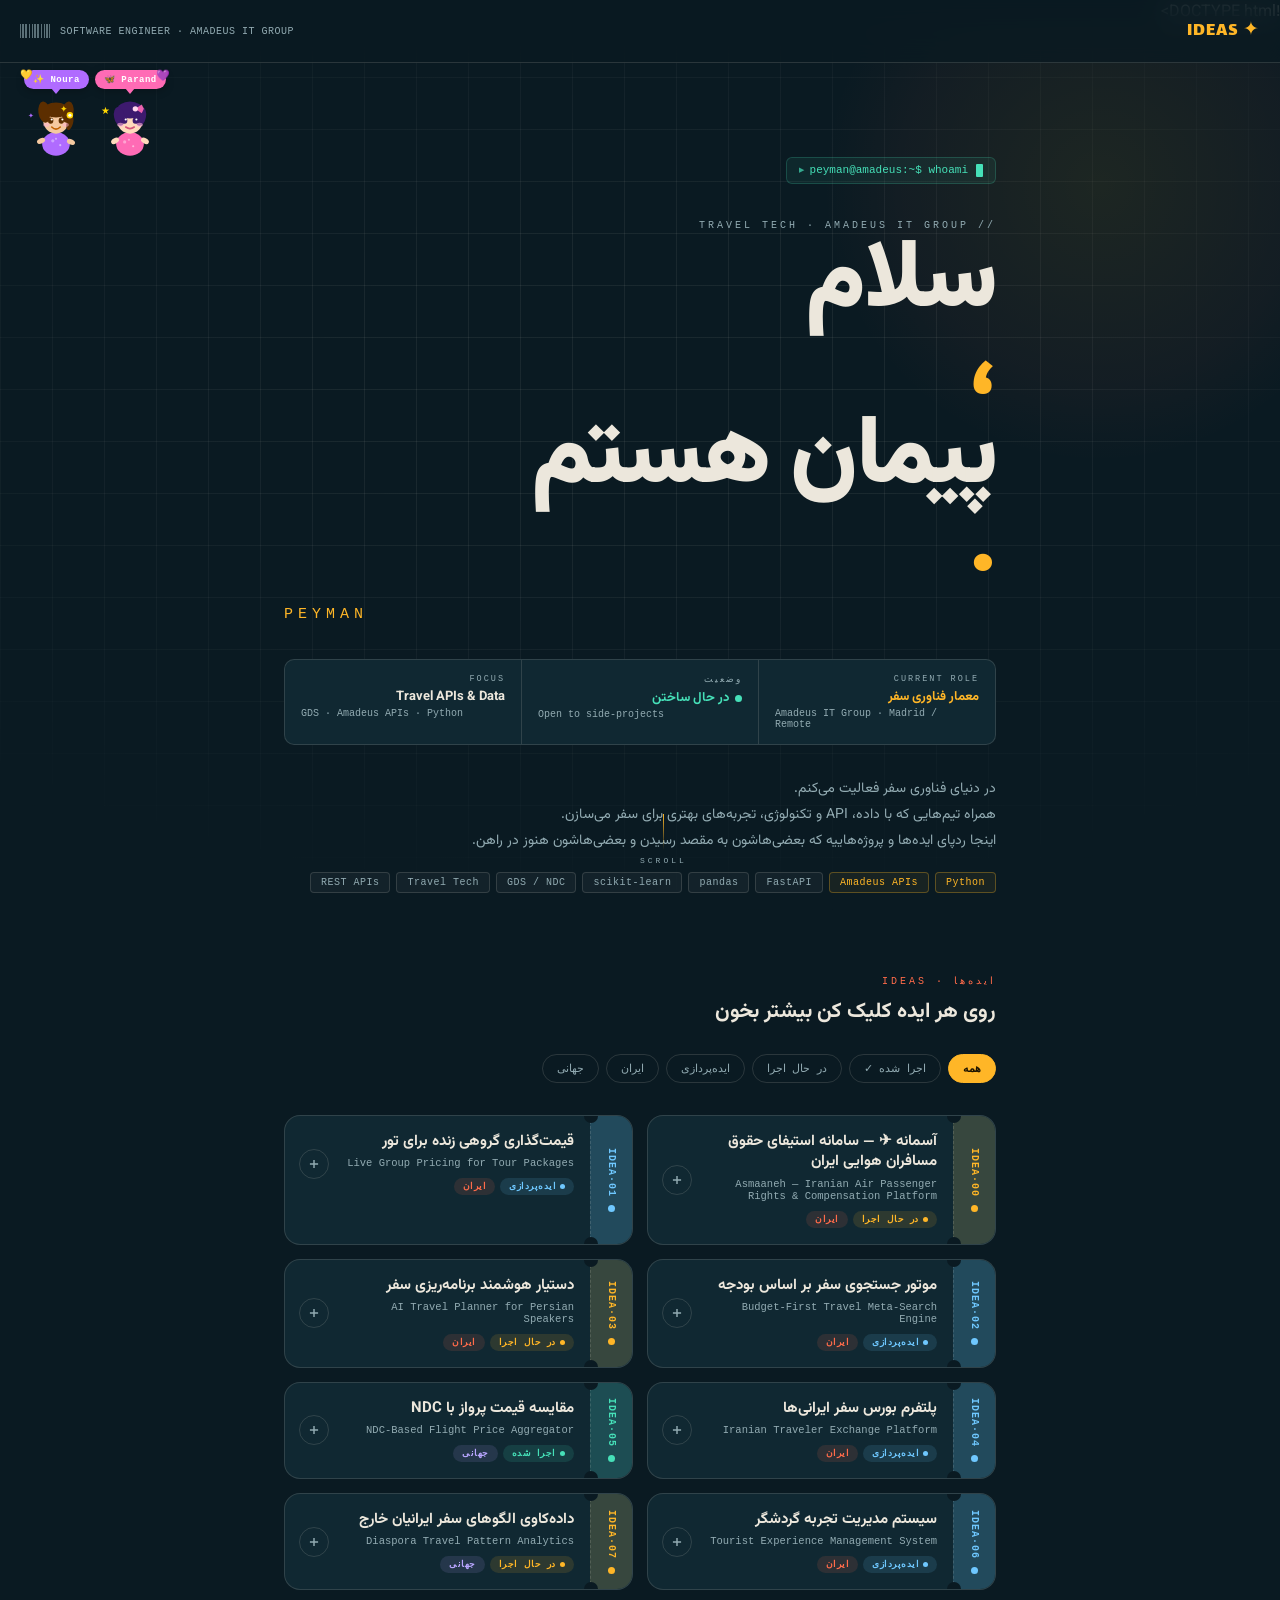
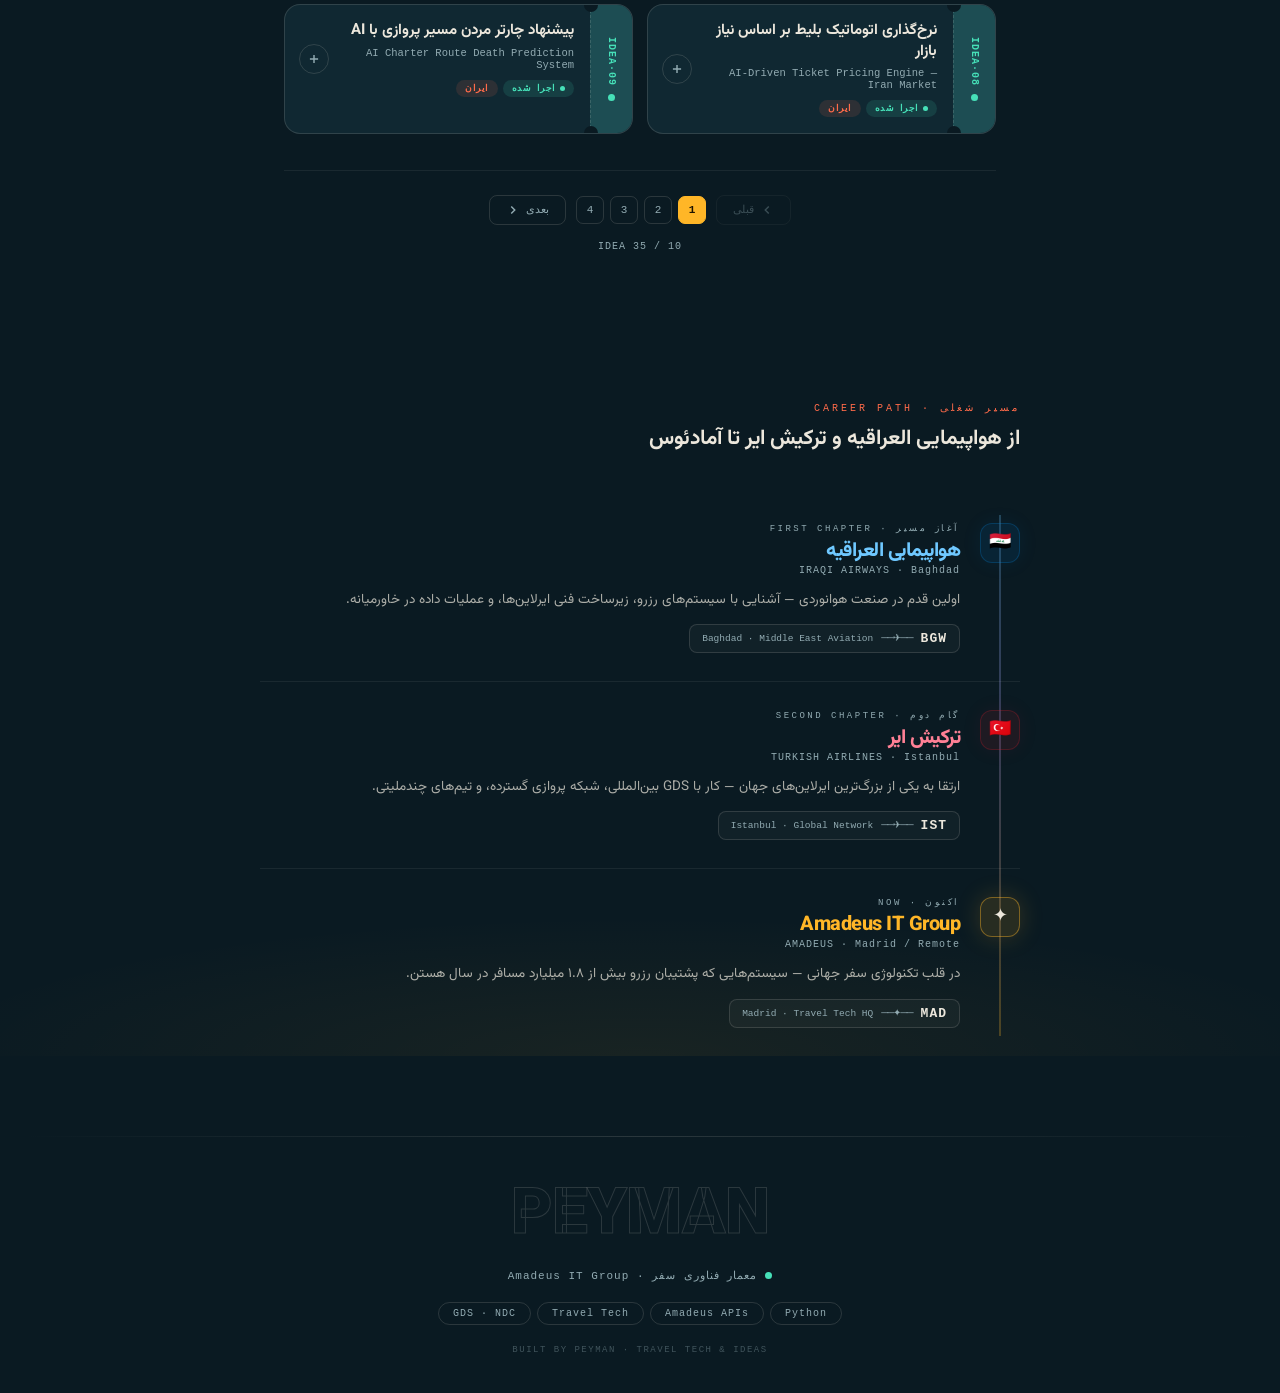
<file: index.html>
!DOCTYPE html>
<html lang="fa" dir="rtl">
<head>
<meta charset="UTF-8">
<meta name="viewport" content="width=device-width, initial-scale=1.0">
<title>سلام ؛ پیمان هستم</title>
<link rel="preconnect" href="https://fonts.bunny.net">
<link href="https://fonts.bunny.net/css?family=vazirmatn:300,400,500,600,700,800,900|lalezar:400|jetbrains-mono:400,500,600,700" rel="stylesheet">
<style>
  *, *::before, *::after { box-sizing: border-box; margin: 0; padding: 0; }

  :root {
    --ink:        #0A1A22;
    --ink-2:      #102832;
    --ink-3:      #163542;
    --paper:      #F2ECDC;
    --paper-ink:  #1C2A22;
    --amber:      #FFB627;
    --coral:      #FF6B4A;
    --mint:       #46E0B8;
    --sky:        #6FC8FF;
    --lavender:   #B9A6FF;
    --text:       #ECE7DC;
    --muted:      #92ABB2;
    --line:       rgba(236,231,220,0.14);
    --line-soft:  rgba(236,231,220,0.07);
  }

  html { scroll-behavior: smooth; }
  body {
    background: var(--ink);
    color: var(--text);
    font-family: 'Vazirmatn', Tahoma, 'Segoe UI', sans-serif;
    min-height: 100vh;
    overflow-x: hidden;
  }
  ::selection { background: var(--amber); color: #1C1300; }
  :focus-visible { outline: 2px solid var(--amber); outline-offset: 3px; border-radius: 4px; }

  .mono { font-family: 'JetBrains Mono', monospace; direction: ltr; unicode-bidi: isolate; }
  .wrap { max-width: 760px; margin: 0 auto; }

  /* NAV */
  nav {
    position: fixed; top: 0; left: 0; right: 0; z-index: 100;
    padding: 16px 20px;
    display: flex; justify-content: space-between; align-items: center;
    background: rgba(10,26,34,0.82);
    backdrop-filter: blur(14px);
    border-bottom: 1px solid var(--line);
  }
  .nav-logo {
    font-family: 'Lalezar', sans-serif; font-size: 19px; letter-spacing: 1px;
    color: var(--amber); display: flex; align-items: center; gap: 8px;
  }
  .nav-right { display: flex; align-items: center; gap: 10px; }
  .nav-role { font-family: 'JetBrains Mono', monospace; font-size: 10px; color: var(--muted); letter-spacing: 0.5px; direction: ltr; }
  .barcode {
    width: 30px; height: 14px;
    background-image: repeating-linear-gradient(90deg,
      var(--muted) 0 1px, transparent 1px 2px,
      var(--muted) 2px 4px, transparent 4px 5px,
      var(--muted) 5px 7px, transparent 7px 9px,
      var(--muted) 9px 10px, transparent 10px 12px);
    opacity: 0.6;
  }

  /* HERO */
  .hero {
    padding: 100px 20px 0; position: relative; overflow: hidden;
    min-height: 100vh; display: flex; align-items: center;
  }
  .hero::before {
    content: ''; position: absolute; inset: 0;
    background-image: linear-gradient(var(--line-soft) 1px, transparent 1px), linear-gradient(90deg, var(--line-soft) 1px, transparent 1px);
    background-size: 52px 52px;
    mask-image: radial-gradient(ellipse 80% 60% at 50% 40%, black 30%, transparent 100%);
    pointer-events: none;
  }
  .hero::after {
    content: ''; position: absolute; top: -120px; right: -100px;
    width: 560px; height: 560px; border-radius: 50%;
    background: radial-gradient(circle, rgba(255,182,39,0.08) 0%, rgba(255,107,74,0.04) 50%, transparent 70%);
    pointer-events: none;
  }
  .hero-inner { position: relative; z-index: 1; width: 100%; padding-bottom: 80px; }

  .hero-terminal {
    display: inline-flex; align-items: center; gap: 8px;
    background: rgba(70,224,184,0.07); border: 1px solid rgba(70,224,184,0.2);
    border-radius: 6px; padding: 6px 12px; margin-bottom: 36px;
    opacity: 0; animation: fade-up 0.4s ease forwards 0.05s;
  }
  .hero-terminal-prompt { font-family: 'JetBrains Mono', monospace; font-size: 11px; color: var(--mint); direction: ltr; display: flex; align-items: center; gap: 6px; }
  .hero-terminal-prompt::before { content: '▶'; font-size: 7px; opacity: 0.7; }
  .hero-terminal-cursor { display: inline-block; width: 7px; height: 13px; background: var(--mint); border-radius: 1px; animation: blink 1s step-end infinite; vertical-align: middle; margin-inline-start: 2px; }

  .hero-name-block { margin-bottom: 10px; }
  .hero-name-label { font-family: 'JetBrains Mono', monospace; font-size: 10px; letter-spacing: 3px; color: var(--muted); text-transform: uppercase; margin-bottom: 8px; opacity: 0; animation: fade-up 0.4s ease forwards 0.1s; }
  .hero-name { font-size: clamp(52px, 14vw, 96px); font-weight: 900; line-height: 0.92; letter-spacing: -2px; color: var(--text); overflow: visible; pointer-events: none; }
  .hero-name-line { display: block; overflow: hidden; pointer-events: none; }
  .hero-name-line span { display: block; opacity: 0; transform: translateY(100%); animation: slide-up 0.65s cubic-bezier(0.16,1,0.3,1) forwards; pointer-events: none; }
  .hero-name-line:nth-child(1) span { animation-delay: 0.18s; }
  .hero-name-en { font-family: 'JetBrains Mono', monospace; font-size: clamp(11px, 2.5vw, 15px); letter-spacing: 5px; color: var(--amber); text-transform: uppercase; direction: ltr; margin-top: 14px; opacity: 0; animation: fade-up 0.5s ease forwards 0.45s; }

  .hero-role-strip {
    display: flex; align-items: stretch; gap: 0; margin: 36px 0 32px;
    border: 1px solid var(--line); border-radius: 10px; background: var(--ink-2); overflow: hidden;
    opacity: 0; animation: fade-up 0.5s ease forwards 0.55s;
  }
  .hero-role-cell { flex: 1; padding: 14px 16px; border-inline-end: 1px solid var(--line); min-width: 0; }
  .hero-role-cell:last-child { border-inline-end: none; }
  .hero-cell-label { font-family: 'JetBrains Mono', monospace; font-size: 8.5px; letter-spacing: 2px; color: var(--muted); text-transform: uppercase; margin-bottom: 5px; }
  .hero-cell-value { font-size: 13px; font-weight: 700; color: var(--text); line-height: 1.3; }
  .hero-cell-value.amber { color: var(--amber); }
  .hero-cell-value.mint { color: var(--mint); display: flex; align-items: center; gap: 6px; }
  .hero-cell-sub { font-family: 'JetBrains Mono', monospace; font-size: 10px; color: var(--muted); margin-top: 2px; direction: ltr; }

  .status-dot-live { display: inline-block; width: 7px; height: 7px; border-radius: 50%; background: var(--mint); flex-shrink: 0; }
  .status-dot-pulse { animation: blink 1.3s ease infinite; }

  .hero-bottom-row { display: flex; align-items: flex-end; gap: 20px; flex-wrap: wrap; opacity: 0; animation: fade-up 0.5s ease forwards 0.7s; }
  .hero-desc { flex: 1; min-width: 200px; font-size: 14px; color: var(--muted); line-height: 1.85; }
  .hero-desc strong { color: var(--text); font-weight: 600; }

  .hero-chips { display: flex; flex-wrap: wrap; gap: 6px; margin-top: 18px; opacity: 0; animation: fade-up 0.5s ease forwards 0.85s; }
  .hero-chip { font-family: 'JetBrains Mono', monospace; font-size: 10px; padding: 4px 10px; border-radius: 4px; background: rgba(255,255,255,0.04); border: 1px solid var(--line); color: var(--muted); letter-spacing: 0.5px; transition: border-color 0.2s, color 0.2s; }
  .hero-chip:hover { border-color: var(--amber); color: var(--amber); }
  .hero-chip.hi { border-color: rgba(255,182,39,0.3); color: var(--amber); background: rgba(255,182,39,0.06); }

  .hero-scroll-hint { position: absolute; bottom: 28px; left: 50%; transform: translateX(-50%); display: flex; flex-direction: column; align-items: center; gap: 6px; opacity: 0; animation: fade-up 0.5s ease forwards 1.1s; }
  .hero-scroll-line { width: 1px; height: 36px; background: linear-gradient(180deg, var(--amber), transparent); animation: scroll-pulse 2s ease infinite; }
  @keyframes scroll-pulse { 0%, 100% { opacity: 0.3; transform: scaleY(1); } 50% { opacity: 1; transform: scaleY(1.1); } }
  .hero-scroll-label { font-family: 'JetBrains Mono', monospace; font-size: 8px; letter-spacing: 3px; color: var(--muted); writing-mode: horizontal-tb; text-transform: uppercase; }

  @keyframes slide-up { to { opacity: 1; transform: translateY(0); } }
  @keyframes fade-up { from { opacity: 0; transform: translateY(10px); } to { opacity: 1; transform: translateY(0); } }
  @keyframes blink { 0%,100% { opacity: 1; } 50% { opacity: 0.25; } }

  /* PARAND & NOURA CHARACTERS */
  .girls-row {
    display: inline-flex; align-items: flex-end; gap: 6px;
    position: fixed;
    top: 70px; left: 24px;
    pointer-events: all;
    z-index: 200;
  }
  .girl-char {
    display: flex; flex-direction: column; align-items: center;
    position: relative; cursor: pointer; user-select: none;
    pointer-events: all;
  }
  .girl-name-tag {
    font-family: 'JetBrains Mono', monospace; font-size: 9px; font-weight: 700;
    color: #fff; padding: 4px 9px; border-radius: 12px;
    margin-bottom: 6px; letter-spacing: 0.5px;
    position: relative; white-space: nowrap;
    opacity: 1;
    box-shadow: 0 2px 8px rgba(0,0,0,0.25);
  }
  /* tail of bubble */
  .girl-name-tag::after {
    content: ''; position: absolute; bottom: -5px; left: 50%; transform: translateX(-50%);
    border-left: 5px solid transparent;
    border-right: 5px solid transparent;
  }
  .girl-char.parand .girl-name-tag { background: #FF6BB5; }
  .girl-char.parand .girl-name-tag::after { border-top: 6px solid #FF6BB5; }
  .girl-char.noura .girl-name-tag { background: #B06BFF; }
  .girl-char.noura .girl-name-tag::after { border-top: 6px solid #B06BFF; }

  .girl-svg { width: 64px; height: 64px; }

  /* Parand bounces gently */
  @keyframes parand-bounce {
    0%,100% { transform: translateY(0) rotate(-2deg); }
    50% { transform: translateY(-6px) rotate(2deg); }
  }
  /* Noura sways */
  @keyframes noura-sway {
    0%,100% { transform: translateY(0) rotate(2deg); }
    50% { transform: translateY(-4px) rotate(-3deg); }
  }
  /* hair ribbon wiggle */
  @keyframes ribbon-wave {
    0%,100% { transform: rotate(-5deg); }
    50% { transform: rotate(8deg); }
  }
  /* star twinkle */
  @keyframes star-pop {
    0%,100% { opacity: 0.6; transform: scale(1); }
    50% { opacity: 1; transform: scale(1.4); }
  }
  /* heart float */
  @keyframes heart-float {
    0% { opacity: 0; transform: translateY(0) scale(0.5); }
    40% { opacity: 1; transform: translateY(-14px) scale(1); }
    100% { opacity: 0; transform: translateY(-26px) scale(0.7); }
  }

  .parand-body { animation: parand-bounce 2.2s ease-in-out infinite; }
  .noura-body { animation: noura-sway 2.8s ease-in-out infinite 0.4s; }
  .girl-ribbon { transform-origin: 50% 100%; animation: ribbon-wave 1.8s ease-in-out infinite; }
  .girl-star { animation: star-pop 1.6s ease-in-out infinite; }
  .girl-star2 { animation: star-pop 1.6s ease-in-out infinite 0.8s; }

  .heart-float {
    position: absolute; top: -2px; right: -4px;
    font-size: 11px; animation: heart-float 2.5s ease-in-out infinite;
    pointer-events: none;
  }
  .heart-float2 {
    position: absolute; top: -2px; left: -4px;
    font-size: 10px; animation: heart-float 2.5s ease-in-out infinite 1.2s;
    pointer-events: none;
  }

  /* IDEAS SECTION */
  .ideas-section { padding: 50px 20px 70px; }
  .section-header { margin-bottom: 26px; }
  .section-eyebrow { font-family: 'JetBrains Mono', monospace; font-size: 10px; letter-spacing: 3px; color: var(--coral); text-transform: uppercase; margin-bottom: 8px; }
  .section-title { font-size: 21px; font-weight: 700; }

  .filter-tabs { display: flex; gap: 7px; margin-bottom: 26px; overflow-x: auto; padding-bottom: 6px; scrollbar-width: none; }
  .filter-tabs::-webkit-scrollbar { display: none; }
  .filter-tab { font-family: 'JetBrains Mono', monospace; font-size: 11px; padding: 7px 14px; border-radius: 100px; border: 1px solid var(--line); color: var(--muted); background: transparent; cursor: pointer; white-space: nowrap; transition: all 0.2s ease; }
  .filter-tab:hover { border-color: var(--amber); color: var(--text); }
  .filter-tab.active { background: var(--amber); border-color: var(--amber); color: #1C1300; font-weight: 600; }
  .filter-tab[data-filter="live"].active { background: var(--mint); border-color: var(--mint); color: #06251D; }
  .filter-tab[data-filter="wip"].active { background: var(--amber); border-color: var(--amber); color: #1C1300; }
  .filter-tab[data-filter="idea"].active { background: var(--sky); border-color: var(--sky); color: #07212F; }
  .filter-tab[data-filter="iran"].active { background: var(--coral); border-color: var(--coral); color: #2A0D04; }
  .filter-tab[data-filter="global"].active { background: var(--lavender); border-color: var(--lavender); color: #1C1233; }

  .ideas-list { display: flex; flex-direction: column; gap: 14px; }

  /* Boarding-pass idea card */
  .idea-card {
    --status-color: var(--sky);
    display: flex; background: var(--ink-2); border: 1px solid var(--line);
    border-radius: 16px; overflow: hidden;
    transition: border-color 0.25s ease, transform 0.25s ease, box-shadow 0.25s ease;
  }
  .idea-card[data-status="live"] { --status-color: var(--mint); }
  .idea-card[data-status="wip"]  { --status-color: var(--amber); }
  .idea-card[data-status="idea"] { --status-color: var(--sky); }
  .idea-card:hover { border-color: var(--status-color); transform: translateY(-2px); box-shadow: 0 10px 28px -14px rgba(0,0,0,0.55); }
  .idea-card.open { border-color: var(--status-color); }

  .idea-stub {
    flex: 0 0 42px;
    background: color-mix(in srgb, var(--status-color) 14%, var(--ink-3));
    display: flex; flex-direction: column; align-items: center; justify-content: center; gap: 8px;
    position: relative; border-inline-end: 1px dashed var(--line);
  }
  .idea-stub::before, .idea-stub::after {
    content: ""; position: absolute; inset-inline-end: -7px; width: 14px; height: 14px;
    background: var(--ink); border-radius: 50%;
  }
  .idea-stub::before { top: -7px; }
  .idea-stub::after { bottom: -7px; }
  .stub-code { font-family: 'JetBrains Mono', monospace; font-size: 10px; font-weight: 600; color: var(--status-color); writing-mode: vertical-rl; text-orientation: mixed; letter-spacing: 1px; }
  .stub-dot { width: 7px; height: 7px; border-radius: 50%; background: var(--status-color); flex-shrink: 0; }
  .stub-dot.pulse { animation: blink 1.2s ease infinite; }

  .idea-main { flex: 1; min-width: 0; }
  .idea-header { padding: 16px 16px 16px 14px; display: flex; align-items: center; gap: 12px; cursor: pointer; user-select: none; }
  .idea-meta { flex: 1; min-width: 0; }
  .idea-title { font-size: 15px; font-weight: 700; line-height: 1.35; margin-bottom: 5px; }
  .idea-title-en { font-family: 'JetBrains Mono', monospace; font-size: 10.5px; color: var(--muted); }
  .idea-badges { display: flex; flex-wrap: wrap; gap: 5px; margin-top: 9px; }

  .badge { display: inline-flex; align-items: center; gap: 4px; font-family: 'JetBrains Mono', monospace; font-size: 9px; letter-spacing: 0.5px; padding: 3px 9px; border-radius: 100px; font-weight: 600; text-transform: uppercase; }
  .badge-dot { width: 5px; height: 5px; border-radius: 50%; display: inline-block; }
  .badge-live { background: rgba(70,224,184,0.12); color: var(--mint); }
  .badge-live .badge-dot { background: var(--mint); }
  .badge-wip { background: rgba(255,182,39,0.12); color: var(--amber); }
  .badge-wip .badge-dot { background: var(--amber); animation: blink 1s ease infinite; }
  .badge-idea { background: rgba(111,200,255,0.12); color: var(--sky); }
  .badge-idea .badge-dot { background: var(--sky); }
  .badge-iran { background: rgba(255,107,74,0.12); color: var(--coral); }
  .badge-global { background: rgba(185,166,255,0.12); color: var(--lavender); }
  .badge-amadeus { background: rgba(255,182,39,0.12); color: var(--amber); }
  .badge-turkish { background: rgba(255,128,149,0.12); color: #FF8095; }
  .badge-research { background: rgba(70,224,184,0.10); color: var(--mint); }

  .idea-toggle { width: 30px; height: 30px; border-radius: 50%; border: 1px solid var(--line); display: flex; align-items: center; justify-content: center; flex-shrink: 0; transition: all 0.3s ease; color: var(--muted); }
  .idea-card.open .idea-toggle { background: var(--status-color); border-color: var(--status-color); color: #0A1A22; transform: rotate(45deg); }
  .idea-toggle svg { width: 14px; height: 14px; }

  .idea-body { display: grid; grid-template-rows: 0fr; transition: grid-template-rows 0.4s cubic-bezier(0.16,1,0.3,1); }
  .idea-body.open { grid-template-rows: 1fr; }
  .idea-body-inner { overflow: hidden; min-height: 0; padding: 0 16px 0 14px; }
  .idea-body.open .idea-body-inner { padding-bottom: 20px; padding-top: 16px; border-top: 1px solid var(--line-soft); }
  .idea-body-text { font-size: 13.5px; line-height: 1.85; color: rgba(236,231,220,0.82); margin-bottom: 13px; }
  .idea-body-en { font-family: 'JetBrains Mono', monospace; font-size: 11.5px; color: var(--muted); line-height: 1.7; padding-top: 12px; border-top: 1px solid var(--line-soft); direction: ltr; text-align: left; }

  /* PAGINATION */
  .pagination-wrap {
    display: flex; align-items: center; justify-content: center;
    gap: 10px; margin-top: 36px; padding-top: 24px;
    border-top: 1px solid var(--line-soft);
  }
  .page-info {
    font-family: 'JetBrains Mono', monospace; font-size: 11px; color: var(--muted);
    padding: 0 8px;
  }
  .page-btn {
    font-family: 'JetBrains Mono', monospace; font-size: 11px;
    padding: 7px 16px; border-radius: 8px; border: 1px solid var(--line);
    color: var(--muted); background: transparent; cursor: pointer;
    transition: all 0.2s ease; display: flex; align-items: center; gap: 6px;
  }
  .page-btn:hover:not(:disabled) { border-color: var(--amber); color: var(--amber); }
  .page-btn:disabled { opacity: 0.35; cursor: not-allowed; }
  .page-dots {
    display: flex; gap: 6px; align-items: center;
  }
  .page-dot {
    width: 28px; height: 28px; border-radius: 7px; border: 1px solid var(--line);
    background: transparent; color: var(--muted);
    font-family: 'JetBrains Mono', monospace; font-size: 11px;
    cursor: pointer; transition: all 0.2s ease; display: flex; align-items: center; justify-content: center;
  }
  .page-dot:hover { border-color: var(--amber); color: var(--amber); }
  .page-dot.active { background: var(--amber); border-color: var(--amber); color: #1C1300; font-weight: 700; }

  /* AMADEUS TEAM BANNER */
  .amadeus-team-banner { margin: 26px 0 0; opacity: 0; animation: fade-up 0.6s ease forwards 0.45s; }
  .amadeus-team-inner {
    display: flex; align-items: center; gap: 14px;
    background: linear-gradient(135deg, rgba(255,182,39,0.08) 0%, rgba(255,107,74,0.06) 100%);
    border: 1px solid rgba(255,182,39,0.35); border-radius: 14px; padding: 14px 18px;
    position: relative; overflow: hidden;
  }
  .amadeus-team-inner::before { content: ''; position: absolute; left: 0; top: 0; bottom: 0; width: 4px; background: linear-gradient(180deg, var(--amber) 0%, var(--coral) 100%); border-radius: 4px 0 0 4px; }
  .amadeus-team-inner::after { content: 'AMADEUS'; position: absolute; left: 50%; top: 50%; transform: translate(-50%,-50%); font-family: 'JetBrains Mono', monospace; font-size: 52px; font-weight: 700; letter-spacing: 8px; color: rgba(255,182,39,0.04); pointer-events: none; white-space: nowrap; }
  .amadeus-logo-mark { width: 38px; height: 38px; flex-shrink: 0; background: linear-gradient(135deg, var(--amber), var(--coral)); border-radius: 10px; display: flex; align-items: center; justify-content: center; font-family: 'JetBrains Mono', monospace; font-size: 14px; font-weight: 700; color: #1C1300; box-shadow: 0 4px 14px rgba(255,182,39,0.3); position: relative; z-index: 1; }
  .amadeus-team-text { flex: 1; position: relative; z-index: 1; }
  .amadeus-team-label { font-family: 'JetBrains Mono', monospace; font-size: 9px; letter-spacing: 2.5px; color: var(--amber); text-transform: uppercase; margin-bottom: 3px; }
  .amadeus-team-title { font-size: 14.5px; font-weight: 700; color: var(--text); line-height: 1.3; }
  .amadeus-team-subtitle { font-size: 11.5px; color: var(--muted); margin-top: 2px; line-height: 1.5; }
  .amadeus-team-pill { flex-shrink: 0; position: relative; z-index: 1; display: inline-flex; align-items: center; gap: 5px; background: rgba(255,182,39,0.12); border: 1px solid rgba(255,182,39,0.3); border-radius: 100px; padding: 5px 12px; font-family: 'JetBrains Mono', monospace; font-size: 9.5px; font-weight: 600; color: var(--amber); letter-spacing: 0.5px; }
  .amadeus-team-pill-dot { width: 6px; height: 6px; border-radius: 50%; background: var(--mint); animation: blink 1.4s ease infinite; }

  /* CAREER SECTION */
  .career-section { padding: 80px 20px 0; position: relative; overflow: hidden; }
  .career-section::before { content: ''; position: absolute; bottom: 0; left: -100px; right: -100px; height: 400px; background: radial-gradient(ellipse 70% 50% at 50% 100%, rgba(255,182,39,0.06) 0%, transparent 70%); pointer-events: none; }
  .career-flights { display: flex; flex-direction: column; gap: 0; position: relative; margin-top: 40px; }
  .career-flights::before { content: ''; position: absolute; right: 19px; top: 20px; bottom: 20px; width: 2px; background: linear-gradient(180deg, var(--sky) 0%, var(--lavender) 40%, var(--amber) 100%); opacity: 0.25; }
  .flight-card { display: flex; gap: 20px; align-items: flex-start; padding: 28px 0; border-bottom: 1px solid var(--line-soft); opacity: 0; transform: translateX(20px); transition: opacity 0.6s ease, transform 0.6s ease; }
  .flight-card.visible { opacity: 1; transform: translateX(0); }
  .flight-card:last-child { border-bottom: none; }
  .flight-node { width: 40px; height: 40px; border-radius: 12px; flex-shrink: 0; display: flex; align-items: center; justify-content: center; font-size: 18px; position: relative; z-index: 1; }
  .fn-iraqi { background: rgba(0,130,220,0.1); border: 1.5px solid rgba(0,130,220,0.25); box-shadow: 0 0 20px rgba(0,130,220,0.08); }
  .fn-turkish { background: rgba(210,30,45,0.1); border: 1.5px solid rgba(210,30,45,0.25); box-shadow: 0 0 20px rgba(210,30,45,0.08); }
  .fn-amadeus { background: rgba(255,182,39,0.12); border: 1.5px solid rgba(255,182,39,0.4); box-shadow: 0 0 24px rgba(255,182,39,0.18); animation: pulse-glow 2.5s ease infinite; }
  @keyframes pulse-glow { 0%, 100% { box-shadow: 0 0 24px rgba(255,182,39,0.18); } 50% { box-shadow: 0 0 36px rgba(255,182,39,0.35); } }
  .flight-content { flex: 1; min-width: 0; }
  .flight-phase { font-family: 'JetBrains Mono', monospace; font-size: 9px; letter-spacing: 2.5px; color: var(--muted); text-transform: uppercase; margin-bottom: 6px; }
  .flight-company { font-size: 20px; font-weight: 800; line-height: 1.1; margin-bottom: 3px; letter-spacing: -0.5px; }
  .fc-iraqi { color: var(--sky); }
  .fc-turkish { color: #FF8095; }
  .fc-amadeus { color: var(--amber); }
  .flight-company-en { font-family: 'JetBrains Mono', monospace; font-size: 10px; color: var(--muted); letter-spacing: 1px; margin-bottom: 12px; }
  .flight-desc { font-size: 13.5px; color: rgba(236,231,220,0.72); line-height: 1.8; margin-bottom: 12px; }
  .flight-route { display: inline-flex; align-items: center; gap: 8px; background: rgba(255,255,255,0.03); border: 1px solid var(--line); border-radius: 8px; padding: 6px 12px; }
  .fr-code { font-family: 'JetBrains Mono', monospace; font-size: 13px; font-weight: 700; color: var(--text); letter-spacing: 1px; }
  .fr-sep { font-size: 10px; color: var(--muted); direction: ltr; letter-spacing: -1px; }
  .fr-label { font-family: 'JetBrains Mono', monospace; font-size: 9.5px; color: var(--muted); }

  /* FOOTER */
  footer { margin-top: 80px; padding: 0 20px 0; position: relative; overflow: hidden; }
  .footer-divider { height: 1px; background: linear-gradient(90deg, transparent, var(--line), transparent); margin-bottom: 48px; }
  .footer-inner { display: flex; flex-direction: column; align-items: center; gap: 20px; padding-bottom: 48px; }
  .footer-name { font-size: clamp(36px, 10vw, 64px); font-weight: 900; letter-spacing: -1px; color: transparent; -webkit-text-stroke: 1px rgba(236,231,220,0.15); line-height: 1; user-select: none; }
  .footer-status { display: flex; align-items: center; gap: 8px; font-family: 'JetBrains Mono', monospace; font-size: 11px; color: var(--muted); letter-spacing: 1px; }
  .footer-links { display: flex; gap: 6px; flex-wrap: wrap; justify-content: center; }
  .footer-link { font-family: 'JetBrains Mono', monospace; font-size: 10px; padding: 5px 14px; border-radius: 100px; border: 1px solid var(--line); color: var(--muted); text-decoration: none; letter-spacing: 1px; transition: border-color 0.2s, color 0.2s; }
  .footer-link:hover { border-color: var(--amber); color: var(--amber); }
  .footer-copy { font-family: 'JetBrains Mono', monospace; font-size: 9px; color: rgba(146,171,178,0.4); letter-spacing: 1.5px; text-transform: uppercase; }

  @keyframes pulse-ring { 0% { transform: scale(1); opacity: 0.7; } 70% { transform: scale(1.18); opacity: 0; } 100% { transform: scale(1.18); opacity: 0; } }

  @media (prefers-reduced-motion: reduce) { *, *::before, *::after { animation-duration: 0.01ms !important; animation-iteration-count: 1 !important; } }

  @media (min-width: 760px) {
    .hero, .ideas-section { padding-left: 0; padding-right: 0; }
    .hero { padding: 100px 0 0; }
    .hero .wrap, .ideas-section .wrap { padding: 0 24px; }
    .ideas-list { display: grid; grid-template-columns: 1fr 1fr; gap: 14px; }
    .hero-role-strip { flex-direction: row; }
  }
</style>
</head>
<body>

<nav>
  <div class="nav-logo">✦ IDEAS</div>
  <div class="nav-right">
    <span class="nav-role">SOFTWARE ENGINEER · AMADEUS IT GROUP</span>
    <span class="barcode"></span>
  </div>
</nav>

<section class="hero">
  <div class="wrap hero-inner">
    <div class="hero-terminal">
      <span class="hero-terminal-prompt">peyman@amadeus:~$ whoami<span class="hero-terminal-cursor"></span></span>
    </div>
    <span class="girls-row" style="position:fixed; top:70px; left:24px; z-index:200; pointer-events:all;">
          <!-- Parand -->
          <span class="girl-char parand" onclick="openGirlBox('parand')" style="cursor:pointer;">
            <span class="girl-name-tag">Parand 🦋</span>
            <span class="heart-float">💜</span>
            <svg class="girl-svg parand-body" viewBox="0 0 54 60" fill="none" xmlns="http://www.w3.org/2000/svg">
              <ellipse cx="27" cy="46" rx="13" ry="11" fill="#FF6BB5"/>
              <circle cx="22" cy="44" r="1.5" fill="#FFB3D9" opacity="0.8"/>
              <circle cx="30" cy="48" r="1" fill="#FFD6EC" opacity="0.7"/>
              <circle cx="26" cy="42" r="1" fill="#FFD6EC" opacity="0.6"/>
              <ellipse cx="13" cy="43" rx="4" ry="2.5" fill="#FFDABC" transform="rotate(-30 13 43)"/>
              <ellipse cx="41" cy="43" rx="4" ry="2.5" fill="#FFDABC" transform="rotate(30 41 43)"/>
              <rect x="24" y="30" width="6" height="6" rx="3" fill="#FFDABC"/>
              <circle cx="27" cy="24" r="12" fill="#FFDABC"/>
              <ellipse cx="27" cy="14" rx="12" ry="8" fill="#3D1A6E"/>
              <ellipse cx="17" cy="20" rx="5" ry="9" fill="#3D1A6E" transform="rotate(-10 17 20)"/>
              <ellipse cx="37" cy="20" rx="5" ry="9" fill="#3D1A6E" transform="rotate(10 37 20)"/>
              <g class="girl-ribbon" transform-origin="32 13">
                <polygon points="32,13 38,9 40,13 38,17" fill="#FF6BB5" opacity="0.9"/>
                <circle cx="32" cy="13" r="2.5" fill="#FFD6EC"/>
              </g>
              <ellipse cx="22" cy="24" rx="2.5" ry="3" fill="#3D1A6E"/>
              <ellipse cx="32" cy="24" rx="2.5" ry="3" fill="#3D1A6E"/>
              <circle cx="23" cy="23" r="1" fill="white"/>
              <circle cx="33" cy="23" r="1" fill="white"/>
              <ellipse cx="18" cy="28" rx="3" ry="2" fill="#FFB3D9" opacity="0.6"/>
              <ellipse cx="36" cy="28" rx="3" ry="2" fill="#FFB3D9" opacity="0.6"/>
              <path d="M23 30 Q27 33 31 30" stroke="#D4547A" stroke-width="1.5" stroke-linecap="round" fill="none"/>
              <text class="girl-star" x="8" y="18" font-size="9" fill="#FFD700">★</text>
            </svg>
          </span>
          <!-- Noura -->
          <span class="girl-char noura" onclick="openGirlBox('noura')" style="cursor:pointer;">
            <span class="girl-name-tag">Noura ✨</span>
            <span class="heart-float2">💛</span>
            <svg class="girl-svg noura-body" viewBox="0 0 54 60" fill="none" xmlns="http://www.w3.org/2000/svg">
              <ellipse cx="27" cy="46" rx="13" ry="11" fill="#B06BFF"/>
              <circle cx="24" cy="43" r="1.5" fill="#D4B0FF" opacity="0.8"/>
              <circle cx="31" cy="47" r="1" fill="#EAD6FF" opacity="0.7"/>
              <circle cx="27" cy="41" r="1" fill="#EAD6FF" opacity="0.6"/>
              <ellipse cx="13" cy="43" rx="4" ry="2.5" fill="#F5C9A0" transform="rotate(-25 13 43)"/>
              <ellipse cx="41" cy="44" rx="4" ry="2.5" fill="#F5C9A0" transform="rotate(25 41 44)"/>
              <rect x="24" y="30" width="6" height="6" rx="3" fill="#F5C9A0"/>
              <circle cx="27" cy="24" r="12" fill="#F5C9A0"/>
              <ellipse cx="27" cy="14" rx="12" ry="7" fill="#5C2E00"/>
              <ellipse cx="16" cy="16" rx="5.5" ry="10" fill="#5C2E00" transform="rotate(-8 16 16)"/>
              <ellipse cx="38" cy="16" rx="5.5" ry="10" fill="#5C2E00" transform="rotate(8 38 16)"/>
              <ellipse cx="40" cy="26" rx="3" ry="7" fill="#5C2E00" transform="rotate(15 40 26)"/>
              <circle cx="40" cy="19" r="3" fill="#FFD700"/>
              <circle cx="40" cy="19" r="1.5" fill="#FFF"/>
              <ellipse cx="22" cy="24" rx="2.5" ry="3" fill="#5C2E00"/>
              <ellipse cx="32" cy="24" rx="2.5" ry="3" fill="#5C2E00"/>
              <circle cx="23" cy="23" r="1" fill="white"/>
              <circle cx="33" cy="23" r="1" fill="white"/>
              <ellipse cx="18" cy="28" rx="3" ry="2" fill="#FFB3D9" opacity="0.5"/>
              <ellipse cx="36" cy="28" rx="3" ry="2" fill="#FFB3D9" opacity="0.5"/>
              <path d="M23 30 Q27 34 31 30" stroke="#C06000" stroke-width="1.5" stroke-linecap="round" fill="none"/>
              <text class="girl-star2" x="38" y="16" font-size="8" fill="#FFD700">✦</text>
              <text class="girl-star" x="6" y="22" font-size="7" fill="#B06BFF">✦</text>
            </svg>
          </span>
        </span>
      <div class="hero-name-block">
      <div class="hero-name-label">// travel tech · amadeus it group</div>
      <div class="hero-name" style="position:relative;">
        <span class="hero-name-line"><span>سلام<span style="color: var(--amber);">،</span></span></span>
        <span class="hero-name-line"><span>پیمان هستم<span style="color: var(--amber);">.</span></span></span>
      </div>
      <div class="hero-name-en">PEYMAN</div>
    </div>
    <div class="hero-role-strip">
      <div class="hero-role-cell">
        <div class="hero-cell-label">Current Role</div>
        <div class="hero-cell-value amber">معمار فناوری سفر</div>
        <div class="hero-cell-sub">Amadeus IT Group · Madrid / Remote</div>
      </div>
      <div class="hero-role-cell">
        <div class="hero-cell-label">وضعیت</div>
        <div class="hero-cell-value mint"><span class="status-dot-live status-dot-pulse"></span>در حال ساختن</div>
        <div class="hero-cell-sub">Open to side-projects</div>
      </div>
      <div class="hero-role-cell">
        <div class="hero-cell-label">Focus</div>
        <div class="hero-cell-value">Travel APIs &amp; Data</div>
        <div class="hero-cell-sub">GDS · Amadeus APIs · Python</div>
      </div>
    </div>
    <div class="hero-bottom-row">
      <p class="hero-desc">
در دنیای فناوری سفر فعالیت می‌کنم.<br>
همراه تیم‌هایی که با داده، API و تکنولوژی، تجربه‌های بهتری برای سفر می‌سازن.<br>
اینجا ردپای ایده‌ها و پروژه‌هاییه که بعضی‌هاشون به مقصد رسیدن و بعضی‌هاشون هنوز در راهن.
      </p>
    </div>
    <div class="hero-chips">
      <span class="hero-chip hi">Python</span>
      <span class="hero-chip hi">Amadeus APIs</span>
      <span class="hero-chip">FastAPI</span>
      <span class="hero-chip">pandas</span>
      <span class="hero-chip">scikit-learn</span>
      <span class="hero-chip">GDS / NDC</span>
      <span class="hero-chip">Travel Tech</span>
      <span class="hero-chip">REST APIs</span>
    </div>
    <div class="hero-scroll-hint">
      <div class="hero-scroll-line"></div>
      <span class="hero-scroll-label">scroll</span>
    </div>
  </div>
</section>

<section class="ideas-section">
  <div class="wrap">
    <div class="section-header">
      <div class="section-eyebrow">ایده‌ها · Ideas</div>
      <h2 class="section-title">روی هر ایده کلیک کن بیشتر بخون</h2>
    </div>

    <div class="filter-tabs">
      <button class="filter-tab active" data-filter="all" onclick="filterIdeas('all', this)">همه</button>
      <button class="filter-tab" data-filter="live" onclick="filterIdeas('live', this)">اجرا شده ✓</button>
      <button class="filter-tab" data-filter="wip" onclick="filterIdeas('wip', this)">در حال اجرا</button>
      <button class="filter-tab" data-filter="idea" onclick="filterIdeas('idea', this)">ایده‌پردازی</button>
      <button class="filter-tab" data-filter="iran" onclick="filterIdeas('iran', this)">ایران</button>
      <button class="filter-tab" data-filter="global" onclick="filterIdeas('global', this)">جهانی</button>
    </div>

    <div class="ideas-list" id="ideas-list">
      <!-- PAGE 1 -->

      <div class="idea-card" data-status="wip" data-geo="iran" data-page="1">
        <div class="idea-stub"><span class="stub-code mono">IDEA·00</span><span class="stub-dot pulse"></span></div>
        <div class="idea-main">
          <div class="idea-header" onclick="toggleCard(this.parentElement.parentElement)">
            <div class="idea-meta">
              <div class="idea-title">آسمانه ✈ — سامانه استیفای حقوق مسافران هوایی ایران</div>
              <div class="idea-title-en">Asmaaneh — Iranian Air Passenger Rights &amp; Compensation Platform</div>
              <div class="idea-badges">
                <span class="badge badge-wip"><span class="badge-dot"></span>در حال اجرا</span>
                <span class="badge badge-iran">ایران</span>
              </div>
            </div>
            <div class="idea-toggle"><svg viewBox="0 0 24 24" fill="none" stroke="currentColor" stroke-width="2.5"><line x1="12" y1="5" x2="12" y2="19"/><line x1="5" y1="12" x2="19" y2="12"/></svg></div>
          </div>
          <div class="idea-body"><div class="idea-body-inner">
            <p class="idea-body-text">هر ساله میلیون‌ها مسافر ایرانی به دلیل تأخیر، لغو پرواز یا ممانعت از پرواز، حق قانونی دارند غرامت دریافت کنند — اما اغلب از این حق بی‌خبرند یا توان پیگیری اداری ندارند. آسمانه اولین سامانه‌ی تخصصی احقاق حقوق مسافران هوایی ایران است: مسافر شماره پرواز، تاریخ و مدت تأخیر را وارد می‌کند؛ سامانه طبق منشور حقوق مسافران ایران (مصوب ۱۴۰۱) میزان غرامت قابل مطالبه را محاسبه می‌کند — تأخیر ۲ تا ۵ ساعت: ۳۰٪ قیمت بلیت، بیش از ۵ ساعت: ۱۰۰٪، لغو پرواز: ۱۰۰٪ + اسکان. تیم حقوقی آسمانه کل فرآیند مذاکره و پیگیری با ایرلاین را به عهده می‌گیرد؛ کارمزد تنها در صورت موفقیت و از محل همان غرامت کسر می‌شود. الهام گرفته از مدل جهانی AirHelp — اما کاملاً بومی، با قوانین ایران، و ساخته‌شده برای بازاری که هنوز هیچ بازیگری در آن نیست. موکاپ سایت کامل طراحی شده و در مرحله ساخت MVP است.</p>
            <p class="idea-body-en">Asmaaneh ("sky" in Persian) is Iran's first dedicated air passenger rights and compensation recovery platform — a localized equivalent of AirHelp built specifically for the Iranian aviation market, where millions of passengers annually forfeit compensation they're legally entitled to due to lack of awareness and bureaucratic friction.

Core mechanic: passenger enters flight number, date, and delay duration; the platform computes claimable compensation under Iran's Air Passenger Rights Charter (approved 1401/2022): 2–5hr delay → 30% of base fare; 5hr+ delay → 100%; flight cancellation → 100% refund + hotel + ground transport. Platform handles all document prep and negotiation with the airline. Fee model: success-only commission — zero upfront cost to passenger.

Technical stack: Django REST + React (RTL, Persian-first) + Celery + PostgreSQL + Kavenegar SMS. Case state machine: intake → document collection → airline negotiation → legal escalation → payout. Legal escalation: partner law firm files formal complaint with the Civil Aviation Organization if airline refuses.

Market gap: AirHelp does not operate in Iran. No domestic competitor exists. 50M+ domestic passenger trips annually, chronically high delay rates. Claim window: up to 6 months post-flight. Status: UI/UX mockup complete, MVP in development.</p>
          </div></div>
        </div>
      </div>

      <div class="idea-card" data-status="idea" data-geo="iran" data-page="1">
        <div class="idea-stub"><span class="stub-code mono">IDEA·01</span><span class="stub-dot pulse"></span></div>
        <div class="idea-main">
          <div class="idea-header" onclick="toggleCard(this.parentElement.parentElement)">
            <div class="idea-meta">
              <div class="idea-title">قیمت‌گذاری گروهی زنده برای تور</div>
              <div class="idea-title-en">Live Group Pricing for Tour Packages</div>
              <div class="idea-badges">
                <span class="badge badge-idea"><span class="badge-dot"></span>ایده‌پردازی</span>
                <span class="badge badge-iran">ایران</span>
              </div>
            </div>
            <div class="idea-toggle"><svg viewBox="0 0 24 24" fill="none" stroke="currentColor" stroke-width="2.5"><line x1="12" y1="5" x2="12" y2="19"/><line x1="5" y1="12" x2="19" y2="12"/></svg></div>
          </div>
          <div class="idea-body"><div class="idea-body-inner">
            <p class="idea-body-text">یه مکانیزم قیمت‌گذاری پلکانی زنده برای تورهای گروهی: هرچقدر آدم‌های بیشتری ثبت‌نام کنن، قیمت برای <b>همه</b> — حتی کسایی که زودتر خریدن — پایین‌تر میاد. تفاوت قیمت خودکار به کیف‌پول مشتری برگشت می‌خوره. این مدل هم انگیزه ورود زودتر رو ایجاد می‌کنه، هم حس جمعی و اشتراک‌گذاری رو. مثال: کویر مرنجاب — ۱-۹ نفر: ۵M ت، ۱۰-۱۹ نفر: ۴.۷M ت، ۲۰-۲۹ نفر: ۴.۴M ت، ۳۰+ نفر: ۴.۰M ت.</p>
            <p class="idea-body-en">A live tiered pricing engine for tour packages: as more people register, the price drops for everyone — including early buyers who get an automatic wallet refund. This creates dual incentives: early booking (lock in your seat) and social sharing (more friends = cheaper for all). The UI shows a real-time group meter with tier milestones, current registrant count, and a "X more people until next tier" nudge. Stack: React front-end, Python backend, wallet/refund logic via payment gateway webhooks.</p>
          </div></div>
        </div>
      </div>

      <div class="idea-card" data-status="idea" data-geo="iran" data-page="1">
        <div class="idea-stub"><span class="stub-code mono">IDEA·02</span><span class="stub-dot"></span></div>
        <div class="idea-main">
          <div class="idea-header" onclick="toggleCard(this.parentElement.parentElement)">
            <div class="idea-meta">
              <div class="idea-title">موتور جستجوی سفر بر اساس بودجه</div>
              <div class="idea-title-en">Budget-First Travel Meta-Search Engine</div>
              <div class="idea-badges">
                <span class="badge badge-idea"><span class="badge-dot"></span>ایده‌پردازی</span>
                <span class="badge badge-iran">ایران</span>
              </div>
            </div>
            <div class="idea-toggle"><svg viewBox="0 0 24 24" fill="none" stroke="currentColor" stroke-width="2.5"><line x1="12" y1="5" x2="12" y2="19"/><line x1="5" y1="12" x2="19" y2="12"/></svg></div>
          </div>
          <div class="idea-body"><div class="idea-body-inner">
            <p class="idea-body-text">به‌جای ساخت دیتابیس بسته خودش، این موتور دقیقاً مثل یه سرچ‌انجین عمل می‌کنه: کاربر فقط بودجه کل، تعداد مسافر و تعداد شب رو وارد می‌کنه؛ سیستم هم‌زمان روی همه‌ی سایت‌های آژانس‌های ایرانی (علی‌بابا، فلایتیو، اسنپ‌تریپ، مقصد و...) جستجو می‌کنه، قیمت بلیط + هتل رو جمع می‌بنده، و فقط مقصدهایی رو نشون می‌ده که واقعاً با اون بودجه جور درمیاد — بدون نگه‌داشتن داده‌ی خودش، فقط یه لایه جستجو و مقایسه روی سایت‌های موجود.</p>
            <p class="idea-body-en">A pure meta-search layer, not a closed dataset: user enters total budget, traveler count, and nights. The engine queries Iranian agency sites in real time (Alibaba.ir, Flytoday, Snapptrip, Mosafer, etc.), aggregates flight + hotel pricing per route, and surfaces only destinations that fit within budget. Closest global parallels — Elude and Wander (budget-in, destinations-out) — but neither indexes the Iranian agency ecosystem or aggregates beyond their own inventory.</p>
          </div></div>
        </div>
      </div>

      <div class="idea-card" data-status="wip" data-geo="iran" data-page="1">
        <div class="idea-stub"><span class="stub-code mono">IDEA·03</span><span class="stub-dot pulse"></span></div>
        <div class="idea-main">
          <div class="idea-header" onclick="toggleCard(this.parentElement.parentElement)">
            <div class="idea-meta">
              <div class="idea-title">دستیار هوشمند برنامه‌ریزی سفر</div>
              <div class="idea-title-en">AI Travel Planner for Persian Speakers</div>
              <div class="idea-badges">
                <span class="badge badge-wip"><span class="badge-dot"></span>در حال اجرا</span>
                <span class="badge badge-iran">ایران</span>
              </div>
            </div>
            <div class="idea-toggle"><svg viewBox="0 0 24 24" fill="none" stroke="currentColor" stroke-width="2.5"><line x1="12" y1="5" x2="12" y2="19"/><line x1="5" y1="12" x2="19" y2="12"/></svg></div>
          </div>
          <div class="idea-body"><div class="idea-body-inner">
            <p class="idea-body-text">یه چت‌بات فارسی که با استفاده از Amadeus API و مدل‌های زبانی بزرگ، برنامه سفر شخصی‌سازی‌شده میده. کاربر بگه «یه هفته اروپا با بودجه متوسط» — سیستم بلیط، هتل، و اکتیویتی رو پیشنهاد میده.</p>
            <p class="idea-body-en">A Persian-language AI travel assistant leveraging Amadeus APIs + LLMs. User inputs trip intent in natural language; system returns full itinerary with flights, hotels, and activities. Core stack: Python, FastAPI, Claude/GPT, Amadeus Travel SDK.</p>
          </div></div>
        </div>
      </div>

      <div class="idea-card" data-status="idea" data-geo="iran" data-page="1">
        <div class="idea-stub"><span class="stub-code mono">IDEA·04</span><span class="stub-dot"></span></div>
        <div class="idea-main">
          <div class="idea-header" onclick="toggleCard(this.parentElement.parentElement)">
            <div class="idea-meta">
              <div class="idea-title">پلتفرم بورس سفر ایرانی‌ها</div>
              <div class="idea-title-en">Iranian Traveler Exchange Platform</div>
              <div class="idea-badges">
                <span class="badge badge-idea"><span class="badge-dot"></span>ایده‌پردازی</span>
                <span class="badge badge-iran">ایران</span>
              </div>
            </div>
            <div class="idea-toggle"><svg viewBox="0 0 24 24" fill="none" stroke="currentColor" stroke-width="2.5"><line x1="12" y1="5" x2="12" y2="19"/><line x1="5" y1="12" x2="19" y2="12"/></svg></div>
          </div>
          <div class="idea-body"><div class="idea-body-inner">
            <p class="idea-body-text">مارکت‌پلیسی که مسافرین ایرانی بتونن بلیط، هتل، یا تور نیمه‌کاره‌شون رو به هم بفروشن. مثل دیوار برای سفر — با سیستم اعتبارسنجی و پرداخت امن داخلی.</p>
            <p class="idea-body-en">A peer-to-peer travel exchange where Iranian travelers can resell unused bookings — flights, hotels, tour packages — to other users. Think "Viagogo for Iranian travel" with verified listings and escrow-style payments.</p>
          </div></div>
        </div>
      </div>

      <div class="idea-card" data-status="live" data-geo="global" data-page="1">
        <div class="idea-stub"><span class="stub-code mono">IDEA·05</span><span class="stub-dot"></span></div>
        <div class="idea-main">
          <div class="idea-header" onclick="toggleCard(this.parentElement.parentElement)">
            <div class="idea-meta">
              <div class="idea-title">مقایسه قیمت پرواز با NDC</div>
              <div class="idea-title-en">NDC-Based Flight Price Aggregator</div>
              <div class="idea-badges">
                <span class="badge badge-live"><span class="badge-dot"></span>اجرا شده</span>
                <span class="badge badge-global">جهانی</span>
              </div>
            </div>
            <div class="idea-toggle"><svg viewBox="0 0 24 24" fill="none" stroke="currentColor" stroke-width="2.5"><line x1="12" y1="5" x2="12" y2="19"/><line x1="5" y1="12" x2="19" y2="12"/></svg></div>
          </div>
          <div class="idea-body"><div class="idea-body-inner">
            <p class="idea-body-text">موتور جستجوی پرواز که از NDC مستقیماً با ایرلاین‌ها ارتباط میگیره و قیمت‌های اکسکلوسیو نشون میده که در GDS سنتی نیستن. نمونه‌های مشابه: Dohop، Kiwi.com</p>
            <p class="idea-body-en">A flight search engine using IATA NDC standard to connect directly with airlines, surfacing exclusive fares unavailable in traditional GDS channels. This model is live globally — companies like Dohop and Kiwi already operate here. The opportunity: build for underserved markets.</p>
          </div></div>
        </div>
      </div>

      <div class="idea-card" data-status="idea" data-geo="iran" data-page="1">
        <div class="idea-stub"><span class="stub-code mono">IDEA·06</span><span class="stub-dot"></span></div>
        <div class="idea-main">
          <div class="idea-header" onclick="toggleCard(this.parentElement.parentElement)">
            <div class="idea-meta">
              <div class="idea-title">سیستم مدیریت تجربه گردشگر</div>
              <div class="idea-title-en">Tourist Experience Management System</div>
              <div class="idea-badges">
                <span class="badge badge-idea"><span class="badge-dot"></span>ایده‌پردازی</span>
                <span class="badge badge-iran">ایران</span>
              </div>
            </div>
            <div class="idea-toggle"><svg viewBox="0 0 24 24" fill="none" stroke="currentColor" stroke-width="2.5"><line x1="12" y1="5" x2="12" y2="19"/><line x1="5" y1="12" x2="19" y2="12"/></svg></div>
          </div>
          <div class="idea-body"><div class="idea-body-inner">
            <p class="idea-body-text">یه SaaS برای هتل‌ها و اقامتگاه‌های ایرانی که بتونن چرخه کامل مهمان رو مدیریت کنن: pre-arrival، check-in دیجیتال، در طول اقامت، و post-stay. با داشبورد تحلیل رضایت.</p>
            <p class="idea-body-en">SaaS platform for Iranian hotels and boutique stays: digital pre-arrival communication, contactless check-in, in-stay service requests via QR, and automated post-stay NPS collection. Stack: Python Django + React + WhatsApp Business API.</p>
          </div></div>
        </div>
      </div>

      <div class="idea-card" data-status="wip" data-geo="global" data-page="1">
        <div class="idea-stub"><span class="stub-code mono">IDEA·07</span><span class="stub-dot pulse"></span></div>
        <div class="idea-main">
          <div class="idea-header" onclick="toggleCard(this.parentElement.parentElement)">
            <div class="idea-meta">
              <div class="idea-title">داده‌کاوی الگوهای سفر ایرانیان خارج</div>
              <div class="idea-title-en">Diaspora Travel Pattern Analytics</div>
              <div class="idea-badges">
                <span class="badge badge-wip"><span class="badge-dot"></span>در حال اجرا</span>
                <span class="badge badge-global">جهانی</span>
              </div>
            </div>
            <div class="idea-toggle"><svg viewBox="0 0 24 24" fill="none" stroke="currentColor" stroke-width="2.5"><line x1="12" y1="5" x2="12" y2="19"/><line x1="5" y1="12" x2="19" y2="12"/></svg></div>
          </div>
          <div class="idea-body"><div class="idea-body-inner">
            <p class="idea-body-text">تحلیل داده سفر ایرانیان مقیم خارج برای شناخت الگوهای بازگشت، مقصدهای محبوب، و فصل‌های پیک. این داده می‌تونه به ایرلاین‌ها و آژانس‌ها برای قیمت‌گذاری هدفمند کمک کنه.</p>
            <p class="idea-body-en">Mining anonymized booking and search data to map travel behaviors of the Iranian diaspora (3M+ in US/EU/Canada). Key insights: reunion travel patterns, optimal route bundling, price sensitivity curves. Built in Python: pandas, scikit-learn, Amadeus Analytics APIs.</p>
          </div></div>
        </div>
      </div>

      <!-- IDEAS FROM IRAN CONTEXT (LIVE) -->

      <div class="idea-card" data-status="live" data-geo="iran" data-page="1">
        <div class="idea-stub"><span class="stub-code mono">IDEA·08</span><span class="stub-dot"></span></div>
        <div class="idea-main">
          <div class="idea-header" onclick="toggleCard(this.parentElement.parentElement)">
            <div class="idea-meta">
              <div class="idea-title">نرخ‌گذاری اتوماتیک بلیط بر اساس نیاز بازار</div>
              <div class="idea-title-en">AI-Driven Ticket Pricing Engine — Iran Market</div>
              <div class="idea-badges">
                <span class="badge badge-live"><span class="badge-dot"></span>اجرا شده</span>
                <span class="badge badge-iran">ایران</span>
              </div>
            </div>
            <div class="idea-toggle"><svg viewBox="0 0 24 24" fill="none" stroke="currentColor" stroke-width="2.5"><line x1="12" y1="5" x2="12" y2="19"/><line x1="5" y1="12" x2="19" y2="12"/></svg></div>
          </div>
          <div class="idea-body"><div class="idea-body-inner">
            <p class="idea-body-text">موتور نرخ‌گذاری هوشمندی که قیمت بلیط‌های هواپیما رو بر اساس تقاضای لحظه‌ای بازار، تحلیل رقبا (آژانس‌ها و سیستم‌های دیگه)، و مدل‌های ورودی از تقویم، مناسبت‌ها، و ظرفیت پروازی تنظیم می‌کنه. این ایده در بازار ایران پیاده‌سازی شده و تجربه‌ی زیسته داره — نادر و ارزشمند.</p>
            <p class="idea-body-en">Live implementation: automated fare pricing engine calibrated for the Iranian aviation market. Inputs: competitor scraping, real-time demand signals, calendar events (Nowruz, Arba'een), route load factors. Outputs: optimized fare recommendations per route/day. This mirrors what Delta is now doing globally with Fetcherr — but Peyman shipped it for Iran first.</p>
          </div></div>
        </div>
      </div>

      <div class="idea-card" data-status="live" data-geo="iran" data-page="1">
        <div class="idea-stub"><span class="stub-code mono">IDEA·09</span><span class="stub-dot"></span></div>
        <div class="idea-main">
          <div class="idea-header" onclick="toggleCard(this.parentElement.parentElement)">
            <div class="idea-meta">
              <div class="idea-title">پیشنهاد چارتر مردن مسیر پروازی با AI</div>
              <div class="idea-title-en">AI Charter Route Death Prediction System</div>
              <div class="idea-badges">
                <span class="badge badge-live"><span class="badge-dot"></span>اجرا شده</span>
                <span class="badge badge-iran">ایران</span>
              </div>
            </div>
            <div class="idea-toggle"><svg viewBox="0 0 24 24" fill="none" stroke="currentColor" stroke-width="2.5"><line x1="12" y1="5" x2="12" y2="19"/><line x1="5" y1="12" x2="19" y2="12"/></svg></div>
          </div>
          <div class="idea-body"><div class="idea-body-inner">
            <p class="idea-body-text">سیستمی که بر اساس شاخص‌های عملیاتی (نرخ پر شدن صندلی، فرکانس پرواز، روند فروش تاریخی) پیشنهاد می‌ده کدام مسیر پروازی به زودی از سوددهی خارج می‌شه — و کی باید چارتر شود یا حذف شود. تصمیم‌گیری داده‌محور به جای حدس مدیران.</p>
            <p class="idea-body-en">Analytics system that predicts route viability using historical load factors, booking velocity, and revenue yield data. Flags routes heading toward unprofitability and recommends charter conversion or cessation — replacing gut-feel with data-driven route management. Built with Python + scikit-learn.</p>
          </div></div>
        </div>
      </div>

      <div class="idea-card" data-status="live" data-geo="iran" data-page="1">
        <div class="idea-stub"><span class="stub-code mono">IDEA·10</span><span class="stub-dot"></span></div>
        <div class="idea-main">
          <div class="idea-header" onclick="toggleCard(this.parentElement.parentElement)">
            <div class="idea-meta">
              <div class="idea-title">ربات اتومات انتقال اطلاعات بلیط از سپهر/مقیم به نیرا</div>
              <div class="idea-title-en">Auto Transfer Bot — Sepehr/Moghim Issuance → NIARA Registration</div>
              <div class="idea-badges">
                <span class="badge badge-live"><span class="badge-dot"></span>اجرا شده</span>
                <span class="badge badge-iran">ایران</span>
              </div>
            </div>
            <div class="idea-toggle"><svg viewBox="0 0 24 24" fill="none" stroke="currentColor" stroke-width="2.5"><line x1="12" y1="5" x2="12" y2="19"/><line x1="5" y1="12" x2="19" y2="12"/></svg></div>
          </div>
          <div class="idea-body"><div class="idea-body-inner">
            <p class="idea-body-text">آژانس‌های هواپیمایی ایران بلیط رو در سامانه‌های سپهر یا مقیم صادر می‌کنن — بعد از صدور، اپراتور باید خروجی رو دستی بخونه و همه اطلاعات رو دوباره وارد نرم‌افزار نیرا کنه. این فرآیند وقت‌بر، خطاخیز، و کاملاً تکراری بود. یه ربات ساختم که بلافاصله بعد از صدور بلیط، خروجی سپهر/مقیم رو می‌خونه و بدون حتی یک دقیقه معطلی، به صورت کامل و دقیق در نیرا ثبت می‌کنه. صفر خطای دستی، صفر وقت تلف‌شده.</p>
            <p class="idea-body-en">Iranian travel agencies issue tickets in Sepehr or Moghim GDS — then operators manually copy the output into NIARA agency management software. I built an RPA bot that reads the issuance output the moment a ticket is issued and registers it in NIARA instantly — zero delay, zero manual re-entry, zero transcription errors. Built with Python + Selenium/Playwright. Measurable ROI: saves 2–4 minutes per ticket across every operator shift.</p>
          </div></div>
        </div>
      </div>

      <div class="idea-card" data-status="live" data-geo="global" data-page="1">
        <div class="idea-stub"><span class="stub-code mono">IDEA·11</span><span class="stub-dot"></span></div>
        <div class="idea-main">
          <div class="idea-header" onclick="toggleCard(this.parentElement.parentElement)">
            <div class="idea-meta">
              <div class="idea-title">Amadeus Navitaire Stratos — پلتفرم رتیلینگ هوشمند</div>
              <div class="idea-title-en">Amadeus Navitaire Stratos · AI-Powered Retailing</div>
              <div class="idea-badges">
                <span class="badge badge-live"><span class="badge-dot"></span>اجرا شده</span>
                <span class="badge badge-amadeus">Amadeus</span>
                <span class="badge badge-global">جهانی</span>
              </div>
            </div>
            <div class="idea-toggle"><svg viewBox="0 0 24 24" fill="none" stroke="currentColor" stroke-width="2.5"><line x1="12" y1="5" x2="12" y2="19"/><line x1="5" y1="12" x2="19" y2="12"/></svg></div>
          </div>
          <div class="idea-body"><div class="idea-body-inner">
            <p class="idea-body-text">آمادئوس یه پلتفرم ابری بومی به اسم Navitaire Stratos راه‌اندازی کرده که ایرلاین‌ها رو از سیستم‌های رزرو قدیمی به دنیای Offer &amp; Order مدرن منتقل می‌کنه. ولوتئا اولین ایرلاینی بود که این پلتفرم رو راه‌اندازی کرد. این مدل آینده‌ی GDS هست.</p>
            <p class="idea-body-en">Amadeus Navitaire Stratos: cloud-native, AI-powered PSS (Passenger Service System) enabling airlines to build personalized offers and process orders — replacing legacy booking classes with dynamic, attribute-based retailing. Volotea was first to go live. This is the post-GDS era in production.</p>
          </div></div>
        </div>
      </div>

      <div class="idea-card" data-status="live" data-geo="global" data-page="1">
        <div class="idea-stub"><span class="stub-code mono">IDEA·12</span><span class="stub-dot"></span></div>
        <div class="idea-main">
          <div class="idea-header" onclick="toggleCard(this.parentElement.parentElement)">
            <div class="idea-meta">
              <div class="idea-title">Amadeus Max — لایه دستیار AI روی تمام محصولات</div>
              <div class="idea-title-en">Amadeus Max · Cross-Product AI Assistant Layer</div>
              <div class="idea-badges">
                <span class="badge badge-live"><span class="badge-dot"></span>اجرا شده</span>
                <span class="badge badge-amadeus">Amadeus</span>
                <span class="badge badge-global">جهانی</span>
              </div>
            </div>
            <div class="idea-toggle"><svg viewBox="0 0 24 24" fill="none" stroke="currentColor" stroke-width="2.5"><line x1="12" y1="5" x2="12" y2="19"/><line x1="5" y1="12" x2="19" y2="12"/></svg></div>
          </div>
          <div class="idea-body"><div class="idea-body-inner">
            <p class="idea-body-text">آمادئوس یه لایه AI به اسم "Amadeus Max" راه‌اندازی کرده که مثل یه دستیار هوشمند روی تمام محصولاتش کار می‌کنه و workflow های cross-product رو اتوماتیک می‌کنه. از تحلیل Revenue Management تا مدیریت Hospitality — همه با یه رابط conversational.</p>
            <p class="idea-body-en">Amadeus Max: an AI assistant layer that sits across Amadeus's entire product suite, enabling natural-language interaction with revenue management, property management, distribution, and analytics tools. Operators query complex cross-system data through conversation instead of dashboards. This is live and expanding across the Amadeus ecosystem.</p>
          </div></div>
        </div>
      </div>

      <!-- PAGE 2 -->

      <div class="idea-card" data-status="live" data-geo="global" data-page="2">
        <div class="idea-stub"><span class="stub-code mono">IDEA·13</span><span class="stub-dot"></span></div>
        <div class="idea-main">
          <div class="idea-header" onclick="toggleCard(this.parentElement.parentElement)">
            <div class="idea-meta">
              <div class="idea-title">ترکیش ایر · سیستم بیومتریک پرواز داخلی</div>
              <div class="idea-title-en">Turkish Airlines · Biometric Domestic Journey</div>
              <div class="idea-badges">
                <span class="badge badge-live"><span class="badge-dot"></span>اجرا شده</span>
                <span class="badge badge-turkish">Turkish Airlines</span>
                <span class="badge badge-global">جهانی</span>
              </div>
            </div>
            <div class="idea-toggle"><svg viewBox="0 0 24 24" fill="none" stroke="currentColor" stroke-width="2.5"><line x1="12" y1="5" x2="12" y2="19"/><line x1="5" y1="12" x2="19" y2="12"/></svg></div>
          </div>
          <div class="idea-body"><div class="idea-body-inner">
            <p class="idea-body-text">ترکیش ایر یه سیستم سفر بیومتریک راه‌اندازی کرده که مسافران ثبت‌نامی می‌تونن در پروازهای داخلی ترکیه بدون نشون دادن پاسپورت یا کارت پرواز صرفاً با چهره‌شون پرواز کنن. هدف: جزء سه ایرلین برتر دنیا در تجربه دیجیتال بودن تا ۲۰۳۳.</p>
            <p class="idea-body-en">Turkish Airlines Technology launched a full biometric journey on domestic Turkish flights. Enrolled passengers move through check-in, baggage drop, and boarding using facial recognition — zero documents shown. Turkish Technology's 1,500-person R&D hub drives this. Target: top-3 global airline for digital passenger experience by 2033.</p>
          </div></div>
        </div>
      </div>

      <div class="idea-card" data-status="wip" data-geo="global" data-page="2">
        <div class="idea-stub"><span class="stub-code mono">IDEA·14</span><span class="stub-dot pulse"></span></div>
        <div class="idea-main">
          <div class="idea-header" onclick="toggleCard(this.parentElement.parentElement)">
            <div class="idea-meta">
              <div class="idea-title">ترکیش ایر · چت‌بات چندوجهی مسافر</div>
              <div class="idea-title-en">Turkish Airlines · Multimodal Passenger Chatbot</div>
              <div class="idea-badges">
                <span class="badge badge-wip"><span class="badge-dot"></span>در حال اجرا</span>
                <span class="badge badge-turkish">Turkish Airlines</span>
                <span class="badge badge-global">جهانی</span>
              </div>
            </div>
            <div class="idea-toggle"><svg viewBox="0 0 24 24" fill="none" stroke="currentColor" stroke-width="2.5"><line x1="12" y1="5" x2="12" y2="19"/><line x1="5" y1="12" x2="19" y2="12"/></svg></div>
          </div>
          <div class="idea-body"><div class="idea-body-inner">
            <p class="idea-body-text">ترکیش ایر در حال استقرار یک چت‌بات چندوجهی (متن + صدا + تصویر) هست که از AI پیشرفته برای پشتیبانی مسافران در تمام کانال‌ها استفاده می‌کنه — از رزرو تا شکایت. هدف جایگزینی ۷۰٪ تماس‌های call center بدون افت کیفیت.</p>
            <p class="idea-body-en">Turkish Technology is deploying a multimodal AI chatbot (text, voice, image) to handle passenger support across all channels. The system understands flight documents, boarding passes, and spoken queries in 30+ languages. Target: replace 70% of call center volume while maintaining CSAT. Part of their $2.32B digital investment initiative.</p>
          </div></div>
        </div>
      </div>

      <div class="idea-card" data-status="wip" data-geo="global" data-page="2">
        <div class="idea-stub"><span class="stub-code mono">IDEA·15</span><span class="stub-dot pulse"></span></div>
        <div class="idea-main">
          <div class="idea-header" onclick="toggleCard(this.parentElement.parentElement)">
            <div class="idea-meta">
              <div class="idea-title">ترکیش ایر · مرکز داده‌ی استانبول و ستون دیجیتال</div>
              <div class="idea-title-en">Turkish Airlines · Istanbul Data Centre Infrastructure</div>
              <div class="idea-badges">
                <span class="badge badge-wip"><span class="badge-dot"></span>در حال اجرا</span>
                <span class="badge badge-turkish">Turkish Airlines</span>
                <span class="badge badge-global">جهانی</span>
              </div>
            </div>
            <div class="idea-toggle"><svg viewBox="0 0 24 24" fill="none" stroke="currentColor" stroke-width="2.5"><line x1="12" y1="5" x2="12" y2="19"/><line x1="5" y1="12" x2="19" y2="12"/></svg></div>
          </div>
          <div class="idea-body"><div class="idea-body-inner">
            <p class="idea-body-text">ترکیش ایر داره یه مرکز داده‌ی اختصاصی در استانبول می‌سازه که ستون فقرات دیجیتال عملیات ایرلاین خواهد بود. این زیرساخت قراره ۲۰۲۷-۲۸ راه‌اندازی بشه و به ایرلاین اجازه میده داده‌های AI و عملیاتی رو sovereign نگه داره — بدون وابستگی به cloud های خارجی.</p>
            <p class="idea-body-en">Turkish Airlines is investing in a sovereign Istanbul Data Centre as digital backbone for operational continuity — planned for 2027-2028. Enables on-premise AI processing, reduces cloud dependency, and supports compliance with Turkish data localization laws. Part of a broader $2.32B multi-year infrastructure initiative including an E-Commerce Complex entering service in 2026.</p>
          </div></div>
        </div>
      </div>

      <div class="idea-card" data-status="live" data-geo="global" data-page="2">
        <div class="idea-stub"><span class="stub-code mono">IDEA·16</span><span class="stub-dot"></span></div>
        <div class="idea-main">
          <div class="idea-header" onclick="toggleCard(this.parentElement.parentElement)">
            <div class="idea-meta">
              <div class="idea-title">مقاله: تقاضاپیشی با ترکیب ML و مدل تحلیلی</div>
              <div class="idea-title-en">Research: Hybrid Demand Forecasting — Amadeus / AGIFORS</div>
              <div class="idea-badges">
                <span class="badge badge-live"><span class="badge-dot"></span>منتشر شده</span>
                <span class="badge badge-research">مقاله</span>
                <span class="badge badge-amadeus">Amadeus</span>
              </div>
            </div>
            <div class="idea-toggle"><svg viewBox="0 0 24 24" fill="none" stroke="currentColor" stroke-width="2.5"><line x1="12" y1="5" x2="12" y2="19"/><line x1="5" y1="12" x2="19" y2="12"/></svg></div>
          </div>
          <div class="idea-body"><div class="idea-body-inner">
            <p class="idea-body-text">در تیم آمادئوس روی ترکیب مدل‌های تحلیلی کلاسیک Revenue Management با Machine Learning کار کردیم تا دقت پیش‌بینی تقاضا رو به‌طور معناداری بالا ببریم — مخصوصاً برای مسیرهایی که داده‌های تاریخی کمی دارن. نتیجه این تحقیق در Journal of Revenue and Pricing Management منتشر شد و در AGIFORS RM Study Group 2024 هم ارائه دادیم.</p>
            <p class="idea-body-en">Research I contributed to within the Amadeus team: combining classical analytical Revenue Management models with ML to significantly improve demand forecasting accuracy — especially for sparse-data routes. Published in Journal of Revenue and Pricing Management (Nanty, Fiig et al., 2025). Also presented "Application of Generative AI for Airline Demand Forecasting" at AGIFORS RM Study Group 2024. This work directly shapes how Amadeus RMS handles low-frequency routes.</p>
          </div></div>
        </div>
      </div>

      <div class="idea-card" data-status="live" data-geo="global" data-page="2">
        <div class="idea-stub"><span class="stub-code mono">IDEA·17</span><span class="stub-dot"></span></div>
        <div class="idea-main">
          <div class="idea-header" onclick="toggleCard(this.parentElement.parentElement)">
            <div class="idea-meta">
              <div class="idea-title">مقاله: قیمت‌گذاری پویا در دقایق پایانی — Reinforcement Learning</div>
              <div class="idea-title-en">Research: Last-Minute Dynamic Pricing via RL</div>
              <div class="idea-badges">
                <span class="badge badge-live"><span class="badge-dot"></span>منتشر شده</span>
                <span class="badge badge-research">مقاله</span>
                <span class="badge badge-global">جهانی</span>
              </div>
            </div>
            <div class="idea-toggle"><svg viewBox="0 0 24 24" fill="none" stroke="currentColor" stroke-width="2.5"><line x1="12" y1="5" x2="12" y2="19"/><line x1="5" y1="12" x2="19" y2="12"/></svg></div>
          </div>
          <div class="idea-body"><div class="idea-body-inner">
            <p class="idea-body-text">یکی از حوزه‌هایی که در آمادئوس روش کار کردیم، قیمت‌گذاری پویا در ساعات و دقایق پایانی پروازه. مدل‌های Reinforcement Learning می‌تونن نرخ رو دقیقه‌ای آپدیت کنن — قوی‌ترین lever درآمدی که ایرلاین‌ها الان دارن. Delta با شرکت Fetcherr دقیقاً همین مسیر رو رفته و ۲۰٪ از نرخ‌گذاری‌هاش رو به AI واگذار می‌کنه.</p>
            <p class="idea-body-en">An area I've worked on within Amadeus: last-minute dynamic pricing using Reinforcement Learning — where bid prices update minute-by-minute as remaining inventory and demand signals shift. Academic backing: IJFMR 2025, Bondoux et al. 2020 (Amadeus Research). Delta Airlines operationalized this commercially with Fetcherr, targeting 20% AI-controlled fares by end of 2025. Regulatory pushback on "surveillance pricing" is also something we tracked closely (EU Commission 2024).</p>
          </div></div>
        </div>
      </div>

      <div class="idea-card" data-status="live" data-geo="global" data-page="2">
        <div class="idea-stub"><span class="stub-code mono">IDEA·18</span><span class="stub-dot"></span></div>
        <div class="idea-main">
          <div class="idea-header" onclick="toggleCard(this.parentElement.parentElement)">
            <div class="idea-meta">
              <div class="idea-title">مقاله: آیا RMS از تحول Offer/Order جان سالم به در می‌بره؟</div>
              <div class="idea-title-en">Research: Will RMS Survive the Offer/Order Transformation?</div>
              <div class="idea-badges">
                <span class="badge badge-live"><span class="badge-dot"></span>منتشر شده</span>
                <span class="badge badge-research">مقاله</span>
                <span class="badge badge-amadeus">Amadeus</span>
              </div>
            </div>
            <div class="idea-toggle"><svg viewBox="0 0 24 24" fill="none" stroke="currentColor" stroke-width="2.5"><line x1="12" y1="5" x2="12" y2="19"/><line x1="5" y1="12" x2="19" y2="12"/></svg></div>
          </div>
          <div class="idea-body"><div class="idea-body-inner">
            <p class="idea-body-text">یکی از بحث‌های مهمی که در آمادئوس روش کار کردیم اینه که وقتی ایرلاین‌ها به مدل Offer &amp; Order مدرن می‌رن، سیستم‌های سنتی Revenue Management چه سرنوشتی دارن. این تحقیق در AGIFORS RM Study Group 2025 ارائه شد و مستقیماً روی roadmap محصولات آمادئوس تأثیر گذاشت.</p>
            <p class="idea-body-en">Research I was part of at Amadeus: examining whether legacy RMS architectures survive the Offer/Order transformation — where airlines no longer sell booking classes but dynamically construct individualized offers per passenger. Presented at AGIFORS RM Study Group 2025 (Fiig, Wittman, Trescases). The findings directly influenced Amadeus product roadmap decisions around the next generation of revenue management systems.</p>
          </div></div>
        </div>
      </div>

      <div class="idea-card" data-status="idea" data-geo="iran" data-page="2">
        <div class="idea-stub"><span class="stub-code mono">IDEA·19</span><span class="stub-dot"></span></div>
        <div class="idea-main">
          <div class="idea-header" onclick="toggleCard(this.parentElement.parentElement)">
            <div class="idea-meta">
              <div class="idea-title">موتور خلاصه‌سازی بلیط با GenAI برای آژانس‌های ایران</div>
              <div class="idea-title-en">GenAI Ticket Summarizer for Iranian Travel Agencies</div>
              <div class="idea-badges">
                <span class="badge badge-idea"><span class="badge-dot"></span>ایده‌پردازی</span>
                <span class="badge badge-iran">ایران</span>
              </div>
            </div>
            <div class="idea-toggle"><svg viewBox="0 0 24 24" fill="none" stroke="currentColor" stroke-width="2.5"><line x1="12" y1="5" x2="12" y2="19"/><line x1="5" y1="12" x2="19" y2="12"/></svg></div>
          </div>
          <div class="idea-body"><div class="idea-body-inner">
            <p class="idea-body-text">ابزاری که اپراتورهای آژانس بتونن فایل PNR یا تصویر بلیط رو آپلود کنن و خلاصه فارسی کامل همراه با هشدارهای مهم (تاریخ انقضا، شرایط استرداد، لایه‌های وزن بار) به صورت خودکار دریافت کنن — بدون نیاز به خوندن کدهای GDS.</p>
            <p class="idea-body-en">Tool where Iranian agency operators upload a PNR file or ticket image and receive an auto-generated Persian summary: fare conditions, refund rules, baggage allowances, ticketing deadlines, transit visa requirements. Eliminates GDS command expertise as bottleneck. Powered by LLM + OCR pipeline. Gap in the market: no one has built this for the Iranian travel agency stack.</p>
          </div></div>
        </div>
      </div>

      <div class="idea-card" data-status="idea" data-geo="global" data-page="2">
        <div class="idea-stub"><span class="stub-code mono">IDEA·20</span><span class="stub-dot"></span></div>
        <div class="idea-main">
          <div class="idea-header" onclick="toggleCard(this.parentElement.parentElement)">
            <div class="idea-meta">
              <div class="idea-title">داشبورد real-time مانیتورینگ نرخ رقبا</div>
              <div class="idea-title-en">Competitor Fare Intelligence Dashboard</div>
              <div class="idea-badges">
                <span class="badge badge-idea"><span class="badge-dot"></span>ایده‌پردازی</span>
                <span class="badge badge-global">جهانی</span>
              </div>
            </div>
            <div class="idea-toggle"><svg viewBox="0 0 24 24" fill="none" stroke="currentColor" stroke-width="2.5"><line x1="12" y1="5" x2="12" y2="19"/><line x1="5" y1="12" x2="19" y2="12"/></svg></div>
          </div>
          <div class="idea-body"><div class="idea-body-inner">
            <p class="idea-body-text">داشبوردی که نرخ بلیط تمام رقبا روی مسیرهای هدف رو در real-time رصد می‌کنه و وقتی اختلاف قیمت از آستانه مشخصی رد شد آلرت می‌فرسته. مدیران Revenue Management دیگه نیازی به مقایسه دستی ندارن — سیستم خودش می‌گه «رقیب نرخت رو ۱۵٪ پایین آورد.»</p>
            <p class="idea-body-en">Real-time fare intelligence platform: scrapes competitor pricing across target routes, tracks price movements over 24/48/72hr windows, and fires alerts when differential thresholds are breached. Revenue managers react in minutes, not days. Stack: Python scrapers + FastAPI + WebSocket + React dashboard. High commercial value, especially for routes where pricing volatility is extreme.</p>
          </div></div>
        </div>
      </div>

      <div class="idea-card" data-status="idea" data-geo="global" data-page="2">
        <div class="idea-stub"><span class="stub-code mono">IDEA·21</span><span class="stub-dot"></span></div>
        <div class="idea-main">
          <div class="idea-header" onclick="toggleCard(this.parentElement.parentElement)">
            <div class="idea-meta">
              <div class="idea-title">پیش‌بینی نرخ بلیط با LSTM برای مسافر</div>
              <div class="idea-title-en">Passenger-Facing Fare Prediction with LSTM</div>
              <div class="idea-badges">
                <span class="badge badge-idea"><span class="badge-dot"></span>ایده‌پردازی</span>
                <span class="badge badge-global">جهانی</span>
              </div>
            </div>
            <div class="idea-toggle"><svg viewBox="0 0 24 24" fill="none" stroke="currentColor" stroke-width="2.5"><line x1="12" y1="5" x2="12" y2="19"/><line x1="5" y1="12" x2="19" y2="12"/></svg></div>
          </div>
          <div class="idea-body"><div class="idea-body-inner">
            <p class="idea-body-text">ابزاری برای مسافر که قیمت بلیط رو روی یه مسیر مشخص رصد کنه و با مدل LSTM پیش‌بینی کنه آیا قیمت طی ۷/۱۴/۳۰ روز آینده بالا یا پایین می‌ره. مسافر می‌دونه الان بخره یا صبر کنه — به جای حدس زدن.</p>
            <p class="idea-body-en">Consumer-facing fare prediction engine: LSTM model trained on historical fare data for specific O&D pairs, giving passengers a "buy now / wait" recommendation with confidence score. Tracks patterns like pre-holiday surges, seat availability decay curves, and competitor promotions. Think Google Flights price prediction — but built for Middle Eastern routes where existing tools have poor coverage.</p>
          </div></div>
        </div>
      </div>

      <!-- PAGE 3 -->

      <div class="idea-card" data-status="idea" data-geo="iran" data-page="3">
        <div class="idea-stub"><span class="stub-code mono">IDEA·22</span><span class="stub-dot"></span></div>
        <div class="idea-main">
          <div class="idea-header" onclick="toggleCard(this.parentElement.parentElement)">
            <div class="idea-meta">
              <div class="idea-title">سیستم تشخیص تقلب در صدور بلیط با ML</div>
              <div class="idea-title-en">Ticket Fraud Detection Engine — ML-Powered</div>
              <div class="idea-badges">
                <span class="badge badge-idea"><span class="badge-dot"></span>ایده‌پردازی</span>
                <span class="badge badge-iran">ایران</span>
              </div>
            </div>
            <div class="idea-toggle"><svg viewBox="0 0 24 24" fill="none" stroke="currentColor" stroke-width="2.5"><line x1="12" y1="5" x2="12" y2="19"/><line x1="5" y1="12" x2="19" y2="12"/></svg></div>
          </div>
          <div class="idea-body"><div class="idea-body-inner">
            <p class="idea-body-text">مدلی که الگوهای غیرعادی در صدور بلیط رو شناسایی می‌کنه: ترنسکشن‌های بیش از حد سریع، خریدهای از IP مشکوک، تکرار مشخصات مسافر با هویت‌های مختلف، یا رزرو-استرداد سریال‌وار برای قفل کردن صندلی. آب واقعی بازار ایران رو داره.</p>
            <p class="idea-body-en">Anomaly detection system for Iranian ticket issuance: identifies fraudulent patterns including rapid-fire transactions, seat-blocking via reserve-cancel loops, identity recycling across PNRs, and agency-level churning. Model: Isolation Forest + LSTM on behavioral sequences. Real commercial need — Iranian travel agencies lose significant revenue to these patterns annually.</p>
          </div></div>
        </div>
      </div>

      <div class="idea-card" data-status="idea" data-geo="global" data-page="3">
        <div class="idea-stub"><span class="stub-code mono">IDEA·23</span><span class="stub-dot"></span></div>
        <div class="idea-main">
          <div class="idea-header" onclick="toggleCard(this.parentElement.parentElement)">
            <div class="idea-meta">
              <div class="idea-title">پنل تحلیل سودآوری مسیر برای آژانس‌های کوچک</div>
              <div class="idea-title-en">Route Profitability Analytics for Small Agencies</div>
              <div class="idea-badges">
                <span class="badge badge-idea"><span class="badge-dot"></span>ایده‌پردازی</span>
                <span class="badge badge-global">جهانی</span>
              </div>
            </div>
            <div class="idea-toggle"><svg viewBox="0 0 24 24" fill="none" stroke="currentColor" stroke-width="2.5"><line x1="12" y1="5" x2="12" y2="19"/><line x1="5" y1="12" x2="19" y2="12"/></svg></div>
          </div>
          <div class="idea-body"><div class="idea-body-inner">
            <p class="idea-body-text">داشبوردی که آژانس‌های کوچک بتونن بفهمن کدام مسیرها، کدام ایرلاین‌ها، و کدام بازه‌های زمانی برای آن‌ها بیشترین کمیسیون و سود خالص رو داشته. جای خالیش حس می‌شه — تحلیل‌های مالی صنعت الان فقط برای شرکت‌های بزرگ ساخته شدن.</p>
            <p class="idea-body-en">Profitability analytics SaaS for small-to-mid travel agencies: breaks down revenue per route, per airline, per booking class, and per agent. Identifies which GDS fare families generate highest net yield after override commissions. Visualized as interactive Sankey charts and trend lines. Currently, this analysis is manual Excel work for 90% of agencies — a clear automation opportunity.</p>
          </div></div>
        </div>
      </div>

      <div class="idea-card" data-status="idea" data-geo="iran" data-page="3">
        <div class="idea-stub"><span class="stub-code mono">IDEA·24</span><span class="stub-dot"></span></div>
        <div class="idea-main">
          <div class="idea-header" onclick="toggleCard(this.parentElement.parentElement)">
            <div class="idea-meta">
              <div class="idea-title">موتور بسته‌بندی هوشمند بلیط + هتل + ترانسفر</div>
              <div class="idea-title-en">AI Package Bundler — Flight + Hotel + Transfer</div>
              <div class="idea-badges">
                <span class="badge badge-idea"><span class="badge-dot"></span>ایده‌پردازی</span>
                <span class="badge badge-iran">ایران</span>
              </div>
            </div>
            <div class="idea-toggle"><svg viewBox="0 0 24 24" fill="none" stroke="currentColor" stroke-width="2.5"><line x1="12" y1="5" x2="12" y2="19"/><line x1="5" y1="12" x2="19" y2="12"/></svg></div>
          </div>
          <div class="idea-body"><div class="idea-body-inner">
            <p class="idea-body-text">موتوری که از داده‌های تاریخی رزرو، مقصد، و پروفایل مشتری، بسته‌های ترکیبی (بلیط + هتل + ترانسفر + تور اختیاری) رو به صورت خودکار می‌سازه و قیمت‌گذاری می‌کنه. به آژانس‌ها اجازه می‌ده بدون تیم محصول، پکیج‌های جذاب بفروشن.</p>
            <p class="idea-body-en">Dynamic packaging engine: combines available flight fares, hotel rates (via Amadeus Hotel Search API), and ground transfer data into optimized bundles priced below sum-of-parts. Rules engine learns which combinations convert best per customer segment. Agencies deploy it as a white-label booking widget — no product team required.</p>
          </div></div>
        </div>
      </div>

      <div class="idea-card" data-status="idea" data-geo="global" data-page="3">
        <div class="idea-stub"><span class="stub-code mono">IDEA·25</span><span class="stub-dot"></span></div>
        <div class="idea-main">
          <div class="idea-header" onclick="toggleCard(this.parentElement.parentElement)">
            <div class="idea-meta">
              <div class="idea-title">سیستم هشدار اتوماتیک شرایط استرداد بلیط</div>
              <div class="idea-title-en">Ticket Refund Rule Alert & Monitoring System</div>
              <div class="idea-badges">
                <span class="badge badge-idea"><span class="badge-dot"></span>ایده‌پردازی</span>
                <span class="badge badge-global">جهانی</span>
              </div>
            </div>
            <div class="idea-toggle"><svg viewBox="0 0 24 24" fill="none" stroke="currentColor" stroke-width="2.5"><line x1="12" y1="5" x2="12" y2="19"/><line x1="5" y1="12" x2="19" y2="12"/></svg></div>
          </div>
          <div class="idea-body"><div class="idea-body-inner">
            <p class="idea-body-text">سیستمی که تمام بلیط‌های صادره یه آژانس رو رصد می‌کنه و قبل از رسیدن به deadline‌های استرداد، تغییر نام، یا Void، آلرت خودکار می‌فرسته. هر بلیط یه «ساعت شمارش معکوس» داره — اپراتور دیگه چیزی رو از دست نمی‌ده.</p>
            <p class="idea-body-en">Automated monitoring system for issued tickets: parses fare rules from GDS, extracts refund/exchange/void deadlines, and sends tiered alerts (48hr, 24hr, 2hr before expiry) via Telegram or email. Each ticket gets a live countdown. Prevents costly missed windows — a daily pain point in Iranian agencies that's never been systematically solved.</p>
          </div></div>
        </div>
      </div>

      <div class="idea-card" data-status="idea" data-geo="iran" data-page="3">
        <div class="idea-stub"><span class="stub-code mono">IDEA·26</span><span class="stub-dot"></span></div>
        <div class="idea-main">
          <div class="idea-header" onclick="toggleCard(this.parentElement.parentElement)">
            <div class="idea-meta">
              <div class="idea-title">داشبورد BI عملکرد اپراتورهای آژانس</div>
              <div class="idea-title-en">Agency Operator Performance BI Dashboard</div>
              <div class="idea-badges">
                <span class="badge badge-idea"><span class="badge-dot"></span>ایده‌پردازی</span>
                <span class="badge badge-iran">ایران</span>
              </div>
            </div>
            <div class="idea-toggle"><svg viewBox="0 0 24 24" fill="none" stroke="currentColor" stroke-width="2.5"><line x1="12" y1="5" x2="12" y2="19"/><line x1="5" y1="12" x2="19" y2="12"/></svg></div>
          </div>
          <div class="idea-body"><div class="idea-body-inner">
            <p class="idea-body-text">داشبوردی برای مدیران آژانس که عملکرد هر اپراتور رو بر اساس تعداد بلیط صادره، ارزش ریالی تراکنش، نرخ خطا، و زمان پاسخ به مشتری بسنجه. مدیران الان این داده‌ها رو ندارن — فقط حدس می‌زنن کدوم اپراتور بهتره.</p>
            <p class="idea-body-en">BI dashboard for agency managers: tracks each operator's ticket issuance volume, transaction value, error rate (void/refund patterns), and response-time to customer queries. Surfaces top performers and flags at-risk operators before problems escalate. Built with Python + FastAPI + React/Recharts. Fills a management intelligence gap that affects every mid-size Iranian travel agency.</p>
          </div></div>
        </div>
      </div>

      <div class="idea-card" data-status="idea" data-geo="global" data-page="3">
        <div class="idea-stub"><span class="stub-code mono">IDEA·27</span><span class="stub-dot"></span></div>
        <div class="idea-main">
          <div class="idea-header" onclick="toggleCard(this.parentElement.parentElement)">
            <div class="idea-meta">
              <div class="idea-title">موتور اتوماتیک گزارش BSP و تطبیق مالی</div>
              <div class="idea-title-en">Automated BSP Reconciliation & Financial Report Engine</div>
              <div class="idea-badges">
                <span class="badge badge-idea"><span class="badge-dot"></span>ایده‌پردازی</span>
                <span class="badge badge-global">جهانی</span>
              </div>
            </div>
            <div class="idea-toggle"><svg viewBox="0 0 24 24" fill="none" stroke="currentColor" stroke-width="2.5"><line x1="12" y1="5" x2="12" y2="19"/><line x1="5" y1="12" x2="19" y2="12"/></svg></div>
          </div>
          <div class="idea-body"><div class="idea-body-inner">
            <p class="idea-body-text">ابزاری که گزارش‌های BSP (Billing and Settlement Plan) IATA رو به صورت خودکار پارس می‌کنه، با سیستم حسابداری داخلی آژانس تطبیق می‌ده، و مغایرت‌ها رو فلگ می‌کنه. کاری که الان ۲ روز کار دستی می‌گیره، در ۵ دقیقه انجام می‌ده.</p>
            <p class="idea-body-en">Automated BSP reconciliation engine: ingests IATA BSP billing files, cross-references with internal issuance records, flags discrepancies (overbillings, missed commissions, ADM alerts), and generates audit-ready reports. A task that takes 2 days of manual work per billing cycle — automated to minutes. High ROI, clear commercial value for any IATA-accredited agency.</p>
          </div></div>
        </div>
      </div>

      <div class="idea-card" data-status="idea" data-geo="iran" data-page="3">
        <div class="idea-stub"><span class="stub-code mono">IDEA·28</span><span class="stub-dot"></span></div>
        <div class="idea-main">
          <div class="idea-header" onclick="toggleCard(this.parentElement.parentElement)">
            <div class="idea-meta">
              <div class="idea-title">پیشنهاد مسیر جایگزین در زمان ایرراپشن</div>
              <div class="idea-title-en">AI Alternative Routing During Airline Disruptions</div>
              <div class="idea-badges">
                <span class="badge badge-idea"><span class="badge-dot"></span>ایده‌پردازی</span>
                <span class="badge badge-iran">ایران</span>
              </div>
            </div>
            <div class="idea-toggle"><svg viewBox="0 0 24 24" fill="none" stroke="currentColor" stroke-width="2.5"><line x1="12" y1="5" x2="12" y2="19"/><line x1="5" y1="12" x2="19" y2="12"/></svg></div>
          </div>
          <div class="idea-body"><div class="idea-body-inner">
            <p class="idea-body-text">وقتی یه پرواز کنسل یا دیلی می‌شه، سیستم فوری بهترین مسیرهای جایگزین رو با در نظر گرفتن هزینه، زمان کل، تعداد توقف، و اعتبار بلیط اصلی پیدا می‌کنه. اپراتور آژانس الان این کار رو دستی و استرس‌زا انجام می‌ده — AI این کار رو در ثانیه‌ها حل می‌کنه.</p>
            <p class="idea-body-en">Disruption management tool: when a flight is cancelled or significantly delayed, the system auto-generates ranked alternative routings respecting original ticket validity, rebooking rules, and fare conditions. Operator gets a shortlist in seconds instead of manually querying GDS for 30 minutes. Integrates with Amadeus Disruption Management APIs and Iranian GDS feeds.</p>
          </div></div>
        </div>
      </div>

      <div class="idea-card" data-status="idea" data-geo="global" data-page="3">
        <div class="idea-stub"><span class="stub-code mono">IDEA·29</span><span class="stub-dot"></span></div>
        <div class="idea-main">
          <div class="idea-header" onclick="toggleCard(this.parentElement.parentElement)">
            <div class="idea-meta">
              <div class="idea-title">API پیش‌بینی تقاضای مسیر برای آژانس‌های حجم‌دار</div>
              <div class="idea-title-en">Route Demand Forecast API for High-Volume Agencies</div>
              <div class="idea-badges">
                <span class="badge badge-idea"><span class="badge-dot"></span>ایده‌پردازی</span>
                <span class="badge badge-global">جهانی</span>
              </div>
            </div>
            <div class="idea-toggle"><svg viewBox="0 0 24 24" fill="none" stroke="currentColor" stroke-width="2.5"><line x1="12" y1="5" x2="12" y2="19"/><line x1="5" y1="12" x2="19" y2="12"/></svg></div>
          </div>
          <div class="idea-body"><div class="idea-body-inner">
            <p class="idea-body-text">یه API که آژانس‌های حجم‌دار بتونن SubscrIbe کنن و پیش‌بینی تقاضای ۳۰/۶۰/۹۰ روزه رو بر اساس مسیرهاشون دریافت کنن. به آن‌ها کمک می‌کنه چارتر رزرو کنن، اعتبار پیش‌خرید کنن، یا موجودی نگه دارن — قبل از اینکه نرخ‌ها بالا بره.</p>
            <p class="idea-body-en">Subscription API delivering route-level demand forecasts (30/60/90 day windows) to high-volume travel agencies. Agencies use forecasts to pre-purchase charter blocks, lock bulk fares, or hold inventory before peak demand drives prices up. Model: ensemble of SARIMA + gradient boosting trained on historical booking curves. Data moat builds over time — higher accuracy for subscribers who contribute booking signals.</p>
          </div></div>
        </div>
      </div>

      <div class="idea-card" data-status="idea" data-geo="iran" data-page="3">
        <div class="idea-stub"><span class="stub-code mono">IDEA·30</span><span class="stub-dot"></span></div>
        <div class="idea-main">
          <div class="idea-header" onclick="toggleCard(this.parentElement.parentElement)">
            <div class="idea-meta">
              <div class="idea-title">سیستم اتوماسیون QC بلیط قبل از صدور نهایی</div>
              <div class="idea-title-en">Pre-Issuance Ticket Quality Control Automation</div>
              <div class="idea-badges">
                <span class="badge badge-idea"><span class="badge-dot"></span>ایده‌پردازی</span>
                <span class="badge badge-iran">ایران</span>
              </div>
            </div>
            <div class="idea-toggle"><svg viewBox="0 0 24 24" fill="none" stroke="currentColor" stroke-width="2.5"><line x1="12" y1="5" x2="12" y2="19"/><line x1="5" y1="12" x2="19" y2="12"/></svg></div>
          </div>
          <div class="idea-body"><div class="idea-body-inner">
            <p class="idea-body-text">قبل از اینکه اپراتور دکمه‌ی «صدور» رو بزنه، یه لایه QC خودکار روی PNR چک می‌کنه: اسم با پاسپورت تطابق داره؟ مسیر فیزیکی درسته؟ ویزای ترانزیت لازمه؟ بار مجاز چقدره؟ خطاهای رایج قبل از صدور جلوگیری می‌کنه.</p>
            <p class="idea-body-en">Pre-ticketing QC layer: runs automated checks on every PNR before issuance — name format compliance (IATA standards), transit visa requirements by nationality, minimum connection time validation, baggage policy lookup, passport expiry vs travel date. Catches errors that generate costly ADMs or stranded passengers. Integrates as a middleware check before the GDS ticketing command fires.</p>
          </div></div>
        </div>
      </div>

      <div class="idea-card" data-status="idea" data-geo="global" data-page="3">
        <div class="idea-stub"><span class="stub-code mono">IDEA·31</span><span class="stub-dot"></span></div>
        <div class="idea-main">
          <div class="idea-header" onclick="toggleCard(this.parentElement.parentElement)">
            <div class="idea-meta">
              <div class="idea-title">پلتفرم وفاداری white-label برای آژانس‌های مستقل</div>
              <div class="idea-title-en">White-Label Loyalty Platform for Independent Travel Agencies</div>
              <div class="idea-badges">
                <span class="badge badge-idea"><span class="badge-dot"></span>ایده‌پردازی</span>
                <span class="badge badge-global">جهانی</span>
              </div>
            </div>
            <div class="idea-toggle"><svg viewBox="0 0 24 24" fill="none" stroke="currentColor" stroke-width="2.5"><line x1="12" y1="5" x2="12" y2="19"/><line x1="5" y1="12" x2="19" y2="12"/></svg></div>
          </div>
          <div class="idea-body"><div class="idea-body-inner">
            <p class="idea-body-text">ایرلاین‌های بزرگ سیستم‌های وفاداری پیچیده دارن — آژانس‌های مستقل ندارن. یه SaaS که آژانس‌ها بتونن برای مشتریانشون امتیاز، سطح عضویت، و پاداش سفر تعریف کنن. مشتری وفادار به آژانس، نه به ایرلاین — یه تغییر پارادایم در صنعت.</p>
            <p class="idea-body-en">White-label loyalty SaaS for independent travel agencies: lets agencies create points-per-booking programs, tier memberships, and travel rewards without building infrastructure from scratch. Customers become loyal to the agency rather than bypassing it to book direct with airlines. Gamification layer (streak bonuses, birthday upgrades) increases repeat bookings 20-30% in comparable programs. Market gap: no one has built this specifically for MENA/Iranian market agencies.</p>
          </div></div>
        </div>
      </div>

      <!-- PAGE 4 -->

      <div class="idea-card" data-status="wip" data-geo="global" data-page="4">
        <div class="idea-stub"><span class="stub-code mono">IDEA·32</span><span class="stub-dot pulse"></span></div>
        <div class="idea-main">
          <div class="idea-header" onclick="toggleCard(this.parentElement.parentElement)">
            <div class="idea-meta">
              <div class="idea-title">سامانه آنلاین رزرو هتل‌های نجف و کربلا</div>
              <div class="idea-title-en">Iraq Holy Cities Hotel Booking Platform — Najaf &amp; Karbala</div>
              <div class="idea-badges">
                <span class="badge badge-wip"><span class="badge-dot"></span>در حال اجرا</span>
                <span class="badge badge-global">عراق</span>
              </div>
            </div>
            <div class="idea-toggle"><svg viewBox="0 0 24 24" fill="none" stroke="currentColor" stroke-width="2.5"><line x1="12" y1="5" x2="12" y2="19"/><line x1="5" y1="12" x2="19" y2="12"/></svg></div>
          </div>
          <div class="idea-body"><div class="idea-body-inner">
            <p class="idea-body-text">در عراق برخلاف ایران (که اقامت۲۴ و امثالش رزرو هتل رو حل کردن) هیچ سامانه متمرکزی برای رزرو آنلاین وجود نداره — هتل‌های نجف و کربلا هنوز با تماس تلفنی، واتس‌اپ، یا واسطه‌های آفلاین کار می‌کنن و همین باعث overbooking، نبود شفافیت قیمت، و سردرگمی زائر می‌شه. طراحی فنی: یه Channel Manager به‌عنوان هسته مرکزی که موجودی و نرخ هر هتل رو با قفل atomic مدیریت می‌کنه تا دو رزرو هم‌زمان روی یه اتاق ننشینن، یه پنل مدیریت برای هتل‌دار (تقویم موجودی، نوع اتاق، نرخ فصلی ایام اربعین/محرم)، و یه موتور رزرو سمت زائر با UI سه‌زبانه (عربی/فارسی/انگلیسی). لحظه‌ای که رزرو confirm می‌شه، هتل از طریق push notification و پیامک خبردار می‌شه — چون خیلی از مالکین هتل گوشی هوشمند یا اینترنت پایدار ندارن.</p>
            <p class="idea-body-en">Iraq's holy cities (Najaf, Karbala) have no centralized hotel-distribution layer — unlike Iran's Eghamat24-style OTAs, properties still run on phone calls and offline brokers, leading to chronic overbooking during peak pilgrimage windows (Arbaeen sees 15–20M pilgrims). Core architecture: a multi-tenant Channel Manager service sitting between hotel inventory and the booking engine, using Redis-backed distributed locks (or Postgres SELECT...FOR UPDATE) per room-night to guarantee booking idempotency under concurrent requests — the hardest technical problem in any hotel-booking system. Components: (1) Hotel Admin Service — availability calendar, rate plans, room-type taxonomy, seasonal pricing for high-demand events; (2) Guest Booking Engine — search/filter by proximity to the shrines, Arabic/Persian/English i18n, RTL-first frontend; (3) Notification Service — WebSocket + SMS gateway (Zain Iraq/Asiacell + Kavenegar for Iranian guests) firing the instant a booking is confirmed, since many small properties have no internet-connected front desk; (4) Payments — local cash-on-arrival/agent settlement flow as a fallback given Iran-Iraq banking/SWIFT restrictions, alongside Iraqi card rails where available. Stack: Django REST Framework or FastAPI + PostgreSQL + Redis (locks + pub/sub) + Celery for async SMS/notification jobs + React/Next.js frontend. Revenue model: per-booking commission or monthly SaaS subscription per property.</p>
          </div></div>
        </div>
      </div>

      <div class="idea-card" data-status="wip" data-geo="iran" data-page="4">
        <div class="idea-stub"><span class="stub-code mono">IDEA·33</span><span class="stub-dot pulse"></span></div>
        <div class="idea-main">
          <div class="idea-header" onclick="toggleCard(this.parentElement.parentElement)">
            <div class="idea-meta">
              <div class="idea-title">پلتفرم سفرساز انفرادی زیارت — بدون کاروان</div>
              <div class="idea-title-en">Self-Planned Pilgrimage Travel Platform — Independent Ziyarat</div>
              <div class="idea-badges">
                <span class="badge badge-wip"><span class="badge-dot"></span>در حال اجرا</span>
                <span class="badge badge-iran">ایران</span>
              </div>
            </div>
            <div class="idea-toggle"><svg viewBox="0 0 24 24" fill="none" stroke="currentColor" stroke-width="2.5"><line x1="12" y1="5" x2="12" y2="19"/><line x1="5" y1="12" x2="19" y2="12"/></svg></div>
          </div>
          <div class="idea-body"><div class="idea-body-inner">
            <p class="idea-body-text">اکثر زائران ایرانی به نجف و کربلا فقط از طریق کاروان‌های گروهی می‌رن — چون هیچ ابزاری برای برنامه‌ریزی انفرادی وجود نداره و زائر مجبوره برنامه و سرعت گروه رو قبول کنه. یه پلتفرم ماژولار می‌خوام بسازم شبیه «بساز سفر خودتو»: کاربر جدا جدا بلیط پرواز، هتل (متصل به همون لایه رزرو هتل‌های عراق)، ترانسفر زمینی بین شهرها/مرزها، و حتی مسیر بازدید از اماکن مقدس با زمان‌بندی و پیاده‌روی رو خودش انتخاب می‌کنه — هر کدوم به‌صورت سرویس جدا که با هم ارکستره می‌شن، نه یه پکیج بسته.</p>
            <p class="idea-body-en">The Iranian pilgrimage market (Najaf, Karbala, Mashhad, Samarra) is almost entirely locked into group "karavan" packages — no independent, modular planning infrastructure exists, forcing pilgrims to accept group pace and fixed itineraries. Technical design: a microservices Trip Composer pattern where each leg is an independent bounded-context service — Flight Service (Sepehr/Amadeus API integration for domestic + Iran–Iraq routes), Hotel Service (reuses the holy-cities booking layer above), Ground Transfer Service (integration with local Iraqi/Iranian transport operators for Najaf↔Karbala↔border legs), and a Ziyarat Scheduler that sequences shrine visits against published visiting hours and historical crowd-density data to avoid bottlenecks at the shrines, especially around Arbaeen. An orchestration layer (e.g., Saga pattern over async message queue — RabbitMQ/Kafka) coordinates the multi-step booking so a failure in one leg (say, no hotel availability) triggers compensating rollback instead of leaving the user with a half-completed trip. A recommendation engine (collaborative filtering on historical booking data) suggests optimal date combinations to dodge peak-crowd days. Frontend: mobile-first PWA, Persian RTL, offline-tolerant for border areas with weak connectivity. Payments: Shaparak-integrated gateway on the Iran side, agent/cash settlement on the Iraq side given cross-border banking constraints. This fills the "self-planned pilgrimage" gap that no existing platform addresses for the 3M+ annual Iranian pilgrim market.</p>
          </div></div>
        </div>
      </div>

      <div class="idea-card" data-status="idea" data-geo="global" data-page="4">
        <div class="idea-stub"><span class="stub-code mono">IDEA·34</span><span class="stub-dot"></span></div>
        <div class="idea-main">
          <div class="idea-header" onclick="toggleCard(this.parentElement.parentElement)">
            <div class="idea-meta">
              <div class="idea-title">پلتفرم چارتر و مدیریت اسناد حمل اموات به نجف</div>
              <div class="idea-title-en">Deceased-Transport Charter &amp; Document-Workflow Platform — Najaf Burial</div>
              <div class="idea-badges">
                <span class="badge badge-idea"><span class="badge-dot"></span>ایده‌پردازی</span>
                <span class="badge badge-global">عراق</span>
              </div>
            </div>
            <div class="idea-toggle"><svg viewBox="0 0 24 24" fill="none" stroke="currentColor" stroke-width="2.5"><line x1="12" y1="5" x2="12" y2="19"/><line x1="5" y1="12" x2="19" y2="12"/></svg></div>
          </div>
          <div class="idea-body"><div class="idea-body-inner">
            <p class="idea-body-text">انتقال پیکر متوفی برای تدفین در قبرستان وادی‌السلام نجف یه بازار واقعی و فعاله، ولی کاملاً پراکنده و دستی‌ست: خانواده باید همزمان با اپراتور چارتر هوایی/زمینی، آرامستان نجف، و چندین نهاد صادرکننده مجوز (پزشکی قانونی، وزارت بهداشت، گمرک ایران، مجوز ورود عراق) به‌صورت جدا جدا و معمولاً تلفنی هماهنگ کنه — در شرایطی که خانواده داغدیده کمترین تحمل رو برای پیگیری اداری داره. ایده اینه که یه پلتفرم بسازم که این فرآیند رو به یه workflow وضعیت‌دار (state machine) تبدیل کنه: مرحله صدور مجوز، مرحله رزرو چارتر، مرحله ترخیص گمرکی، مرحله هماهنگی دفن — با اطلاع‌رسانی پیامکی شفاف به خانواده در هر مرحله، بدون نیاز به تماس مکرر.</p>
            <p class="idea-body-en">Transporting deceased Iranian Shia for burial in Najaf's Wadi al-Salam — the world's largest cemetery — is a real, recurring logistics market, but it's entirely manual and fragmented: families must separately coordinate a charter operator (air cargo or refrigerated ground transport), the cemetery office in Najaf, and several permit-issuing bodies (coroner's report, Ministry of Health export clearance, Iranian customs, Iraqi import/entry permit) — typically by phone, during the worst possible time to manage paperwork. Technical design: a document-workflow platform modeling the process as an explicit state machine (permit-pending → permit-issued → charter-booked → customs-cleared → burial-scheduled → completed), with each transition gated on verified document upload (OCR-assisted validation of death certificates and permits) rather than free-form back-and-forth. A two-sided structure: a family-facing portal with a single real-time status tracker and proactive SMS/WhatsApp updates at every state transition, and an operator-facing dashboard for vetted charter providers and the Najaf cemetery office to confirm slots and update status. Stack: a workflow/BPMN-style state-machine engine (e.g., Camunda or a custom Postgres-backed state table) + document upload/OCR pipeline + notification service (SMS gateway dual-routed for Iran/Iraq carriers) + FastAPI/Django backend + React admin dashboards. The core value isn't matchmaking — it's collapsing a multi-institution bureaucratic process into one transparent, trackable pipeline during an extremely stressful time for families.</p>
          </div></div>
        </div>
      </div>


    </div><!-- end ideas-list -->

    <!-- PAGINATION -->
    <div class="pagination-wrap" id="pagination-wrap">
      <button class="page-btn" id="prev-btn" onclick="goPage(currentPage - 1)" disabled>
        <svg width="14" height="14" viewBox="0 0 24 24" fill="none" stroke="currentColor" stroke-width="2.5"><polyline points="15 18 9 12 15 6"/></svg>
        قبلی
      </button>
      <div class="page-dots" id="page-dots"></div>
      <button class="page-btn" id="next-btn" onclick="goPage(currentPage + 1)">
        بعدی
        <svg width="14" height="14" viewBox="0 0 24 24" fill="none" stroke="currentColor" stroke-width="2.5"><polyline points="9 18 15 12 9 6"/></svg>
      </button>
    </div>

    <div style="margin-top:16px; text-align:center;">
      <span style="font-family:'JetBrains Mono',monospace; font-size:10px; color:var(--muted); letter-spacing:1px;" id="ideas-counter"></span>
    </div>

  </div>
</section>

<section class="career-section">
  <div class="wrap">
    <div class="section-header">
      <div class="section-eyebrow">مسیر شغلی · Career Path</div>
      <h2 class="section-title">از هواپیمایی العراقیه و ترکیش ایر تا آمادئوس</h2>
    </div>
    <div class="career-flights" id="career-flights">
      <div class="flight-card" data-delay="0">
        <div class="flight-node fn-iraqi">🇮🇶</div>
        <div class="flight-content">
          <div class="flight-phase">آغاز مسیر · First Chapter</div>
          <div class="flight-company fc-iraqi">هواپیمایی العراقیه</div>
          <div class="flight-company-en">IRAQI AIRWAYS · Baghdad</div>
          <p class="flight-desc">اولین قدم در صنعت هوانوردی — آشنایی با سیستم‌های رزرو، زیرساخت فنی ایرلاین‌ها، و عملیات داده در خاورمیانه.</p>
          <div class="flight-route">
            <span class="fr-code">BGW</span>
            <span class="fr-sep">──✈──</span>
            <span class="fr-label">Baghdad · Middle East Aviation</span>
          </div>
        </div>
      </div>
      <div class="flight-card" data-delay="150">
        <div class="flight-node fn-turkish">🇹🇷</div>
        <div class="flight-content">
          <div class="flight-phase">گام دوم · Second Chapter</div>
          <div class="flight-company fc-turkish">ترکیش ایر</div>
          <div class="flight-company-en">TURKISH AIRLINES · Istanbul</div>
          <p class="flight-desc">ارتقا به یکی از بزرگ‌ترین ایرلاین‌های جهان — کار با GDS بین‌المللی، شبکه پروازی گسترده، و تیم‌های چندملیتی.</p>
          <div class="flight-route">
            <span class="fr-code">IST</span>
            <span class="fr-sep">──✈──</span>
            <span class="fr-label">Istanbul · Global Network</span>
          </div>
        </div>
      </div>
      <div class="flight-card" data-delay="300">
        <div class="flight-node fn-amadeus">✦</div>
        <div class="flight-content">
          <div class="flight-phase">اکنون · NOW</div>
          <div class="flight-company fc-amadeus">Amadeus IT Group</div>
          <div class="flight-company-en">AMADEUS · Madrid / Remote</div>
          <p class="flight-desc">در قلب تکنولوژی سفر جهانی — سیستم‌هایی که پشتیبان رزرو بیش از ۱.۸ میلیارد مسافر در سال هستن.</p>
          <div class="flight-route">
            <span class="fr-code">MAD</span>
            <span class="fr-sep">──✦──</span>
            <span class="fr-label">Madrid · Travel Tech HQ</span>
          </div>
        </div>
      </div>
    </div>
  </div>
</section>

<footer>
  <div class="footer-divider"></div>
  <div class="footer-inner">
    <div class="footer-name">PEYMAN</div>
    <div class="footer-status">
      <span class="status-dot-live status-dot-pulse"></span>
      معمار فناوری سفر · Amadeus IT Group
    </div>
    <div class="footer-links">
      <a class="footer-link" href="#">Python</a>
      <a class="footer-link" href="#">Amadeus APIs</a>
      <a class="footer-link" href="#">Travel Tech</a>
      <a class="footer-link" href="#">GDS · NDC</a>
    </div>
    <div class="footer-copy">Built by Peyman · Travel Tech &amp; Ideas</div>
  </div>
</footer>

<script>
  const ITEMS_PER_PAGE = 10;
  let currentPage = 1;
  let activeFilter = 'all';

  function getAllCards() {
    return Array.from(document.querySelectorAll('.idea-card'));
  }

  function getVisibleCards() {
    return getAllCards().filter(card => {
      if (activeFilter === 'all') return true;
      const status = card.dataset.status;
      const geo = card.dataset.geo;
      if (activeFilter === 'live') return status === 'live';
      if (activeFilter === 'wip') return status === 'wip';
      if (activeFilter === 'idea') return status === 'idea';
      if (activeFilter === 'iran') return geo === 'iran';
      if (activeFilter === 'global') return geo === 'global';
      return true;
    });
  }

  function renderPage(page) {
    currentPage = page;
    const visible = getVisibleCards();
    const total = visible.length;
    const totalPages = Math.ceil(total / ITEMS_PER_PAGE);
    const start = (page - 1) * ITEMS_PER_PAGE;
    const end = start + ITEMS_PER_PAGE;

    getAllCards().forEach(c => {
      c.style.display = 'none';
      c.classList.remove('open');
      const body = c.querySelector('.idea-body');
      if (body) body.classList.remove('open');
    });

    visible.forEach((card, i) => {
      if (i >= start && i < end) card.style.display = '';
    });

    // Pagination dots
    const dotsEl = document.getElementById('page-dots');
    dotsEl.innerHTML = '';
    for (let p = 1; p <= totalPages; p++) {
      const dot = document.createElement('button');
      dot.className = 'page-dot' + (p === page ? ' active' : '');
      dot.textContent = p;
      dot.onclick = () => goPage(p);
      dotsEl.appendChild(dot);
    }

    document.getElementById('prev-btn').disabled = page <= 1;
    document.getElementById('next-btn').disabled = page >= totalPages;

    const counter = document.getElementById('ideas-counter');
    counter.textContent = `${Math.min(end, total)} / ${total} IDEA`;

    // Show/hide pagination if only 1 page
    document.getElementById('pagination-wrap').style.display = totalPages <= 1 ? 'none' : 'flex';
  }

  function goPage(page) {
    const visible = getVisibleCards();
    const totalPages = Math.ceil(visible.length / ITEMS_PER_PAGE);
    if (page < 1 || page > totalPages) return;
    renderPage(page);
    document.querySelector('.ideas-section').scrollIntoView({ behavior: 'smooth', block: 'start' });
  }

  function toggleCard(card) {
    const body = card.querySelector('.idea-body');
    const isOpen = card.classList.contains('open');
    getAllCards().forEach(c => {
      c.classList.remove('open');
      const b = c.querySelector('.idea-body');
      if (b) b.classList.remove('open');
    });
    if (!isOpen) {
      card.classList.add('open');
      body.classList.add('open');
    }
  }

  function filterIdeas(filter, btn) {
    document.querySelectorAll('.filter-tab').forEach(t => t.classList.remove('active'));
    btn.classList.add('active');
    activeFilter = filter;
    renderPage(1);
  }

  // Flight cards scroll-reveal
  const flightCards = document.querySelectorAll('.flight-card');
  const flightObserver = new IntersectionObserver((entries) => {
    entries.forEach(entry => {
      if (entry.isIntersecting) {
        const delay = parseInt(entry.target.dataset.delay || 0);
        setTimeout(() => entry.target.classList.add('visible'), delay);
        flightObserver.unobserve(entry.target);
      }
    });
  }, { threshold: 0.15 });
  flightCards.forEach(c => flightObserver.observe(c));

  // Init
  renderPage(1);
</script>

<!-- GIRL MEMORY MODAL -->
<div id="girl-overlay" style="display:none; position:fixed; inset:0; z-index:9999; align-items:center; justify-content:center; background:rgba(10,20,30,0.7); backdrop-filter:blur(6px); transition:opacity 0.3s ease;">
  <div id="girl-modal" style="--gc:#FF6BB5; --gcs:#FFF0F7; --gcb:#FFB3D9; --gct:#C0337A; position:relative; width:min(340px,90vw); border-radius:24px; background:#fff; border:2px solid var(--gcb); box-shadow:0 20px 60px -10px rgba(0,0,0,0.4), 0 0 0 1px var(--gcb); overflow:hidden; transition:transform 0.3s cubic-bezier(0.16,1,0.3,1), opacity 0.3s ease; transform:scale(0.88) translateY(20px);">

    <!-- header -->
    <div style="background:linear-gradient(135deg, var(--gc), color-mix(in srgb, var(--gc) 70%, #fff)); padding:20px 20px 16px; text-align:center; position:relative;">
      <!-- close btn -->
      <button onclick="closeGirlBox()" style="position:absolute; top:12px; left:12px; background:rgba(255,255,255,0.3); border:none; border-radius:50%; width:28px; height:28px; cursor:pointer; font-size:14px; color:#fff; display:flex; align-items:center; justify-content:center; line-height:1;">✕</button>
      <!-- floating stars deco -->
      <div style="position:absolute; top:8px; right:14px; font-size:13px; opacity:0.6; animation:star-pop 2s ease infinite;">⭐</div>
      <div style="position:absolute; bottom:10px; left:40px; font-size:10px; opacity:0.5; animation:star-pop 2s ease infinite 1s;">✦</div>
      <div id="gm-emoji" style="font-size:36px; margin-bottom:4px;">🦋</div>
      <div id="gm-name" style="font-family:'JetBrains Mono',monospace; font-size:18px; font-weight:700; color:#fff; letter-spacing:2px; text-shadow:0 2px 8px rgba(0,0,0,0.2);">Parand</div>
      <div id="gm-desc" style="font-family:'Vazirmatn',sans-serif; font-size:11px; color:rgba(255,255,255,0.85); margin-top:5px; line-height:1.5;"></div>
    </div>

    <!-- PIN SCREEN -->
    <div id="gm-pin-screen" style="display:flex; flex-direction:column; align-items:center; padding:24px 20px 28px; background:var(--gcs);">
      <div style="font-family:'Vazirmatn',sans-serif; font-size:13px; color:var(--gct); font-weight:600; margin-bottom:16px;">🔒 رمز چهاررقمی رو وارد کن</div>

      <!-- pin dots -->
      <div id="gm-pin-dots" style="display:flex; gap:12px; margin-bottom:6px; direction:ltr;">
        <span></span><span></span><span></span><span></span>
      </div>
      <input id="gm-pin-input" type="hidden" value="">
      <div id="gm-pin-error" style="font-family:'Vazirmatn',sans-serif; font-size:11px; color:#e05; min-height:18px; margin-bottom:10px; text-align:center;"></div>

      <!-- numpad -->
      <div style="display:grid; grid-template-columns:repeat(3,1fr); gap:10px; width:200px;">
        <button class="pin-btn" onclick="pinKeyPress('1')">1</button>
        <button class="pin-btn" onclick="pinKeyPress('2')">2</button>
        <button class="pin-btn" onclick="pinKeyPress('3')">3</button>
        <button class="pin-btn" onclick="pinKeyPress('4')">4</button>
        <button class="pin-btn" onclick="pinKeyPress('5')">5</button>
        <button class="pin-btn" onclick="pinKeyPress('6')">6</button>
        <button class="pin-btn" onclick="pinKeyPress('7')">7</button>
        <button class="pin-btn" onclick="pinKeyPress('8')">8</button>
        <button class="pin-btn" onclick="pinKeyPress('9')">9</button>
        <button class="pin-btn pin-del" onclick="pinDelete()" style="grid-column:1;">⌫</button>
        <button class="pin-btn" onclick="pinKeyPress('0')">0</button>
        <button class="pin-btn pin-ok" onclick="checkPin()" style="background:var(--gc); color:#fff;">OK</button>
      </div>
    </div>

    <!-- GREETING SCREEN -->
    <div id="gm-greeting-screen" style="display:none; flex-direction:column; align-items:center; padding:26px 22px 24px; background:var(--gcs); text-align:center;">
      <div id="gm-greeting-lines" style="font-family:'Vazirmatn',sans-serif; color:#444; width:100%; margin-bottom:14px;"></div>
      <div id="gm-greeting-fun"></div>
      <div id="gm-greeting-nopass"></div>
      <button onclick="greetingContinue()" style="font-family:'Vazirmatn',sans-serif; font-size:13px; font-weight:700; color:#fff; background:var(--gc); border:none; border-radius:20px; padding:10px 28px; cursor:pointer; box-shadow:0 4px 14px -4px var(--gc);" onmouseover="this.style.transform='scale(1.05)'" onmouseout="this.style.transform='scale(1)'" style="transition:transform 0.2s">🔐 ادامه — وارد کردن رمز</button>
    </div>

    <!-- MEMORY SCREEN -->
    <div id="gm-memory-screen" style="display:none; flex-direction:column; align-items:center; padding:24px 24px 28px; background:var(--gcs); text-align:center;">
      <div id="gm-memory-emoji" style="font-size:40px; margin-bottom:10px; animation:parand-bounce 2s ease infinite;">🦋</div>
      <div id="gm-memory-title" style="font-family:'Vazirmatn',sans-serif; font-size:15px; font-weight:800; color:var(--gct); margin-bottom:14px; line-height:1.4;"></div>
      <div id="gm-memory-text" style="font-family:'Vazirmatn',sans-serif; font-size:13px; color:#555; line-height:2; white-space:pre-line; background:#fff; border-radius:16px; padding:16px 18px; border:1.5px solid var(--gcb); box-shadow:0 4px 16px -4px rgba(0,0,0,0.08);"></div>
      <button onclick="unlocked[activeGirl]=false; openGirlBox(activeGirl);" style="margin-top:16px; font-family:'Vazirmatn',sans-serif; font-size:11px; color:var(--gct); background:transparent; border:1.5px solid var(--gcb); border-radius:20px; padding:6px 16px; cursor:pointer; transition:all 0.2s;">🔒 قفل کردن</button>
    </div>

  </div>
</div>

<style>
  #girl-overlay { opacity: 0; pointer-events: none; }
  #girl-overlay.show { opacity: 1; pointer-events: all; }
  #girl-modal { opacity: 0; }
  #girl-modal.show { transform: scale(1) translateY(0); opacity: 1; }
  @keyframes shake {
    0%,100% { transform: scale(1) translateX(0); }
    20% { transform: scale(1) translateX(-8px); }
    40% { transform: scale(1) translateX(8px); }
    60% { transform: scale(1) translateX(-5px); }
    80% { transform: scale(1) translateX(5px); }
  }
  #girl-modal.shake { animation: shake 0.45s ease; }

  #gm-pin-dots span {
    display: block; width: 14px; height: 14px; border-radius: 50%;
    border: 2px solid var(--gcb); background: transparent;
    transition: background 0.15s ease, transform 0.15s ease;
  }
  #gm-pin-dots span.filled {
    background: var(--gc); border-color: var(--gc);
    transform: scale(1.15);
  }

  .pin-btn {
    font-family: 'JetBrains Mono', monospace; font-size: 16px; font-weight: 600;
    width: 100%; aspect-ratio: 1; border-radius: 14px;
    border: 1.5px solid var(--gcb); background: #fff; color: var(--gct);
    cursor: pointer; transition: all 0.15s ease;
    display: flex; align-items: center; justify-content: center;
    box-shadow: 0 2px 6px -2px rgba(0,0,0,0.1);
  }
  .pin-btn:hover { background: var(--gc); color: #fff; border-color: var(--gc); transform: scale(1.06); }
  .pin-btn:active { transform: scale(0.95); }
  .pin-del { font-size: 18px; }
</style>

<script>
  // ---- GIRL MEMORY BOX ----
  // expose to window for inline onclick handlers
  const PINS = {
    parand: 'bb4d3bd125603e48cf30c795c427afd9da53f3a70482aa98ca3b8bbe1980d021',
    noura:  '48d3007452360e9b7e6b8ed5c7eab72c2e738bb48c43ffdbcb73ecc8550fd937'
  };

  // Second-step "gag" PIN for Parand only. Hashed so it can't be read from source.
  const PARSA_GAG_PIN_HASH = 'a3346b8b4c26feb607f8a40699c934ef426dee5ceebf51f9f7209aa79c08a0da';

  async function hashPin(pin) {
    const buf = await crypto.subtle.digest('SHA-256', new TextEncoder().encode(pin));
    return Array.from(new Uint8Array(buf)).map(b => b.toString(16).padStart(2,'0')).join('');
  }

  const CONFIG = {
    parand: {
      name: 'پرند',
      nameEn: 'Parand',
      emoji: '🦋',
      color: '#FF6BB5',
      colorSoft: '#FFF0F7',
      colorBorder: '#FFB3D9',
      colorText: '#C0337A',
      desc: 'این یه گوشه‌ی خصوصیه برای دخترم پرند 🦋',
      memoryTitle: 'خاطرات من و پرند',
      memoryText: `پرند عزیزم 🦋

هنوز دنیا صدای نفس‌کشیدنت رو نشنیده،
هنوز آفتاب رنگ چشمات رو ندیده —
ولی تو از همین الان، توی هر ضربان قلب بابات زندگی می‌کنی.

داریم برات حرف می‌زنیم، داریم برات آرزو می‌چینیم،
داریم منتظریم که بیای و همه چیز رو روشن‌تر کنی.

بیا زودتر عزیزم.
دنیا بدون تو ناقصه. 🌸`,
    },
    noura: {
      name: 'نورا',
      nameEn: 'Noura',
      emoji: '✨',
      color: '#B06BFF',
      colorSoft: '#F5F0FF',
      colorBorder: '#D4B0FF',
      colorText: '#7B3FCC',
      desc: 'این یه گوشه‌ی خصوصیه برای دخترم نورا ✨',
      memoryTitle: 'خاطرات من و نورا',
      memoryText: `نورا جونم، تو نور زندگیمی — اسمتم همینو میگه.
هر روز با تو بودن یه هدیه‌ست.
دوستت دارم تا ته ته ته دنیا. 💜`,
    },
  };

  let activeGirl = null;
  let pinAttempts = 0;
  let unlocked = { parand: false, noura: false };
  let gagPinAttempts = 0; // for the parand gag step

  const GREETINGS = {
    parand: {
      lines: [
        "سلام! خوش اومدی 🦋 من پرندم!",
        "دختر بابا پیمانم و عاشق پروانه‌ها و سفرم 🌸",
        "من با بابا اینجا آینده می‌سازیم 💕",
        "ولی این گوشه مخصوص خودمه و یه رمز کوچولو داره...",
      ],
      funMsg: "وقتی بزرگ بشم می‌خوام مثل بابام کد بنویسم و همه جای دنیا رو سفر کنیم! فعلاً دارم تمرین می‌کنم 😄",
      noPassMsg: "رمز نداری؟ اشکال نداره! شاید دفعه بعد بابا بهت داد 😉 ممنون که سر زدی 🌷",
    },
    noura: {
      lines: [
        "سلام مهمان عزیز! ✨ من نورام!",
        "بابام پیمانه و من خیلی دوستش دارم 💜",
        "من عاشق سفر رفتن و چیزای جدید یاد گرفتنم 🌍",
        "این جا یه گوشه‌ی خصوصیه که فقط با رمز باز میشه...",
      ],
      funMsg: "فکر می‌کنم دنیا خیلی بزرگه و باید همه‌جاشو ببینم! بابام می‌گه اگه کد بلد باشی می‌تونی هر چیزی بسازی. پس دارم یاد می‌گیرم! 🚀",
      noPassMsg: "اگه رمز نداری نگران نباش! این جا فقط برای آدمای خاصه ✨ شاید یه روز تو هم خاص بشی 😄",
    },
  };

  window.openGirlBox = function(girlKey) {
    console.log("openGirlBox called:", girlKey);
    activeGirl = girlKey;
    pinAttempts = 0;
    gagPinAttempts = 0;
    const cfg = CONFIG[girlKey];
    const box = document.getElementById('girl-modal');
    const overlay = document.getElementById('girl-overlay');

    // set colors
    box.style.setProperty('--gc', cfg.color);
    box.style.setProperty('--gcs', cfg.colorSoft);
    box.style.setProperty('--gcb', cfg.colorBorder);
    box.style.setProperty('--gct', cfg.colorText);

    document.getElementById('gm-emoji').textContent = cfg.emoji;
    document.getElementById('gm-name').textContent = cfg.nameEn;
    document.getElementById('gm-desc').textContent = cfg.desc;
    document.getElementById('gm-pin-input').value = '';
    document.getElementById('gm-pin-error').textContent = '';
    document.getElementById('gm-pin-dots').innerHTML = '<span></span><span></span><span></span><span></span>';
    resetPinScreenLabel();

    // show correct screen
    if (unlocked[girlKey]) {
      showMemoryScreen(girlKey);
    } else if (!sessionGreeted[girlKey]) {
      showGreetingScreen(girlKey);
    } else {
      document.getElementById('gm-pin-screen').style.display = 'flex';
      document.getElementById('gm-memory-screen').style.display = 'none';
      document.getElementById('gm-greeting-screen').style.display = 'none';
    }

    overlay.style.display = 'flex';
    requestAnimationFrame(() => {
      overlay.classList.add('show');
      box.classList.add('show');
    });
  }

  let sessionGreeted = { parand: false, noura: false };

  function showGreetingScreen(girlKey) {
    const g = GREETINGS[girlKey];
    const cfg = CONFIG[girlKey];
    document.getElementById('gm-pin-screen').style.display = 'none';
    document.getElementById('gm-memory-screen').style.display = 'none';

    const screen = document.getElementById('gm-greeting-screen');
    screen.style.display = 'flex';

    // animate lines one by one
    const linesEl = document.getElementById('gm-greeting-lines');
    linesEl.innerHTML = '';
    g.lines.forEach((line, i) => {
      const p = document.createElement('p');
      p.textContent = line;
      p.style.cssText = `opacity:0;transform:translateY(12px);transition:all 0.4s ease ${i*0.35}s;font-size:15px;line-height:1.7;font-weight:${i===0?'700':'500'};color:${i===0?cfg.color:'inherit'}`;
      linesEl.appendChild(p);
      requestAnimationFrame(() => requestAnimationFrame(() => {
        p.style.opacity = '1';
        p.style.transform = 'translateY(0)';
      }));
    });

    // fun message box
    const funEl = document.getElementById('gm-greeting-fun');
    funEl.style.cssText = `opacity:0;transform:translateY(8px);transition:all 0.4s ease ${g.lines.length*0.35+0.2}s;font-family:'Vazirmatn',sans-serif;font-size:13px;color:#444;background:#fff;border-radius:14px;padding:12px 14px;border:1.5px solid var(--gcb);width:100%;line-height:1.8;margin-bottom:10px;`;
    funEl.innerHTML = `<span style="font-size:17px;">${cfg.emoji}</span> ${g.funMsg}`;
    requestAnimationFrame(() => requestAnimationFrame(() => {
      funEl.style.opacity = '1';
      funEl.style.transform = 'translateY(0)';
    }));

    // no-pass message
    const noPassEl = document.getElementById('gm-greeting-nopass');
    noPassEl.style.cssText = `opacity:0;transform:translateY(8px);transition:all 0.4s ease ${g.lines.length*0.35+0.55}s;font-family:'Vazirmatn',sans-serif;font-size:12px;color:#888;line-height:1.7;margin-bottom:16px;`;
    noPassEl.textContent = g.noPassMsg;
    requestAnimationFrame(() => requestAnimationFrame(() => {
      noPassEl.style.opacity = '1';
      noPassEl.style.transform = 'translateY(0)';
    }));
  }

  window.greetingContinue = function() {
    sessionGreeted[activeGirl] = true;
    document.getElementById('gm-greeting-screen').style.display = 'none';
    document.getElementById('gm-pin-screen').style.display = 'flex';
    document.getElementById('gm-memory-screen').style.display = 'none';
  }

  window.closeGirlBox = function() {
    const overlay = document.getElementById('girl-overlay');
    const box = document.getElementById('girl-modal');
    overlay.classList.remove('show');
    box.classList.remove('show');
    setTimeout(() => {
      overlay.style.display = 'none';
      overlay.style.pointerEvents = '';
    }, 300);
  }

  function updatePinDots(val) {
    const dots = document.querySelectorAll('#gm-pin-dots span');
    dots.forEach((d, i) => {
      d.classList.toggle('filled', i < val.length);
    });
  }

  window.pinKeyPress = function(digit) {
    const inp = document.getElementById('gm-pin-input');
    if (inp.value.length >= 4) return;
    inp.value += digit;
    updatePinDots(inp.value);
    if (inp.value.length === 4) {
      setTimeout(() => checkPin(), 200);
    }
  }

  window.pinDelete = function() {
    const inp = document.getElementById('gm-pin-input');
    inp.value = inp.value.slice(0, -1);
    updatePinDots(inp.value);
    document.getElementById('gm-pin-error').textContent = '';
  }

  function resetPinScreenLabel() {
    const label = document.querySelector('#gm-pin-screen > div:first-child');
    if (label) label.textContent = '🔒 رمز چهاررقمی رو وارد کن';
  }

  window.checkPin = async function() {
    const inp = document.getElementById('gm-pin-input');
    const entered = inp.value;
    const hashed = await hashPin(entered);

    // Special gag step: only for Parand, only once the real PIN is correctly entered.
    if (activeGirl === 'parand' && !window.__parandGagPassed) {
      const correct = PINS[activeGirl];
      if (hashed === correct) {
        showParandGagChallenge();
        return;
      } else {
        pinAttempts++;
        inp.value = '';
        updatePinDots('');
        const errEl = document.getElementById('gm-pin-error');
        errEl.textContent = pinAttempts >= 3 ? 'رمز اشتباهه! 🙈 دوباره امتحان کن' : 'رمز درست نیست 💔';
        const box = document.getElementById('girl-modal');
        box.classList.add('shake');
        setTimeout(() => box.classList.remove('shake'), 500);
        return;
      }
    }

    // Gag step itself: checking the second PIN (1407)
    if (activeGirl === 'parand' && window.__parandGagPassed === 'awaiting-second') {
      if (hashed === PARSA_GAG_PIN_HASH) {
        window.__parandGagPassed = true;
        unlocked[activeGirl] = true;
        resetPinScreenLabel();
        showMemoryScreen(activeGirl);
      } else {
        gagPinAttempts++;
        inp.value = '';
        updatePinDots('');
        const errEl = document.getElementById('gm-pin-error');
        errEl.textContent = 'نه نه، اون رمز درست نبود 😅 دوباره فکر کن!';
        const box = document.getElementById('girl-modal');
        box.classList.add('shake');
        setTimeout(() => box.classList.remove('shake'), 500);
      }
      return;
    }

    // Normal flow (Noura, or anything else)
    const correct = PINS[activeGirl];
    if (hashed === correct) {
      unlocked[activeGirl] = true;
      showMemoryScreen(activeGirl);
    } else {
      pinAttempts++;
      inp.value = '';
      updatePinDots('');
      const errEl = document.getElementById('gm-pin-error');
      errEl.textContent = pinAttempts >= 3 ? 'رمز اشتباهه! 🙈 دوباره امتحان کن' : 'رمز درست نیست 💔';
      const box = document.getElementById('girl-modal');
      box.classList.add('shake');
      setTimeout(() => box.classList.remove('shake'), 500);
    }
  }

  function showParandGagChallenge() {
    window.__parandGagPassed = 'awaiting-second';
    const inp = document.getElementById('gm-pin-input');
    inp.value = '';
    updatePinDots('');
    const label = document.querySelector('#gm-pin-screen > div:first-child');
    if (label) {
      label.innerHTML = '😏 اِاِاِ! این رمز که رمز پارسا بود!<br>اگه راست می‌گی و واقعاً مامانی،<br>تاریخ تولدمو بزن ببینم باهوشی!';
    }
    const errEl = document.getElementById('gm-pin-error');
    errEl.textContent = '';
  }

  function showMemoryScreen(girlKey) {
    const cfg = CONFIG[girlKey];
    document.getElementById('gm-memory-title').textContent = cfg.memoryTitle;
    document.getElementById('gm-memory-text').textContent = cfg.memoryText;
    document.getElementById('gm-memory-emoji').textContent = cfg.emoji;
    document.getElementById('gm-pin-screen').style.display = 'none';
    document.getElementById('gm-memory-screen').style.display = 'flex';
  }

  // click handlers now use inline onclick on girl-char spans
</script>
</body>
</html>
</file>
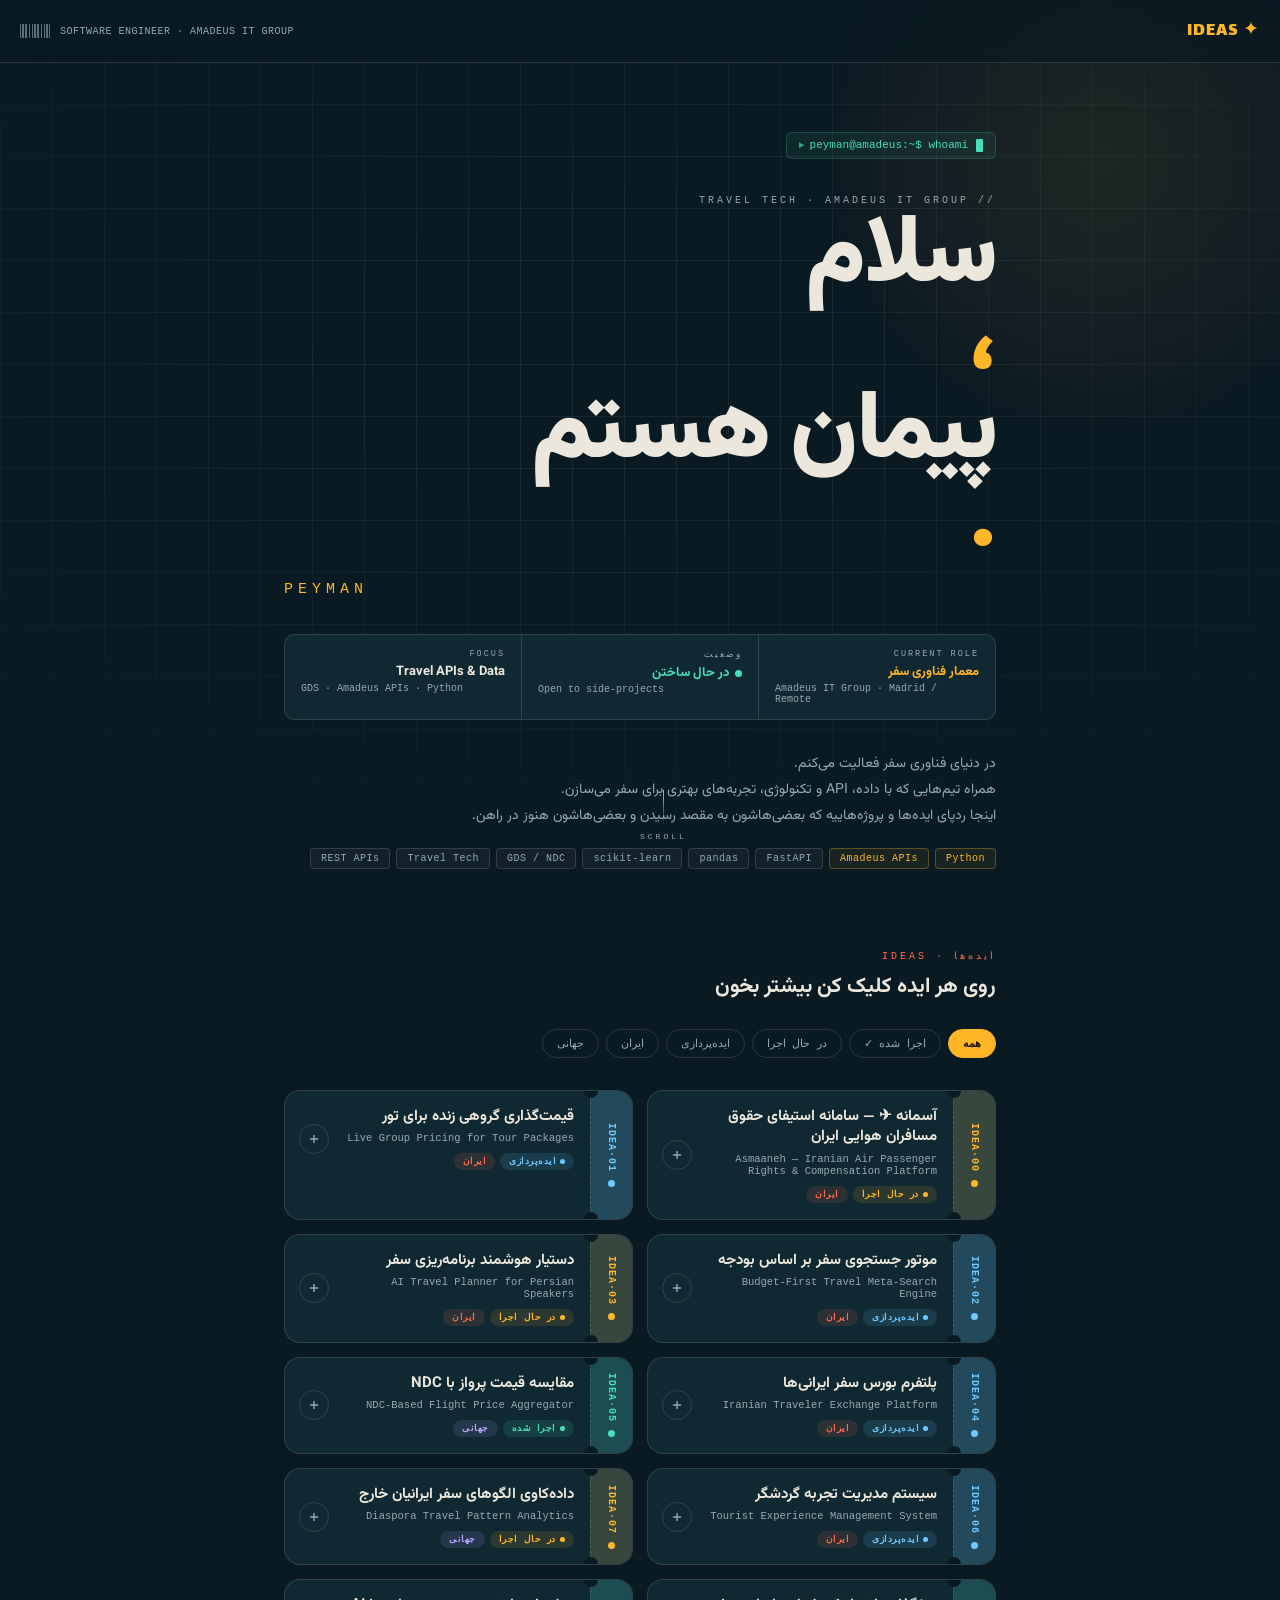
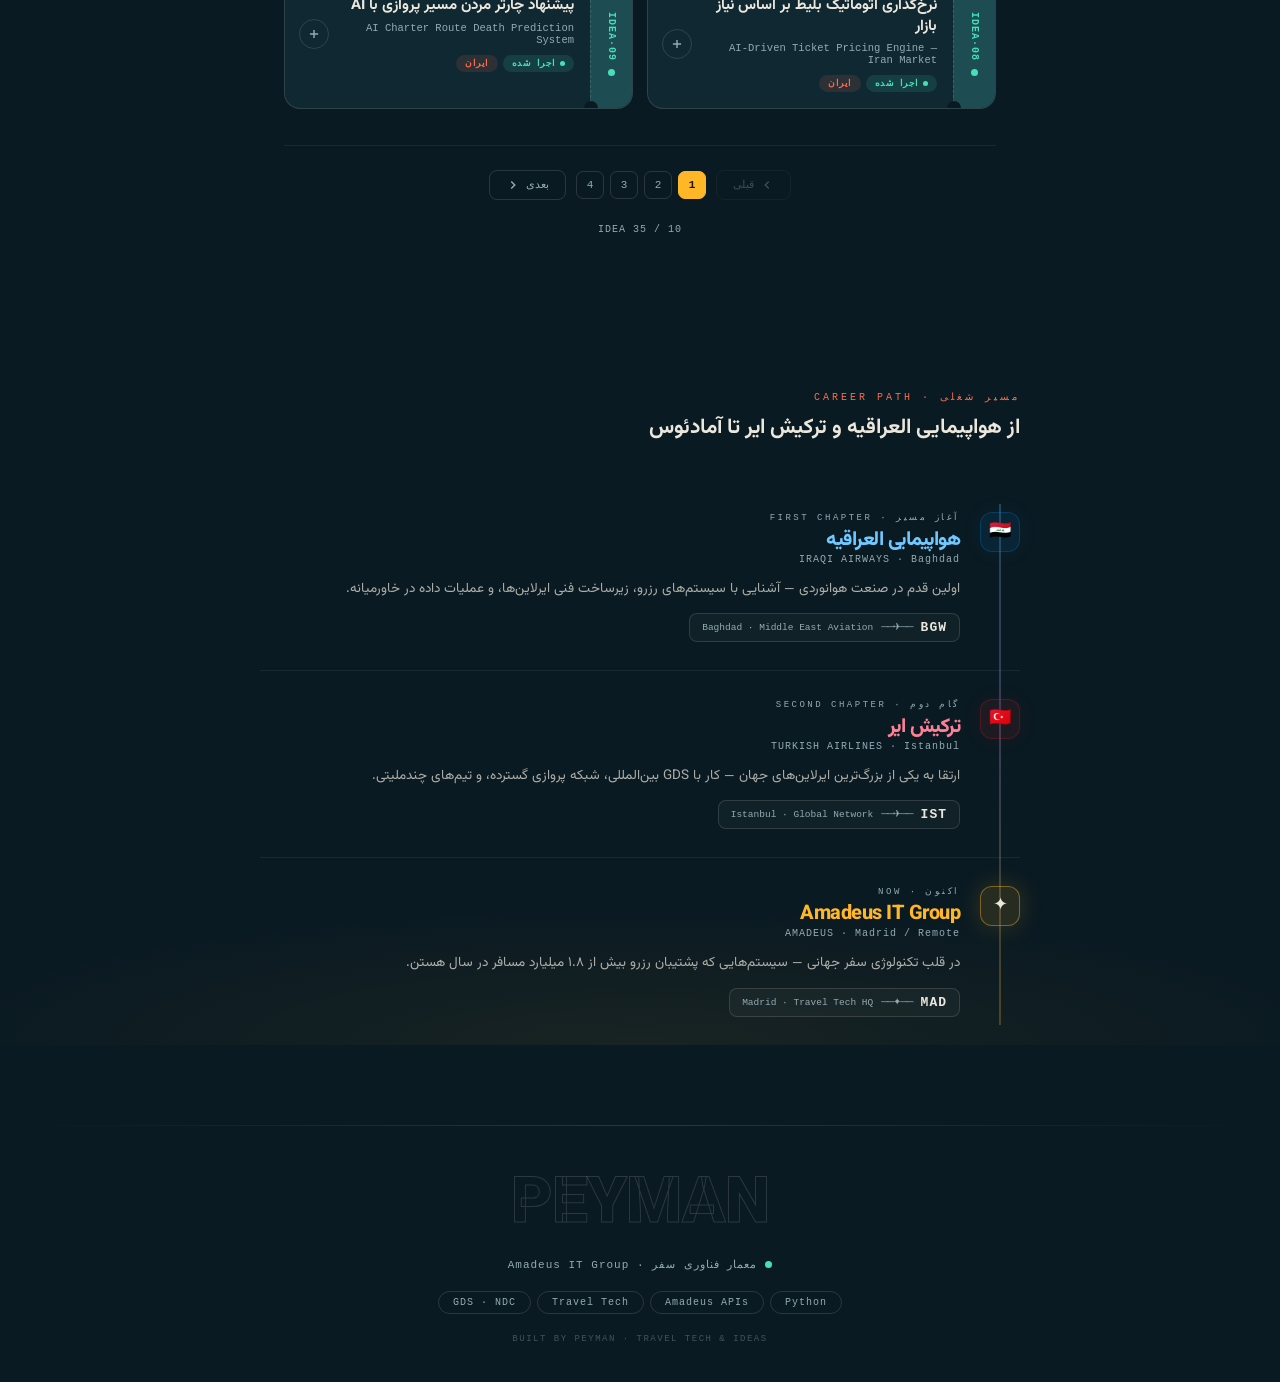
<file: eyman.html>
<!DOCTYPE html>
<html lang="fa" dir="rtl">
<head>
<meta charset="UTF-8">
<meta name="viewport" content="width=device-width, initial-scale=1.0">
<title>سلام ؛ پیمان هستم</title>
<link rel="preconnect" href="https://fonts.bunny.net">
<link href="https://fonts.bunny.net/css?family=vazirmatn:300,400,500,600,700,800,900|lalezar:400|jetbrains-mono:400,500,600,700" rel="stylesheet">
<style>
  *, *::before, *::after { box-sizing: border-box; margin: 0; padding: 0; }

  :root {
    --ink:        #0A1A22;
    --ink-2:      #102832;
    --ink-3:      #163542;
    --paper:      #F2ECDC;
    --paper-ink:  #1C2A22;
    --amber:      #FFB627;
    --coral:      #FF6B4A;
    --mint:       #46E0B8;
    --sky:        #6FC8FF;
    --lavender:   #B9A6FF;
    --text:       #ECE7DC;
    --muted:      #92ABB2;
    --line:       rgba(236,231,220,0.14);
    --line-soft:  rgba(236,231,220,0.07);
  }

  html { scroll-behavior: smooth; }
  body {
    background: var(--ink);
    color: var(--text);
    font-family: 'Vazirmatn', Tahoma, 'Segoe UI', sans-serif;
    min-height: 100vh;
    overflow-x: hidden;
  }
  ::selection { background: var(--amber); color: #1C1300; }
  :focus-visible { outline: 2px solid var(--amber); outline-offset: 3px; border-radius: 4px; }

  .mono { font-family: 'JetBrains Mono', monospace; direction: ltr; unicode-bidi: isolate; }
  .wrap { max-width: 760px; margin: 0 auto; }

  /* NAV */
  nav {
    position: fixed; top: 0; left: 0; right: 0; z-index: 100;
    padding: 16px 20px;
    display: flex; justify-content: space-between; align-items: center;
    background: rgba(10,26,34,0.82);
    backdrop-filter: blur(14px);
    border-bottom: 1px solid var(--line);
  }
  .nav-logo {
    font-family: 'Lalezar', sans-serif; font-size: 19px; letter-spacing: 1px;
    color: var(--amber); display: flex; align-items: center; gap: 8px;
  }
  .nav-right { display: flex; align-items: center; gap: 10px; }
  .nav-role { font-family: 'JetBrains Mono', monospace; font-size: 10px; color: var(--muted); letter-spacing: 0.5px; direction: ltr; }
  .barcode {
    width: 30px; height: 14px;
    background-image: repeating-linear-gradient(90deg,
      var(--muted) 0 1px, transparent 1px 2px,
      var(--muted) 2px 4px, transparent 4px 5px,
      var(--muted) 5px 7px, transparent 7px 9px,
      var(--muted) 9px 10px, transparent 10px 12px);
    opacity: 0.6;
  }

  /* HERO */
  .hero {
    padding: 100px 20px 0; position: relative; overflow: hidden;
    min-height: 100vh; display: flex; align-items: center;
  }
  .hero::before {
    content: ''; position: absolute; inset: 0;
    background-image: linear-gradient(var(--line-soft) 1px, transparent 1px), linear-gradient(90deg, var(--line-soft) 1px, transparent 1px);
    background-size: 52px 52px;
    mask-image: radial-gradient(ellipse 80% 60% at 50% 40%, black 30%, transparent 100%);
    pointer-events: none;
  }
  .hero::after {
    content: ''; position: absolute; top: -120px; right: -100px;
    width: 560px; height: 560px; border-radius: 50%;
    background: radial-gradient(circle, rgba(255,182,39,0.08) 0%, rgba(255,107,74,0.04) 50%, transparent 70%);
    pointer-events: none;
  }
  .hero-inner { position: relative; z-index: 1; width: 100%; padding-bottom: 80px; }

  .hero-terminal {
    display: inline-flex; align-items: center; gap: 8px;
    background: rgba(70,224,184,0.07); border: 1px solid rgba(70,224,184,0.2);
    border-radius: 6px; padding: 6px 12px; margin-bottom: 36px;
    opacity: 0; animation: fade-up 0.4s ease forwards 0.05s;
  }
  .hero-terminal-prompt { font-family: 'JetBrains Mono', monospace; font-size: 11px; color: var(--mint); direction: ltr; display: flex; align-items: center; gap: 6px; }
  .hero-terminal-prompt::before { content: '▶'; font-size: 7px; opacity: 0.7; }
  .hero-terminal-cursor { display: inline-block; width: 7px; height: 13px; background: var(--mint); border-radius: 1px; animation: blink 1s step-end infinite; vertical-align: middle; margin-inline-start: 2px; }

  .hero-name-block { margin-bottom: 10px; }
  .hero-name-label { font-family: 'JetBrains Mono', monospace; font-size: 10px; letter-spacing: 3px; color: var(--muted); text-transform: uppercase; margin-bottom: 8px; opacity: 0; animation: fade-up 0.4s ease forwards 0.1s; }
  .hero-name { font-size: clamp(52px, 14vw, 96px); font-weight: 900; line-height: 0.92; letter-spacing: -2px; color: var(--text); overflow: hidden; }
  .hero-name-line { display: block; overflow: hidden; }
  .hero-name-line span { display: block; opacity: 0; transform: translateY(100%); animation: slide-up 0.65s cubic-bezier(0.16,1,0.3,1) forwards; }
  .hero-name-line:nth-child(1) span { animation-delay: 0.18s; }
  .hero-name-en { font-family: 'JetBrains Mono', monospace; font-size: clamp(11px, 2.5vw, 15px); letter-spacing: 5px; color: var(--amber); text-transform: uppercase; direction: ltr; margin-top: 14px; opacity: 0; animation: fade-up 0.5s ease forwards 0.45s; }

  .hero-role-strip {
    display: flex; align-items: stretch; gap: 0; margin: 36px 0 32px;
    border: 1px solid var(--line); border-radius: 10px; background: var(--ink-2); overflow: hidden;
    opacity: 0; animation: fade-up 0.5s ease forwards 0.55s;
  }
  .hero-role-cell { flex: 1; padding: 14px 16px; border-inline-end: 1px solid var(--line); min-width: 0; }
  .hero-role-cell:last-child { border-inline-end: none; }
  .hero-cell-label { font-family: 'JetBrains Mono', monospace; font-size: 8.5px; letter-spacing: 2px; color: var(--muted); text-transform: uppercase; margin-bottom: 5px; }
  .hero-cell-value { font-size: 13px; font-weight: 700; color: var(--text); line-height: 1.3; }
  .hero-cell-value.amber { color: var(--amber); }
  .hero-cell-value.mint { color: var(--mint); display: flex; align-items: center; gap: 6px; }
  .hero-cell-sub { font-family: 'JetBrains Mono', monospace; font-size: 10px; color: var(--muted); margin-top: 2px; direction: ltr; }

  .status-dot-live { display: inline-block; width: 7px; height: 7px; border-radius: 50%; background: var(--mint); flex-shrink: 0; }
  .status-dot-pulse { animation: blink 1.3s ease infinite; }

  .hero-bottom-row { display: flex; align-items: flex-end; gap: 20px; flex-wrap: wrap; opacity: 0; animation: fade-up 0.5s ease forwards 0.7s; }
  .hero-desc { flex: 1; min-width: 200px; font-size: 14px; color: var(--muted); line-height: 1.85; }
  .hero-desc strong { color: var(--text); font-weight: 600; }

  .hero-chips { display: flex; flex-wrap: wrap; gap: 6px; margin-top: 18px; opacity: 0; animation: fade-up 0.5s ease forwards 0.85s; }
  .hero-chip { font-family: 'JetBrains Mono', monospace; font-size: 10px; padding: 4px 10px; border-radius: 4px; background: rgba(255,255,255,0.04); border: 1px solid var(--line); color: var(--muted); letter-spacing: 0.5px; transition: border-color 0.2s, color 0.2s; }
  .hero-chip:hover { border-color: var(--amber); color: var(--amber); }
  .hero-chip.hi { border-color: rgba(255,182,39,0.3); color: var(--amber); background: rgba(255,182,39,0.06); }

  .hero-scroll-hint { position: absolute; bottom: 28px; left: 50%; transform: translateX(-50%); display: flex; flex-direction: column; align-items: center; gap: 6px; opacity: 0; animation: fade-up 0.5s ease forwards 1.1s; }
  .hero-scroll-line { width: 1px; height: 36px; background: linear-gradient(180deg, var(--amber), transparent); animation: scroll-pulse 2s ease infinite; }
  @keyframes scroll-pulse { 0%, 100% { opacity: 0.3; transform: scaleY(1); } 50% { opacity: 1; transform: scaleY(1.1); } }
  .hero-scroll-label { font-family: 'JetBrains Mono', monospace; font-size: 8px; letter-spacing: 3px; color: var(--muted); writing-mode: horizontal-tb; text-transform: uppercase; }

  @keyframes slide-up { to { opacity: 1; transform: translateY(0); } }
  @keyframes fade-up { from { opacity: 0; transform: translateY(10px); } to { opacity: 1; transform: translateY(0); } }
  @keyframes blink { 0%,100% { opacity: 1; } 50% { opacity: 0.25; } }

  /* IDEAS SECTION */
  .ideas-section { padding: 50px 20px 70px; }
  .section-header { margin-bottom: 26px; }
  .section-eyebrow { font-family: 'JetBrains Mono', monospace; font-size: 10px; letter-spacing: 3px; color: var(--coral); text-transform: uppercase; margin-bottom: 8px; }
  .section-title { font-size: 21px; font-weight: 700; }

  .filter-tabs { display: flex; gap: 7px; margin-bottom: 26px; overflow-x: auto; padding-bottom: 6px; scrollbar-width: none; }
  .filter-tabs::-webkit-scrollbar { display: none; }
  .filter-tab { font-family: 'JetBrains Mono', monospace; font-size: 11px; padding: 7px 14px; border-radius: 100px; border: 1px solid var(--line); color: var(--muted); background: transparent; cursor: pointer; white-space: nowrap; transition: all 0.2s ease; }
  .filter-tab:hover { border-color: var(--amber); color: var(--text); }
  .filter-tab.active { background: var(--amber); border-color: var(--amber); color: #1C1300; font-weight: 600; }
  .filter-tab[data-filter="live"].active { background: var(--mint); border-color: var(--mint); color: #06251D; }
  .filter-tab[data-filter="wip"].active { background: var(--amber); border-color: var(--amber); color: #1C1300; }
  .filter-tab[data-filter="idea"].active { background: var(--sky); border-color: var(--sky); color: #07212F; }
  .filter-tab[data-filter="iran"].active { background: var(--coral); border-color: var(--coral); color: #2A0D04; }
  .filter-tab[data-filter="global"].active { background: var(--lavender); border-color: var(--lavender); color: #1C1233; }

  .ideas-list { display: flex; flex-direction: column; gap: 14px; }

  /* Boarding-pass idea card */
  .idea-card {
    --status-color: var(--sky);
    display: flex; background: var(--ink-2); border: 1px solid var(--line);
    border-radius: 16px; overflow: hidden;
    transition: border-color 0.25s ease, transform 0.25s ease, box-shadow 0.25s ease;
  }
  .idea-card[data-status="live"] { --status-color: var(--mint); }
  .idea-card[data-status="wip"]  { --status-color: var(--amber); }
  .idea-card[data-status="idea"] { --status-color: var(--sky); }
  .idea-card:hover { border-color: var(--status-color); transform: translateY(-2px); box-shadow: 0 10px 28px -14px rgba(0,0,0,0.55); }
  .idea-card.open { border-color: var(--status-color); }

  .idea-stub {
    flex: 0 0 42px;
    background: color-mix(in srgb, var(--status-color) 14%, var(--ink-3));
    display: flex; flex-direction: column; align-items: center; justify-content: center; gap: 8px;
    position: relative; border-inline-end: 1px dashed var(--line);
  }
  .idea-stub::before, .idea-stub::after {
    content: ""; position: absolute; inset-inline-end: -7px; width: 14px; height: 14px;
    background: var(--ink); border-radius: 50%;
  }
  .idea-stub::before { top: -7px; }
  .idea-stub::after { bottom: -7px; }
  .stub-code { font-family: 'JetBrains Mono', monospace; font-size: 10px; font-weight: 600; color: var(--status-color); writing-mode: vertical-rl; text-orientation: mixed; letter-spacing: 1px; }
  .stub-dot { width: 7px; height: 7px; border-radius: 50%; background: var(--status-color); flex-shrink: 0; }
  .stub-dot.pulse { animation: blink 1.2s ease infinite; }

  .idea-main { flex: 1; min-width: 0; }
  .idea-header { padding: 16px 16px 16px 14px; display: flex; align-items: center; gap: 12px; cursor: pointer; user-select: none; }
  .idea-meta { flex: 1; min-width: 0; }
  .idea-title { font-size: 15px; font-weight: 700; line-height: 1.35; margin-bottom: 5px; }
  .idea-title-en { font-family: 'JetBrains Mono', monospace; font-size: 10.5px; color: var(--muted); }
  .idea-badges { display: flex; flex-wrap: wrap; gap: 5px; margin-top: 9px; }

  .badge { display: inline-flex; align-items: center; gap: 4px; font-family: 'JetBrains Mono', monospace; font-size: 9px; letter-spacing: 0.5px; padding: 3px 9px; border-radius: 100px; font-weight: 600; text-transform: uppercase; }
  .badge-dot { width: 5px; height: 5px; border-radius: 50%; display: inline-block; }
  .badge-live { background: rgba(70,224,184,0.12); color: var(--mint); }
  .badge-live .badge-dot { background: var(--mint); }
  .badge-wip { background: rgba(255,182,39,0.12); color: var(--amber); }
  .badge-wip .badge-dot { background: var(--amber); animation: blink 1s ease infinite; }
  .badge-idea { background: rgba(111,200,255,0.12); color: var(--sky); }
  .badge-idea .badge-dot { background: var(--sky); }
  .badge-iran { background: rgba(255,107,74,0.12); color: var(--coral); }
  .badge-global { background: rgba(185,166,255,0.12); color: var(--lavender); }
  .badge-amadeus { background: rgba(255,182,39,0.12); color: var(--amber); }
  .badge-turkish { background: rgba(255,128,149,0.12); color: #FF8095; }
  .badge-research { background: rgba(70,224,184,0.10); color: var(--mint); }

  .idea-toggle { width: 30px; height: 30px; border-radius: 50%; border: 1px solid var(--line); display: flex; align-items: center; justify-content: center; flex-shrink: 0; transition: all 0.3s ease; color: var(--muted); }
  .idea-card.open .idea-toggle { background: var(--status-color); border-color: var(--status-color); color: #0A1A22; transform: rotate(45deg); }
  .idea-toggle svg { width: 14px; height: 14px; }

  .idea-body { display: grid; grid-template-rows: 0fr; transition: grid-template-rows 0.4s cubic-bezier(0.16,1,0.3,1); }
  .idea-body.open { grid-template-rows: 1fr; }
  .idea-body-inner { overflow: hidden; min-height: 0; padding: 0 16px 0 14px; }
  .idea-body.open .idea-body-inner { padding-bottom: 20px; padding-top: 16px; border-top: 1px solid var(--line-soft); }
  .idea-body-text { font-size: 13.5px; line-height: 1.85; color: rgba(236,231,220,0.82); margin-bottom: 13px; }
  .idea-body-en { font-family: 'JetBrains Mono', monospace; font-size: 11.5px; color: var(--muted); line-height: 1.7; padding-top: 12px; border-top: 1px solid var(--line-soft); direction: ltr; text-align: left; }

  /* PAGINATION */
  .pagination-wrap {
    display: flex; align-items: center; justify-content: center;
    gap: 10px; margin-top: 36px; padding-top: 24px;
    border-top: 1px solid var(--line-soft);
  }
  .page-info {
    font-family: 'JetBrains Mono', monospace; font-size: 11px; color: var(--muted);
    padding: 0 8px;
  }
  .page-btn {
    font-family: 'JetBrains Mono', monospace; font-size: 11px;
    padding: 7px 16px; border-radius: 8px; border: 1px solid var(--line);
    color: var(--muted); background: transparent; cursor: pointer;
    transition: all 0.2s ease; display: flex; align-items: center; gap: 6px;
  }
  .page-btn:hover:not(:disabled) { border-color: var(--amber); color: var(--amber); }
  .page-btn:disabled { opacity: 0.35; cursor: not-allowed; }
  .page-dots {
    display: flex; gap: 6px; align-items: center;
  }
  .page-dot {
    width: 28px; height: 28px; border-radius: 7px; border: 1px solid var(--line);
    background: transparent; color: var(--muted);
    font-family: 'JetBrains Mono', monospace; font-size: 11px;
    cursor: pointer; transition: all 0.2s ease; display: flex; align-items: center; justify-content: center;
  }
  .page-dot:hover { border-color: var(--amber); color: var(--amber); }
  .page-dot.active { background: var(--amber); border-color: var(--amber); color: #1C1300; font-weight: 700; }

  /* AMADEUS TEAM BANNER */
  .amadeus-team-banner { margin: 26px 0 0; opacity: 0; animation: fade-up 0.6s ease forwards 0.45s; }
  .amadeus-team-inner {
    display: flex; align-items: center; gap: 14px;
    background: linear-gradient(135deg, rgba(255,182,39,0.08) 0%, rgba(255,107,74,0.06) 100%);
    border: 1px solid rgba(255,182,39,0.35); border-radius: 14px; padding: 14px 18px;
    position: relative; overflow: hidden;
  }
  .amadeus-team-inner::before { content: ''; position: absolute; left: 0; top: 0; bottom: 0; width: 4px; background: linear-gradient(180deg, var(--amber) 0%, var(--coral) 100%); border-radius: 4px 0 0 4px; }
  .amadeus-team-inner::after { content: 'AMADEUS'; position: absolute; left: 50%; top: 50%; transform: translate(-50%,-50%); font-family: 'JetBrains Mono', monospace; font-size: 52px; font-weight: 700; letter-spacing: 8px; color: rgba(255,182,39,0.04); pointer-events: none; white-space: nowrap; }
  .amadeus-logo-mark { width: 38px; height: 38px; flex-shrink: 0; background: linear-gradient(135deg, var(--amber), var(--coral)); border-radius: 10px; display: flex; align-items: center; justify-content: center; font-family: 'JetBrains Mono', monospace; font-size: 14px; font-weight: 700; color: #1C1300; box-shadow: 0 4px 14px rgba(255,182,39,0.3); position: relative; z-index: 1; }
  .amadeus-team-text { flex: 1; position: relative; z-index: 1; }
  .amadeus-team-label { font-family: 'JetBrains Mono', monospace; font-size: 9px; letter-spacing: 2.5px; color: var(--amber); text-transform: uppercase; margin-bottom: 3px; }
  .amadeus-team-title { font-size: 14.5px; font-weight: 700; color: var(--text); line-height: 1.3; }
  .amadeus-team-subtitle { font-size: 11.5px; color: var(--muted); margin-top: 2px; line-height: 1.5; }
  .amadeus-team-pill { flex-shrink: 0; position: relative; z-index: 1; display: inline-flex; align-items: center; gap: 5px; background: rgba(255,182,39,0.12); border: 1px solid rgba(255,182,39,0.3); border-radius: 100px; padding: 5px 12px; font-family: 'JetBrains Mono', monospace; font-size: 9.5px; font-weight: 600; color: var(--amber); letter-spacing: 0.5px; }
  .amadeus-team-pill-dot { width: 6px; height: 6px; border-radius: 50%; background: var(--mint); animation: blink 1.4s ease infinite; }

  /* CAREER SECTION */
  .career-section { padding: 80px 20px 0; position: relative; overflow: hidden; }
  .career-section::before { content: ''; position: absolute; bottom: 0; left: -100px; right: -100px; height: 400px; background: radial-gradient(ellipse 70% 50% at 50% 100%, rgba(255,182,39,0.06) 0%, transparent 70%); pointer-events: none; }
  .career-flights { display: flex; flex-direction: column; gap: 0; position: relative; margin-top: 40px; }
  .career-flights::before { content: ''; position: absolute; right: 19px; top: 20px; bottom: 20px; width: 2px; background: linear-gradient(180deg, var(--sky) 0%, var(--lavender) 40%, var(--amber) 100%); opacity: 0.25; }
  .flight-card { display: flex; gap: 20px; align-items: flex-start; padding: 28px 0; border-bottom: 1px solid var(--line-soft); opacity: 0; transform: translateX(20px); transition: opacity 0.6s ease, transform 0.6s ease; }
  .flight-card.visible { opacity: 1; transform: translateX(0); }
  .flight-card:last-child { border-bottom: none; }
  .flight-node { width: 40px; height: 40px; border-radius: 12px; flex-shrink: 0; display: flex; align-items: center; justify-content: center; font-size: 18px; position: relative; z-index: 1; }
  .fn-iraqi { background: rgba(0,130,220,0.1); border: 1.5px solid rgba(0,130,220,0.25); box-shadow: 0 0 20px rgba(0,130,220,0.08); }
  .fn-turkish { background: rgba(210,30,45,0.1); border: 1.5px solid rgba(210,30,45,0.25); box-shadow: 0 0 20px rgba(210,30,45,0.08); }
  .fn-amadeus { background: rgba(255,182,39,0.12); border: 1.5px solid rgba(255,182,39,0.4); box-shadow: 0 0 24px rgba(255,182,39,0.18); animation: pulse-glow 2.5s ease infinite; }
  @keyframes pulse-glow { 0%, 100% { box-shadow: 0 0 24px rgba(255,182,39,0.18); } 50% { box-shadow: 0 0 36px rgba(255,182,39,0.35); } }
  .flight-content { flex: 1; min-width: 0; }
  .flight-phase { font-family: 'JetBrains Mono', monospace; font-size: 9px; letter-spacing: 2.5px; color: var(--muted); text-transform: uppercase; margin-bottom: 6px; }
  .flight-company { font-size: 20px; font-weight: 800; line-height: 1.1; margin-bottom: 3px; letter-spacing: -0.5px; }
  .fc-iraqi { color: var(--sky); }
  .fc-turkish { color: #FF8095; }
  .fc-amadeus { color: var(--amber); }
  .flight-company-en { font-family: 'JetBrains Mono', monospace; font-size: 10px; color: var(--muted); letter-spacing: 1px; margin-bottom: 12px; }
  .flight-desc { font-size: 13.5px; color: rgba(236,231,220,0.72); line-height: 1.8; margin-bottom: 12px; }
  .flight-route { display: inline-flex; align-items: center; gap: 8px; background: rgba(255,255,255,0.03); border: 1px solid var(--line); border-radius: 8px; padding: 6px 12px; }
  .fr-code { font-family: 'JetBrains Mono', monospace; font-size: 13px; font-weight: 700; color: var(--text); letter-spacing: 1px; }
  .fr-sep { font-size: 10px; color: var(--muted); direction: ltr; letter-spacing: -1px; }
  .fr-label { font-family: 'JetBrains Mono', monospace; font-size: 9.5px; color: var(--muted); }

  /* FOOTER */
  footer { margin-top: 80px; padding: 0 20px 0; position: relative; overflow: hidden; }
  .footer-divider { height: 1px; background: linear-gradient(90deg, transparent, var(--line), transparent); margin-bottom: 48px; }
  .footer-inner { display: flex; flex-direction: column; align-items: center; gap: 20px; padding-bottom: 48px; }
  .footer-name { font-size: clamp(36px, 10vw, 64px); font-weight: 900; letter-spacing: -1px; color: transparent; -webkit-text-stroke: 1px rgba(236,231,220,0.15); line-height: 1; user-select: none; }
  .footer-status { display: flex; align-items: center; gap: 8px; font-family: 'JetBrains Mono', monospace; font-size: 11px; color: var(--muted); letter-spacing: 1px; }
  .footer-links { display: flex; gap: 6px; flex-wrap: wrap; justify-content: center; }
  .footer-link { font-family: 'JetBrains Mono', monospace; font-size: 10px; padding: 5px 14px; border-radius: 100px; border: 1px solid var(--line); color: var(--muted); text-decoration: none; letter-spacing: 1px; transition: border-color 0.2s, color 0.2s; }
  .footer-link:hover { border-color: var(--amber); color: var(--amber); }
  .footer-copy { font-family: 'JetBrains Mono', monospace; font-size: 9px; color: rgba(146,171,178,0.4); letter-spacing: 1.5px; text-transform: uppercase; }

  @keyframes pulse-ring { 0% { transform: scale(1); opacity: 0.7; } 70% { transform: scale(1.18); opacity: 0; } 100% { transform: scale(1.18); opacity: 0; } }

  @media (prefers-reduced-motion: reduce) { *, *::before, *::after { animation-duration: 0.01ms !important; animation-iteration-count: 1 !important; } }

  @media (min-width: 760px) {
    .hero, .ideas-section { padding-left: 0; padding-right: 0; }
    .hero { padding: 100px 0 0; }
    .hero .wrap, .ideas-section .wrap { padding: 0 24px; }
    .ideas-list { display: grid; grid-template-columns: 1fr 1fr; gap: 14px; }
    .hero-role-strip { flex-direction: row; }
  }
</style>
</head>
<body>

<nav>
  <div class="nav-logo">✦ IDEAS</div>
  <div class="nav-right">
    <span class="nav-role">SOFTWARE ENGINEER · AMADEUS IT GROUP</span>
    <span class="barcode"></span>
  </div>
</nav>

<section class="hero">
  <div class="wrap hero-inner">
    <div class="hero-terminal">
      <span class="hero-terminal-prompt">peyman@amadeus:~$ whoami<span class="hero-terminal-cursor"></span></span>
    </div>
    <div class="hero-name-block">
      <div class="hero-name-label">// travel tech · amadeus it group</div>
      <div class="hero-name">
        <span class="hero-name-line"><span>سلام<span style="color: var(--amber);">،</span></span></span>
        <span class="hero-name-line"><span>پیمان هستم<span style="color: var(--amber);">.</span></span></span>
      </div>
      <div class="hero-name-en">PEYMAN</div>
    </div>
    <div class="hero-role-strip">
      <div class="hero-role-cell">
        <div class="hero-cell-label">Current Role</div>
        <div class="hero-cell-value amber">معمار فناوری سفر</div>
        <div class="hero-cell-sub">Amadeus IT Group · Madrid / Remote</div>
      </div>
      <div class="hero-role-cell">
        <div class="hero-cell-label">وضعیت</div>
        <div class="hero-cell-value mint"><span class="status-dot-live status-dot-pulse"></span>در حال ساختن</div>
        <div class="hero-cell-sub">Open to side-projects</div>
      </div>
      <div class="hero-role-cell">
        <div class="hero-cell-label">Focus</div>
        <div class="hero-cell-value">Travel APIs &amp; Data</div>
        <div class="hero-cell-sub">GDS · Amadeus APIs · Python</div>
      </div>
    </div>
    <div class="hero-bottom-row">
      <p class="hero-desc">
در دنیای فناوری سفر فعالیت می‌کنم.<br>
همراه تیم‌هایی که با داده، API و تکنولوژی، تجربه‌های بهتری برای سفر می‌سازن.<br>
اینجا ردپای ایده‌ها و پروژه‌هاییه که بعضی‌هاشون به مقصد رسیدن و بعضی‌هاشون هنوز در راهن.
      </p>
    </div>
    <div class="hero-chips">
      <span class="hero-chip hi">Python</span>
      <span class="hero-chip hi">Amadeus APIs</span>
      <span class="hero-chip">FastAPI</span>
      <span class="hero-chip">pandas</span>
      <span class="hero-chip">scikit-learn</span>
      <span class="hero-chip">GDS / NDC</span>
      <span class="hero-chip">Travel Tech</span>
      <span class="hero-chip">REST APIs</span>
    </div>
    <div class="hero-scroll-hint">
      <div class="hero-scroll-line"></div>
      <span class="hero-scroll-label">scroll</span>
    </div>
  </div>
</section>

<section class="ideas-section">
  <div class="wrap">
    <div class="section-header">
      <div class="section-eyebrow">ایده‌ها · Ideas</div>
      <h2 class="section-title">روی هر ایده کلیک کن بیشتر بخون</h2>
    </div>

    <div class="filter-tabs">
      <button class="filter-tab active" data-filter="all" onclick="filterIdeas('all', this)">همه</button>
      <button class="filter-tab" data-filter="live" onclick="filterIdeas('live', this)">اجرا شده ✓</button>
      <button class="filter-tab" data-filter="wip" onclick="filterIdeas('wip', this)">در حال اجرا</button>
      <button class="filter-tab" data-filter="idea" onclick="filterIdeas('idea', this)">ایده‌پردازی</button>
      <button class="filter-tab" data-filter="iran" onclick="filterIdeas('iran', this)">ایران</button>
      <button class="filter-tab" data-filter="global" onclick="filterIdeas('global', this)">جهانی</button>
    </div>

    <div class="ideas-list" id="ideas-list">
      <!-- PAGE 1 -->

      <div class="idea-card" data-status="wip" data-geo="iran" data-page="1">
        <div class="idea-stub"><span class="stub-code mono">IDEA·00</span><span class="stub-dot pulse"></span></div>
        <div class="idea-main">
          <div class="idea-header" onclick="toggleCard(this.parentElement.parentElement)">
            <div class="idea-meta">
              <div class="idea-title">آسمانه ✈ — سامانه استیفای حقوق مسافران هوایی ایران</div>
              <div class="idea-title-en">Asmaaneh — Iranian Air Passenger Rights &amp; Compensation Platform</div>
              <div class="idea-badges">
                <span class="badge badge-wip"><span class="badge-dot"></span>در حال اجرا</span>
                <span class="badge badge-iran">ایران</span>
              </div>
            </div>
            <div class="idea-toggle"><svg viewBox="0 0 24 24" fill="none" stroke="currentColor" stroke-width="2.5"><line x1="12" y1="5" x2="12" y2="19"/><line x1="5" y1="12" x2="19" y2="12"/></svg></div>
          </div>
          <div class="idea-body"><div class="idea-body-inner">
            <p class="idea-body-text">هر ساله میلیون‌ها مسافر ایرانی به دلیل تأخیر، لغو پرواز یا ممانعت از پرواز، حق قانونی دارند غرامت دریافت کنند — اما اغلب از این حق بی‌خبرند یا توان پیگیری اداری ندارند. آسمانه اولین سامانه‌ی تخصصی احقاق حقوق مسافران هوایی ایران است: مسافر شماره پرواز، تاریخ و مدت تأخیر را وارد می‌کند؛ سامانه طبق منشور حقوق مسافران ایران (مصوب ۱۴۰۱) میزان غرامت قابل مطالبه را محاسبه می‌کند — تأخیر ۲ تا ۵ ساعت: ۳۰٪ قیمت بلیت، بیش از ۵ ساعت: ۱۰۰٪، لغو پرواز: ۱۰۰٪ + اسکان. تیم حقوقی آسمانه کل فرآیند مذاکره و پیگیری با ایرلاین را به عهده می‌گیرد؛ کارمزد تنها در صورت موفقیت و از محل همان غرامت کسر می‌شود. الهام گرفته از مدل جهانی AirHelp — اما کاملاً بومی، با قوانین ایران، و ساخته‌شده برای بازاری که هنوز هیچ بازیگری در آن نیست. موکاپ سایت کامل طراحی شده و در مرحله ساخت MVP است.</p>
            <p class="idea-body-en">Asmaaneh ("sky" in Persian) is Iran's first dedicated air passenger rights and compensation recovery platform — a localized equivalent of AirHelp built specifically for the Iranian aviation market, where millions of passengers annually forfeit compensation they're legally entitled to due to lack of awareness and bureaucratic friction.

Core mechanic: passenger enters flight number, date, and delay duration; the platform computes claimable compensation under Iran's Air Passenger Rights Charter (approved 1401/2022): 2–5hr delay → 30% of base fare; 5hr+ delay → 100%; flight cancellation → 100% refund + hotel + ground transport. Platform handles all document prep and negotiation with the airline. Fee model: success-only commission — zero upfront cost to passenger.

Technical stack: Django REST + React (RTL, Persian-first) + Celery + PostgreSQL + Kavenegar SMS. Case state machine: intake → document collection → airline negotiation → legal escalation → payout. Legal escalation: partner law firm files formal complaint with the Civil Aviation Organization if airline refuses.

Market gap: AirHelp does not operate in Iran. No domestic competitor exists. 50M+ domestic passenger trips annually, chronically high delay rates. Claim window: up to 6 months post-flight. Status: UI/UX mockup complete, MVP in development.</p>
          </div></div>
        </div>
      </div>

      <div class="idea-card" data-status="idea" data-geo="iran" data-page="1">
        <div class="idea-stub"><span class="stub-code mono">IDEA·01</span><span class="stub-dot pulse"></span></div>
        <div class="idea-main">
          <div class="idea-header" onclick="toggleCard(this.parentElement.parentElement)">
            <div class="idea-meta">
              <div class="idea-title">قیمت‌گذاری گروهی زنده برای تور</div>
              <div class="idea-title-en">Live Group Pricing for Tour Packages</div>
              <div class="idea-badges">
                <span class="badge badge-idea"><span class="badge-dot"></span>ایده‌پردازی</span>
                <span class="badge badge-iran">ایران</span>
              </div>
            </div>
            <div class="idea-toggle"><svg viewBox="0 0 24 24" fill="none" stroke="currentColor" stroke-width="2.5"><line x1="12" y1="5" x2="12" y2="19"/><line x1="5" y1="12" x2="19" y2="12"/></svg></div>
          </div>
          <div class="idea-body"><div class="idea-body-inner">
            <p class="idea-body-text">یه مکانیزم قیمت‌گذاری پلکانی زنده برای تورهای گروهی: هرچقدر آدم‌های بیشتری ثبت‌نام کنن، قیمت برای <b>همه</b> — حتی کسایی که زودتر خریدن — پایین‌تر میاد. تفاوت قیمت خودکار به کیف‌پول مشتری برگشت می‌خوره. این مدل هم انگیزه ورود زودتر رو ایجاد می‌کنه، هم حس جمعی و اشتراک‌گذاری رو. مثال: کویر مرنجاب — ۱-۹ نفر: ۵M ت، ۱۰-۱۹ نفر: ۴.۷M ت، ۲۰-۲۹ نفر: ۴.۴M ت، ۳۰+ نفر: ۴.۰M ت.</p>
            <p class="idea-body-en">A live tiered pricing engine for tour packages: as more people register, the price drops for everyone — including early buyers who get an automatic wallet refund. This creates dual incentives: early booking (lock in your seat) and social sharing (more friends = cheaper for all). The UI shows a real-time group meter with tier milestones, current registrant count, and a "X more people until next tier" nudge. Stack: React front-end, Python backend, wallet/refund logic via payment gateway webhooks.</p>
          </div></div>
        </div>
      </div>

      <div class="idea-card" data-status="idea" data-geo="iran" data-page="1">
        <div class="idea-stub"><span class="stub-code mono">IDEA·02</span><span class="stub-dot"></span></div>
        <div class="idea-main">
          <div class="idea-header" onclick="toggleCard(this.parentElement.parentElement)">
            <div class="idea-meta">
              <div class="idea-title">موتور جستجوی سفر بر اساس بودجه</div>
              <div class="idea-title-en">Budget-First Travel Meta-Search Engine</div>
              <div class="idea-badges">
                <span class="badge badge-idea"><span class="badge-dot"></span>ایده‌پردازی</span>
                <span class="badge badge-iran">ایران</span>
              </div>
            </div>
            <div class="idea-toggle"><svg viewBox="0 0 24 24" fill="none" stroke="currentColor" stroke-width="2.5"><line x1="12" y1="5" x2="12" y2="19"/><line x1="5" y1="12" x2="19" y2="12"/></svg></div>
          </div>
          <div class="idea-body"><div class="idea-body-inner">
            <p class="idea-body-text">به‌جای ساخت دیتابیس بسته خودش، این موتور دقیقاً مثل یه سرچ‌انجین عمل می‌کنه: کاربر فقط بودجه کل، تعداد مسافر و تعداد شب رو وارد می‌کنه؛ سیستم هم‌زمان روی همه‌ی سایت‌های آژانس‌های ایرانی (علی‌بابا، فلایتیو، اسنپ‌تریپ، مقصد و...) جستجو می‌کنه، قیمت بلیط + هتل رو جمع می‌بنده، و فقط مقصدهایی رو نشون می‌ده که واقعاً با اون بودجه جور درمیاد — بدون نگه‌داشتن داده‌ی خودش، فقط یه لایه جستجو و مقایسه روی سایت‌های موجود.</p>
            <p class="idea-body-en">A pure meta-search layer, not a closed dataset: user enters total budget, traveler count, and nights. The engine queries Iranian agency sites in real time (Alibaba.ir, Flytoday, Snapptrip, Mosafer, etc.), aggregates flight + hotel pricing per route, and surfaces only destinations that fit within budget. Closest global parallels — Elude and Wander (budget-in, destinations-out) — but neither indexes the Iranian agency ecosystem or aggregates beyond their own inventory.</p>
          </div></div>
        </div>
      </div>

      <div class="idea-card" data-status="wip" data-geo="iran" data-page="1">
        <div class="idea-stub"><span class="stub-code mono">IDEA·03</span><span class="stub-dot pulse"></span></div>
        <div class="idea-main">
          <div class="idea-header" onclick="toggleCard(this.parentElement.parentElement)">
            <div class="idea-meta">
              <div class="idea-title">دستیار هوشمند برنامه‌ریزی سفر</div>
              <div class="idea-title-en">AI Travel Planner for Persian Speakers</div>
              <div class="idea-badges">
                <span class="badge badge-wip"><span class="badge-dot"></span>در حال اجرا</span>
                <span class="badge badge-iran">ایران</span>
              </div>
            </div>
            <div class="idea-toggle"><svg viewBox="0 0 24 24" fill="none" stroke="currentColor" stroke-width="2.5"><line x1="12" y1="5" x2="12" y2="19"/><line x1="5" y1="12" x2="19" y2="12"/></svg></div>
          </div>
          <div class="idea-body"><div class="idea-body-inner">
            <p class="idea-body-text">یه چت‌بات فارسی که با استفاده از Amadeus API و مدل‌های زبانی بزرگ، برنامه سفر شخصی‌سازی‌شده میده. کاربر بگه «یه هفته اروپا با بودجه متوسط» — سیستم بلیط، هتل، و اکتیویتی رو پیشنهاد میده.</p>
            <p class="idea-body-en">A Persian-language AI travel assistant leveraging Amadeus APIs + LLMs. User inputs trip intent in natural language; system returns full itinerary with flights, hotels, and activities. Core stack: Python, FastAPI, Claude/GPT, Amadeus Travel SDK.</p>
          </div></div>
        </div>
      </div>

      <div class="idea-card" data-status="idea" data-geo="iran" data-page="1">
        <div class="idea-stub"><span class="stub-code mono">IDEA·04</span><span class="stub-dot"></span></div>
        <div class="idea-main">
          <div class="idea-header" onclick="toggleCard(this.parentElement.parentElement)">
            <div class="idea-meta">
              <div class="idea-title">پلتفرم بورس سفر ایرانی‌ها</div>
              <div class="idea-title-en">Iranian Traveler Exchange Platform</div>
              <div class="idea-badges">
                <span class="badge badge-idea"><span class="badge-dot"></span>ایده‌پردازی</span>
                <span class="badge badge-iran">ایران</span>
              </div>
            </div>
            <div class="idea-toggle"><svg viewBox="0 0 24 24" fill="none" stroke="currentColor" stroke-width="2.5"><line x1="12" y1="5" x2="12" y2="19"/><line x1="5" y1="12" x2="19" y2="12"/></svg></div>
          </div>
          <div class="idea-body"><div class="idea-body-inner">
            <p class="idea-body-text">مارکت‌پلیسی که مسافرین ایرانی بتونن بلیط، هتل، یا تور نیمه‌کاره‌شون رو به هم بفروشن. مثل دیوار برای سفر — با سیستم اعتبارسنجی و پرداخت امن داخلی.</p>
            <p class="idea-body-en">A peer-to-peer travel exchange where Iranian travelers can resell unused bookings — flights, hotels, tour packages — to other users. Think "Viagogo for Iranian travel" with verified listings and escrow-style payments.</p>
          </div></div>
        </div>
      </div>

      <div class="idea-card" data-status="live" data-geo="global" data-page="1">
        <div class="idea-stub"><span class="stub-code mono">IDEA·05</span><span class="stub-dot"></span></div>
        <div class="idea-main">
          <div class="idea-header" onclick="toggleCard(this.parentElement.parentElement)">
            <div class="idea-meta">
              <div class="idea-title">مقایسه قیمت پرواز با NDC</div>
              <div class="idea-title-en">NDC-Based Flight Price Aggregator</div>
              <div class="idea-badges">
                <span class="badge badge-live"><span class="badge-dot"></span>اجرا شده</span>
                <span class="badge badge-global">جهانی</span>
              </div>
            </div>
            <div class="idea-toggle"><svg viewBox="0 0 24 24" fill="none" stroke="currentColor" stroke-width="2.5"><line x1="12" y1="5" x2="12" y2="19"/><line x1="5" y1="12" x2="19" y2="12"/></svg></div>
          </div>
          <div class="idea-body"><div class="idea-body-inner">
            <p class="idea-body-text">موتور جستجوی پرواز که از NDC مستقیماً با ایرلاین‌ها ارتباط میگیره و قیمت‌های اکسکلوسیو نشون میده که در GDS سنتی نیستن. نمونه‌های مشابه: Dohop، Kiwi.com</p>
            <p class="idea-body-en">A flight search engine using IATA NDC standard to connect directly with airlines, surfacing exclusive fares unavailable in traditional GDS channels. This model is live globally — companies like Dohop and Kiwi already operate here. The opportunity: build for underserved markets.</p>
          </div></div>
        </div>
      </div>

      <div class="idea-card" data-status="idea" data-geo="iran" data-page="1">
        <div class="idea-stub"><span class="stub-code mono">IDEA·06</span><span class="stub-dot"></span></div>
        <div class="idea-main">
          <div class="idea-header" onclick="toggleCard(this.parentElement.parentElement)">
            <div class="idea-meta">
              <div class="idea-title">سیستم مدیریت تجربه گردشگر</div>
              <div class="idea-title-en">Tourist Experience Management System</div>
              <div class="idea-badges">
                <span class="badge badge-idea"><span class="badge-dot"></span>ایده‌پردازی</span>
                <span class="badge badge-iran">ایران</span>
              </div>
            </div>
            <div class="idea-toggle"><svg viewBox="0 0 24 24" fill="none" stroke="currentColor" stroke-width="2.5"><line x1="12" y1="5" x2="12" y2="19"/><line x1="5" y1="12" x2="19" y2="12"/></svg></div>
          </div>
          <div class="idea-body"><div class="idea-body-inner">
            <p class="idea-body-text">یه SaaS برای هتل‌ها و اقامتگاه‌های ایرانی که بتونن چرخه کامل مهمان رو مدیریت کنن: pre-arrival، check-in دیجیتال، در طول اقامت، و post-stay. با داشبورد تحلیل رضایت.</p>
            <p class="idea-body-en">SaaS platform for Iranian hotels and boutique stays: digital pre-arrival communication, contactless check-in, in-stay service requests via QR, and automated post-stay NPS collection. Stack: Python Django + React + WhatsApp Business API.</p>
          </div></div>
        </div>
      </div>

      <div class="idea-card" data-status="wip" data-geo="global" data-page="1">
        <div class="idea-stub"><span class="stub-code mono">IDEA·07</span><span class="stub-dot pulse"></span></div>
        <div class="idea-main">
          <div class="idea-header" onclick="toggleCard(this.parentElement.parentElement)">
            <div class="idea-meta">
              <div class="idea-title">داده‌کاوی الگوهای سفر ایرانیان خارج</div>
              <div class="idea-title-en">Diaspora Travel Pattern Analytics</div>
              <div class="idea-badges">
                <span class="badge badge-wip"><span class="badge-dot"></span>در حال اجرا</span>
                <span class="badge badge-global">جهانی</span>
              </div>
            </div>
            <div class="idea-toggle"><svg viewBox="0 0 24 24" fill="none" stroke="currentColor" stroke-width="2.5"><line x1="12" y1="5" x2="12" y2="19"/><line x1="5" y1="12" x2="19" y2="12"/></svg></div>
          </div>
          <div class="idea-body"><div class="idea-body-inner">
            <p class="idea-body-text">تحلیل داده سفر ایرانیان مقیم خارج برای شناخت الگوهای بازگشت، مقصدهای محبوب، و فصل‌های پیک. این داده می‌تونه به ایرلاین‌ها و آژانس‌ها برای قیمت‌گذاری هدفمند کمک کنه.</p>
            <p class="idea-body-en">Mining anonymized booking and search data to map travel behaviors of the Iranian diaspora (3M+ in US/EU/Canada). Key insights: reunion travel patterns, optimal route bundling, price sensitivity curves. Built in Python: pandas, scikit-learn, Amadeus Analytics APIs.</p>
          </div></div>
        </div>
      </div>

      <!-- IDEAS FROM IRAN CONTEXT (LIVE) -->

      <div class="idea-card" data-status="live" data-geo="iran" data-page="1">
        <div class="idea-stub"><span class="stub-code mono">IDEA·08</span><span class="stub-dot"></span></div>
        <div class="idea-main">
          <div class="idea-header" onclick="toggleCard(this.parentElement.parentElement)">
            <div class="idea-meta">
              <div class="idea-title">نرخ‌گذاری اتوماتیک بلیط بر اساس نیاز بازار</div>
              <div class="idea-title-en">AI-Driven Ticket Pricing Engine — Iran Market</div>
              <div class="idea-badges">
                <span class="badge badge-live"><span class="badge-dot"></span>اجرا شده</span>
                <span class="badge badge-iran">ایران</span>
              </div>
            </div>
            <div class="idea-toggle"><svg viewBox="0 0 24 24" fill="none" stroke="currentColor" stroke-width="2.5"><line x1="12" y1="5" x2="12" y2="19"/><line x1="5" y1="12" x2="19" y2="12"/></svg></div>
          </div>
          <div class="idea-body"><div class="idea-body-inner">
            <p class="idea-body-text">موتور نرخ‌گذاری هوشمندی که قیمت بلیط‌های هواپیما رو بر اساس تقاضای لحظه‌ای بازار، تحلیل رقبا (آژانس‌ها و سیستم‌های دیگه)، و مدل‌های ورودی از تقویم، مناسبت‌ها، و ظرفیت پروازی تنظیم می‌کنه. این ایده در بازار ایران پیاده‌سازی شده و تجربه‌ی زیسته داره — نادر و ارزشمند.</p>
            <p class="idea-body-en">Live implementation: automated fare pricing engine calibrated for the Iranian aviation market. Inputs: competitor scraping, real-time demand signals, calendar events (Nowruz, Arba'een), route load factors. Outputs: optimized fare recommendations per route/day. This mirrors what Delta is now doing globally with Fetcherr — but Peyman shipped it for Iran first.</p>
          </div></div>
        </div>
      </div>

      <div class="idea-card" data-status="live" data-geo="iran" data-page="1">
        <div class="idea-stub"><span class="stub-code mono">IDEA·09</span><span class="stub-dot"></span></div>
        <div class="idea-main">
          <div class="idea-header" onclick="toggleCard(this.parentElement.parentElement)">
            <div class="idea-meta">
              <div class="idea-title">پیشنهاد چارتر مردن مسیر پروازی با AI</div>
              <div class="idea-title-en">AI Charter Route Death Prediction System</div>
              <div class="idea-badges">
                <span class="badge badge-live"><span class="badge-dot"></span>اجرا شده</span>
                <span class="badge badge-iran">ایران</span>
              </div>
            </div>
            <div class="idea-toggle"><svg viewBox="0 0 24 24" fill="none" stroke="currentColor" stroke-width="2.5"><line x1="12" y1="5" x2="12" y2="19"/><line x1="5" y1="12" x2="19" y2="12"/></svg></div>
          </div>
          <div class="idea-body"><div class="idea-body-inner">
            <p class="idea-body-text">سیستمی که بر اساس شاخص‌های عملیاتی (نرخ پر شدن صندلی، فرکانس پرواز، روند فروش تاریخی) پیشنهاد می‌ده کدام مسیر پروازی به زودی از سوددهی خارج می‌شه — و کی باید چارتر شود یا حذف شود. تصمیم‌گیری داده‌محور به جای حدس مدیران.</p>
            <p class="idea-body-en">Analytics system that predicts route viability using historical load factors, booking velocity, and revenue yield data. Flags routes heading toward unprofitability and recommends charter conversion or cessation — replacing gut-feel with data-driven route management. Built with Python + scikit-learn.</p>
          </div></div>
        </div>
      </div>

      <div class="idea-card" data-status="live" data-geo="iran" data-page="1">
        <div class="idea-stub"><span class="stub-code mono">IDEA·10</span><span class="stub-dot"></span></div>
        <div class="idea-main">
          <div class="idea-header" onclick="toggleCard(this.parentElement.parentElement)">
            <div class="idea-meta">
              <div class="idea-title">ربات اتومات انتقال اطلاعات بلیط از سپهر/مقیم به نیرا</div>
              <div class="idea-title-en">Auto Transfer Bot — Sepehr/Moghim Issuance → NIARA Registration</div>
              <div class="idea-badges">
                <span class="badge badge-live"><span class="badge-dot"></span>اجرا شده</span>
                <span class="badge badge-iran">ایران</span>
              </div>
            </div>
            <div class="idea-toggle"><svg viewBox="0 0 24 24" fill="none" stroke="currentColor" stroke-width="2.5"><line x1="12" y1="5" x2="12" y2="19"/><line x1="5" y1="12" x2="19" y2="12"/></svg></div>
          </div>
          <div class="idea-body"><div class="idea-body-inner">
            <p class="idea-body-text">آژانس‌های هواپیمایی ایران بلیط رو در سامانه‌های سپهر یا مقیم صادر می‌کنن — بعد از صدور، اپراتور باید خروجی رو دستی بخونه و همه اطلاعات رو دوباره وارد نرم‌افزار نیرا کنه. این فرآیند وقت‌بر، خطاخیز، و کاملاً تکراری بود. یه ربات ساختم که بلافاصله بعد از صدور بلیط، خروجی سپهر/مقیم رو می‌خونه و بدون حتی یک دقیقه معطلی، به صورت کامل و دقیق در نیرا ثبت می‌کنه. صفر خطای دستی، صفر وقت تلف‌شده.</p>
            <p class="idea-body-en">Iranian travel agencies issue tickets in Sepehr or Moghim GDS — then operators manually copy the output into NIARA agency management software. I built an RPA bot that reads the issuance output the moment a ticket is issued and registers it in NIARA instantly — zero delay, zero manual re-entry, zero transcription errors. Built with Python + Selenium/Playwright. Measurable ROI: saves 2–4 minutes per ticket across every operator shift.</p>
          </div></div>
        </div>
      </div>

      <div class="idea-card" data-status="live" data-geo="global" data-page="1">
        <div class="idea-stub"><span class="stub-code mono">IDEA·11</span><span class="stub-dot"></span></div>
        <div class="idea-main">
          <div class="idea-header" onclick="toggleCard(this.parentElement.parentElement)">
            <div class="idea-meta">
              <div class="idea-title">Amadeus Navitaire Stratos — پلتفرم رتیلینگ هوشمند</div>
              <div class="idea-title-en">Amadeus Navitaire Stratos · AI-Powered Retailing</div>
              <div class="idea-badges">
                <span class="badge badge-live"><span class="badge-dot"></span>اجرا شده</span>
                <span class="badge badge-amadeus">Amadeus</span>
                <span class="badge badge-global">جهانی</span>
              </div>
            </div>
            <div class="idea-toggle"><svg viewBox="0 0 24 24" fill="none" stroke="currentColor" stroke-width="2.5"><line x1="12" y1="5" x2="12" y2="19"/><line x1="5" y1="12" x2="19" y2="12"/></svg></div>
          </div>
          <div class="idea-body"><div class="idea-body-inner">
            <p class="idea-body-text">آمادئوس یه پلتفرم ابری بومی به اسم Navitaire Stratos راه‌اندازی کرده که ایرلاین‌ها رو از سیستم‌های رزرو قدیمی به دنیای Offer &amp; Order مدرن منتقل می‌کنه. ولوتئا اولین ایرلاینی بود که این پلتفرم رو راه‌اندازی کرد. این مدل آینده‌ی GDS هست.</p>
            <p class="idea-body-en">Amadeus Navitaire Stratos: cloud-native, AI-powered PSS (Passenger Service System) enabling airlines to build personalized offers and process orders — replacing legacy booking classes with dynamic, attribute-based retailing. Volotea was first to go live. This is the post-GDS era in production.</p>
          </div></div>
        </div>
      </div>

      <div class="idea-card" data-status="live" data-geo="global" data-page="1">
        <div class="idea-stub"><span class="stub-code mono">IDEA·12</span><span class="stub-dot"></span></div>
        <div class="idea-main">
          <div class="idea-header" onclick="toggleCard(this.parentElement.parentElement)">
            <div class="idea-meta">
              <div class="idea-title">Amadeus Max — لایه دستیار AI روی تمام محصولات</div>
              <div class="idea-title-en">Amadeus Max · Cross-Product AI Assistant Layer</div>
              <div class="idea-badges">
                <span class="badge badge-live"><span class="badge-dot"></span>اجرا شده</span>
                <span class="badge badge-amadeus">Amadeus</span>
                <span class="badge badge-global">جهانی</span>
              </div>
            </div>
            <div class="idea-toggle"><svg viewBox="0 0 24 24" fill="none" stroke="currentColor" stroke-width="2.5"><line x1="12" y1="5" x2="12" y2="19"/><line x1="5" y1="12" x2="19" y2="12"/></svg></div>
          </div>
          <div class="idea-body"><div class="idea-body-inner">
            <p class="idea-body-text">آمادئوس یه لایه AI به اسم "Amadeus Max" راه‌اندازی کرده که مثل یه دستیار هوشمند روی تمام محصولاتش کار می‌کنه و workflow های cross-product رو اتوماتیک می‌کنه. از تحلیل Revenue Management تا مدیریت Hospitality — همه با یه رابط conversational.</p>
            <p class="idea-body-en">Amadeus Max: an AI assistant layer that sits across Amadeus's entire product suite, enabling natural-language interaction with revenue management, property management, distribution, and analytics tools. Operators query complex cross-system data through conversation instead of dashboards. This is live and expanding across the Amadeus ecosystem.</p>
          </div></div>
        </div>
      </div>

      <!-- PAGE 2 -->

      <div class="idea-card" data-status="live" data-geo="global" data-page="2">
        <div class="idea-stub"><span class="stub-code mono">IDEA·13</span><span class="stub-dot"></span></div>
        <div class="idea-main">
          <div class="idea-header" onclick="toggleCard(this.parentElement.parentElement)">
            <div class="idea-meta">
              <div class="idea-title">ترکیش ایر · سیستم بیومتریک پرواز داخلی</div>
              <div class="idea-title-en">Turkish Airlines · Biometric Domestic Journey</div>
              <div class="idea-badges">
                <span class="badge badge-live"><span class="badge-dot"></span>اجرا شده</span>
                <span class="badge badge-turkish">Turkish Airlines</span>
                <span class="badge badge-global">جهانی</span>
              </div>
            </div>
            <div class="idea-toggle"><svg viewBox="0 0 24 24" fill="none" stroke="currentColor" stroke-width="2.5"><line x1="12" y1="5" x2="12" y2="19"/><line x1="5" y1="12" x2="19" y2="12"/></svg></div>
          </div>
          <div class="idea-body"><div class="idea-body-inner">
            <p class="idea-body-text">ترکیش ایر یه سیستم سفر بیومتریک راه‌اندازی کرده که مسافران ثبت‌نامی می‌تونن در پروازهای داخلی ترکیه بدون نشون دادن پاسپورت یا کارت پرواز صرفاً با چهره‌شون پرواز کنن. هدف: جزء سه ایرلین برتر دنیا در تجربه دیجیتال بودن تا ۲۰۳۳.</p>
            <p class="idea-body-en">Turkish Airlines Technology launched a full biometric journey on domestic Turkish flights. Enrolled passengers move through check-in, baggage drop, and boarding using facial recognition — zero documents shown. Turkish Technology's 1,500-person R&D hub drives this. Target: top-3 global airline for digital passenger experience by 2033.</p>
          </div></div>
        </div>
      </div>

      <div class="idea-card" data-status="wip" data-geo="global" data-page="2">
        <div class="idea-stub"><span class="stub-code mono">IDEA·14</span><span class="stub-dot pulse"></span></div>
        <div class="idea-main">
          <div class="idea-header" onclick="toggleCard(this.parentElement.parentElement)">
            <div class="idea-meta">
              <div class="idea-title">ترکیش ایر · چت‌بات چندوجهی مسافر</div>
              <div class="idea-title-en">Turkish Airlines · Multimodal Passenger Chatbot</div>
              <div class="idea-badges">
                <span class="badge badge-wip"><span class="badge-dot"></span>در حال اجرا</span>
                <span class="badge badge-turkish">Turkish Airlines</span>
                <span class="badge badge-global">جهانی</span>
              </div>
            </div>
            <div class="idea-toggle"><svg viewBox="0 0 24 24" fill="none" stroke="currentColor" stroke-width="2.5"><line x1="12" y1="5" x2="12" y2="19"/><line x1="5" y1="12" x2="19" y2="12"/></svg></div>
          </div>
          <div class="idea-body"><div class="idea-body-inner">
            <p class="idea-body-text">ترکیش ایر در حال استقرار یک چت‌بات چندوجهی (متن + صدا + تصویر) هست که از AI پیشرفته برای پشتیبانی مسافران در تمام کانال‌ها استفاده می‌کنه — از رزرو تا شکایت. هدف جایگزینی ۷۰٪ تماس‌های call center بدون افت کیفیت.</p>
            <p class="idea-body-en">Turkish Technology is deploying a multimodal AI chatbot (text, voice, image) to handle passenger support across all channels. The system understands flight documents, boarding passes, and spoken queries in 30+ languages. Target: replace 70% of call center volume while maintaining CSAT. Part of their $2.32B digital investment initiative.</p>
          </div></div>
        </div>
      </div>

      <div class="idea-card" data-status="wip" data-geo="global" data-page="2">
        <div class="idea-stub"><span class="stub-code mono">IDEA·15</span><span class="stub-dot pulse"></span></div>
        <div class="idea-main">
          <div class="idea-header" onclick="toggleCard(this.parentElement.parentElement)">
            <div class="idea-meta">
              <div class="idea-title">ترکیش ایر · مرکز داده‌ی استانبول و ستون دیجیتال</div>
              <div class="idea-title-en">Turkish Airlines · Istanbul Data Centre Infrastructure</div>
              <div class="idea-badges">
                <span class="badge badge-wip"><span class="badge-dot"></span>در حال اجرا</span>
                <span class="badge badge-turkish">Turkish Airlines</span>
                <span class="badge badge-global">جهانی</span>
              </div>
            </div>
            <div class="idea-toggle"><svg viewBox="0 0 24 24" fill="none" stroke="currentColor" stroke-width="2.5"><line x1="12" y1="5" x2="12" y2="19"/><line x1="5" y1="12" x2="19" y2="12"/></svg></div>
          </div>
          <div class="idea-body"><div class="idea-body-inner">
            <p class="idea-body-text">ترکیش ایر داره یه مرکز داده‌ی اختصاصی در استانبول می‌سازه که ستون فقرات دیجیتال عملیات ایرلاین خواهد بود. این زیرساخت قراره ۲۰۲۷-۲۸ راه‌اندازی بشه و به ایرلاین اجازه میده داده‌های AI و عملیاتی رو sovereign نگه داره — بدون وابستگی به cloud های خارجی.</p>
            <p class="idea-body-en">Turkish Airlines is investing in a sovereign Istanbul Data Centre as digital backbone for operational continuity — planned for 2027-2028. Enables on-premise AI processing, reduces cloud dependency, and supports compliance with Turkish data localization laws. Part of a broader $2.32B multi-year infrastructure initiative including an E-Commerce Complex entering service in 2026.</p>
          </div></div>
        </div>
      </div>

      <div class="idea-card" data-status="live" data-geo="global" data-page="2">
        <div class="idea-stub"><span class="stub-code mono">IDEA·16</span><span class="stub-dot"></span></div>
        <div class="idea-main">
          <div class="idea-header" onclick="toggleCard(this.parentElement.parentElement)">
            <div class="idea-meta">
              <div class="idea-title">مقاله: تقاضاپیشی با ترکیب ML و مدل تحلیلی</div>
              <div class="idea-title-en">Research: Hybrid Demand Forecasting — Amadeus / AGIFORS</div>
              <div class="idea-badges">
                <span class="badge badge-live"><span class="badge-dot"></span>منتشر شده</span>
                <span class="badge badge-research">مقاله</span>
                <span class="badge badge-amadeus">Amadeus</span>
              </div>
            </div>
            <div class="idea-toggle"><svg viewBox="0 0 24 24" fill="none" stroke="currentColor" stroke-width="2.5"><line x1="12" y1="5" x2="12" y2="19"/><line x1="5" y1="12" x2="19" y2="12"/></svg></div>
          </div>
          <div class="idea-body"><div class="idea-body-inner">
            <p class="idea-body-text">در تیم آمادئوس روی ترکیب مدل‌های تحلیلی کلاسیک Revenue Management با Machine Learning کار کردیم تا دقت پیش‌بینی تقاضا رو به‌طور معناداری بالا ببریم — مخصوصاً برای مسیرهایی که داده‌های تاریخی کمی دارن. نتیجه این تحقیق در Journal of Revenue and Pricing Management منتشر شد و در AGIFORS RM Study Group 2024 هم ارائه دادیم.</p>
            <p class="idea-body-en">Research I contributed to within the Amadeus team: combining classical analytical Revenue Management models with ML to significantly improve demand forecasting accuracy — especially for sparse-data routes. Published in Journal of Revenue and Pricing Management (Nanty, Fiig et al., 2025). Also presented "Application of Generative AI for Airline Demand Forecasting" at AGIFORS RM Study Group 2024. This work directly shapes how Amadeus RMS handles low-frequency routes.</p>
          </div></div>
        </div>
      </div>

      <div class="idea-card" data-status="live" data-geo="global" data-page="2">
        <div class="idea-stub"><span class="stub-code mono">IDEA·17</span><span class="stub-dot"></span></div>
        <div class="idea-main">
          <div class="idea-header" onclick="toggleCard(this.parentElement.parentElement)">
            <div class="idea-meta">
              <div class="idea-title">مقاله: قیمت‌گذاری پویا در دقایق پایانی — Reinforcement Learning</div>
              <div class="idea-title-en">Research: Last-Minute Dynamic Pricing via RL</div>
              <div class="idea-badges">
                <span class="badge badge-live"><span class="badge-dot"></span>منتشر شده</span>
                <span class="badge badge-research">مقاله</span>
                <span class="badge badge-global">جهانی</span>
              </div>
            </div>
            <div class="idea-toggle"><svg viewBox="0 0 24 24" fill="none" stroke="currentColor" stroke-width="2.5"><line x1="12" y1="5" x2="12" y2="19"/><line x1="5" y1="12" x2="19" y2="12"/></svg></div>
          </div>
          <div class="idea-body"><div class="idea-body-inner">
            <p class="idea-body-text">یکی از حوزه‌هایی که در آمادئوس روش کار کردیم، قیمت‌گذاری پویا در ساعات و دقایق پایانی پروازه. مدل‌های Reinforcement Learning می‌تونن نرخ رو دقیقه‌ای آپدیت کنن — قوی‌ترین lever درآمدی که ایرلاین‌ها الان دارن. Delta با شرکت Fetcherr دقیقاً همین مسیر رو رفته و ۲۰٪ از نرخ‌گذاری‌هاش رو به AI واگذار می‌کنه.</p>
            <p class="idea-body-en">An area I've worked on within Amadeus: last-minute dynamic pricing using Reinforcement Learning — where bid prices update minute-by-minute as remaining inventory and demand signals shift. Academic backing: IJFMR 2025, Bondoux et al. 2020 (Amadeus Research). Delta Airlines operationalized this commercially with Fetcherr, targeting 20% AI-controlled fares by end of 2025. Regulatory pushback on "surveillance pricing" is also something we tracked closely (EU Commission 2024).</p>
          </div></div>
        </div>
      </div>

      <div class="idea-card" data-status="live" data-geo="global" data-page="2">
        <div class="idea-stub"><span class="stub-code mono">IDEA·18</span><span class="stub-dot"></span></div>
        <div class="idea-main">
          <div class="idea-header" onclick="toggleCard(this.parentElement.parentElement)">
            <div class="idea-meta">
              <div class="idea-title">مقاله: آیا RMS از تحول Offer/Order جان سالم به در می‌بره؟</div>
              <div class="idea-title-en">Research: Will RMS Survive the Offer/Order Transformation?</div>
              <div class="idea-badges">
                <span class="badge badge-live"><span class="badge-dot"></span>منتشر شده</span>
                <span class="badge badge-research">مقاله</span>
                <span class="badge badge-amadeus">Amadeus</span>
              </div>
            </div>
            <div class="idea-toggle"><svg viewBox="0 0 24 24" fill="none" stroke="currentColor" stroke-width="2.5"><line x1="12" y1="5" x2="12" y2="19"/><line x1="5" y1="12" x2="19" y2="12"/></svg></div>
          </div>
          <div class="idea-body"><div class="idea-body-inner">
            <p class="idea-body-text">یکی از بحث‌های مهمی که در آمادئوس روش کار کردیم اینه که وقتی ایرلاین‌ها به مدل Offer &amp; Order مدرن می‌رن، سیستم‌های سنتی Revenue Management چه سرنوشتی دارن. این تحقیق در AGIFORS RM Study Group 2025 ارائه شد و مستقیماً روی roadmap محصولات آمادئوس تأثیر گذاشت.</p>
            <p class="idea-body-en">Research I was part of at Amadeus: examining whether legacy RMS architectures survive the Offer/Order transformation — where airlines no longer sell booking classes but dynamically construct individualized offers per passenger. Presented at AGIFORS RM Study Group 2025 (Fiig, Wittman, Trescases). The findings directly influenced Amadeus product roadmap decisions around the next generation of revenue management systems.</p>
          </div></div>
        </div>
      </div>

      <div class="idea-card" data-status="idea" data-geo="iran" data-page="2">
        <div class="idea-stub"><span class="stub-code mono">IDEA·19</span><span class="stub-dot"></span></div>
        <div class="idea-main">
          <div class="idea-header" onclick="toggleCard(this.parentElement.parentElement)">
            <div class="idea-meta">
              <div class="idea-title">موتور خلاصه‌سازی بلیط با GenAI برای آژانس‌های ایران</div>
              <div class="idea-title-en">GenAI Ticket Summarizer for Iranian Travel Agencies</div>
              <div class="idea-badges">
                <span class="badge badge-idea"><span class="badge-dot"></span>ایده‌پردازی</span>
                <span class="badge badge-iran">ایران</span>
              </div>
            </div>
            <div class="idea-toggle"><svg viewBox="0 0 24 24" fill="none" stroke="currentColor" stroke-width="2.5"><line x1="12" y1="5" x2="12" y2="19"/><line x1="5" y1="12" x2="19" y2="12"/></svg></div>
          </div>
          <div class="idea-body"><div class="idea-body-inner">
            <p class="idea-body-text">ابزاری که اپراتورهای آژانس بتونن فایل PNR یا تصویر بلیط رو آپلود کنن و خلاصه فارسی کامل همراه با هشدارهای مهم (تاریخ انقضا، شرایط استرداد، لایه‌های وزن بار) به صورت خودکار دریافت کنن — بدون نیاز به خوندن کدهای GDS.</p>
            <p class="idea-body-en">Tool where Iranian agency operators upload a PNR file or ticket image and receive an auto-generated Persian summary: fare conditions, refund rules, baggage allowances, ticketing deadlines, transit visa requirements. Eliminates GDS command expertise as bottleneck. Powered by LLM + OCR pipeline. Gap in the market: no one has built this for the Iranian travel agency stack.</p>
          </div></div>
        </div>
      </div>

      <div class="idea-card" data-status="idea" data-geo="global" data-page="2">
        <div class="idea-stub"><span class="stub-code mono">IDEA·20</span><span class="stub-dot"></span></div>
        <div class="idea-main">
          <div class="idea-header" onclick="toggleCard(this.parentElement.parentElement)">
            <div class="idea-meta">
              <div class="idea-title">داشبورد real-time مانیتورینگ نرخ رقبا</div>
              <div class="idea-title-en">Competitor Fare Intelligence Dashboard</div>
              <div class="idea-badges">
                <span class="badge badge-idea"><span class="badge-dot"></span>ایده‌پردازی</span>
                <span class="badge badge-global">جهانی</span>
              </div>
            </div>
            <div class="idea-toggle"><svg viewBox="0 0 24 24" fill="none" stroke="currentColor" stroke-width="2.5"><line x1="12" y1="5" x2="12" y2="19"/><line x1="5" y1="12" x2="19" y2="12"/></svg></div>
          </div>
          <div class="idea-body"><div class="idea-body-inner">
            <p class="idea-body-text">داشبوردی که نرخ بلیط تمام رقبا روی مسیرهای هدف رو در real-time رصد می‌کنه و وقتی اختلاف قیمت از آستانه مشخصی رد شد آلرت می‌فرسته. مدیران Revenue Management دیگه نیازی به مقایسه دستی ندارن — سیستم خودش می‌گه «رقیب نرخت رو ۱۵٪ پایین آورد.»</p>
            <p class="idea-body-en">Real-time fare intelligence platform: scrapes competitor pricing across target routes, tracks price movements over 24/48/72hr windows, and fires alerts when differential thresholds are breached. Revenue managers react in minutes, not days. Stack: Python scrapers + FastAPI + WebSocket + React dashboard. High commercial value, especially for routes where pricing volatility is extreme.</p>
          </div></div>
        </div>
      </div>

      <div class="idea-card" data-status="idea" data-geo="global" data-page="2">
        <div class="idea-stub"><span class="stub-code mono">IDEA·21</span><span class="stub-dot"></span></div>
        <div class="idea-main">
          <div class="idea-header" onclick="toggleCard(this.parentElement.parentElement)">
            <div class="idea-meta">
              <div class="idea-title">پیش‌بینی نرخ بلیط با LSTM برای مسافر</div>
              <div class="idea-title-en">Passenger-Facing Fare Prediction with LSTM</div>
              <div class="idea-badges">
                <span class="badge badge-idea"><span class="badge-dot"></span>ایده‌پردازی</span>
                <span class="badge badge-global">جهانی</span>
              </div>
            </div>
            <div class="idea-toggle"><svg viewBox="0 0 24 24" fill="none" stroke="currentColor" stroke-width="2.5"><line x1="12" y1="5" x2="12" y2="19"/><line x1="5" y1="12" x2="19" y2="12"/></svg></div>
          </div>
          <div class="idea-body"><div class="idea-body-inner">
            <p class="idea-body-text">ابزاری برای مسافر که قیمت بلیط رو روی یه مسیر مشخص رصد کنه و با مدل LSTM پیش‌بینی کنه آیا قیمت طی ۷/۱۴/۳۰ روز آینده بالا یا پایین می‌ره. مسافر می‌دونه الان بخره یا صبر کنه — به جای حدس زدن.</p>
            <p class="idea-body-en">Consumer-facing fare prediction engine: LSTM model trained on historical fare data for specific O&D pairs, giving passengers a "buy now / wait" recommendation with confidence score. Tracks patterns like pre-holiday surges, seat availability decay curves, and competitor promotions. Think Google Flights price prediction — but built for Middle Eastern routes where existing tools have poor coverage.</p>
          </div></div>
        </div>
      </div>

      <!-- PAGE 3 -->

      <div class="idea-card" data-status="idea" data-geo="iran" data-page="3">
        <div class="idea-stub"><span class="stub-code mono">IDEA·22</span><span class="stub-dot"></span></div>
        <div class="idea-main">
          <div class="idea-header" onclick="toggleCard(this.parentElement.parentElement)">
            <div class="idea-meta">
              <div class="idea-title">سیستم تشخیص تقلب در صدور بلیط با ML</div>
              <div class="idea-title-en">Ticket Fraud Detection Engine — ML-Powered</div>
              <div class="idea-badges">
                <span class="badge badge-idea"><span class="badge-dot"></span>ایده‌پردازی</span>
                <span class="badge badge-iran">ایران</span>
              </div>
            </div>
            <div class="idea-toggle"><svg viewBox="0 0 24 24" fill="none" stroke="currentColor" stroke-width="2.5"><line x1="12" y1="5" x2="12" y2="19"/><line x1="5" y1="12" x2="19" y2="12"/></svg></div>
          </div>
          <div class="idea-body"><div class="idea-body-inner">
            <p class="idea-body-text">مدلی که الگوهای غیرعادی در صدور بلیط رو شناسایی می‌کنه: ترنسکشن‌های بیش از حد سریع، خریدهای از IP مشکوک، تکرار مشخصات مسافر با هویت‌های مختلف، یا رزرو-استرداد سریال‌وار برای قفل کردن صندلی. آب واقعی بازار ایران رو داره.</p>
            <p class="idea-body-en">Anomaly detection system for Iranian ticket issuance: identifies fraudulent patterns including rapid-fire transactions, seat-blocking via reserve-cancel loops, identity recycling across PNRs, and agency-level churning. Model: Isolation Forest + LSTM on behavioral sequences. Real commercial need — Iranian travel agencies lose significant revenue to these patterns annually.</p>
          </div></div>
        </div>
      </div>

      <div class="idea-card" data-status="idea" data-geo="global" data-page="3">
        <div class="idea-stub"><span class="stub-code mono">IDEA·23</span><span class="stub-dot"></span></div>
        <div class="idea-main">
          <div class="idea-header" onclick="toggleCard(this.parentElement.parentElement)">
            <div class="idea-meta">
              <div class="idea-title">پنل تحلیل سودآوری مسیر برای آژانس‌های کوچک</div>
              <div class="idea-title-en">Route Profitability Analytics for Small Agencies</div>
              <div class="idea-badges">
                <span class="badge badge-idea"><span class="badge-dot"></span>ایده‌پردازی</span>
                <span class="badge badge-global">جهانی</span>
              </div>
            </div>
            <div class="idea-toggle"><svg viewBox="0 0 24 24" fill="none" stroke="currentColor" stroke-width="2.5"><line x1="12" y1="5" x2="12" y2="19"/><line x1="5" y1="12" x2="19" y2="12"/></svg></div>
          </div>
          <div class="idea-body"><div class="idea-body-inner">
            <p class="idea-body-text">داشبوردی که آژانس‌های کوچک بتونن بفهمن کدام مسیرها، کدام ایرلاین‌ها، و کدام بازه‌های زمانی برای آن‌ها بیشترین کمیسیون و سود خالص رو داشته. جای خالیش حس می‌شه — تحلیل‌های مالی صنعت الان فقط برای شرکت‌های بزرگ ساخته شدن.</p>
            <p class="idea-body-en">Profitability analytics SaaS for small-to-mid travel agencies: breaks down revenue per route, per airline, per booking class, and per agent. Identifies which GDS fare families generate highest net yield after override commissions. Visualized as interactive Sankey charts and trend lines. Currently, this analysis is manual Excel work for 90% of agencies — a clear automation opportunity.</p>
          </div></div>
        </div>
      </div>

      <div class="idea-card" data-status="idea" data-geo="iran" data-page="3">
        <div class="idea-stub"><span class="stub-code mono">IDEA·24</span><span class="stub-dot"></span></div>
        <div class="idea-main">
          <div class="idea-header" onclick="toggleCard(this.parentElement.parentElement)">
            <div class="idea-meta">
              <div class="idea-title">موتور بسته‌بندی هوشمند بلیط + هتل + ترانسفر</div>
              <div class="idea-title-en">AI Package Bundler — Flight + Hotel + Transfer</div>
              <div class="idea-badges">
                <span class="badge badge-idea"><span class="badge-dot"></span>ایده‌پردازی</span>
                <span class="badge badge-iran">ایران</span>
              </div>
            </div>
            <div class="idea-toggle"><svg viewBox="0 0 24 24" fill="none" stroke="currentColor" stroke-width="2.5"><line x1="12" y1="5" x2="12" y2="19"/><line x1="5" y1="12" x2="19" y2="12"/></svg></div>
          </div>
          <div class="idea-body"><div class="idea-body-inner">
            <p class="idea-body-text">موتوری که از داده‌های تاریخی رزرو، مقصد، و پروفایل مشتری، بسته‌های ترکیبی (بلیط + هتل + ترانسفر + تور اختیاری) رو به صورت خودکار می‌سازه و قیمت‌گذاری می‌کنه. به آژانس‌ها اجازه می‌ده بدون تیم محصول، پکیج‌های جذاب بفروشن.</p>
            <p class="idea-body-en">Dynamic packaging engine: combines available flight fares, hotel rates (via Amadeus Hotel Search API), and ground transfer data into optimized bundles priced below sum-of-parts. Rules engine learns which combinations convert best per customer segment. Agencies deploy it as a white-label booking widget — no product team required.</p>
          </div></div>
        </div>
      </div>

      <div class="idea-card" data-status="idea" data-geo="global" data-page="3">
        <div class="idea-stub"><span class="stub-code mono">IDEA·25</span><span class="stub-dot"></span></div>
        <div class="idea-main">
          <div class="idea-header" onclick="toggleCard(this.parentElement.parentElement)">
            <div class="idea-meta">
              <div class="idea-title">سیستم هشدار اتوماتیک شرایط استرداد بلیط</div>
              <div class="idea-title-en">Ticket Refund Rule Alert & Monitoring System</div>
              <div class="idea-badges">
                <span class="badge badge-idea"><span class="badge-dot"></span>ایده‌پردازی</span>
                <span class="badge badge-global">جهانی</span>
              </div>
            </div>
            <div class="idea-toggle"><svg viewBox="0 0 24 24" fill="none" stroke="currentColor" stroke-width="2.5"><line x1="12" y1="5" x2="12" y2="19"/><line x1="5" y1="12" x2="19" y2="12"/></svg></div>
          </div>
          <div class="idea-body"><div class="idea-body-inner">
            <p class="idea-body-text">سیستمی که تمام بلیط‌های صادره یه آژانس رو رصد می‌کنه و قبل از رسیدن به deadline‌های استرداد، تغییر نام، یا Void، آلرت خودکار می‌فرسته. هر بلیط یه «ساعت شمارش معکوس» داره — اپراتور دیگه چیزی رو از دست نمی‌ده.</p>
            <p class="idea-body-en">Automated monitoring system for issued tickets: parses fare rules from GDS, extracts refund/exchange/void deadlines, and sends tiered alerts (48hr, 24hr, 2hr before expiry) via Telegram or email. Each ticket gets a live countdown. Prevents costly missed windows — a daily pain point in Iranian agencies that's never been systematically solved.</p>
          </div></div>
        </div>
      </div>

      <div class="idea-card" data-status="idea" data-geo="iran" data-page="3">
        <div class="idea-stub"><span class="stub-code mono">IDEA·26</span><span class="stub-dot"></span></div>
        <div class="idea-main">
          <div class="idea-header" onclick="toggleCard(this.parentElement.parentElement)">
            <div class="idea-meta">
              <div class="idea-title">داشبورد BI عملکرد اپراتورهای آژانس</div>
              <div class="idea-title-en">Agency Operator Performance BI Dashboard</div>
              <div class="idea-badges">
                <span class="badge badge-idea"><span class="badge-dot"></span>ایده‌پردازی</span>
                <span class="badge badge-iran">ایران</span>
              </div>
            </div>
            <div class="idea-toggle"><svg viewBox="0 0 24 24" fill="none" stroke="currentColor" stroke-width="2.5"><line x1="12" y1="5" x2="12" y2="19"/><line x1="5" y1="12" x2="19" y2="12"/></svg></div>
          </div>
          <div class="idea-body"><div class="idea-body-inner">
            <p class="idea-body-text">داشبوردی برای مدیران آژانس که عملکرد هر اپراتور رو بر اساس تعداد بلیط صادره، ارزش ریالی تراکنش، نرخ خطا، و زمان پاسخ به مشتری بسنجه. مدیران الان این داده‌ها رو ندارن — فقط حدس می‌زنن کدوم اپراتور بهتره.</p>
            <p class="idea-body-en">BI dashboard for agency managers: tracks each operator's ticket issuance volume, transaction value, error rate (void/refund patterns), and response-time to customer queries. Surfaces top performers and flags at-risk operators before problems escalate. Built with Python + FastAPI + React/Recharts. Fills a management intelligence gap that affects every mid-size Iranian travel agency.</p>
          </div></div>
        </div>
      </div>

      <div class="idea-card" data-status="idea" data-geo="global" data-page="3">
        <div class="idea-stub"><span class="stub-code mono">IDEA·27</span><span class="stub-dot"></span></div>
        <div class="idea-main">
          <div class="idea-header" onclick="toggleCard(this.parentElement.parentElement)">
            <div class="idea-meta">
              <div class="idea-title">موتور اتوماتیک گزارش BSP و تطبیق مالی</div>
              <div class="idea-title-en">Automated BSP Reconciliation & Financial Report Engine</div>
              <div class="idea-badges">
                <span class="badge badge-idea"><span class="badge-dot"></span>ایده‌پردازی</span>
                <span class="badge badge-global">جهانی</span>
              </div>
            </div>
            <div class="idea-toggle"><svg viewBox="0 0 24 24" fill="none" stroke="currentColor" stroke-width="2.5"><line x1="12" y1="5" x2="12" y2="19"/><line x1="5" y1="12" x2="19" y2="12"/></svg></div>
          </div>
          <div class="idea-body"><div class="idea-body-inner">
            <p class="idea-body-text">ابزاری که گزارش‌های BSP (Billing and Settlement Plan) IATA رو به صورت خودکار پارس می‌کنه، با سیستم حسابداری داخلی آژانس تطبیق می‌ده، و مغایرت‌ها رو فلگ می‌کنه. کاری که الان ۲ روز کار دستی می‌گیره، در ۵ دقیقه انجام می‌ده.</p>
            <p class="idea-body-en">Automated BSP reconciliation engine: ingests IATA BSP billing files, cross-references with internal issuance records, flags discrepancies (overbillings, missed commissions, ADM alerts), and generates audit-ready reports. A task that takes 2 days of manual work per billing cycle — automated to minutes. High ROI, clear commercial value for any IATA-accredited agency.</p>
          </div></div>
        </div>
      </div>

      <div class="idea-card" data-status="idea" data-geo="iran" data-page="3">
        <div class="idea-stub"><span class="stub-code mono">IDEA·28</span><span class="stub-dot"></span></div>
        <div class="idea-main">
          <div class="idea-header" onclick="toggleCard(this.parentElement.parentElement)">
            <div class="idea-meta">
              <div class="idea-title">پیشنهاد مسیر جایگزین در زمان ایرراپشن</div>
              <div class="idea-title-en">AI Alternative Routing During Airline Disruptions</div>
              <div class="idea-badges">
                <span class="badge badge-idea"><span class="badge-dot"></span>ایده‌پردازی</span>
                <span class="badge badge-iran">ایران</span>
              </div>
            </div>
            <div class="idea-toggle"><svg viewBox="0 0 24 24" fill="none" stroke="currentColor" stroke-width="2.5"><line x1="12" y1="5" x2="12" y2="19"/><line x1="5" y1="12" x2="19" y2="12"/></svg></div>
          </div>
          <div class="idea-body"><div class="idea-body-inner">
            <p class="idea-body-text">وقتی یه پرواز کنسل یا دیلی می‌شه، سیستم فوری بهترین مسیرهای جایگزین رو با در نظر گرفتن هزینه، زمان کل، تعداد توقف، و اعتبار بلیط اصلی پیدا می‌کنه. اپراتور آژانس الان این کار رو دستی و استرس‌زا انجام می‌ده — AI این کار رو در ثانیه‌ها حل می‌کنه.</p>
            <p class="idea-body-en">Disruption management tool: when a flight is cancelled or significantly delayed, the system auto-generates ranked alternative routings respecting original ticket validity, rebooking rules, and fare conditions. Operator gets a shortlist in seconds instead of manually querying GDS for 30 minutes. Integrates with Amadeus Disruption Management APIs and Iranian GDS feeds.</p>
          </div></div>
        </div>
      </div>

      <div class="idea-card" data-status="idea" data-geo="global" data-page="3">
        <div class="idea-stub"><span class="stub-code mono">IDEA·29</span><span class="stub-dot"></span></div>
        <div class="idea-main">
          <div class="idea-header" onclick="toggleCard(this.parentElement.parentElement)">
            <div class="idea-meta">
              <div class="idea-title">API پیش‌بینی تقاضای مسیر برای آژانس‌های حجم‌دار</div>
              <div class="idea-title-en">Route Demand Forecast API for High-Volume Agencies</div>
              <div class="idea-badges">
                <span class="badge badge-idea"><span class="badge-dot"></span>ایده‌پردازی</span>
                <span class="badge badge-global">جهانی</span>
              </div>
            </div>
            <div class="idea-toggle"><svg viewBox="0 0 24 24" fill="none" stroke="currentColor" stroke-width="2.5"><line x1="12" y1="5" x2="12" y2="19"/><line x1="5" y1="12" x2="19" y2="12"/></svg></div>
          </div>
          <div class="idea-body"><div class="idea-body-inner">
            <p class="idea-body-text">یه API که آژانس‌های حجم‌دار بتونن SubscrIbe کنن و پیش‌بینی تقاضای ۳۰/۶۰/۹۰ روزه رو بر اساس مسیرهاشون دریافت کنن. به آن‌ها کمک می‌کنه چارتر رزرو کنن، اعتبار پیش‌خرید کنن، یا موجودی نگه دارن — قبل از اینکه نرخ‌ها بالا بره.</p>
            <p class="idea-body-en">Subscription API delivering route-level demand forecasts (30/60/90 day windows) to high-volume travel agencies. Agencies use forecasts to pre-purchase charter blocks, lock bulk fares, or hold inventory before peak demand drives prices up. Model: ensemble of SARIMA + gradient boosting trained on historical booking curves. Data moat builds over time — higher accuracy for subscribers who contribute booking signals.</p>
          </div></div>
        </div>
      </div>

      <div class="idea-card" data-status="idea" data-geo="iran" data-page="3">
        <div class="idea-stub"><span class="stub-code mono">IDEA·30</span><span class="stub-dot"></span></div>
        <div class="idea-main">
          <div class="idea-header" onclick="toggleCard(this.parentElement.parentElement)">
            <div class="idea-meta">
              <div class="idea-title">سیستم اتوماسیون QC بلیط قبل از صدور نهایی</div>
              <div class="idea-title-en">Pre-Issuance Ticket Quality Control Automation</div>
              <div class="idea-badges">
                <span class="badge badge-idea"><span class="badge-dot"></span>ایده‌پردازی</span>
                <span class="badge badge-iran">ایران</span>
              </div>
            </div>
            <div class="idea-toggle"><svg viewBox="0 0 24 24" fill="none" stroke="currentColor" stroke-width="2.5"><line x1="12" y1="5" x2="12" y2="19"/><line x1="5" y1="12" x2="19" y2="12"/></svg></div>
          </div>
          <div class="idea-body"><div class="idea-body-inner">
            <p class="idea-body-text">قبل از اینکه اپراتور دکمه‌ی «صدور» رو بزنه، یه لایه QC خودکار روی PNR چک می‌کنه: اسم با پاسپورت تطابق داره؟ مسیر فیزیکی درسته؟ ویزای ترانزیت لازمه؟ بار مجاز چقدره؟ خطاهای رایج قبل از صدور جلوگیری می‌کنه.</p>
            <p class="idea-body-en">Pre-ticketing QC layer: runs automated checks on every PNR before issuance — name format compliance (IATA standards), transit visa requirements by nationality, minimum connection time validation, baggage policy lookup, passport expiry vs travel date. Catches errors that generate costly ADMs or stranded passengers. Integrates as a middleware check before the GDS ticketing command fires.</p>
          </div></div>
        </div>
      </div>

      <div class="idea-card" data-status="idea" data-geo="global" data-page="3">
        <div class="idea-stub"><span class="stub-code mono">IDEA·31</span><span class="stub-dot"></span></div>
        <div class="idea-main">
          <div class="idea-header" onclick="toggleCard(this.parentElement.parentElement)">
            <div class="idea-meta">
              <div class="idea-title">پلتفرم وفاداری white-label برای آژانس‌های مستقل</div>
              <div class="idea-title-en">White-Label Loyalty Platform for Independent Travel Agencies</div>
              <div class="idea-badges">
                <span class="badge badge-idea"><span class="badge-dot"></span>ایده‌پردازی</span>
                <span class="badge badge-global">جهانی</span>
              </div>
            </div>
            <div class="idea-toggle"><svg viewBox="0 0 24 24" fill="none" stroke="currentColor" stroke-width="2.5"><line x1="12" y1="5" x2="12" y2="19"/><line x1="5" y1="12" x2="19" y2="12"/></svg></div>
          </div>
          <div class="idea-body"><div class="idea-body-inner">
            <p class="idea-body-text">ایرلاین‌های بزرگ سیستم‌های وفاداری پیچیده دارن — آژانس‌های مستقل ندارن. یه SaaS که آژانس‌ها بتونن برای مشتریانشون امتیاز، سطح عضویت، و پاداش سفر تعریف کنن. مشتری وفادار به آژانس، نه به ایرلاین — یه تغییر پارادایم در صنعت.</p>
            <p class="idea-body-en">White-label loyalty SaaS for independent travel agencies: lets agencies create points-per-booking programs, tier memberships, and travel rewards without building infrastructure from scratch. Customers become loyal to the agency rather than bypassing it to book direct with airlines. Gamification layer (streak bonuses, birthday upgrades) increases repeat bookings 20-30% in comparable programs. Market gap: no one has built this specifically for MENA/Iranian market agencies.</p>
          </div></div>
        </div>
      </div>

      <!-- PAGE 4 -->

      <div class="idea-card" data-status="wip" data-geo="global" data-page="4">
        <div class="idea-stub"><span class="stub-code mono">IDEA·32</span><span class="stub-dot pulse"></span></div>
        <div class="idea-main">
          <div class="idea-header" onclick="toggleCard(this.parentElement.parentElement)">
            <div class="idea-meta">
              <div class="idea-title">سامانه آنلاین رزرو هتل‌های نجف و کربلا</div>
              <div class="idea-title-en">Iraq Holy Cities Hotel Booking Platform — Najaf &amp; Karbala</div>
              <div class="idea-badges">
                <span class="badge badge-wip"><span class="badge-dot"></span>در حال اجرا</span>
                <span class="badge badge-global">عراق</span>
              </div>
            </div>
            <div class="idea-toggle"><svg viewBox="0 0 24 24" fill="none" stroke="currentColor" stroke-width="2.5"><line x1="12" y1="5" x2="12" y2="19"/><line x1="5" y1="12" x2="19" y2="12"/></svg></div>
          </div>
          <div class="idea-body"><div class="idea-body-inner">
            <p class="idea-body-text">در عراق برخلاف ایران (که اقامت۲۴ و امثالش رزرو هتل رو حل کردن) هیچ سامانه متمرکزی برای رزرو آنلاین وجود نداره — هتل‌های نجف و کربلا هنوز با تماس تلفنی، واتس‌اپ، یا واسطه‌های آفلاین کار می‌کنن و همین باعث overbooking، نبود شفافیت قیمت، و سردرگمی زائر می‌شه. طراحی فنی: یه Channel Manager به‌عنوان هسته مرکزی که موجودی و نرخ هر هتل رو با قفل atomic مدیریت می‌کنه تا دو رزرو هم‌زمان روی یه اتاق ننشینن، یه پنل مدیریت برای هتل‌دار (تقویم موجودی، نوع اتاق، نرخ فصلی ایام اربعین/محرم)، و یه موتور رزرو سمت زائر با UI سه‌زبانه (عربی/فارسی/انگلیسی). لحظه‌ای که رزرو confirm می‌شه، هتل از طریق push notification و پیامک خبردار می‌شه — چون خیلی از مالکین هتل گوشی هوشمند یا اینترنت پایدار ندارن.</p>
            <p class="idea-body-en">Iraq's holy cities (Najaf, Karbala) have no centralized hotel-distribution layer — unlike Iran's Eghamat24-style OTAs, properties still run on phone calls and offline brokers, leading to chronic overbooking during peak pilgrimage windows (Arbaeen sees 15–20M pilgrims). Core architecture: a multi-tenant Channel Manager service sitting between hotel inventory and the booking engine, using Redis-backed distributed locks (or Postgres SELECT...FOR UPDATE) per room-night to guarantee booking idempotency under concurrent requests — the hardest technical problem in any hotel-booking system. Components: (1) Hotel Admin Service — availability calendar, rate plans, room-type taxonomy, seasonal pricing for high-demand events; (2) Guest Booking Engine — search/filter by proximity to the shrines, Arabic/Persian/English i18n, RTL-first frontend; (3) Notification Service — WebSocket + SMS gateway (Zain Iraq/Asiacell + Kavenegar for Iranian guests) firing the instant a booking is confirmed, since many small properties have no internet-connected front desk; (4) Payments — local cash-on-arrival/agent settlement flow as a fallback given Iran-Iraq banking/SWIFT restrictions, alongside Iraqi card rails where available. Stack: Django REST Framework or FastAPI + PostgreSQL + Redis (locks + pub/sub) + Celery for async SMS/notification jobs + React/Next.js frontend. Revenue model: per-booking commission or monthly SaaS subscription per property.</p>
          </div></div>
        </div>
      </div>

      <div class="idea-card" data-status="wip" data-geo="iran" data-page="4">
        <div class="idea-stub"><span class="stub-code mono">IDEA·33</span><span class="stub-dot pulse"></span></div>
        <div class="idea-main">
          <div class="idea-header" onclick="toggleCard(this.parentElement.parentElement)">
            <div class="idea-meta">
              <div class="idea-title">پلتفرم سفرساز انفرادی زیارت — بدون کاروان</div>
              <div class="idea-title-en">Self-Planned Pilgrimage Travel Platform — Independent Ziyarat</div>
              <div class="idea-badges">
                <span class="badge badge-wip"><span class="badge-dot"></span>در حال اجرا</span>
                <span class="badge badge-iran">ایران</span>
              </div>
            </div>
            <div class="idea-toggle"><svg viewBox="0 0 24 24" fill="none" stroke="currentColor" stroke-width="2.5"><line x1="12" y1="5" x2="12" y2="19"/><line x1="5" y1="12" x2="19" y2="12"/></svg></div>
          </div>
          <div class="idea-body"><div class="idea-body-inner">
            <p class="idea-body-text">اکثر زائران ایرانی به نجف و کربلا فقط از طریق کاروان‌های گروهی می‌رن — چون هیچ ابزاری برای برنامه‌ریزی انفرادی وجود نداره و زائر مجبوره برنامه و سرعت گروه رو قبول کنه. یه پلتفرم ماژولار می‌خوام بسازم شبیه «بساز سفر خودتو»: کاربر جدا جدا بلیط پرواز، هتل (متصل به همون لایه رزرو هتل‌های عراق)، ترانسفر زمینی بین شهرها/مرزها، و حتی مسیر بازدید از اماکن مقدس با زمان‌بندی و پیاده‌روی رو خودش انتخاب می‌کنه — هر کدوم به‌صورت سرویس جدا که با هم ارکستره می‌شن، نه یه پکیج بسته.</p>
            <p class="idea-body-en">The Iranian pilgrimage market (Najaf, Karbala, Mashhad, Samarra) is almost entirely locked into group "karavan" packages — no independent, modular planning infrastructure exists, forcing pilgrims to accept group pace and fixed itineraries. Technical design: a microservices Trip Composer pattern where each leg is an independent bounded-context service — Flight Service (Sepehr/Amadeus API integration for domestic + Iran–Iraq routes), Hotel Service (reuses the holy-cities booking layer above), Ground Transfer Service (integration with local Iraqi/Iranian transport operators for Najaf↔Karbala↔border legs), and a Ziyarat Scheduler that sequences shrine visits against published visiting hours and historical crowd-density data to avoid bottlenecks at the shrines, especially around Arbaeen. An orchestration layer (e.g., Saga pattern over async message queue — RabbitMQ/Kafka) coordinates the multi-step booking so a failure in one leg (say, no hotel availability) triggers compensating rollback instead of leaving the user with a half-completed trip. A recommendation engine (collaborative filtering on historical booking data) suggests optimal date combinations to dodge peak-crowd days. Frontend: mobile-first PWA, Persian RTL, offline-tolerant for border areas with weak connectivity. Payments: Shaparak-integrated gateway on the Iran side, agent/cash settlement on the Iraq side given cross-border banking constraints. This fills the "self-planned pilgrimage" gap that no existing platform addresses for the 3M+ annual Iranian pilgrim market.</p>
          </div></div>
        </div>
      </div>

      <div class="idea-card" data-status="idea" data-geo="global" data-page="4">
        <div class="idea-stub"><span class="stub-code mono">IDEA·34</span><span class="stub-dot"></span></div>
        <div class="idea-main">
          <div class="idea-header" onclick="toggleCard(this.parentElement.parentElement)">
            <div class="idea-meta">
              <div class="idea-title">پلتفرم چارتر و مدیریت اسناد حمل اموات به نجف</div>
              <div class="idea-title-en">Deceased-Transport Charter &amp; Document-Workflow Platform — Najaf Burial</div>
              <div class="idea-badges">
                <span class="badge badge-idea"><span class="badge-dot"></span>ایده‌پردازی</span>
                <span class="badge badge-global">عراق</span>
              </div>
            </div>
            <div class="idea-toggle"><svg viewBox="0 0 24 24" fill="none" stroke="currentColor" stroke-width="2.5"><line x1="12" y1="5" x2="12" y2="19"/><line x1="5" y1="12" x2="19" y2="12"/></svg></div>
          </div>
          <div class="idea-body"><div class="idea-body-inner">
            <p class="idea-body-text">انتقال پیکر متوفی برای تدفین در قبرستان وادی‌السلام نجف یه بازار واقعی و فعاله، ولی کاملاً پراکنده و دستی‌ست: خانواده باید همزمان با اپراتور چارتر هوایی/زمینی، آرامستان نجف، و چندین نهاد صادرکننده مجوز (پزشکی قانونی، وزارت بهداشت، گمرک ایران، مجوز ورود عراق) به‌صورت جدا جدا و معمولاً تلفنی هماهنگ کنه — در شرایطی که خانواده داغدیده کمترین تحمل رو برای پیگیری اداری داره. ایده اینه که یه پلتفرم بسازم که این فرآیند رو به یه workflow وضعیت‌دار (state machine) تبدیل کنه: مرحله صدور مجوز، مرحله رزرو چارتر، مرحله ترخیص گمرکی، مرحله هماهنگی دفن — با اطلاع‌رسانی پیامکی شفاف به خانواده در هر مرحله، بدون نیاز به تماس مکرر.</p>
            <p class="idea-body-en">Transporting deceased Iranian Shia for burial in Najaf's Wadi al-Salam — the world's largest cemetery — is a real, recurring logistics market, but it's entirely manual and fragmented: families must separately coordinate a charter operator (air cargo or refrigerated ground transport), the cemetery office in Najaf, and several permit-issuing bodies (coroner's report, Ministry of Health export clearance, Iranian customs, Iraqi import/entry permit) — typically by phone, during the worst possible time to manage paperwork. Technical design: a document-workflow platform modeling the process as an explicit state machine (permit-pending → permit-issued → charter-booked → customs-cleared → burial-scheduled → completed), with each transition gated on verified document upload (OCR-assisted validation of death certificates and permits) rather than free-form back-and-forth. A two-sided structure: a family-facing portal with a single real-time status tracker and proactive SMS/WhatsApp updates at every state transition, and an operator-facing dashboard for vetted charter providers and the Najaf cemetery office to confirm slots and update status. Stack: a workflow/BPMN-style state-machine engine (e.g., Camunda or a custom Postgres-backed state table) + document upload/OCR pipeline + notification service (SMS gateway dual-routed for Iran/Iraq carriers) + FastAPI/Django backend + React admin dashboards. The core value isn't matchmaking — it's collapsing a multi-institution bureaucratic process into one transparent, trackable pipeline during an extremely stressful time for families.</p>
          </div></div>
        </div>
      </div>


    </div><!-- end ideas-list -->

    <!-- PAGINATION -->
    <div class="pagination-wrap" id="pagination-wrap">
      <button class="page-btn" id="prev-btn" onclick="goPage(currentPage - 1)" disabled>
        <svg width="14" height="14" viewBox="0 0 24 24" fill="none" stroke="currentColor" stroke-width="2.5"><polyline points="15 18 9 12 15 6"/></svg>
        قبلی
      </button>
      <div class="page-dots" id="page-dots"></div>
      <button class="page-btn" id="next-btn" onclick="goPage(currentPage + 1)">
        بعدی
        <svg width="14" height="14" viewBox="0 0 24 24" fill="none" stroke="currentColor" stroke-width="2.5"><polyline points="9 18 15 12 9 6"/></svg>
      </button>
    </div>

    <div style="margin-top:16px; text-align:center;">
      <span style="font-family:'JetBrains Mono',monospace; font-size:10px; color:var(--muted); letter-spacing:1px;" id="ideas-counter"></span>
    </div>

  </div>
</section>

<section class="career-section">
  <div class="wrap">
    <div class="section-header">
      <div class="section-eyebrow">مسیر شغلی · Career Path</div>
      <h2 class="section-title">از هواپیمایی العراقیه و ترکیش ایر تا آمادئوس</h2>
    </div>
    <div class="career-flights" id="career-flights">
      <div class="flight-card" data-delay="0">
        <div class="flight-node fn-iraqi">🇮🇶</div>
        <div class="flight-content">
          <div class="flight-phase">آغاز مسیر · First Chapter</div>
          <div class="flight-company fc-iraqi">هواپیمایی العراقیه</div>
          <div class="flight-company-en">IRAQI AIRWAYS · Baghdad</div>
          <p class="flight-desc">اولین قدم در صنعت هوانوردی — آشنایی با سیستم‌های رزرو، زیرساخت فنی ایرلاین‌ها، و عملیات داده در خاورمیانه.</p>
          <div class="flight-route">
            <span class="fr-code">BGW</span>
            <span class="fr-sep">──✈──</span>
            <span class="fr-label">Baghdad · Middle East Aviation</span>
          </div>
        </div>
      </div>
      <div class="flight-card" data-delay="150">
        <div class="flight-node fn-turkish">🇹🇷</div>
        <div class="flight-content">
          <div class="flight-phase">گام دوم · Second Chapter</div>
          <div class="flight-company fc-turkish">ترکیش ایر</div>
          <div class="flight-company-en">TURKISH AIRLINES · Istanbul</div>
          <p class="flight-desc">ارتقا به یکی از بزرگ‌ترین ایرلاین‌های جهان — کار با GDS بین‌المللی، شبکه پروازی گسترده، و تیم‌های چندملیتی.</p>
          <div class="flight-route">
            <span class="fr-code">IST</span>
            <span class="fr-sep">──✈──</span>
            <span class="fr-label">Istanbul · Global Network</span>
          </div>
        </div>
      </div>
      <div class="flight-card" data-delay="300">
        <div class="flight-node fn-amadeus">✦</div>
        <div class="flight-content">
          <div class="flight-phase">اکنون · NOW</div>
          <div class="flight-company fc-amadeus">Amadeus IT Group</div>
          <div class="flight-company-en">AMADEUS · Madrid / Remote</div>
          <p class="flight-desc">در قلب تکنولوژی سفر جهانی — سیستم‌هایی که پشتیبان رزرو بیش از ۱.۸ میلیارد مسافر در سال هستن.</p>
          <div class="flight-route">
            <span class="fr-code">MAD</span>
            <span class="fr-sep">──✦──</span>
            <span class="fr-label">Madrid · Travel Tech HQ</span>
          </div>
        </div>
      </div>
    </div>
  </div>
</section>

<footer>
  <div class="footer-divider"></div>
  <div class="footer-inner">
    <div class="footer-name">PEYMAN</div>
    <div class="footer-status">
      <span class="status-dot-live status-dot-pulse"></span>
      معمار فناوری سفر · Amadeus IT Group
    </div>
    <div class="footer-links">
      <a class="footer-link" href="#">Python</a>
      <a class="footer-link" href="#">Amadeus APIs</a>
      <a class="footer-link" href="#">Travel Tech</a>
      <a class="footer-link" href="#">GDS · NDC</a>
    </div>
    <div class="footer-copy">Built by Peyman · Travel Tech &amp; Ideas</div>
  </div>
</footer>

<script>
  const ITEMS_PER_PAGE = 10;
  let currentPage = 1;
  let activeFilter = 'all';

  function getAllCards() {
    return Array.from(document.querySelectorAll('.idea-card'));
  }

  function getVisibleCards() {
    return getAllCards().filter(card => {
      if (activeFilter === 'all') return true;
      const status = card.dataset.status;
      const geo = card.dataset.geo;
      if (activeFilter === 'live') return status === 'live';
      if (activeFilter === 'wip') return status === 'wip';
      if (activeFilter === 'idea') return status === 'idea';
      if (activeFilter === 'iran') return geo === 'iran';
      if (activeFilter === 'global') return geo === 'global';
      return true;
    });
  }

  function renderPage(page) {
    currentPage = page;
    const visible = getVisibleCards();
    const total = visible.length;
    const totalPages = Math.ceil(total / ITEMS_PER_PAGE);
    const start = (page - 1) * ITEMS_PER_PAGE;
    const end = start + ITEMS_PER_PAGE;

    getAllCards().forEach(c => {
      c.style.display = 'none';
      c.classList.remove('open');
      const body = c.querySelector('.idea-body');
      if (body) body.classList.remove('open');
    });

    visible.forEach((card, i) => {
      if (i >= start && i < end) card.style.display = '';
    });

    // Pagination dots
    const dotsEl = document.getElementById('page-dots');
    dotsEl.innerHTML = '';
    for (let p = 1; p <= totalPages; p++) {
      const dot = document.createElement('button');
      dot.className = 'page-dot' + (p === page ? ' active' : '');
      dot.textContent = p;
      dot.onclick = () => goPage(p);
      dotsEl.appendChild(dot);
    }

    document.getElementById('prev-btn').disabled = page <= 1;
    document.getElementById('next-btn').disabled = page >= totalPages;

    const counter = document.getElementById('ideas-counter');
    counter.textContent = `${Math.min(end, total)} / ${total} IDEA`;

    // Show/hide pagination if only 1 page
    document.getElementById('pagination-wrap').style.display = totalPages <= 1 ? 'none' : 'flex';
  }

  function goPage(page) {
    const visible = getVisibleCards();
    const totalPages = Math.ceil(visible.length / ITEMS_PER_PAGE);
    if (page < 1 || page > totalPages) return;
    renderPage(page);
    document.querySelector('.ideas-section').scrollIntoView({ behavior: 'smooth', block: 'start' });
  }

  function toggleCard(card) {
    const body = card.querySelector('.idea-body');
    const isOpen = card.classList.contains('open');
    getAllCards().forEach(c => {
      c.classList.remove('open');
      const b = c.querySelector('.idea-body');
      if (b) b.classList.remove('open');
    });
    if (!isOpen) {
      card.classList.add('open');
      body.classList.add('open');
    }
  }

  function filterIdeas(filter, btn) {
    document.querySelectorAll('.filter-tab').forEach(t => t.classList.remove('active'));
    btn.classList.add('active');
    activeFilter = filter;
    renderPage(1);
  }

  // Flight cards scroll-reveal
  const flightCards = document.querySelectorAll('.flight-card');
  const flightObserver = new IntersectionObserver((entries) => {
    entries.forEach(entry => {
      if (entry.isIntersecting) {
        const delay = parseInt(entry.target.dataset.delay || 0);
        setTimeout(() => entry.target.classList.add('visible'), delay);
        flightObserver.unobserve(entry.target);
      }
    });
  }, { threshold: 0.15 });
  flightCards.forEach(c => flightObserver.observe(c));

  // Init
  renderPage(1);
</script>
</body>
</html>
</file>
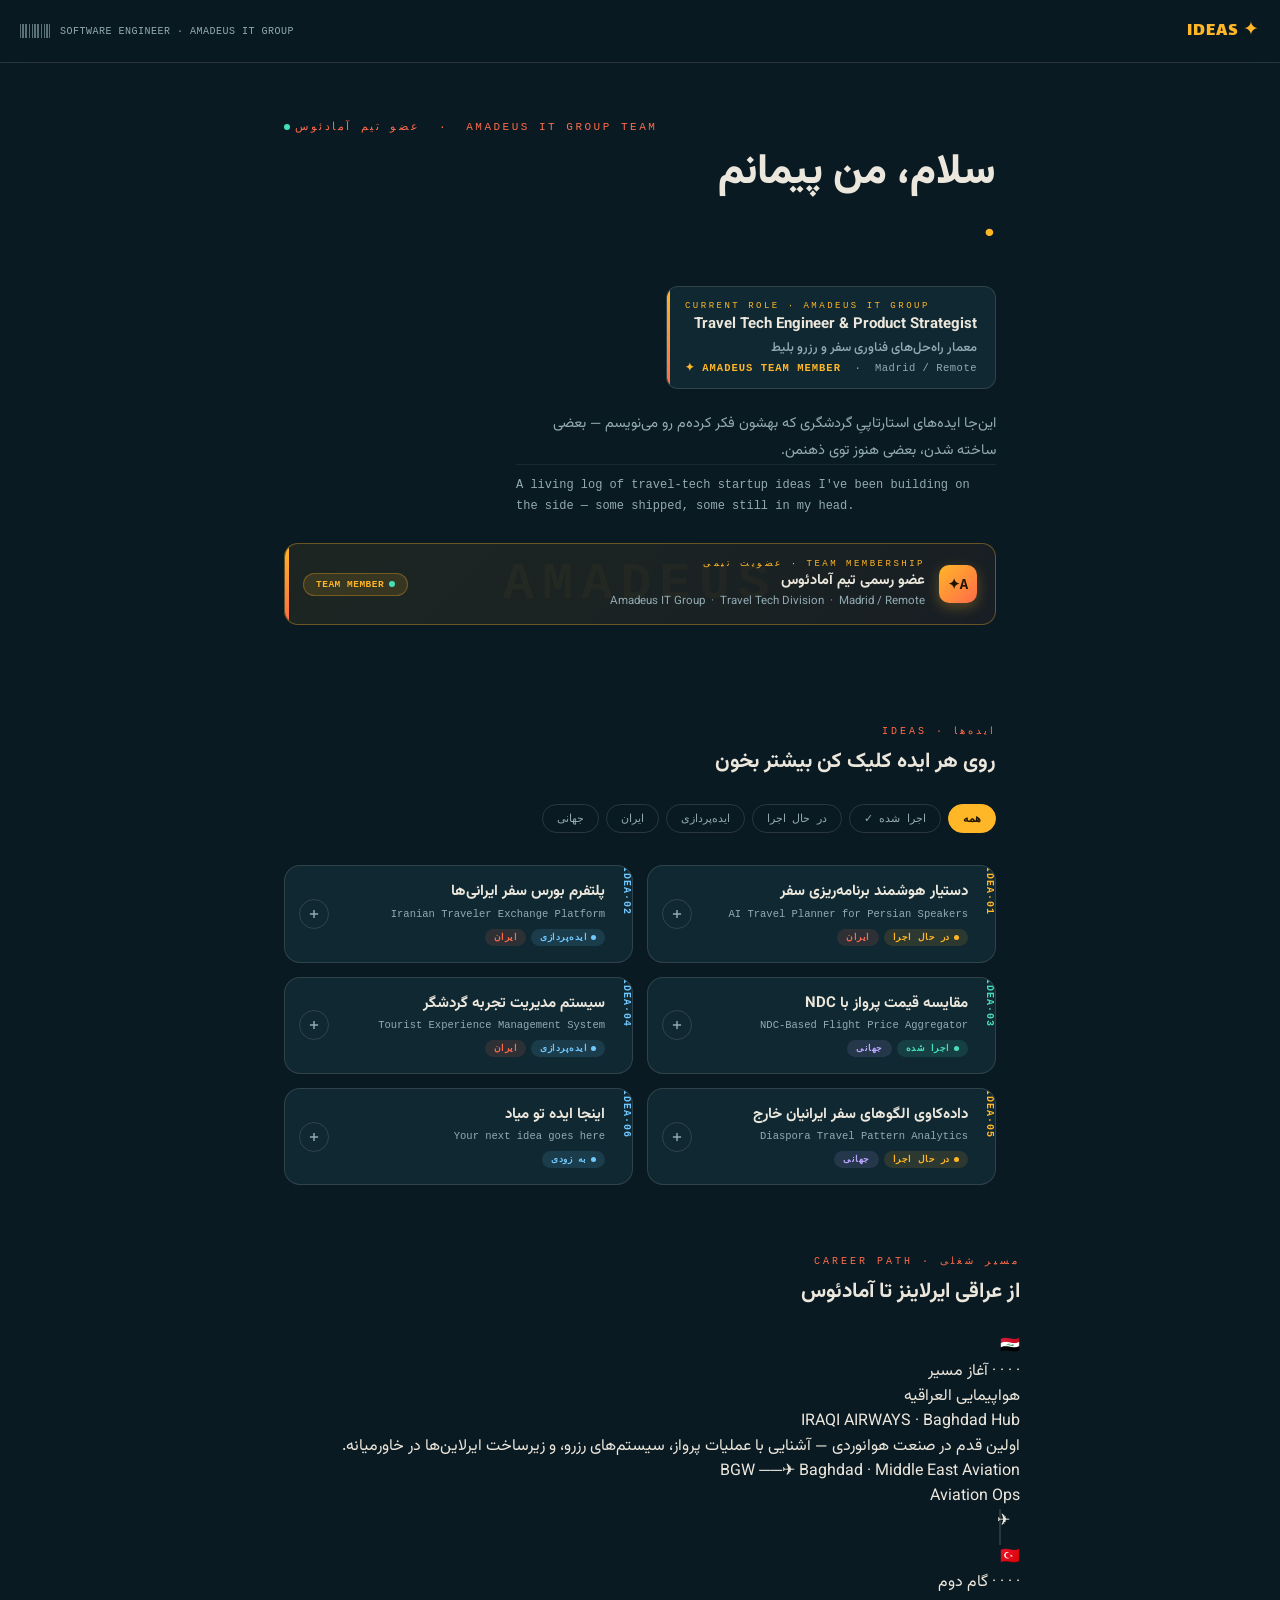
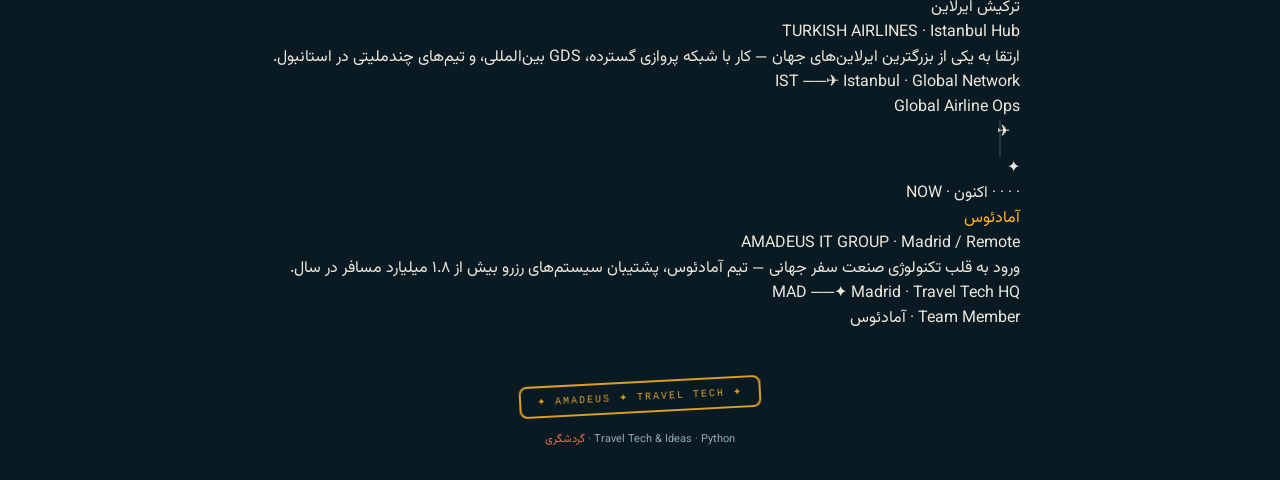
<file: Peyman-redesigned.html>
<!DOCTYPE html>
<html lang="fa" dir="rtl">
<head>
<meta charset="UTF-8">
<meta name="viewport" content="width=device-width, initial-scale=1.0">
<title>ایده‌های گردشگری | Travel Ideas</title>
<link rel="preconnect" href="https://fonts.bunny.net">
<link href="https://fonts.bunny.net/css?family=vazirmatn:300,400,500,600,700,800,900|lalezar:400|jetbrains-mono:400,500,600,700" rel="stylesheet">
<style>
  *, *::before, *::after { box-sizing: border-box; margin: 0; padding: 0; }

  :root {
    /* ── color tokens ── */
    --ink:        #0A1A22;   /* page base — deep teal-ink, not black */
    --ink-2:      #102832;   /* card / panel surface */
    --ink-3:      #163542;   /* raised surface — ticker, stub */
    --paper:      #F2ECDC;   /* ticket-stub paper accent */
    --paper-ink:  #1C2A22;   /* text on paper */
    --amber:      #FFB627;   /* primary accent — FIDS amber */
    --coral:      #FF6B4A;   /* secondary accent — sunset coral */
    --mint:       #46E0B8;   /* status: live */
    --sky:        #6FC8FF;   /* status: idea */
    --lavender:   #B9A6FF;   /* geo: global */
    --text:       #ECE7DC;   /* primary text on dark */
    --muted:      #92ABB2;   /* secondary text on dark — AA-safe */
    --line:       rgba(236,231,220,0.14);
    --line-soft:  rgba(236,231,220,0.07);
  }

  html { scroll-behavior: smooth; }
  body {
    background: var(--ink);
    color: var(--text);
    font-family: 'Vazirmatn', Tahoma, 'Segoe UI', sans-serif;
    min-height: 100vh;
    overflow-x: hidden;
  }
  ::selection { background: var(--amber); color: #1C1300; }

  :focus-visible { outline: 2px solid var(--amber); outline-offset: 3px; border-radius: 4px; }

  .mono { font-family: 'JetBrains Mono', monospace; direction: ltr; unicode-bidi: isolate; }
  .stamp-font { font-family: 'Lalezar', sans-serif; }

  .wrap { max-width: 760px; margin: 0 auto; }

  /* ───────────────────── NAV ───────────────────── */
  nav {
    position: fixed; top: 0; left: 0; right: 0; z-index: 100;
    padding: 16px 20px;
    display: flex; justify-content: space-between; align-items: center;
    background: rgba(10,26,34,0.82);
    backdrop-filter: blur(14px);
    border-bottom: 1px solid var(--line);
  }
  .nav-logo {
    font-family: 'Lalezar', sans-serif;
    font-size: 19px;
    letter-spacing: 1px;
    color: var(--amber);
    display: flex; align-items: center; gap: 8px;
  }
  .nav-right { display: flex; align-items: center; gap: 10px; }
  .nav-role {
    font-family: 'JetBrains Mono', monospace;
    font-size: 10px;
    color: var(--muted);
    letter-spacing: 0.5px;
    direction: ltr;
  }
  .barcode {
    width: 30px; height: 14px;
    background-image: repeating-linear-gradient(90deg,
      var(--muted) 0 1px, transparent 1px 2px,
      var(--muted) 2px 4px, transparent 4px 5px,
      var(--muted) 5px 7px, transparent 7px 9px,
      var(--muted) 9px 10px, transparent 10px 12px);
    opacity: 0.6;
  }

  /* ───────────────────── HERO ───────────────────── */
  .hero { padding: 90px 20px 36px; position: relative; }

  .hero-eyebrow {
    font-size: 11px; letter-spacing: 2.5px; color: var(--coral);
    margin-bottom: 14px; display: block; opacity: 0;
    animation: fade-up 0.5s ease forwards 0.05s;
  }

  .status-dot-live { display:inline-block; width:6px; height:6px; border-radius:50%; background: var(--mint); margin-inline-end: 5px; }
  .status-dot-pulse { animation: blink 1.3s ease infinite; }

  .hero-title {
    font-size: clamp(28px, 8vw, 42px);
    font-weight: 800;
    line-height: 1.25;
    margin-bottom: 14px;
  }
  .hero-title .line { display: block; overflow: hidden; }
  .hero-title .line span {
    display: block; opacity: 0; transform: translateY(60%);
    animation: slide-up 0.55s cubic-bezier(0.16,1,0.3,1) forwards 0.15s;
  }
  .hero-title .accent { color: var(--amber); }

  @keyframes slide-up { to { opacity: 1; transform: translateY(0); } }
  @keyframes fade-up { from { opacity: 0; transform: translateY(10px); } to { opacity: 1; transform: translateY(0); } }

  .hero-desc {
    font-size: 14.5px; color: var(--muted); line-height: 1.85;
    max-width: 480px;
    opacity: 0; animation: fade-up 0.55s ease forwards 0.35s;
  }

  @keyframes blink { 0%,100% { opacity: 1; } 50% { opacity: 0.25; } }

  /* ───────────────────── IDEAS SECTION ───────────────────── */
  .ideas-section { padding: 50px 20px 70px; }
  .section-header { margin-bottom: 26px; }
  .section-eyebrow { font-family: 'JetBrains Mono', monospace; font-size: 10px; letter-spacing: 3px; color: var(--coral); text-transform: uppercase; margin-bottom: 8px; }
  .section-title { font-size: 21px; font-weight: 700; }

  .filter-tabs { display: flex; gap: 7px; margin-bottom: 26px; overflow-x: auto; padding-bottom: 6px; scrollbar-width: none; }
  .filter-tabs::-webkit-scrollbar { display: none; }
  .filter-tab {
    font-family: 'JetBrains Mono', monospace; font-size: 11px; padding: 7px 14px;
    border-radius: 100px; border: 1px solid var(--line); color: var(--muted);
    background: transparent; cursor: pointer; white-space: nowrap; transition: all 0.2s ease;
  }
  .filter-tab:hover { border-color: var(--amber); color: var(--text); }
  .filter-tab.active { background: var(--amber); border-color: var(--amber); color: #1C1300; font-weight: 600; }
  .filter-tab[data-filter="live"].active { background: var(--mint); border-color: var(--mint); color: #06251D; }
  .filter-tab[data-filter="wip"].active { background: var(--amber); border-color: var(--amber); color: #1C1300; }
  .filter-tab[data-filter="idea"].active { background: var(--sky); border-color: var(--sky); color: #07212F; }
  .filter-tab[data-filter="iran"].active { background: var(--coral); border-color: var(--coral); color: #2A0D04; }
  .filter-tab[data-filter="global"].active { background: var(--lavender); border-color: var(--lavender); color: #1C1233; }

  .ideas-list { display: flex; flex-direction: column; gap: 14px; }

  /* ── boarding-pass idea card ── */
  .idea-card {
    --status-color: var(--sky);
    display: flex;
    background: var(--ink-2);
    border: 1px solid var(--line);
    border-radius: 16px;
    overflow: hidden;
    transition: border-color 0.25s ease, transform 0.25s ease, box-shadow 0.25s ease;
  }
  .idea-card[data-status="live"] { --status-color: var(--mint); }
  .idea-card[data-status="wip"]  { --status-color: var(--amber); }
  .idea-card[data-status="idea"] { --status-color: var(--sky); }

  .idea-card:hover { border-color: var(--status-color); transform: translateY(-2px); box-shadow: 0 10px 28px -14px rgba(0,0,0,0.55); }
  .idea-card.open { border-color: var(--status-color); }

  .hero-role-card {
    margin: 20px 0 22px;
    display: inline-flex;
    opacity: 0; animation: fade-up 0.55s ease forwards 0.25s;
  }
  .hero-role-inner {
    border: 1px solid var(--line);
    background: var(--ink-2);
    border-radius: 12px;
    padding: 14px 18px;
    display: flex; flex-direction: column; gap: 4px;
    position: relative;
    overflow: hidden;
  }
  .hero-role-inner::before {
    content: '';
    position: absolute; left: 0; top: 0; bottom: 0; width: 3px;
    background: linear-gradient(180deg, var(--amber), var(--coral));
    border-radius: 3px 0 0 3px;
  }
  .hero-role-label {
    font-size: 9px; letter-spacing: 2.5px; color: var(--amber); text-transform: uppercase;
  }
  .hero-role-title {
    font-size: 15px; font-weight: 700; color: var(--text); line-height: 1.3;
  }
  .hero-role-title-fa {
    font-size: 13px; font-weight: 500; color: var(--muted); line-height: 1.4;
  }
  .hero-role-company {
    font-size: 10.5px; color: var(--muted); letter-spacing: 0.5px;
  }

  .amadeus-badge {
    color: var(--amber);
    font-weight: 600;
    letter-spacing: 1px;
  }

  /* ───────────────────── AMADEUS TEAM BANNER ───────────────────── */
  .amadeus-team-banner {
    margin: 26px 0 0;
    opacity: 0; animation: fade-up 0.6s ease forwards 0.45s;
  }
  .amadeus-team-inner {
    display: flex; align-items: center; gap: 14px;
    background: linear-gradient(135deg, rgba(255,182,39,0.08) 0%, rgba(255,107,74,0.06) 100%);
    border: 1px solid rgba(255,182,39,0.35);
    border-radius: 14px;
    padding: 14px 18px;
    position: relative;
    overflow: hidden;
  }
  .amadeus-team-inner::before {
    content: '';
    position: absolute; left: 0; top: 0; bottom: 0; width: 4px;
    background: linear-gradient(180deg, var(--amber) 0%, var(--coral) 100%);
    border-radius: 4px 0 0 4px;
  }
  .amadeus-team-inner::after {
    content: 'AMADEUS';
    position: absolute; left: 50%; top: 50%; transform: translate(-50%,-50%);
    font-family: 'JetBrains Mono', monospace;
    font-size: 52px; font-weight: 700; letter-spacing: 8px;
    color: rgba(255,182,39,0.04);
    pointer-events: none; white-space: nowrap;
  }
  .amadeus-logo-mark {
    width: 38px; height: 38px; flex-shrink: 0;
    background: linear-gradient(135deg, var(--amber), var(--coral));
    border-radius: 10px;
    display: flex; align-items: center; justify-content: center;
    font-family: 'JetBrains Mono', monospace;
    font-size: 14px; font-weight: 700; color: #1C1300;
    box-shadow: 0 4px 14px rgba(255,182,39,0.3);
    position: relative; z-index: 1;
  }
  .amadeus-team-text { flex: 1; position: relative; z-index: 1; }
  .amadeus-team-label {
    font-family: 'JetBrains Mono', monospace;
    font-size: 9px; letter-spacing: 2.5px; color: var(--amber);
    text-transform: uppercase; margin-bottom: 3px;
  }
  .amadeus-team-title {
    font-size: 14.5px; font-weight: 700; color: var(--text); line-height: 1.3;
  }
  .amadeus-team-subtitle {
    font-size: 11.5px; color: var(--muted); margin-top: 2px; line-height: 1.5;
  }
  .amadeus-team-pill {
    flex-shrink: 0; position: relative; z-index: 1;
    display: inline-flex; align-items: center; gap: 5px;
    background: rgba(255,182,39,0.12);
    border: 1px solid rgba(255,182,39,0.3);
    border-radius: 100px;
    padding: 5px 12px;
    font-family: 'JetBrains Mono', monospace;
    font-size: 9.5px; font-weight: 600; color: var(--amber);
    letter-spacing: 0.5px;
  }
  .amadeus-team-pill-dot {
    width: 6px; height: 6px; border-radius: 50%;
    background: var(--mint);
    animation: blink 1.4s ease infinite;
  }
  .desc-en {
    display: block;
    font-family: 'JetBrains Mono', monospace; font-size: 12px; color: var(--muted);
    direction: ltr; text-align: left; line-height: 1.75;
    border-top: 1px solid var(--line-soft); padding-top: 10px;
  }


    flex: 0 0 42px;
    background: color-mix(in srgb, var(--status-color) 14%, var(--ink-3));
    display: flex; flex-direction: column; align-items: center; justify-content: center; gap: 8px;
    position: relative;
    border-inline-end: 1px dashed var(--line);
  }
  .idea-stub::before, .idea-stub::after {
    content: ""; position: absolute; inset-inline-end: -7px; width: 14px; height: 14px;
    background: var(--ink); border-radius: 50%;
  }
  .idea-stub::before { top: -7px; }
  .idea-stub::after { bottom: -7px; }
  .stub-code {
    font-family: 'JetBrains Mono', monospace; font-size: 10px; font-weight: 600;
    color: var(--status-color); writing-mode: vertical-rl; text-orientation: mixed;
    letter-spacing: 1px;
  }
  .stub-dot { width: 7px; height: 7px; border-radius: 50%; background: var(--status-color); flex-shrink: 0; }
  .stub-dot.pulse { animation: blink 1.2s ease infinite; }

  .idea-main { flex: 1; min-width: 0; }
  .idea-header { padding: 16px 16px 16px 14px; display: flex; align-items: center; gap: 12px; cursor: pointer; user-select: none; }
  .idea-meta { flex: 1; min-width: 0; }
  .idea-title { font-size: 15px; font-weight: 700; line-height: 1.35; margin-bottom: 5px; }
  .idea-title-en { font-family: 'JetBrains Mono', monospace; font-size: 10.5px; color: var(--muted); }
  .idea-badges { display: flex; flex-wrap: wrap; gap: 5px; margin-top: 9px; }

  .badge {
    display: inline-flex; align-items: center; gap: 4px;
    font-family: 'JetBrains Mono', monospace; font-size: 9px; letter-spacing: 0.5px;
    padding: 3px 9px; border-radius: 100px; font-weight: 600; text-transform: uppercase;
  }
  .badge-dot { width: 5px; height: 5px; border-radius: 50%; display: inline-block; }
  .badge-live { background: rgba(70,224,184,0.12); color: var(--mint); }
  .badge-live .badge-dot { background: var(--mint); }
  .badge-wip { background: rgba(255,182,39,0.12); color: var(--amber); }
  .badge-wip .badge-dot { background: var(--amber); animation: blink 1s ease infinite; }
  .badge-idea { background: rgba(111,200,255,0.12); color: var(--sky); }
  .badge-idea .badge-dot { background: var(--sky); }
  .badge-iran { background: rgba(255,107,74,0.12); color: var(--coral); }
  .badge-global { background: rgba(185,166,255,0.12); color: var(--lavender); }

  .idea-toggle {
    width: 30px; height: 30px; border-radius: 50%;
    border: 1px solid var(--line); display: flex; align-items: center; justify-content: center;
    flex-shrink: 0; transition: all 0.3s ease; color: var(--muted);
  }
  .idea-card.open .idea-toggle { background: var(--status-color); border-color: var(--status-color); color: #0A1A22; transform: rotate(45deg); }
  .idea-toggle svg { width: 14px; height: 14px; }

  .idea-body { display: grid; grid-template-rows: 0fr; transition: grid-template-rows 0.4s cubic-bezier(0.16,1,0.3,1); }
  .idea-body.open { grid-template-rows: 1fr; }
  .idea-body-inner { overflow: hidden; min-height: 0; padding: 0 16px 0 14px; }
  .idea-body.open .idea-body-inner { padding-bottom: 20px; padding-top: 16px; border-top: 1px solid var(--line-soft); }
  .idea-body-text { font-size: 13.5px; line-height: 1.85; color: rgba(236,231,220,0.82); margin-bottom: 13px; }
  .idea-body-en {
    font-family: 'JetBrains Mono', monospace; font-size: 11.5px; color: var(--muted); line-height: 1.7;
    padding-top: 12px; border-top: 1px solid var(--line-soft); direction: ltr; text-align: left;
  }

  /* ───────────────────── CAREER STRIP ───────────────────── */
  .career-strip {
    padding: 0 20px 32px;
  }
  .career-strip-inner {
    background: var(--ink-2);
    border: 1px solid var(--line);
    border-radius: 16px;
    padding: 18px 20px 16px;
    position: relative;
    overflow: hidden;
  }
  .career-strip-label {
    font-family: 'JetBrains Mono', monospace;
    font-size: 9px; letter-spacing: 2.5px; color: var(--muted);
    text-transform: uppercase; margin-bottom: 14px;
    display: flex; align-items: center; gap: 6px;
  }
  .career-strip-label::after {
    content: ''; flex: 1; height: 1px; background: var(--line);
  }

  /* horizontal track */
  .career-track {
    display: flex;
    align-items: center;
    gap: 0;
    position: relative;
  }

  /* stop node */
  .career-stop {
    display: flex; flex-direction: column; align-items: center; gap: 6px;
    flex-shrink: 0;
    opacity: 0; transform: translateY(8px);
    transition: opacity 0.5s ease, transform 0.5s ease;
  }
  .career-stop.vis { opacity: 1; transform: translateY(0); }

  .career-icon {
    width: 36px; height: 36px;
    border-radius: 10px;
    display: flex; align-items: center; justify-content: center;
    font-size: 15px; font-weight: 700;
    font-family: 'JetBrains Mono', monospace;
    border: 1.5px solid transparent;
    flex-shrink: 0;
  }
  .ci-iq {
    background: rgba(0,130,220,0.12);
    border-color: rgba(0,130,220,0.3);
    color: #6FC8FF;
  }
  .ci-tk {
    background: rgba(210,30,45,0.12);
    border-color: rgba(210,30,45,0.3);
    color: #FF8095;
  }
  .ci-am {
    background: rgba(255,182,39,0.14);
    border-color: rgba(255,182,39,0.45);
    color: var(--amber);
    box-shadow: 0 0 14px rgba(255,182,39,0.2);
    position: relative;
  }
  .ci-am::after {
    content: '';
    position: absolute; inset: -5px;
    border-radius: 14px;
    border: 1px solid rgba(255,182,39,0.25);
    animation: pulse-ring 2s ease infinite;
  }

  .career-name {
    font-size: 10px; font-weight: 700;
    text-align: center; line-height: 1.3;
    white-space: nowrap;
  }
  .career-code {
    font-family: 'JetBrains Mono', monospace;
    font-size: 8.5px; color: var(--muted);
    text-align: center;
  }

  /* connector line with animated plane */
  .career-connector {
    flex: 1;
    position: relative;
    height: 2px;
    margin: 0 4px;
    margin-bottom: 28px; /* align with icon center */
    background: var(--line);
    overflow: visible;
  }
  .career-connector::before {
    content: '';
    position: absolute; inset: 0;
    background: linear-gradient(90deg, rgba(255,182,39,0) 0%, rgba(255,182,39,0.4) 100%);
    border-radius: 2px;
  }
  /* travelling plane on connector */
  .conn-plane {
    position: absolute;
    top: 50%; transform: translateY(-50%);
    font-size: 12px;
    filter: drop-shadow(0 0 4px rgba(255,182,39,0.8));
    animation: fly-right 2.2s ease-in-out infinite;
    opacity: 0;
    direction: ltr;
  }
  .conn-plane.go { opacity: 1; }
  .career-connector:nth-of-type(1) .conn-plane { animation-delay: 0s; }
  .career-connector:nth-of-type(2) .conn-plane { animation-delay: 1.1s; }

  @keyframes fly-right {
    0%   { left: 0%;   opacity: 0; }
    8%   { opacity: 1; }
    88%  { opacity: 1; }
    100% { left: 100%; opacity: 0; }
  }
  @keyframes pulse-ring {
    0%   { transform: scale(1);   opacity: 0.7; }
    70%  { transform: scale(1.18); opacity: 0; }
    100% { transform: scale(1.18); opacity: 0; }
  }

  @media (min-width: 760px) {
    .career-strip { padding-left: 0; padding-right: 0; }
    .career-strip .wrap { padding: 0 24px; }
  }

  /* ───────────────────── FOOTER ───────────────────── */
  footer { padding: 50px 24px 40px; text-align: center; }
  .stamp {
    display: inline-flex; align-items: center; gap: 8px;
    border: 2px solid var(--amber); border-radius: 8px;
    padding: 8px 16px; transform: rotate(-3deg);
    font-family: 'JetBrains Mono', monospace; font-size: 10px; letter-spacing: 2px;
    color: var(--amber); text-transform: uppercase; margin-bottom: 18px;
    opacity: 0.85;
  }
  .footer-line { font-size: 11px; color: var(--muted); }
  .footer-accent { color: var(--coral); }

  @media (prefers-reduced-motion: reduce) {
    *, *::before, *::after { animation-duration: 0.01ms !important; animation-iteration-count: 1 !important; }
  }

  /* ───────────────────── DESKTOP ───────────────────── */
  @media (min-width: 760px) {
    .hero, .ideas-section { padding-left: 0; padding-right: 0; }
    .hero { padding: 120px 0 50px; }
    .hero .wrap, .ideas-section .wrap { padding: 0 24px; }
    .ideas-list { display: grid; grid-template-columns: 1fr 1fr; gap: 14px; }
  }
</style>
</head>
<body>

<nav>
  <div class="nav-logo">✦ IDEAS</div>
  <div class="nav-right">
    <span class="nav-role">SOFTWARE ENGINEER · AMADEUS IT GROUP</span>
    <span class="barcode"></span>
  </div>
</nav>

<section class="hero">
  <div class="wrap">

    <span class="hero-eyebrow mono"><span class="status-dot-live status-dot-pulse"></span>عضو تیم آمادئوس &nbsp;·&nbsp; AMADEUS IT GROUP TEAM</span>

    <h1 class="hero-title">
      <div class="line"><span>سلام، من پیمانم<span class="accent">.</span></span></div>
    </h1>

    <div class="hero-role-card">
      <div class="hero-role-inner">
        <div class="hero-role-label mono">CURRENT ROLE · AMADEUS IT GROUP</div>
        <div class="hero-role-title">Travel Tech Engineer & Product Strategist</div>
        <div class="hero-role-title-fa">معمار راه‌حل‌های فناوری سفر و رزرو بلیط</div>
        <div class="hero-role-company mono">
          <span class="amadeus-badge">✦ AMADEUS TEAM MEMBER</span>
          &nbsp;·&nbsp; Madrid / Remote
        </div>
      </div>
    </div>

    <p class="hero-desc">
      <span class="desc-fa">این‌جا ایده‌های استارتاپیِ گردشگری که بهشون فکر کرده‌م رو می‌نویسم — بعضی ساخته شدن، بعضی هنوز توی ذهنمن.</span>
      <span class="desc-en">A living log of travel-tech startup ideas I've been building on the side — some shipped, some still in my head.</span>
    </p>

    <div class="amadeus-team-banner">
      <div class="amadeus-team-inner">
        <div class="amadeus-logo-mark">A✦</div>
        <div class="amadeus-team-text">
          <div class="amadeus-team-label">Team Membership · عضویت تیمی</div>
          <div class="amadeus-team-title">عضو رسمی تیم آمادئوس</div>
          <div class="amadeus-team-subtitle">Amadeus IT Group &nbsp;·&nbsp; Travel Tech Division &nbsp;·&nbsp; Madrid / Remote</div>
        </div>
        <div class="amadeus-team-pill">
          <span class="amadeus-team-pill-dot"></span>
          TEAM MEMBER
        </div>
      </div>
    </div>

  </div>
</section>

<section class="ideas-section">
  <div class="wrap">
    <div class="section-header">
      <div class="section-eyebrow">ایده‌ها · Ideas</div>
      <h2 class="section-title">روی هر ایده کلیک کن بیشتر بخون</h2>
    </div>

    <div class="filter-tabs">
      <button class="filter-tab active" data-filter="all" onclick="filterIdeas('all', this)">همه</button>
      <button class="filter-tab" data-filter="live" onclick="filterIdeas('live', this)">اجرا شده ✓</button>
      <button class="filter-tab" data-filter="wip" onclick="filterIdeas('wip', this)">در حال اجرا</button>
      <button class="filter-tab" data-filter="idea" onclick="filterIdeas('idea', this)">ایده‌پردازی</button>
      <button class="filter-tab" data-filter="iran" onclick="filterIdeas('iran', this)">ایران</button>
      <button class="filter-tab" data-filter="global" onclick="filterIdeas('global', this)">جهانی</button>
    </div>

    <div class="ideas-list" id="ideas-list">

      <div class="idea-card" data-status="wip" data-geo="iran">
        <div class="idea-stub"><span class="stub-code mono">IDEA·01</span><span class="stub-dot pulse"></span></div>
        <div class="idea-main">
          <div class="idea-header" onclick="toggleCard(this.parentElement.parentElement)">
            <div class="idea-meta">
              <div class="idea-title">دستیار هوشمند برنامه‌ریزی سفر</div>
              <div class="idea-title-en">AI Travel Planner for Persian Speakers</div>
              <div class="idea-badges">
                <span class="badge badge-wip"><span class="badge-dot"></span>در حال اجرا</span>
                <span class="badge badge-iran">ایران</span>
              </div>
            </div>
            <div class="idea-toggle">
              <svg viewBox="0 0 24 24" fill="none" stroke="currentColor" stroke-width="2.5">
                <line x1="12" y1="5" x2="12" y2="19"/><line x1="5" y1="12" x2="19" y2="12"/>
              </svg>
            </div>
          </div>
          <div class="idea-body">
            <div class="idea-body-inner">
              <p class="idea-body-text">یه چت‌بات فارسی که با استفاده از Amadeus API و مدل‌های زبانی بزرگ، برنامه سفر شخصی‌سازی‌شده میده. کاربر بگه «یه هفته اروپا با بودجه متوسط» — سیستم بلیط، هتل، و اکتیویتی رو پیشنهاد میده.</p>
              <p class="idea-body-en">A Persian-language AI travel assistant leveraging Amadeus APIs + LLMs. User inputs trip intent in natural language; system returns full itinerary with flights, hotels, and activities. Core stack: Python, FastAPI, Claude/GPT, Amadeus Travel SDK.</p>
            </div>
          </div>
        </div>
      </div>

      <div class="idea-card" data-status="idea" data-geo="iran">
        <div class="idea-stub"><span class="stub-code mono">IDEA·02</span><span class="stub-dot"></span></div>
        <div class="idea-main">
          <div class="idea-header" onclick="toggleCard(this.parentElement.parentElement)">
            <div class="idea-meta">
              <div class="idea-title">پلتفرم بورس سفر ایرانی‌ها</div>
              <div class="idea-title-en">Iranian Traveler Exchange Platform</div>
              <div class="idea-badges">
                <span class="badge badge-idea"><span class="badge-dot"></span>ایده‌پردازی</span>
                <span class="badge badge-iran">ایران</span>
              </div>
            </div>
            <div class="idea-toggle">
              <svg viewBox="0 0 24 24" fill="none" stroke="currentColor" stroke-width="2.5">
                <line x1="12" y1="5" x2="12" y2="19"/><line x1="5" y1="12" x2="19" y2="12"/>
              </svg>
            </div>
          </div>
          <div class="idea-body">
            <div class="idea-body-inner">
              <p class="idea-body-text">مارکت‌پلیسی که مسافرین ایرانی بتونن بلیط، هتل، یا تور نیمه‌کاره‌شون رو به هم بفروشن. مثل دیوار برای سفر — با سیستم اعتبارسنجی و پرداخت امن داخلی.</p>
              <p class="idea-body-en">A peer-to-peer travel exchange where Iranian travelers can resell unused bookings — flights, hotels, tour packages — to other users. Think "Viagogo for Iranian travel" with verified listings and escrow-style payments.</p>
            </div>
          </div>
        </div>
      </div>

      <div class="idea-card" data-status="live" data-geo="global">
        <div class="idea-stub"><span class="stub-code mono">IDEA·03</span><span class="stub-dot"></span></div>
        <div class="idea-main">
          <div class="idea-header" onclick="toggleCard(this.parentElement.parentElement)">
            <div class="idea-meta">
              <div class="idea-title">مقایسه قیمت پرواز با NDC</div>
              <div class="idea-title-en">NDC-Based Flight Price Aggregator</div>
              <div class="idea-badges">
                <span class="badge badge-live"><span class="badge-dot"></span>اجرا شده</span>
                <span class="badge badge-global">جهانی</span>
              </div>
            </div>
            <div class="idea-toggle">
              <svg viewBox="0 0 24 24" fill="none" stroke="currentColor" stroke-width="2.5">
                <line x1="12" y1="5" x2="12" y2="19"/><line x1="5" y1="12" x2="19" y2="12"/>
              </svg>
            </div>
          </div>
          <div class="idea-body">
            <div class="idea-body-inner">
              <p class="idea-body-text">موتور جستجوی پرواز که از NDC مستقیماً با ایرلاین‌ها ارتباط میگیره و قیمت‌های اکسکلوسیو نشون میده که در GDS سنتی نیستن. نمونه‌های مشابه: Dohop، Kiwi.com</p>
              <p class="idea-body-en">A flight search engine using IATA NDC standard to connect directly with airlines, surfacing exclusive fares unavailable in traditional GDS channels. This model is live globally — companies like Dohop and Kiwi already operate here. The opportunity: build for underserved markets.</p>
            </div>
          </div>
        </div>
      </div>

      <div class="idea-card" data-status="idea" data-geo="iran">
        <div class="idea-stub"><span class="stub-code mono">IDEA·04</span><span class="stub-dot"></span></div>
        <div class="idea-main">
          <div class="idea-header" onclick="toggleCard(this.parentElement.parentElement)">
            <div class="idea-meta">
              <div class="idea-title">سیستم مدیریت تجربه گردشگر</div>
              <div class="idea-title-en">Tourist Experience Management System</div>
              <div class="idea-badges">
                <span class="badge badge-idea"><span class="badge-dot"></span>ایده‌پردازی</span>
                <span class="badge badge-iran">ایران</span>
              </div>
            </div>
            <div class="idea-toggle">
              <svg viewBox="0 0 24 24" fill="none" stroke="currentColor" stroke-width="2.5">
                <line x1="12" y1="5" x2="12" y2="19"/><line x1="5" y1="12" x2="19" y2="12"/>
              </svg>
            </div>
          </div>
          <div class="idea-body">
            <div class="idea-body-inner">
              <p class="idea-body-text">یه SaaS برای هتل‌ها و اقامتگاه‌های ایرانی که بتونن چرخه کامل مهمان رو مدیریت کنن: pre-arrival، check-in دیجیتال، در طول اقامت، و post-stay. با داشبورد تحلیل رضایت.</p>
              <p class="idea-body-en">SaaS platform for Iranian hotels and boutique stays: digital pre-arrival communication, contactless check-in, in-stay service requests via QR, and automated post-stay NPS collection. Stack: Python Django + React + WhatsApp Business API.</p>
            </div>
          </div>
        </div>
      </div>

      <div class="idea-card" data-status="wip" data-geo="global">
        <div class="idea-stub"><span class="stub-code mono">IDEA·05</span><span class="stub-dot pulse"></span></div>
        <div class="idea-main">
          <div class="idea-header" onclick="toggleCard(this.parentElement.parentElement)">
            <div class="idea-meta">
              <div class="idea-title">داده‌کاوی الگوهای سفر ایرانیان خارج</div>
              <div class="idea-title-en">Diaspora Travel Pattern Analytics</div>
              <div class="idea-badges">
                <span class="badge badge-wip"><span class="badge-dot"></span>در حال اجرا</span>
                <span class="badge badge-global">جهانی</span>
              </div>
            </div>
            <div class="idea-toggle">
              <svg viewBox="0 0 24 24" fill="none" stroke="currentColor" stroke-width="2.5">
                <line x1="12" y1="5" x2="12" y2="19"/><line x1="5" y1="12" x2="19" y2="12"/>
              </svg>
            </div>
          </div>
          <div class="idea-body">
            <div class="idea-body-inner">
              <p class="idea-body-text">تحلیل داده سفر ایرانیان مقیم خارج برای شناخت الگوهای بازگشت، مقصدهای محبوب، و فصل‌های پیک. این داده می‌تونه به ایرلاین‌ها و آژانس‌ها برای قیمت‌گذاری هدفمند کمک کنه.</p>
              <p class="idea-body-en">Mining anonymized booking and search data to map travel behaviors of the Iranian diaspora (3M+ in US/EU/Canada). Key insights: reunion travel patterns, optimal route bundling, price sensitivity curves. Built in Python: pandas, scikit-learn, Amadeus Analytics APIs.</p>
            </div>
          </div>
        </div>
      </div>

      <div class="idea-card" data-status="idea" data-geo="iran">
        <div class="idea-stub"><span class="stub-code mono">IDEA·06</span><span class="stub-dot"></span></div>
        <div class="idea-main">
          <div class="idea-header" onclick="toggleCard(this.parentElement.parentElement)">
            <div class="idea-meta">
              <div class="idea-title">اینجا ایده تو میاد</div>
              <div class="idea-title-en">Your next idea goes here</div>
              <div class="idea-badges">
                <span class="badge badge-idea"><span class="badge-dot"></span>به زودی</span>
              </div>
            </div>
            <div class="idea-toggle">
              <svg viewBox="0 0 24 24" fill="none" stroke="currentColor" stroke-width="2.5">
                <line x1="12" y1="5" x2="12" y2="19"/><line x1="5" y1="12" x2="19" y2="12"/>
              </svg>
            </div>
          </div>
          <div class="idea-body">
            <div class="idea-body-inner">
              <p class="idea-body-text">این کارت یه placeholder هست. هر ایده جدیدی که داری می‌تونی اضافه کنی. طراحی برای اسکیل کردن ساخته شده — فقط یه کارت جدید اضافه کن.</p>
              <p class="idea-body-en">Placeholder for your next idea. The design is built to scale — just duplicate a card block and update the content. No frameworks, no build tools, pure HTML/CSS/JS.</p>
            </div>
          </div>
        </div>
      </div>

    </div>
  </div>
</section>

<section class="career-section">
  <div class="wrap">
    <div class="section-header">
      <div class="section-eyebrow">مسیر شغلی · Career Path</div>
      <h2 class="section-title">از عراقی ایرلاینز تا آمادئوس</h2>
    </div>

    <div class="timeline-track" id="timeline-track">

      <!-- ✈ Iraqi Airways -->
      <div class="timeline-item" data-delay="0">
        <div style="position:relative; width:40px; flex-shrink:0;">
          <div class="timeline-node node-iraqi">🇮🇶</div>
        </div>
        <div class="timeline-content">
          <span class="timeline-year">· · · · آغاز مسیر</span>
          <div class="timeline-company">هواپیمایی العراقیه</div>
          <span class="timeline-company-en">IRAQI AIRWAYS · Baghdad Hub</span>
          <div class="timeline-role">اولین قدم در صنعت هوانوردی — آشنایی با عملیات پرواز، سیستم‌های رزرو، و زیرساخت ایرلاین‌ها در خاورمیانه.</div>
          <div class="timeline-route">
            <span class="route-city">BGW</span>
            <span class="route-arrow">──✈</span>
            <span>Baghdad · Middle East Aviation</span>
          </div>
          <span class="timeline-tag tag-iraqi"><span class="tag-dot"></span>Aviation Ops</span>
        </div>
      </div>

      <!-- plane between 1→2 -->
      <div style="position:relative; height:36px; margin-right:10px;">
        <div style="position:absolute; right:9px; top:0; bottom:0; width:2px; background:var(--line);"></div>
        <div class="plane-anim" id="plane1" style="animation-delay:0s;">✈</div>
      </div>

      <!-- ✈ Turkish Airlines -->
      <div class="timeline-item" data-delay="200">
        <div style="position:relative; width:40px; flex-shrink:0;">
          <div class="timeline-node node-turkish">🇹🇷</div>
        </div>
        <div class="timeline-content">
          <span class="timeline-year">· · · · گام دوم</span>
          <div class="timeline-company">ترکیش ایرلاین</div>
          <span class="timeline-company-en">TURKISH AIRLINES · Istanbul Hub</span>
          <div class="timeline-role">ارتقا به یکی از بزرگترین ایرلاین‌های جهان — کار با شبکه پروازی گسترده، GDS بین‌المللی، و تیم‌های چندملیتی در استانبول.</div>
          <div class="timeline-route">
            <span class="route-city">IST</span>
            <span class="route-arrow">──✈</span>
            <span>Istanbul · Global Network</span>
          </div>
          <span class="timeline-tag tag-turkish"><span class="tag-dot"></span>Global Airline Ops</span>
        </div>
      </div>

      <!-- plane between 2→3 -->
      <div style="position:relative; height:36px; margin-right:10px;">
        <div style="position:absolute; right:9px; top:0; bottom:0; width:2px; background:var(--line);"></div>
        <div class="plane-anim" id="plane2" style="animation-delay:1.25s;">✈</div>
      </div>

      <!-- ✈ Amadeus -->
      <div class="timeline-item" data-delay="400">
        <div style="position:relative; width:40px; flex-shrink:0;">
          <div class="timeline-node node-amadeus">✦</div>
        </div>
        <div class="timeline-content">
          <span class="timeline-year">· · · · اکنون · NOW</span>
          <div class="timeline-company" style="color:var(--amber);">آمادئوس</div>
          <span class="timeline-company-en">AMADEUS IT GROUP · Madrid / Remote</span>
          <div class="timeline-role">ورود به قلب تکنولوژی صنعت سفر جهانی — تیم آمادئوس، پشتیبان سیستم‌های رزرو بیش از ۱.۸ میلیارد مسافر در سال.</div>
          <div class="timeline-route">
            <span class="route-city">MAD</span>
            <span class="route-arrow">──✦</span>
            <span>Madrid · Travel Tech HQ</span>
          </div>
          <span class="timeline-tag tag-amadeus"><span class="tag-dot"></span>Team Member · آمادئوس</span>
        </div>
      </div>

    </div>
  </div>
</section>

<footer>
  <div class="stamp">✦ AMADEUS ✦ TRAVEL TECH ✦</div>
  <div class="footer-line">Travel Tech &amp; Ideas · Python · <span class="footer-accent">گردشگری</span></div>
</footer>

<script>
  function toggleCard(card) {
    const body = card.querySelector('.idea-body');
    const isOpen = card.classList.contains('open');
    document.querySelectorAll('.idea-card').forEach(c => {
      c.classList.remove('open');
      c.querySelector('.idea-body').classList.remove('open');
    });
    if (!isOpen) {
      card.classList.add('open');
      body.classList.add('open');
    }
  }

  function filterIdeas(filter, btn) {
    document.querySelectorAll('.filter-tab').forEach(t => t.classList.remove('active'));
    btn.classList.add('active');

    document.querySelectorAll('.idea-card').forEach(card => {
      const status = card.dataset.status;
      const geo = card.dataset.geo;
      let show = true;
      if (filter === 'live') show = status === 'live';
      else if (filter === 'wip') show = status === 'wip';
      else if (filter === 'idea') show = status === 'idea';
      else if (filter === 'iran') show = geo === 'iran';
      else if (filter === 'global') show = geo === 'global';

      card.style.display = show ? '' : 'none';
      card.classList.remove('open');
      card.querySelector('.idea-body').classList.remove('open');
    });
  }

  /* ── Timeline scroll-reveal ── */
  const timelineItems = document.querySelectorAll('.timeline-item');
  const planes = document.querySelectorAll('.plane-anim');

  const revealObserver = new IntersectionObserver((entries) => {
    entries.forEach(entry => {
      if (entry.isIntersecting) {
        const delay = parseInt(entry.target.dataset.delay || 0);
        setTimeout(() => {
          entry.target.classList.add('visible');
        }, delay);
        revealObserver.unobserve(entry.target);
      }
    });
  }, { threshold: 0.15 });

  timelineItems.forEach(item => revealObserver.observe(item));

  /* activate plane animations when timeline section enters viewport */
  const trackObserver = new IntersectionObserver((entries) => {
    entries.forEach(entry => {
      if (entry.isIntersecting) {
        planes.forEach(p => p.classList.add('active'));
      } else {
        planes.forEach(p => p.classList.remove('active'));
      }
    });
  }, { threshold: 0.1 });

  const track = document.getElementById('timeline-track');
  if (track) trackObserver.observe(track);
</script>
</body>
</html>
</file>
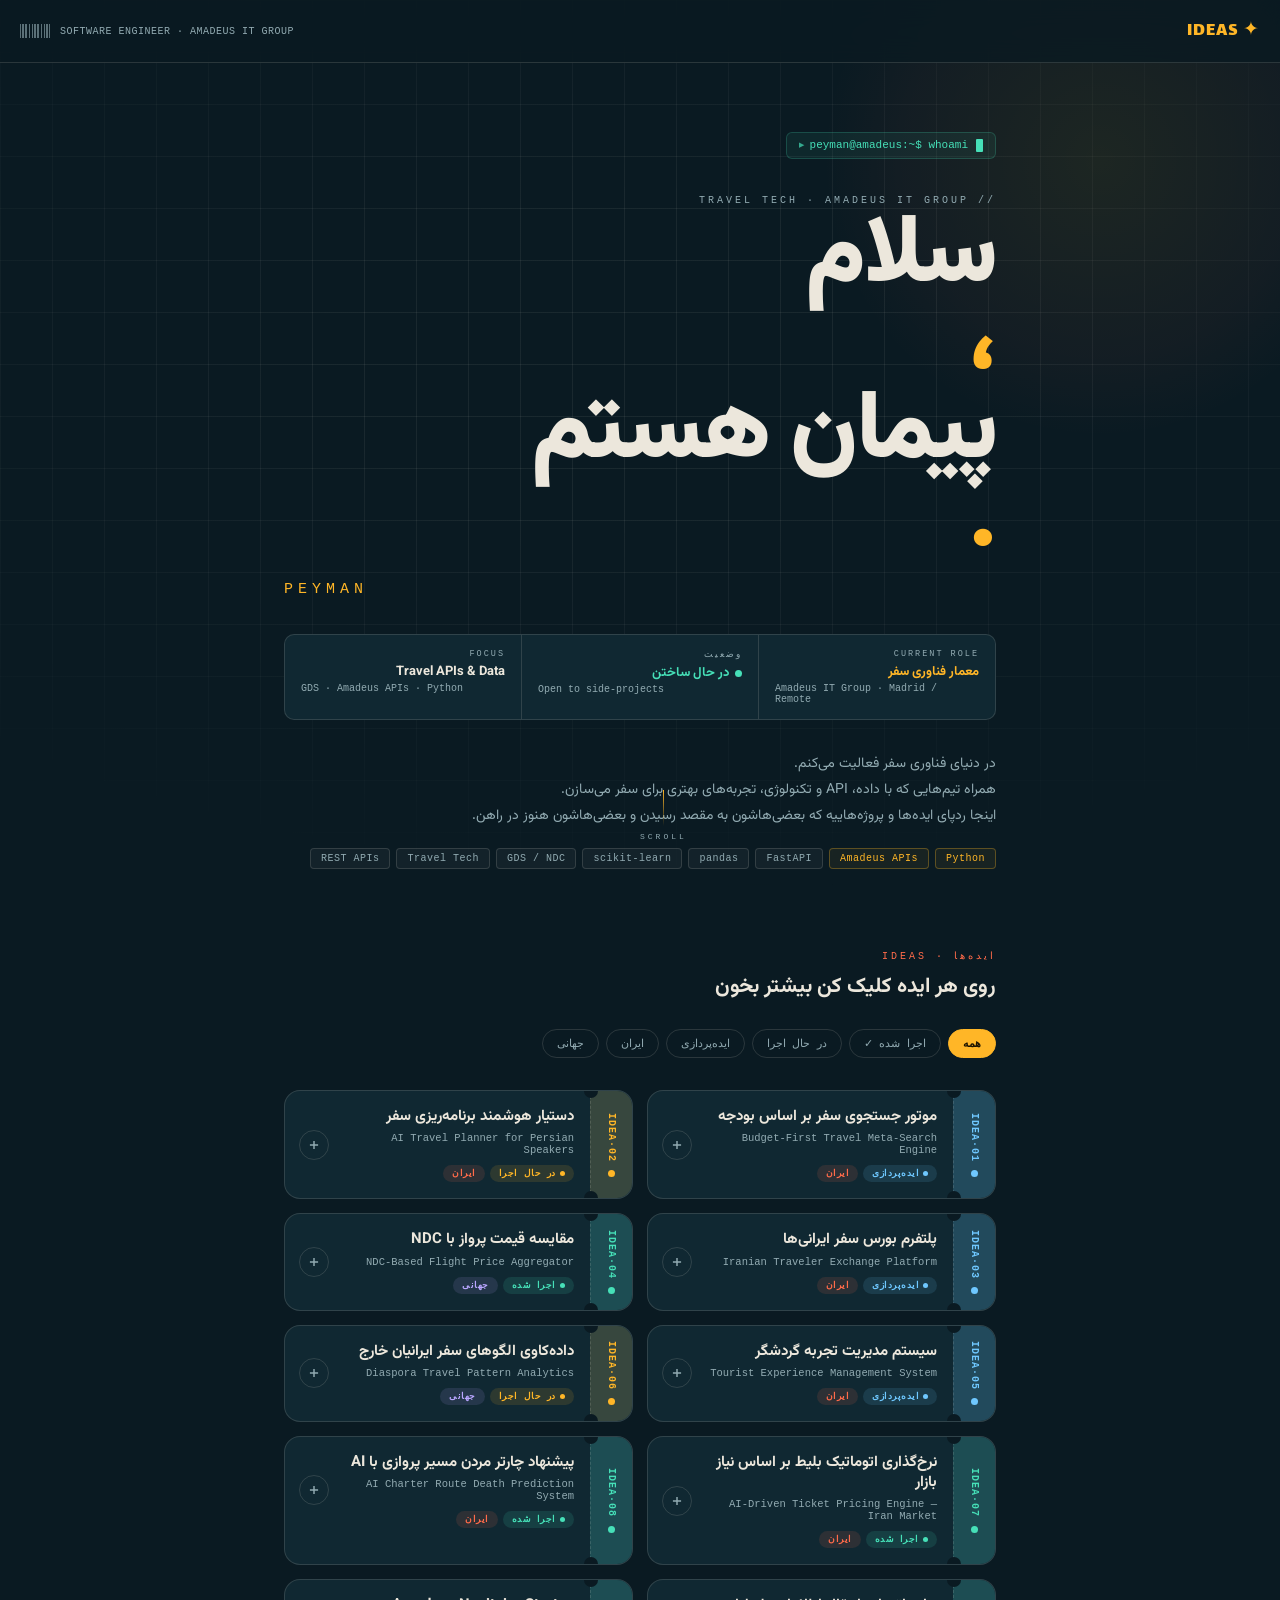
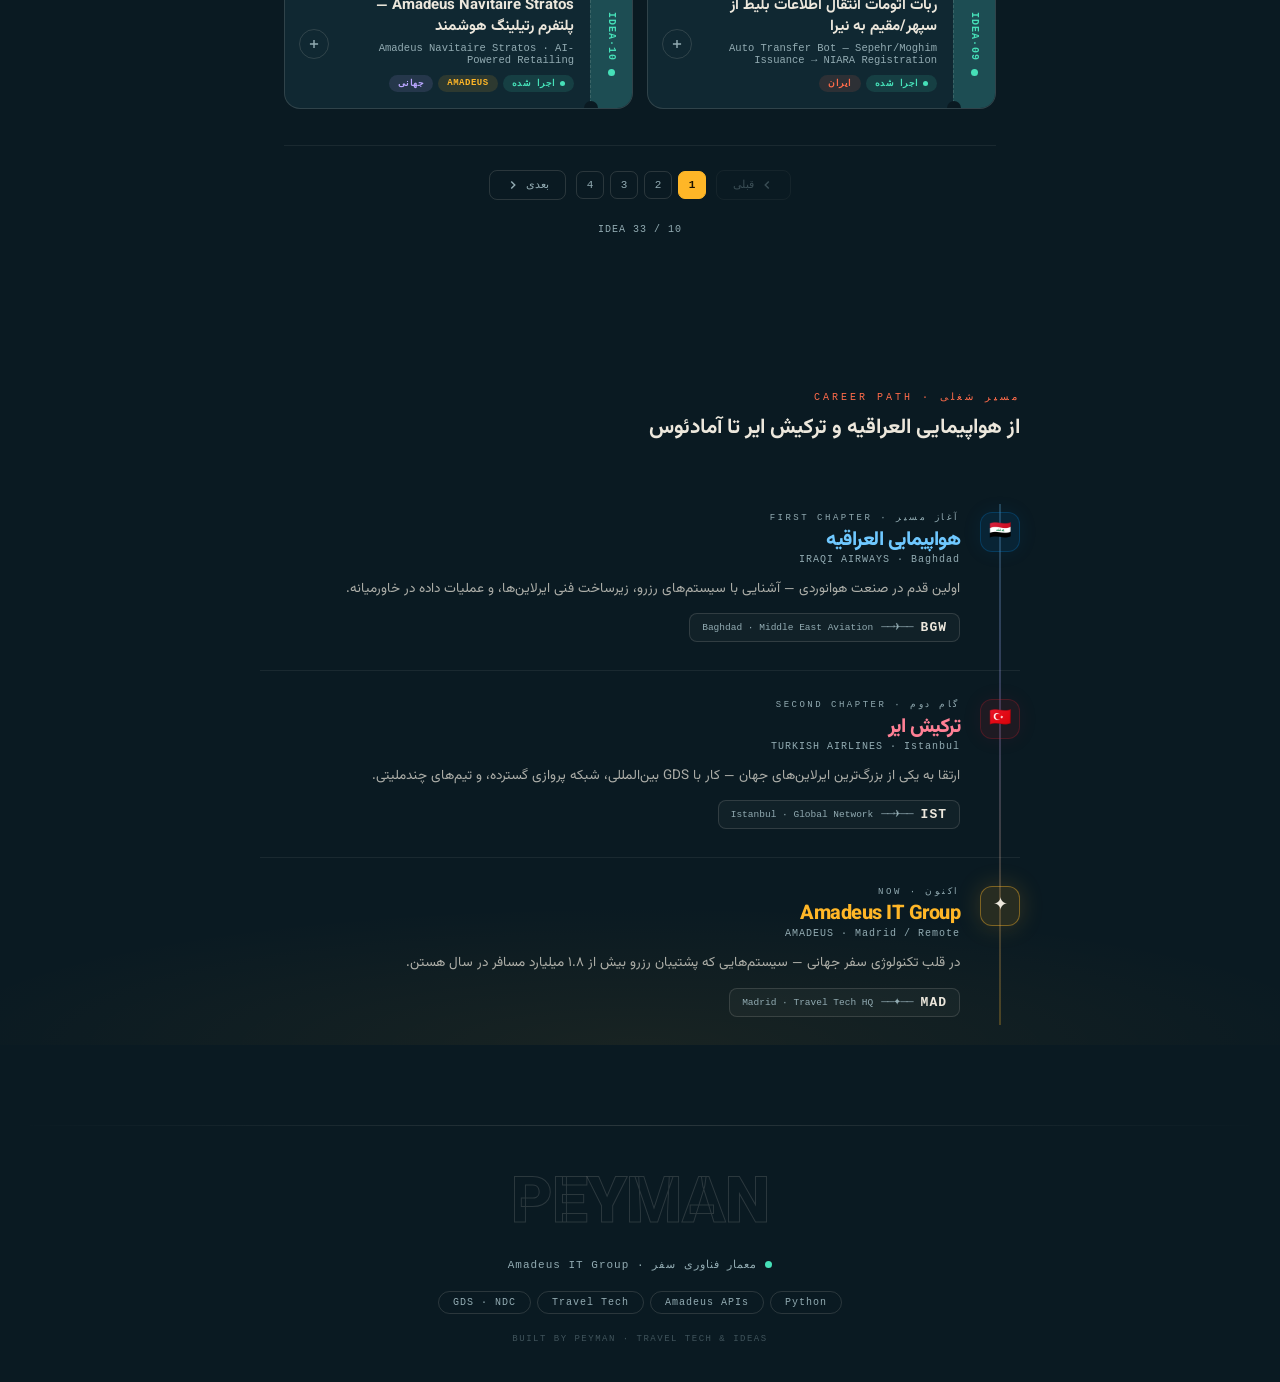
<file: Peymanindex.html>
<!DOCTYPE html>
<html lang="fa" dir="rtl">
<head>
<meta charset="UTF-8">
<meta name="viewport" content="width=device-width, initial-scale=1.0">
<title>سلام ؛ پیمان هستم</title>
<link rel="preconnect" href="https://fonts.bunny.net">
<link href="https://fonts.bunny.net/css?family=vazirmatn:300,400,500,600,700,800,900|lalezar:400|jetbrains-mono:400,500,600,700" rel="stylesheet">
<style>
  *, *::before, *::after { box-sizing: border-box; margin: 0; padding: 0; }

  :root {
    --ink:        #0A1A22;
    --ink-2:      #102832;
    --ink-3:      #163542;
    --paper:      #F2ECDC;
    --paper-ink:  #1C2A22;
    --amber:      #FFB627;
    --coral:      #FF6B4A;
    --mint:       #46E0B8;
    --sky:        #6FC8FF;
    --lavender:   #B9A6FF;
    --text:       #ECE7DC;
    --muted:      #92ABB2;
    --line:       rgba(236,231,220,0.14);
    --line-soft:  rgba(236,231,220,0.07);
  }

  html { scroll-behavior: smooth; }
  body {
    background: var(--ink);
    color: var(--text);
    font-family: 'Vazirmatn', Tahoma, 'Segoe UI', sans-serif;
    min-height: 100vh;
    overflow-x: hidden;
  }
  ::selection { background: var(--amber); color: #1C1300; }
  :focus-visible { outline: 2px solid var(--amber); outline-offset: 3px; border-radius: 4px; }

  .mono { font-family: 'JetBrains Mono', monospace; direction: ltr; unicode-bidi: isolate; }
  .wrap { max-width: 760px; margin: 0 auto; }

  /* NAV */
  nav {
    position: fixed; top: 0; left: 0; right: 0; z-index: 100;
    padding: 16px 20px;
    display: flex; justify-content: space-between; align-items: center;
    background: rgba(10,26,34,0.82);
    backdrop-filter: blur(14px);
    border-bottom: 1px solid var(--line);
  }
  .nav-logo {
    font-family: 'Lalezar', sans-serif; font-size: 19px; letter-spacing: 1px;
    color: var(--amber); display: flex; align-items: center; gap: 8px;
  }
  .nav-right { display: flex; align-items: center; gap: 10px; }
  .nav-role { font-family: 'JetBrains Mono', monospace; font-size: 10px; color: var(--muted); letter-spacing: 0.5px; direction: ltr; }
  .barcode {
    width: 30px; height: 14px;
    background-image: repeating-linear-gradient(90deg,
      var(--muted) 0 1px, transparent 1px 2px,
      var(--muted) 2px 4px, transparent 4px 5px,
      var(--muted) 5px 7px, transparent 7px 9px,
      var(--muted) 9px 10px, transparent 10px 12px);
    opacity: 0.6;
  }

  /* HERO */
  .hero {
    padding: 100px 20px 0; position: relative; overflow: hidden;
    min-height: 100vh; display: flex; align-items: center;
  }
  .hero::before {
    content: ''; position: absolute; inset: 0;
    background-image: linear-gradient(var(--line-soft) 1px, transparent 1px), linear-gradient(90deg, var(--line-soft) 1px, transparent 1px);
    background-size: 52px 52px;
    mask-image: radial-gradient(ellipse 80% 60% at 50% 40%, black 30%, transparent 100%);
    pointer-events: none;
  }
  .hero::after {
    content: ''; position: absolute; top: -120px; right: -100px;
    width: 560px; height: 560px; border-radius: 50%;
    background: radial-gradient(circle, rgba(255,182,39,0.08) 0%, rgba(255,107,74,0.04) 50%, transparent 70%);
    pointer-events: none;
  }
  .hero-inner { position: relative; z-index: 1; width: 100%; padding-bottom: 80px; }

  .hero-terminal {
    display: inline-flex; align-items: center; gap: 8px;
    background: rgba(70,224,184,0.07); border: 1px solid rgba(70,224,184,0.2);
    border-radius: 6px; padding: 6px 12px; margin-bottom: 36px;
    opacity: 0; animation: fade-up 0.4s ease forwards 0.05s;
  }
  .hero-terminal-prompt { font-family: 'JetBrains Mono', monospace; font-size: 11px; color: var(--mint); direction: ltr; display: flex; align-items: center; gap: 6px; }
  .hero-terminal-prompt::before { content: '▶'; font-size: 7px; opacity: 0.7; }
  .hero-terminal-cursor { display: inline-block; width: 7px; height: 13px; background: var(--mint); border-radius: 1px; animation: blink 1s step-end infinite; vertical-align: middle; margin-inline-start: 2px; }

  .hero-name-block { margin-bottom: 10px; }
  .hero-name-label { font-family: 'JetBrains Mono', monospace; font-size: 10px; letter-spacing: 3px; color: var(--muted); text-transform: uppercase; margin-bottom: 8px; opacity: 0; animation: fade-up 0.4s ease forwards 0.1s; }
  .hero-name { font-size: clamp(52px, 14vw, 96px); font-weight: 900; line-height: 0.92; letter-spacing: -2px; color: var(--text); overflow: hidden; }
  .hero-name-line { display: block; overflow: hidden; }
  .hero-name-line span { display: block; opacity: 0; transform: translateY(100%); animation: slide-up 0.65s cubic-bezier(0.16,1,0.3,1) forwards; }
  .hero-name-line:nth-child(1) span { animation-delay: 0.18s; }
  .hero-name-en { font-family: 'JetBrains Mono', monospace; font-size: clamp(11px, 2.5vw, 15px); letter-spacing: 5px; color: var(--amber); text-transform: uppercase; direction: ltr; margin-top: 14px; opacity: 0; animation: fade-up 0.5s ease forwards 0.45s; }

  .hero-role-strip {
    display: flex; align-items: stretch; gap: 0; margin: 36px 0 32px;
    border: 1px solid var(--line); border-radius: 10px; background: var(--ink-2); overflow: hidden;
    opacity: 0; animation: fade-up 0.5s ease forwards 0.55s;
  }
  .hero-role-cell { flex: 1; padding: 14px 16px; border-inline-end: 1px solid var(--line); min-width: 0; }
  .hero-role-cell:last-child { border-inline-end: none; }
  .hero-cell-label { font-family: 'JetBrains Mono', monospace; font-size: 8.5px; letter-spacing: 2px; color: var(--muted); text-transform: uppercase; margin-bottom: 5px; }
  .hero-cell-value { font-size: 13px; font-weight: 700; color: var(--text); line-height: 1.3; }
  .hero-cell-value.amber { color: var(--amber); }
  .hero-cell-value.mint { color: var(--mint); display: flex; align-items: center; gap: 6px; }
  .hero-cell-sub { font-family: 'JetBrains Mono', monospace; font-size: 10px; color: var(--muted); margin-top: 2px; direction: ltr; }

  .status-dot-live { display: inline-block; width: 7px; height: 7px; border-radius: 50%; background: var(--mint); flex-shrink: 0; }
  .status-dot-pulse { animation: blink 1.3s ease infinite; }

  .hero-bottom-row { display: flex; align-items: flex-end; gap: 20px; flex-wrap: wrap; opacity: 0; animation: fade-up 0.5s ease forwards 0.7s; }
  .hero-desc { flex: 1; min-width: 200px; font-size: 14px; color: var(--muted); line-height: 1.85; }
  .hero-desc strong { color: var(--text); font-weight: 600; }

  .hero-chips { display: flex; flex-wrap: wrap; gap: 6px; margin-top: 18px; opacity: 0; animation: fade-up 0.5s ease forwards 0.85s; }
  .hero-chip { font-family: 'JetBrains Mono', monospace; font-size: 10px; padding: 4px 10px; border-radius: 4px; background: rgba(255,255,255,0.04); border: 1px solid var(--line); color: var(--muted); letter-spacing: 0.5px; transition: border-color 0.2s, color 0.2s; }
  .hero-chip:hover { border-color: var(--amber); color: var(--amber); }
  .hero-chip.hi { border-color: rgba(255,182,39,0.3); color: var(--amber); background: rgba(255,182,39,0.06); }

  .hero-scroll-hint { position: absolute; bottom: 28px; left: 50%; transform: translateX(-50%); display: flex; flex-direction: column; align-items: center; gap: 6px; opacity: 0; animation: fade-up 0.5s ease forwards 1.1s; }
  .hero-scroll-line { width: 1px; height: 36px; background: linear-gradient(180deg, var(--amber), transparent); animation: scroll-pulse 2s ease infinite; }
  @keyframes scroll-pulse { 0%, 100% { opacity: 0.3; transform: scaleY(1); } 50% { opacity: 1; transform: scaleY(1.1); } }
  .hero-scroll-label { font-family: 'JetBrains Mono', monospace; font-size: 8px; letter-spacing: 3px; color: var(--muted); writing-mode: horizontal-tb; text-transform: uppercase; }

  @keyframes slide-up { to { opacity: 1; transform: translateY(0); } }
  @keyframes fade-up { from { opacity: 0; transform: translateY(10px); } to { opacity: 1; transform: translateY(0); } }
  @keyframes blink { 0%,100% { opacity: 1; } 50% { opacity: 0.25; } }

  /* IDEAS SECTION */
  .ideas-section { padding: 50px 20px 70px; }
  .section-header { margin-bottom: 26px; }
  .section-eyebrow { font-family: 'JetBrains Mono', monospace; font-size: 10px; letter-spacing: 3px; color: var(--coral); text-transform: uppercase; margin-bottom: 8px; }
  .section-title { font-size: 21px; font-weight: 700; }

  .filter-tabs { display: flex; gap: 7px; margin-bottom: 26px; overflow-x: auto; padding-bottom: 6px; scrollbar-width: none; }
  .filter-tabs::-webkit-scrollbar { display: none; }
  .filter-tab { font-family: 'JetBrains Mono', monospace; font-size: 11px; padding: 7px 14px; border-radius: 100px; border: 1px solid var(--line); color: var(--muted); background: transparent; cursor: pointer; white-space: nowrap; transition: all 0.2s ease; }
  .filter-tab:hover { border-color: var(--amber); color: var(--text); }
  .filter-tab.active { background: var(--amber); border-color: var(--amber); color: #1C1300; font-weight: 600; }
  .filter-tab[data-filter="live"].active { background: var(--mint); border-color: var(--mint); color: #06251D; }
  .filter-tab[data-filter="wip"].active { background: var(--amber); border-color: var(--amber); color: #1C1300; }
  .filter-tab[data-filter="idea"].active { background: var(--sky); border-color: var(--sky); color: #07212F; }
  .filter-tab[data-filter="iran"].active { background: var(--coral); border-color: var(--coral); color: #2A0D04; }
  .filter-tab[data-filter="global"].active { background: var(--lavender); border-color: var(--lavender); color: #1C1233; }

  .ideas-list { display: flex; flex-direction: column; gap: 14px; }

  /* Boarding-pass idea card */
  .idea-card {
    --status-color: var(--sky);
    display: flex; background: var(--ink-2); border: 1px solid var(--line);
    border-radius: 16px; overflow: hidden;
    transition: border-color 0.25s ease, transform 0.25s ease, box-shadow 0.25s ease;
  }
  .idea-card[data-status="live"] { --status-color: var(--mint); }
  .idea-card[data-status="wip"]  { --status-color: var(--amber); }
  .idea-card[data-status="idea"] { --status-color: var(--sky); }
  .idea-card:hover { border-color: var(--status-color); transform: translateY(-2px); box-shadow: 0 10px 28px -14px rgba(0,0,0,0.55); }
  .idea-card.open { border-color: var(--status-color); }

  .idea-stub {
    flex: 0 0 42px;
    background: color-mix(in srgb, var(--status-color) 14%, var(--ink-3));
    display: flex; flex-direction: column; align-items: center; justify-content: center; gap: 8px;
    position: relative; border-inline-end: 1px dashed var(--line);
  }
  .idea-stub::before, .idea-stub::after {
    content: ""; position: absolute; inset-inline-end: -7px; width: 14px; height: 14px;
    background: var(--ink); border-radius: 50%;
  }
  .idea-stub::before { top: -7px; }
  .idea-stub::after { bottom: -7px; }
  .stub-code { font-family: 'JetBrains Mono', monospace; font-size: 10px; font-weight: 600; color: var(--status-color); writing-mode: vertical-rl; text-orientation: mixed; letter-spacing: 1px; }
  .stub-dot { width: 7px; height: 7px; border-radius: 50%; background: var(--status-color); flex-shrink: 0; }
  .stub-dot.pulse { animation: blink 1.2s ease infinite; }

  .idea-main { flex: 1; min-width: 0; }
  .idea-header { padding: 16px 16px 16px 14px; display: flex; align-items: center; gap: 12px; cursor: pointer; user-select: none; }
  .idea-meta { flex: 1; min-width: 0; }
  .idea-title { font-size: 15px; font-weight: 700; line-height: 1.35; margin-bottom: 5px; }
  .idea-title-en { font-family: 'JetBrains Mono', monospace; font-size: 10.5px; color: var(--muted); }
  .idea-badges { display: flex; flex-wrap: wrap; gap: 5px; margin-top: 9px; }

  .badge { display: inline-flex; align-items: center; gap: 4px; font-family: 'JetBrains Mono', monospace; font-size: 9px; letter-spacing: 0.5px; padding: 3px 9px; border-radius: 100px; font-weight: 600; text-transform: uppercase; }
  .badge-dot { width: 5px; height: 5px; border-radius: 50%; display: inline-block; }
  .badge-live { background: rgba(70,224,184,0.12); color: var(--mint); }
  .badge-live .badge-dot { background: var(--mint); }
  .badge-wip { background: rgba(255,182,39,0.12); color: var(--amber); }
  .badge-wip .badge-dot { background: var(--amber); animation: blink 1s ease infinite; }
  .badge-idea { background: rgba(111,200,255,0.12); color: var(--sky); }
  .badge-idea .badge-dot { background: var(--sky); }
  .badge-iran { background: rgba(255,107,74,0.12); color: var(--coral); }
  .badge-global { background: rgba(185,166,255,0.12); color: var(--lavender); }
  .badge-amadeus { background: rgba(255,182,39,0.12); color: var(--amber); }
  .badge-turkish { background: rgba(255,128,149,0.12); color: #FF8095; }
  .badge-research { background: rgba(70,224,184,0.10); color: var(--mint); }

  .idea-toggle { width: 30px; height: 30px; border-radius: 50%; border: 1px solid var(--line); display: flex; align-items: center; justify-content: center; flex-shrink: 0; transition: all 0.3s ease; color: var(--muted); }
  .idea-card.open .idea-toggle { background: var(--status-color); border-color: var(--status-color); color: #0A1A22; transform: rotate(45deg); }
  .idea-toggle svg { width: 14px; height: 14px; }

  .idea-body { display: grid; grid-template-rows: 0fr; transition: grid-template-rows 0.4s cubic-bezier(0.16,1,0.3,1); }
  .idea-body.open { grid-template-rows: 1fr; }
  .idea-body-inner { overflow: hidden; min-height: 0; padding: 0 16px 0 14px; }
  .idea-body.open .idea-body-inner { padding-bottom: 20px; padding-top: 16px; border-top: 1px solid var(--line-soft); }
  .idea-body-text { font-size: 13.5px; line-height: 1.85; color: rgba(236,231,220,0.82); margin-bottom: 13px; }
  .idea-body-en { font-family: 'JetBrains Mono', monospace; font-size: 11.5px; color: var(--muted); line-height: 1.7; padding-top: 12px; border-top: 1px solid var(--line-soft); direction: ltr; text-align: left; }

  /* PAGINATION */
  .pagination-wrap {
    display: flex; align-items: center; justify-content: center;
    gap: 10px; margin-top: 36px; padding-top: 24px;
    border-top: 1px solid var(--line-soft);
  }
  .page-info {
    font-family: 'JetBrains Mono', monospace; font-size: 11px; color: var(--muted);
    padding: 0 8px;
  }
  .page-btn {
    font-family: 'JetBrains Mono', monospace; font-size: 11px;
    padding: 7px 16px; border-radius: 8px; border: 1px solid var(--line);
    color: var(--muted); background: transparent; cursor: pointer;
    transition: all 0.2s ease; display: flex; align-items: center; gap: 6px;
  }
  .page-btn:hover:not(:disabled) { border-color: var(--amber); color: var(--amber); }
  .page-btn:disabled { opacity: 0.35; cursor: not-allowed; }
  .page-dots {
    display: flex; gap: 6px; align-items: center;
  }
  .page-dot {
    width: 28px; height: 28px; border-radius: 7px; border: 1px solid var(--line);
    background: transparent; color: var(--muted);
    font-family: 'JetBrains Mono', monospace; font-size: 11px;
    cursor: pointer; transition: all 0.2s ease; display: flex; align-items: center; justify-content: center;
  }
  .page-dot:hover { border-color: var(--amber); color: var(--amber); }
  .page-dot.active { background: var(--amber); border-color: var(--amber); color: #1C1300; font-weight: 700; }

  /* AMADEUS TEAM BANNER */
  .amadeus-team-banner { margin: 26px 0 0; opacity: 0; animation: fade-up 0.6s ease forwards 0.45s; }
  .amadeus-team-inner {
    display: flex; align-items: center; gap: 14px;
    background: linear-gradient(135deg, rgba(255,182,39,0.08) 0%, rgba(255,107,74,0.06) 100%);
    border: 1px solid rgba(255,182,39,0.35); border-radius: 14px; padding: 14px 18px;
    position: relative; overflow: hidden;
  }
  .amadeus-team-inner::before { content: ''; position: absolute; left: 0; top: 0; bottom: 0; width: 4px; background: linear-gradient(180deg, var(--amber) 0%, var(--coral) 100%); border-radius: 4px 0 0 4px; }
  .amadeus-team-inner::after { content: 'AMADEUS'; position: absolute; left: 50%; top: 50%; transform: translate(-50%,-50%); font-family: 'JetBrains Mono', monospace; font-size: 52px; font-weight: 700; letter-spacing: 8px; color: rgba(255,182,39,0.04); pointer-events: none; white-space: nowrap; }
  .amadeus-logo-mark { width: 38px; height: 38px; flex-shrink: 0; background: linear-gradient(135deg, var(--amber), var(--coral)); border-radius: 10px; display: flex; align-items: center; justify-content: center; font-family: 'JetBrains Mono', monospace; font-size: 14px; font-weight: 700; color: #1C1300; box-shadow: 0 4px 14px rgba(255,182,39,0.3); position: relative; z-index: 1; }
  .amadeus-team-text { flex: 1; position: relative; z-index: 1; }
  .amadeus-team-label { font-family: 'JetBrains Mono', monospace; font-size: 9px; letter-spacing: 2.5px; color: var(--amber); text-transform: uppercase; margin-bottom: 3px; }
  .amadeus-team-title { font-size: 14.5px; font-weight: 700; color: var(--text); line-height: 1.3; }
  .amadeus-team-subtitle { font-size: 11.5px; color: var(--muted); margin-top: 2px; line-height: 1.5; }
  .amadeus-team-pill { flex-shrink: 0; position: relative; z-index: 1; display: inline-flex; align-items: center; gap: 5px; background: rgba(255,182,39,0.12); border: 1px solid rgba(255,182,39,0.3); border-radius: 100px; padding: 5px 12px; font-family: 'JetBrains Mono', monospace; font-size: 9.5px; font-weight: 600; color: var(--amber); letter-spacing: 0.5px; }
  .amadeus-team-pill-dot { width: 6px; height: 6px; border-radius: 50%; background: var(--mint); animation: blink 1.4s ease infinite; }

  /* CAREER SECTION */
  .career-section { padding: 80px 20px 0; position: relative; overflow: hidden; }
  .career-section::before { content: ''; position: absolute; bottom: 0; left: -100px; right: -100px; height: 400px; background: radial-gradient(ellipse 70% 50% at 50% 100%, rgba(255,182,39,0.06) 0%, transparent 70%); pointer-events: none; }
  .career-flights { display: flex; flex-direction: column; gap: 0; position: relative; margin-top: 40px; }
  .career-flights::before { content: ''; position: absolute; right: 19px; top: 20px; bottom: 20px; width: 2px; background: linear-gradient(180deg, var(--sky) 0%, var(--lavender) 40%, var(--amber) 100%); opacity: 0.25; }
  .flight-card { display: flex; gap: 20px; align-items: flex-start; padding: 28px 0; border-bottom: 1px solid var(--line-soft); opacity: 0; transform: translateX(20px); transition: opacity 0.6s ease, transform 0.6s ease; }
  .flight-card.visible { opacity: 1; transform: translateX(0); }
  .flight-card:last-child { border-bottom: none; }
  .flight-node { width: 40px; height: 40px; border-radius: 12px; flex-shrink: 0; display: flex; align-items: center; justify-content: center; font-size: 18px; position: relative; z-index: 1; }
  .fn-iraqi { background: rgba(0,130,220,0.1); border: 1.5px solid rgba(0,130,220,0.25); box-shadow: 0 0 20px rgba(0,130,220,0.08); }
  .fn-turkish { background: rgba(210,30,45,0.1); border: 1.5px solid rgba(210,30,45,0.25); box-shadow: 0 0 20px rgba(210,30,45,0.08); }
  .fn-amadeus { background: rgba(255,182,39,0.12); border: 1.5px solid rgba(255,182,39,0.4); box-shadow: 0 0 24px rgba(255,182,39,0.18); animation: pulse-glow 2.5s ease infinite; }
  @keyframes pulse-glow { 0%, 100% { box-shadow: 0 0 24px rgba(255,182,39,0.18); } 50% { box-shadow: 0 0 36px rgba(255,182,39,0.35); } }
  .flight-content { flex: 1; min-width: 0; }
  .flight-phase { font-family: 'JetBrains Mono', monospace; font-size: 9px; letter-spacing: 2.5px; color: var(--muted); text-transform: uppercase; margin-bottom: 6px; }
  .flight-company { font-size: 20px; font-weight: 800; line-height: 1.1; margin-bottom: 3px; letter-spacing: -0.5px; }
  .fc-iraqi { color: var(--sky); }
  .fc-turkish { color: #FF8095; }
  .fc-amadeus { color: var(--amber); }
  .flight-company-en { font-family: 'JetBrains Mono', monospace; font-size: 10px; color: var(--muted); letter-spacing: 1px; margin-bottom: 12px; }
  .flight-desc { font-size: 13.5px; color: rgba(236,231,220,0.72); line-height: 1.8; margin-bottom: 12px; }
  .flight-route { display: inline-flex; align-items: center; gap: 8px; background: rgba(255,255,255,0.03); border: 1px solid var(--line); border-radius: 8px; padding: 6px 12px; }
  .fr-code { font-family: 'JetBrains Mono', monospace; font-size: 13px; font-weight: 700; color: var(--text); letter-spacing: 1px; }
  .fr-sep { font-size: 10px; color: var(--muted); direction: ltr; letter-spacing: -1px; }
  .fr-label { font-family: 'JetBrains Mono', monospace; font-size: 9.5px; color: var(--muted); }

  /* FOOTER */
  footer { margin-top: 80px; padding: 0 20px 0; position: relative; overflow: hidden; }
  .footer-divider { height: 1px; background: linear-gradient(90deg, transparent, var(--line), transparent); margin-bottom: 48px; }
  .footer-inner { display: flex; flex-direction: column; align-items: center; gap: 20px; padding-bottom: 48px; }
  .footer-name { font-size: clamp(36px, 10vw, 64px); font-weight: 900; letter-spacing: -1px; color: transparent; -webkit-text-stroke: 1px rgba(236,231,220,0.15); line-height: 1; user-select: none; }
  .footer-status { display: flex; align-items: center; gap: 8px; font-family: 'JetBrains Mono', monospace; font-size: 11px; color: var(--muted); letter-spacing: 1px; }
  .footer-links { display: flex; gap: 6px; flex-wrap: wrap; justify-content: center; }
  .footer-link { font-family: 'JetBrains Mono', monospace; font-size: 10px; padding: 5px 14px; border-radius: 100px; border: 1px solid var(--line); color: var(--muted); text-decoration: none; letter-spacing: 1px; transition: border-color 0.2s, color 0.2s; }
  .footer-link:hover { border-color: var(--amber); color: var(--amber); }
  .footer-copy { font-family: 'JetBrains Mono', monospace; font-size: 9px; color: rgba(146,171,178,0.4); letter-spacing: 1.5px; text-transform: uppercase; }

  @keyframes pulse-ring { 0% { transform: scale(1); opacity: 0.7; } 70% { transform: scale(1.18); opacity: 0; } 100% { transform: scale(1.18); opacity: 0; } }

  @media (prefers-reduced-motion: reduce) { *, *::before, *::after { animation-duration: 0.01ms !important; animation-iteration-count: 1 !important; } }

  @media (min-width: 760px) {
    .hero, .ideas-section { padding-left: 0; padding-right: 0; }
    .hero { padding: 100px 0 0; }
    .hero .wrap, .ideas-section .wrap { padding: 0 24px; }
    .ideas-list { display: grid; grid-template-columns: 1fr 1fr; gap: 14px; }
    .hero-role-strip { flex-direction: row; }
  }
</style>
</head>
<body>

<nav>
  <div class="nav-logo">✦ IDEAS</div>
  <div class="nav-right">
    <span class="nav-role">SOFTWARE ENGINEER · AMADEUS IT GROUP</span>
    <span class="barcode"></span>
  </div>
</nav>

<section class="hero">
  <div class="wrap hero-inner">
    <div class="hero-terminal">
      <span class="hero-terminal-prompt">peyman@amadeus:~$ whoami<span class="hero-terminal-cursor"></span></span>
    </div>
    <div class="hero-name-block">
      <div class="hero-name-label">// travel tech · amadeus it group</div>
      <div class="hero-name">
        <span class="hero-name-line"><span>سلام<span style="color: var(--amber);">،</span></span></span>
        <span class="hero-name-line"><span>پیمان هستم<span style="color: var(--amber);">.</span></span></span>
      </div>
      <div class="hero-name-en">PEYMAN</div>
    </div>
    <div class="hero-role-strip">
      <div class="hero-role-cell">
        <div class="hero-cell-label">Current Role</div>
        <div class="hero-cell-value amber">معمار فناوری سفر</div>
        <div class="hero-cell-sub">Amadeus IT Group · Madrid / Remote</div>
      </div>
      <div class="hero-role-cell">
        <div class="hero-cell-label">وضعیت</div>
        <div class="hero-cell-value mint"><span class="status-dot-live status-dot-pulse"></span>در حال ساختن</div>
        <div class="hero-cell-sub">Open to side-projects</div>
      </div>
      <div class="hero-role-cell">
        <div class="hero-cell-label">Focus</div>
        <div class="hero-cell-value">Travel APIs &amp; Data</div>
        <div class="hero-cell-sub">GDS · Amadeus APIs · Python</div>
      </div>
    </div>
    <div class="hero-bottom-row">
      <p class="hero-desc">
در دنیای فناوری سفر فعالیت می‌کنم.<br>
همراه تیم‌هایی که با داده، API و تکنولوژی، تجربه‌های بهتری برای سفر می‌سازن.<br>
اینجا ردپای ایده‌ها و پروژه‌هاییه که بعضی‌هاشون به مقصد رسیدن و بعضی‌هاشون هنوز در راهن.
      </p>
    </div>
    <div class="hero-chips">
      <span class="hero-chip hi">Python</span>
      <span class="hero-chip hi">Amadeus APIs</span>
      <span class="hero-chip">FastAPI</span>
      <span class="hero-chip">pandas</span>
      <span class="hero-chip">scikit-learn</span>
      <span class="hero-chip">GDS / NDC</span>
      <span class="hero-chip">Travel Tech</span>
      <span class="hero-chip">REST APIs</span>
    </div>
    <div class="hero-scroll-hint">
      <div class="hero-scroll-line"></div>
      <span class="hero-scroll-label">scroll</span>
    </div>
  </div>
</section>

<section class="ideas-section">
  <div class="wrap">
    <div class="section-header">
      <div class="section-eyebrow">ایده‌ها · Ideas</div>
      <h2 class="section-title">روی هر ایده کلیک کن بیشتر بخون</h2>
    </div>

    <div class="filter-tabs">
      <button class="filter-tab active" data-filter="all" onclick="filterIdeas('all', this)">همه</button>
      <button class="filter-tab" data-filter="live" onclick="filterIdeas('live', this)">اجرا شده ✓</button>
      <button class="filter-tab" data-filter="wip" onclick="filterIdeas('wip', this)">در حال اجرا</button>
      <button class="filter-tab" data-filter="idea" onclick="filterIdeas('idea', this)">ایده‌پردازی</button>
      <button class="filter-tab" data-filter="iran" onclick="filterIdeas('iran', this)">ایران</button>
      <button class="filter-tab" data-filter="global" onclick="filterIdeas('global', this)">جهانی</button>
    </div>

    <div class="ideas-list" id="ideas-list">
      <!-- PAGE 1 -->

      <div class="idea-card" data-status="idea" data-geo="iran" data-page="1">
        <div class="idea-stub"><span class="stub-code mono">IDEA·01</span><span class="stub-dot"></span></div>
        <div class="idea-main">
          <div class="idea-header" onclick="toggleCard(this.parentElement.parentElement)">
            <div class="idea-meta">
              <div class="idea-title">موتور جستجوی سفر بر اساس بودجه</div>
              <div class="idea-title-en">Budget-First Travel Meta-Search Engine</div>
              <div class="idea-badges">
                <span class="badge badge-idea"><span class="badge-dot"></span>ایده‌پردازی</span>
                <span class="badge badge-iran">ایران</span>
              </div>
            </div>
            <div class="idea-toggle"><svg viewBox="0 0 24 24" fill="none" stroke="currentColor" stroke-width="2.5"><line x1="12" y1="5" x2="12" y2="19"/><line x1="5" y1="12" x2="19" y2="12"/></svg></div>
          </div>
          <div class="idea-body"><div class="idea-body-inner">
            <p class="idea-body-text">به‌جای ساخت دیتابیس بسته خودش، این موتور دقیقاً مثل یه سرچ‌انجین عمل می‌کنه: کاربر فقط بودجه کل، تعداد مسافر و تعداد شب رو وارد می‌کنه؛ سیستم هم‌زمان روی همه‌ی سایت‌های آژانس‌های ایرانی (علی‌بابا، فلایتیو، اسنپ‌تریپ، مقصد و...) جستجو می‌کنه، قیمت بلیط + هتل رو جمع می‌بنده، و فقط مقصدهایی رو نشون می‌ده که واقعاً با اون بودجه جور درمیاد — بدون نگه‌داشتن داده‌ی خودش، فقط یه لایه جستجو و مقایسه روی سایت‌های موجود.</p>
            <p class="idea-body-en">A pure meta-search layer, not a closed dataset: user enters total budget, traveler count, and nights. The engine queries Iranian agency sites in real time (Alibaba.ir, Flytoday, Snapptrip, Mosafer, etc.), aggregates flight + hotel pricing per route, and surfaces only destinations that fit within budget. Closest global parallels — Elude and Wander (budget-in, destinations-out) — but neither indexes the Iranian agency ecosystem or aggregates beyond their own inventory.</p>
          </div></div>
        </div>
      </div>

      <div class="idea-card" data-status="wip" data-geo="iran" data-page="1">
        <div class="idea-stub"><span class="stub-code mono">IDEA·02</span><span class="stub-dot pulse"></span></div>
        <div class="idea-main">
          <div class="idea-header" onclick="toggleCard(this.parentElement.parentElement)">
            <div class="idea-meta">
              <div class="idea-title">دستیار هوشمند برنامه‌ریزی سفر</div>
              <div class="idea-title-en">AI Travel Planner for Persian Speakers</div>
              <div class="idea-badges">
                <span class="badge badge-wip"><span class="badge-dot"></span>در حال اجرا</span>
                <span class="badge badge-iran">ایران</span>
              </div>
            </div>
            <div class="idea-toggle"><svg viewBox="0 0 24 24" fill="none" stroke="currentColor" stroke-width="2.5"><line x1="12" y1="5" x2="12" y2="19"/><line x1="5" y1="12" x2="19" y2="12"/></svg></div>
          </div>
          <div class="idea-body"><div class="idea-body-inner">
            <p class="idea-body-text">یه چت‌بات فارسی که با استفاده از Amadeus API و مدل‌های زبانی بزرگ، برنامه سفر شخصی‌سازی‌شده میده. کاربر بگه «یه هفته اروپا با بودجه متوسط» — سیستم بلیط، هتل، و اکتیویتی رو پیشنهاد میده.</p>
            <p class="idea-body-en">A Persian-language AI travel assistant leveraging Amadeus APIs + LLMs. User inputs trip intent in natural language; system returns full itinerary with flights, hotels, and activities. Core stack: Python, FastAPI, Claude/GPT, Amadeus Travel SDK.</p>
          </div></div>
        </div>
      </div>

      <div class="idea-card" data-status="idea" data-geo="iran" data-page="1">
        <div class="idea-stub"><span class="stub-code mono">IDEA·03</span><span class="stub-dot"></span></div>
        <div class="idea-main">
          <div class="idea-header" onclick="toggleCard(this.parentElement.parentElement)">
            <div class="idea-meta">
              <div class="idea-title">پلتفرم بورس سفر ایرانی‌ها</div>
              <div class="idea-title-en">Iranian Traveler Exchange Platform</div>
              <div class="idea-badges">
                <span class="badge badge-idea"><span class="badge-dot"></span>ایده‌پردازی</span>
                <span class="badge badge-iran">ایران</span>
              </div>
            </div>
            <div class="idea-toggle"><svg viewBox="0 0 24 24" fill="none" stroke="currentColor" stroke-width="2.5"><line x1="12" y1="5" x2="12" y2="19"/><line x1="5" y1="12" x2="19" y2="12"/></svg></div>
          </div>
          <div class="idea-body"><div class="idea-body-inner">
            <p class="idea-body-text">مارکت‌پلیسی که مسافرین ایرانی بتونن بلیط، هتل، یا تور نیمه‌کاره‌شون رو به هم بفروشن. مثل دیوار برای سفر — با سیستم اعتبارسنجی و پرداخت امن داخلی.</p>
            <p class="idea-body-en">A peer-to-peer travel exchange where Iranian travelers can resell unused bookings — flights, hotels, tour packages — to other users. Think "Viagogo for Iranian travel" with verified listings and escrow-style payments.</p>
          </div></div>
        </div>
      </div>

      <div class="idea-card" data-status="live" data-geo="global" data-page="1">
        <div class="idea-stub"><span class="stub-code mono">IDEA·04</span><span class="stub-dot"></span></div>
        <div class="idea-main">
          <div class="idea-header" onclick="toggleCard(this.parentElement.parentElement)">
            <div class="idea-meta">
              <div class="idea-title">مقایسه قیمت پرواز با NDC</div>
              <div class="idea-title-en">NDC-Based Flight Price Aggregator</div>
              <div class="idea-badges">
                <span class="badge badge-live"><span class="badge-dot"></span>اجرا شده</span>
                <span class="badge badge-global">جهانی</span>
              </div>
            </div>
            <div class="idea-toggle"><svg viewBox="0 0 24 24" fill="none" stroke="currentColor" stroke-width="2.5"><line x1="12" y1="5" x2="12" y2="19"/><line x1="5" y1="12" x2="19" y2="12"/></svg></div>
          </div>
          <div class="idea-body"><div class="idea-body-inner">
            <p class="idea-body-text">موتور جستجوی پرواز که از NDC مستقیماً با ایرلاین‌ها ارتباط میگیره و قیمت‌های اکسکلوسیو نشون میده که در GDS سنتی نیستن. نمونه‌های مشابه: Dohop، Kiwi.com</p>
            <p class="idea-body-en">A flight search engine using IATA NDC standard to connect directly with airlines, surfacing exclusive fares unavailable in traditional GDS channels. This model is live globally — companies like Dohop and Kiwi already operate here. The opportunity: build for underserved markets.</p>
          </div></div>
        </div>
      </div>

      <div class="idea-card" data-status="idea" data-geo="iran" data-page="1">
        <div class="idea-stub"><span class="stub-code mono">IDEA·05</span><span class="stub-dot"></span></div>
        <div class="idea-main">
          <div class="idea-header" onclick="toggleCard(this.parentElement.parentElement)">
            <div class="idea-meta">
              <div class="idea-title">سیستم مدیریت تجربه گردشگر</div>
              <div class="idea-title-en">Tourist Experience Management System</div>
              <div class="idea-badges">
                <span class="badge badge-idea"><span class="badge-dot"></span>ایده‌پردازی</span>
                <span class="badge badge-iran">ایران</span>
              </div>
            </div>
            <div class="idea-toggle"><svg viewBox="0 0 24 24" fill="none" stroke="currentColor" stroke-width="2.5"><line x1="12" y1="5" x2="12" y2="19"/><line x1="5" y1="12" x2="19" y2="12"/></svg></div>
          </div>
          <div class="idea-body"><div class="idea-body-inner">
            <p class="idea-body-text">یه SaaS برای هتل‌ها و اقامتگاه‌های ایرانی که بتونن چرخه کامل مهمان رو مدیریت کنن: pre-arrival، check-in دیجیتال، در طول اقامت، و post-stay. با داشبورد تحلیل رضایت.</p>
            <p class="idea-body-en">SaaS platform for Iranian hotels and boutique stays: digital pre-arrival communication, contactless check-in, in-stay service requests via QR, and automated post-stay NPS collection. Stack: Python Django + React + WhatsApp Business API.</p>
          </div></div>
        </div>
      </div>

      <div class="idea-card" data-status="wip" data-geo="global" data-page="1">
        <div class="idea-stub"><span class="stub-code mono">IDEA·06</span><span class="stub-dot pulse"></span></div>
        <div class="idea-main">
          <div class="idea-header" onclick="toggleCard(this.parentElement.parentElement)">
            <div class="idea-meta">
              <div class="idea-title">داده‌کاوی الگوهای سفر ایرانیان خارج</div>
              <div class="idea-title-en">Diaspora Travel Pattern Analytics</div>
              <div class="idea-badges">
                <span class="badge badge-wip"><span class="badge-dot"></span>در حال اجرا</span>
                <span class="badge badge-global">جهانی</span>
              </div>
            </div>
            <div class="idea-toggle"><svg viewBox="0 0 24 24" fill="none" stroke="currentColor" stroke-width="2.5"><line x1="12" y1="5" x2="12" y2="19"/><line x1="5" y1="12" x2="19" y2="12"/></svg></div>
          </div>
          <div class="idea-body"><div class="idea-body-inner">
            <p class="idea-body-text">تحلیل داده سفر ایرانیان مقیم خارج برای شناخت الگوهای بازگشت، مقصدهای محبوب، و فصل‌های پیک. این داده می‌تونه به ایرلاین‌ها و آژانس‌ها برای قیمت‌گذاری هدفمند کمک کنه.</p>
            <p class="idea-body-en">Mining anonymized booking and search data to map travel behaviors of the Iranian diaspora (3M+ in US/EU/Canada). Key insights: reunion travel patterns, optimal route bundling, price sensitivity curves. Built in Python: pandas, scikit-learn, Amadeus Analytics APIs.</p>
          </div></div>
        </div>
      </div>

      <!-- IDEAS FROM IRAN CONTEXT (LIVE) -->

      <div class="idea-card" data-status="live" data-geo="iran" data-page="1">
        <div class="idea-stub"><span class="stub-code mono">IDEA·07</span><span class="stub-dot"></span></div>
        <div class="idea-main">
          <div class="idea-header" onclick="toggleCard(this.parentElement.parentElement)">
            <div class="idea-meta">
              <div class="idea-title">نرخ‌گذاری اتوماتیک بلیط بر اساس نیاز بازار</div>
              <div class="idea-title-en">AI-Driven Ticket Pricing Engine — Iran Market</div>
              <div class="idea-badges">
                <span class="badge badge-live"><span class="badge-dot"></span>اجرا شده</span>
                <span class="badge badge-iran">ایران</span>
              </div>
            </div>
            <div class="idea-toggle"><svg viewBox="0 0 24 24" fill="none" stroke="currentColor" stroke-width="2.5"><line x1="12" y1="5" x2="12" y2="19"/><line x1="5" y1="12" x2="19" y2="12"/></svg></div>
          </div>
          <div class="idea-body"><div class="idea-body-inner">
            <p class="idea-body-text">موتور نرخ‌گذاری هوشمندی که قیمت بلیط‌های هواپیما رو بر اساس تقاضای لحظه‌ای بازار، تحلیل رقبا (آژانس‌ها و سیستم‌های دیگه)، و مدل‌های ورودی از تقویم، مناسبت‌ها، و ظرفیت پروازی تنظیم می‌کنه. این ایده در بازار ایران پیاده‌سازی شده و تجربه‌ی زیسته داره — نادر و ارزشمند.</p>
            <p class="idea-body-en">Live implementation: automated fare pricing engine calibrated for the Iranian aviation market. Inputs: competitor scraping, real-time demand signals, calendar events (Nowruz, Arba'een), route load factors. Outputs: optimized fare recommendations per route/day. This mirrors what Delta is now doing globally with Fetcherr — but Peyman shipped it for Iran first.</p>
          </div></div>
        </div>
      </div>

      <div class="idea-card" data-status="live" data-geo="iran" data-page="1">
        <div class="idea-stub"><span class="stub-code mono">IDEA·08</span><span class="stub-dot"></span></div>
        <div class="idea-main">
          <div class="idea-header" onclick="toggleCard(this.parentElement.parentElement)">
            <div class="idea-meta">
              <div class="idea-title">پیشنهاد چارتر مردن مسیر پروازی با AI</div>
              <div class="idea-title-en">AI Charter Route Death Prediction System</div>
              <div class="idea-badges">
                <span class="badge badge-live"><span class="badge-dot"></span>اجرا شده</span>
                <span class="badge badge-iran">ایران</span>
              </div>
            </div>
            <div class="idea-toggle"><svg viewBox="0 0 24 24" fill="none" stroke="currentColor" stroke-width="2.5"><line x1="12" y1="5" x2="12" y2="19"/><line x1="5" y1="12" x2="19" y2="12"/></svg></div>
          </div>
          <div class="idea-body"><div class="idea-body-inner">
            <p class="idea-body-text">سیستمی که بر اساس شاخص‌های عملیاتی (نرخ پر شدن صندلی، فرکانس پرواز، روند فروش تاریخی) پیشنهاد می‌ده کدام مسیر پروازی به زودی از سوددهی خارج می‌شه — و کی باید چارتر شود یا حذف شود. تصمیم‌گیری داده‌محور به جای حدس مدیران.</p>
            <p class="idea-body-en">Analytics system that predicts route viability using historical load factors, booking velocity, and revenue yield data. Flags routes heading toward unprofitability and recommends charter conversion or cessation — replacing gut-feel with data-driven route management. Built with Python + scikit-learn.</p>
          </div></div>
        </div>
      </div>

      <div class="idea-card" data-status="live" data-geo="iran" data-page="1">
        <div class="idea-stub"><span class="stub-code mono">IDEA·09</span><span class="stub-dot"></span></div>
        <div class="idea-main">
          <div class="idea-header" onclick="toggleCard(this.parentElement.parentElement)">
            <div class="idea-meta">
              <div class="idea-title">ربات اتومات انتقال اطلاعات بلیط از سپهر/مقیم به نیرا</div>
              <div class="idea-title-en">Auto Transfer Bot — Sepehr/Moghim Issuance → NIARA Registration</div>
              <div class="idea-badges">
                <span class="badge badge-live"><span class="badge-dot"></span>اجرا شده</span>
                <span class="badge badge-iran">ایران</span>
              </div>
            </div>
            <div class="idea-toggle"><svg viewBox="0 0 24 24" fill="none" stroke="currentColor" stroke-width="2.5"><line x1="12" y1="5" x2="12" y2="19"/><line x1="5" y1="12" x2="19" y2="12"/></svg></div>
          </div>
          <div class="idea-body"><div class="idea-body-inner">
            <p class="idea-body-text">آژانس‌های هواپیمایی ایران بلیط رو در سامانه‌های سپهر یا مقیم صادر می‌کنن — بعد از صدور، اپراتور باید خروجی رو دستی بخونه و همه اطلاعات رو دوباره وارد نرم‌افزار نیرا کنه. این فرآیند وقت‌بر، خطاخیز، و کاملاً تکراری بود. یه ربات ساختم که بلافاصله بعد از صدور بلیط، خروجی سپهر/مقیم رو می‌خونه و بدون حتی یک دقیقه معطلی، به صورت کامل و دقیق در نیرا ثبت می‌کنه. صفر خطای دستی، صفر وقت تلف‌شده.</p>
            <p class="idea-body-en">Iranian travel agencies issue tickets in Sepehr or Moghim GDS — then operators manually copy the output into NIARA agency management software. I built an RPA bot that reads the issuance output the moment a ticket is issued and registers it in NIARA instantly — zero delay, zero manual re-entry, zero transcription errors. Built with Python + Selenium/Playwright. Measurable ROI: saves 2–4 minutes per ticket across every operator shift.</p>
          </div></div>
        </div>
      </div>

      <div class="idea-card" data-status="live" data-geo="global" data-page="1">
        <div class="idea-stub"><span class="stub-code mono">IDEA·10</span><span class="stub-dot"></span></div>
        <div class="idea-main">
          <div class="idea-header" onclick="toggleCard(this.parentElement.parentElement)">
            <div class="idea-meta">
              <div class="idea-title">Amadeus Navitaire Stratos — پلتفرم رتیلینگ هوشمند</div>
              <div class="idea-title-en">Amadeus Navitaire Stratos · AI-Powered Retailing</div>
              <div class="idea-badges">
                <span class="badge badge-live"><span class="badge-dot"></span>اجرا شده</span>
                <span class="badge badge-amadeus">Amadeus</span>
                <span class="badge badge-global">جهانی</span>
              </div>
            </div>
            <div class="idea-toggle"><svg viewBox="0 0 24 24" fill="none" stroke="currentColor" stroke-width="2.5"><line x1="12" y1="5" x2="12" y2="19"/><line x1="5" y1="12" x2="19" y2="12"/></svg></div>
          </div>
          <div class="idea-body"><div class="idea-body-inner">
            <p class="idea-body-text">آمادئوس یه پلتفرم ابری بومی به اسم Navitaire Stratos راه‌اندازی کرده که ایرلاین‌ها رو از سیستم‌های رزرو قدیمی به دنیای Offer &amp; Order مدرن منتقل می‌کنه. ولوتئا اولین ایرلاینی بود که این پلتفرم رو راه‌اندازی کرد. این مدل آینده‌ی GDS هست.</p>
            <p class="idea-body-en">Amadeus Navitaire Stratos: cloud-native, AI-powered PSS (Passenger Service System) enabling airlines to build personalized offers and process orders — replacing legacy booking classes with dynamic, attribute-based retailing. Volotea was first to go live. This is the post-GDS era in production.</p>
          </div></div>
        </div>
      </div>

      <div class="idea-card" data-status="live" data-geo="global" data-page="1">
        <div class="idea-stub"><span class="stub-code mono">IDEA·11</span><span class="stub-dot"></span></div>
        <div class="idea-main">
          <div class="idea-header" onclick="toggleCard(this.parentElement.parentElement)">
            <div class="idea-meta">
              <div class="idea-title">Amadeus Max — لایه دستیار AI روی تمام محصولات</div>
              <div class="idea-title-en">Amadeus Max · Cross-Product AI Assistant Layer</div>
              <div class="idea-badges">
                <span class="badge badge-live"><span class="badge-dot"></span>اجرا شده</span>
                <span class="badge badge-amadeus">Amadeus</span>
                <span class="badge badge-global">جهانی</span>
              </div>
            </div>
            <div class="idea-toggle"><svg viewBox="0 0 24 24" fill="none" stroke="currentColor" stroke-width="2.5"><line x1="12" y1="5" x2="12" y2="19"/><line x1="5" y1="12" x2="19" y2="12"/></svg></div>
          </div>
          <div class="idea-body"><div class="idea-body-inner">
            <p class="idea-body-text">آمادئوس یه لایه AI به اسم "Amadeus Max" راه‌اندازی کرده که مثل یه دستیار هوشمند روی تمام محصولاتش کار می‌کنه و workflow های cross-product رو اتوماتیک می‌کنه. از تحلیل Revenue Management تا مدیریت Hospitality — همه با یه رابط conversational.</p>
            <p class="idea-body-en">Amadeus Max: an AI assistant layer that sits across Amadeus's entire product suite, enabling natural-language interaction with revenue management, property management, distribution, and analytics tools. Operators query complex cross-system data through conversation instead of dashboards. This is live and expanding across the Amadeus ecosystem.</p>
          </div></div>
        </div>
      </div>

      <!-- PAGE 2 -->

      <div class="idea-card" data-status="live" data-geo="global" data-page="2">
        <div class="idea-stub"><span class="stub-code mono">IDEA·12</span><span class="stub-dot"></span></div>
        <div class="idea-main">
          <div class="idea-header" onclick="toggleCard(this.parentElement.parentElement)">
            <div class="idea-meta">
              <div class="idea-title">ترکیش ایر · سیستم بیومتریک پرواز داخلی</div>
              <div class="idea-title-en">Turkish Airlines · Biometric Domestic Journey</div>
              <div class="idea-badges">
                <span class="badge badge-live"><span class="badge-dot"></span>اجرا شده</span>
                <span class="badge badge-turkish">Turkish Airlines</span>
                <span class="badge badge-global">جهانی</span>
              </div>
            </div>
            <div class="idea-toggle"><svg viewBox="0 0 24 24" fill="none" stroke="currentColor" stroke-width="2.5"><line x1="12" y1="5" x2="12" y2="19"/><line x1="5" y1="12" x2="19" y2="12"/></svg></div>
          </div>
          <div class="idea-body"><div class="idea-body-inner">
            <p class="idea-body-text">ترکیش ایر یه سیستم سفر بیومتریک راه‌اندازی کرده که مسافران ثبت‌نامی می‌تونن در پروازهای داخلی ترکیه بدون نشون دادن پاسپورت یا کارت پرواز صرفاً با چهره‌شون پرواز کنن. هدف: جزء سه ایرلین برتر دنیا در تجربه دیجیتال بودن تا ۲۰۳۳.</p>
            <p class="idea-body-en">Turkish Airlines Technology launched a full biometric journey on domestic Turkish flights. Enrolled passengers move through check-in, baggage drop, and boarding using facial recognition — zero documents shown. Turkish Technology's 1,500-person R&D hub drives this. Target: top-3 global airline for digital passenger experience by 2033.</p>
          </div></div>
        </div>
      </div>

      <div class="idea-card" data-status="wip" data-geo="global" data-page="2">
        <div class="idea-stub"><span class="stub-code mono">IDEA·13</span><span class="stub-dot pulse"></span></div>
        <div class="idea-main">
          <div class="idea-header" onclick="toggleCard(this.parentElement.parentElement)">
            <div class="idea-meta">
              <div class="idea-title">ترکیش ایر · چت‌بات چندوجهی مسافر</div>
              <div class="idea-title-en">Turkish Airlines · Multimodal Passenger Chatbot</div>
              <div class="idea-badges">
                <span class="badge badge-wip"><span class="badge-dot"></span>در حال اجرا</span>
                <span class="badge badge-turkish">Turkish Airlines</span>
                <span class="badge badge-global">جهانی</span>
              </div>
            </div>
            <div class="idea-toggle"><svg viewBox="0 0 24 24" fill="none" stroke="currentColor" stroke-width="2.5"><line x1="12" y1="5" x2="12" y2="19"/><line x1="5" y1="12" x2="19" y2="12"/></svg></div>
          </div>
          <div class="idea-body"><div class="idea-body-inner">
            <p class="idea-body-text">ترکیش ایر در حال استقرار یک چت‌بات چندوجهی (متن + صدا + تصویر) هست که از AI پیشرفته برای پشتیبانی مسافران در تمام کانال‌ها استفاده می‌کنه — از رزرو تا شکایت. هدف جایگزینی ۷۰٪ تماس‌های call center بدون افت کیفیت.</p>
            <p class="idea-body-en">Turkish Technology is deploying a multimodal AI chatbot (text, voice, image) to handle passenger support across all channels. The system understands flight documents, boarding passes, and spoken queries in 30+ languages. Target: replace 70% of call center volume while maintaining CSAT. Part of their $2.32B digital investment initiative.</p>
          </div></div>
        </div>
      </div>

      <div class="idea-card" data-status="wip" data-geo="global" data-page="2">
        <div class="idea-stub"><span class="stub-code mono">IDEA·14</span><span class="stub-dot pulse"></span></div>
        <div class="idea-main">
          <div class="idea-header" onclick="toggleCard(this.parentElement.parentElement)">
            <div class="idea-meta">
              <div class="idea-title">ترکیش ایر · مرکز داده‌ی استانبول و ستون دیجیتال</div>
              <div class="idea-title-en">Turkish Airlines · Istanbul Data Centre Infrastructure</div>
              <div class="idea-badges">
                <span class="badge badge-wip"><span class="badge-dot"></span>در حال اجرا</span>
                <span class="badge badge-turkish">Turkish Airlines</span>
                <span class="badge badge-global">جهانی</span>
              </div>
            </div>
            <div class="idea-toggle"><svg viewBox="0 0 24 24" fill="none" stroke="currentColor" stroke-width="2.5"><line x1="12" y1="5" x2="12" y2="19"/><line x1="5" y1="12" x2="19" y2="12"/></svg></div>
          </div>
          <div class="idea-body"><div class="idea-body-inner">
            <p class="idea-body-text">ترکیش ایر داره یه مرکز داده‌ی اختصاصی در استانبول می‌سازه که ستون فقرات دیجیتال عملیات ایرلاین خواهد بود. این زیرساخت قراره ۲۰۲۷-۲۸ راه‌اندازی بشه و به ایرلاین اجازه میده داده‌های AI و عملیاتی رو sovereign نگه داره — بدون وابستگی به cloud های خارجی.</p>
            <p class="idea-body-en">Turkish Airlines is investing in a sovereign Istanbul Data Centre as digital backbone for operational continuity — planned for 2027-2028. Enables on-premise AI processing, reduces cloud dependency, and supports compliance with Turkish data localization laws. Part of a broader $2.32B multi-year infrastructure initiative including an E-Commerce Complex entering service in 2026.</p>
          </div></div>
        </div>
      </div>

      <div class="idea-card" data-status="live" data-geo="global" data-page="2">
        <div class="idea-stub"><span class="stub-code mono">IDEA·15</span><span class="stub-dot"></span></div>
        <div class="idea-main">
          <div class="idea-header" onclick="toggleCard(this.parentElement.parentElement)">
            <div class="idea-meta">
              <div class="idea-title">مقاله: تقاضاپیشی با ترکیب ML و مدل تحلیلی</div>
              <div class="idea-title-en">Research: Hybrid Demand Forecasting — Amadeus / AGIFORS</div>
              <div class="idea-badges">
                <span class="badge badge-live"><span class="badge-dot"></span>منتشر شده</span>
                <span class="badge badge-research">مقاله</span>
                <span class="badge badge-amadeus">Amadeus</span>
              </div>
            </div>
            <div class="idea-toggle"><svg viewBox="0 0 24 24" fill="none" stroke="currentColor" stroke-width="2.5"><line x1="12" y1="5" x2="12" y2="19"/><line x1="5" y1="12" x2="19" y2="12"/></svg></div>
          </div>
          <div class="idea-body"><div class="idea-body-inner">
            <p class="idea-body-text">در تیم آمادئوس روی ترکیب مدل‌های تحلیلی کلاسیک Revenue Management با Machine Learning کار کردیم تا دقت پیش‌بینی تقاضا رو به‌طور معناداری بالا ببریم — مخصوصاً برای مسیرهایی که داده‌های تاریخی کمی دارن. نتیجه این تحقیق در Journal of Revenue and Pricing Management منتشر شد و در AGIFORS RM Study Group 2024 هم ارائه دادیم.</p>
            <p class="idea-body-en">Research I contributed to within the Amadeus team: combining classical analytical Revenue Management models with ML to significantly improve demand forecasting accuracy — especially for sparse-data routes. Published in Journal of Revenue and Pricing Management (Nanty, Fiig et al., 2025). Also presented "Application of Generative AI for Airline Demand Forecasting" at AGIFORS RM Study Group 2024. This work directly shapes how Amadeus RMS handles low-frequency routes.</p>
          </div></div>
        </div>
      </div>

      <div class="idea-card" data-status="live" data-geo="global" data-page="2">
        <div class="idea-stub"><span class="stub-code mono">IDEA·16</span><span class="stub-dot"></span></div>
        <div class="idea-main">
          <div class="idea-header" onclick="toggleCard(this.parentElement.parentElement)">
            <div class="idea-meta">
              <div class="idea-title">مقاله: قیمت‌گذاری پویا در دقایق پایانی — Reinforcement Learning</div>
              <div class="idea-title-en">Research: Last-Minute Dynamic Pricing via RL</div>
              <div class="idea-badges">
                <span class="badge badge-live"><span class="badge-dot"></span>منتشر شده</span>
                <span class="badge badge-research">مقاله</span>
                <span class="badge badge-global">جهانی</span>
              </div>
            </div>
            <div class="idea-toggle"><svg viewBox="0 0 24 24" fill="none" stroke="currentColor" stroke-width="2.5"><line x1="12" y1="5" x2="12" y2="19"/><line x1="5" y1="12" x2="19" y2="12"/></svg></div>
          </div>
          <div class="idea-body"><div class="idea-body-inner">
            <p class="idea-body-text">یکی از حوزه‌هایی که در آمادئوس روش کار کردیم، قیمت‌گذاری پویا در ساعات و دقایق پایانی پروازه. مدل‌های Reinforcement Learning می‌تونن نرخ رو دقیقه‌ای آپدیت کنن — قوی‌ترین lever درآمدی که ایرلاین‌ها الان دارن. Delta با شرکت Fetcherr دقیقاً همین مسیر رو رفته و ۲۰٪ از نرخ‌گذاری‌هاش رو به AI واگذار می‌کنه.</p>
            <p class="idea-body-en">An area I've worked on within Amadeus: last-minute dynamic pricing using Reinforcement Learning — where bid prices update minute-by-minute as remaining inventory and demand signals shift. Academic backing: IJFMR 2025, Bondoux et al. 2020 (Amadeus Research). Delta Airlines operationalized this commercially with Fetcherr, targeting 20% AI-controlled fares by end of 2025. Regulatory pushback on "surveillance pricing" is also something we tracked closely (EU Commission 2024).</p>
          </div></div>
        </div>
      </div>

      <div class="idea-card" data-status="live" data-geo="global" data-page="2">
        <div class="idea-stub"><span class="stub-code mono">IDEA·17</span><span class="stub-dot"></span></div>
        <div class="idea-main">
          <div class="idea-header" onclick="toggleCard(this.parentElement.parentElement)">
            <div class="idea-meta">
              <div class="idea-title">مقاله: آیا RMS از تحول Offer/Order جان سالم به در می‌بره؟</div>
              <div class="idea-title-en">Research: Will RMS Survive the Offer/Order Transformation?</div>
              <div class="idea-badges">
                <span class="badge badge-live"><span class="badge-dot"></span>منتشر شده</span>
                <span class="badge badge-research">مقاله</span>
                <span class="badge badge-amadeus">Amadeus</span>
              </div>
            </div>
            <div class="idea-toggle"><svg viewBox="0 0 24 24" fill="none" stroke="currentColor" stroke-width="2.5"><line x1="12" y1="5" x2="12" y2="19"/><line x1="5" y1="12" x2="19" y2="12"/></svg></div>
          </div>
          <div class="idea-body"><div class="idea-body-inner">
            <p class="idea-body-text">یکی از بحث‌های مهمی که در آمادئوس روش کار کردیم اینه که وقتی ایرلاین‌ها به مدل Offer &amp; Order مدرن می‌رن، سیستم‌های سنتی Revenue Management چه سرنوشتی دارن. این تحقیق در AGIFORS RM Study Group 2025 ارائه شد و مستقیماً روی roadmap محصولات آمادئوس تأثیر گذاشت.</p>
            <p class="idea-body-en">Research I was part of at Amadeus: examining whether legacy RMS architectures survive the Offer/Order transformation — where airlines no longer sell booking classes but dynamically construct individualized offers per passenger. Presented at AGIFORS RM Study Group 2025 (Fiig, Wittman, Trescases). The findings directly influenced Amadeus product roadmap decisions around the next generation of revenue management systems.</p>
          </div></div>
        </div>
      </div>

      <div class="idea-card" data-status="idea" data-geo="iran" data-page="2">
        <div class="idea-stub"><span class="stub-code mono">IDEA·18</span><span class="stub-dot"></span></div>
        <div class="idea-main">
          <div class="idea-header" onclick="toggleCard(this.parentElement.parentElement)">
            <div class="idea-meta">
              <div class="idea-title">موتور خلاصه‌سازی بلیط با GenAI برای آژانس‌های ایران</div>
              <div class="idea-title-en">GenAI Ticket Summarizer for Iranian Travel Agencies</div>
              <div class="idea-badges">
                <span class="badge badge-idea"><span class="badge-dot"></span>ایده‌پردازی</span>
                <span class="badge badge-iran">ایران</span>
              </div>
            </div>
            <div class="idea-toggle"><svg viewBox="0 0 24 24" fill="none" stroke="currentColor" stroke-width="2.5"><line x1="12" y1="5" x2="12" y2="19"/><line x1="5" y1="12" x2="19" y2="12"/></svg></div>
          </div>
          <div class="idea-body"><div class="idea-body-inner">
            <p class="idea-body-text">ابزاری که اپراتورهای آژانس بتونن فایل PNR یا تصویر بلیط رو آپلود کنن و خلاصه فارسی کامل همراه با هشدارهای مهم (تاریخ انقضا، شرایط استرداد، لایه‌های وزن بار) به صورت خودکار دریافت کنن — بدون نیاز به خوندن کدهای GDS.</p>
            <p class="idea-body-en">Tool where Iranian agency operators upload a PNR file or ticket image and receive an auto-generated Persian summary: fare conditions, refund rules, baggage allowances, ticketing deadlines, transit visa requirements. Eliminates GDS command expertise as bottleneck. Powered by LLM + OCR pipeline. Gap in the market: no one has built this for the Iranian travel agency stack.</p>
          </div></div>
        </div>
      </div>

      <div class="idea-card" data-status="idea" data-geo="global" data-page="2">
        <div class="idea-stub"><span class="stub-code mono">IDEA·19</span><span class="stub-dot"></span></div>
        <div class="idea-main">
          <div class="idea-header" onclick="toggleCard(this.parentElement.parentElement)">
            <div class="idea-meta">
              <div class="idea-title">داشبورد real-time مانیتورینگ نرخ رقبا</div>
              <div class="idea-title-en">Competitor Fare Intelligence Dashboard</div>
              <div class="idea-badges">
                <span class="badge badge-idea"><span class="badge-dot"></span>ایده‌پردازی</span>
                <span class="badge badge-global">جهانی</span>
              </div>
            </div>
            <div class="idea-toggle"><svg viewBox="0 0 24 24" fill="none" stroke="currentColor" stroke-width="2.5"><line x1="12" y1="5" x2="12" y2="19"/><line x1="5" y1="12" x2="19" y2="12"/></svg></div>
          </div>
          <div class="idea-body"><div class="idea-body-inner">
            <p class="idea-body-text">داشبوردی که نرخ بلیط تمام رقبا روی مسیرهای هدف رو در real-time رصد می‌کنه و وقتی اختلاف قیمت از آستانه مشخصی رد شد آلرت می‌فرسته. مدیران Revenue Management دیگه نیازی به مقایسه دستی ندارن — سیستم خودش می‌گه «رقیب نرخت رو ۱۵٪ پایین آورد.»</p>
            <p class="idea-body-en">Real-time fare intelligence platform: scrapes competitor pricing across target routes, tracks price movements over 24/48/72hr windows, and fires alerts when differential thresholds are breached. Revenue managers react in minutes, not days. Stack: Python scrapers + FastAPI + WebSocket + React dashboard. High commercial value, especially for routes where pricing volatility is extreme.</p>
          </div></div>
        </div>
      </div>

      <div class="idea-card" data-status="idea" data-geo="global" data-page="2">
        <div class="idea-stub"><span class="stub-code mono">IDEA·20</span><span class="stub-dot"></span></div>
        <div class="idea-main">
          <div class="idea-header" onclick="toggleCard(this.parentElement.parentElement)">
            <div class="idea-meta">
              <div class="idea-title">پیش‌بینی نرخ بلیط با LSTM برای مسافر</div>
              <div class="idea-title-en">Passenger-Facing Fare Prediction with LSTM</div>
              <div class="idea-badges">
                <span class="badge badge-idea"><span class="badge-dot"></span>ایده‌پردازی</span>
                <span class="badge badge-global">جهانی</span>
              </div>
            </div>
            <div class="idea-toggle"><svg viewBox="0 0 24 24" fill="none" stroke="currentColor" stroke-width="2.5"><line x1="12" y1="5" x2="12" y2="19"/><line x1="5" y1="12" x2="19" y2="12"/></svg></div>
          </div>
          <div class="idea-body"><div class="idea-body-inner">
            <p class="idea-body-text">ابزاری برای مسافر که قیمت بلیط رو روی یه مسیر مشخص رصد کنه و با مدل LSTM پیش‌بینی کنه آیا قیمت طی ۷/۱۴/۳۰ روز آینده بالا یا پایین می‌ره. مسافر می‌دونه الان بخره یا صبر کنه — به جای حدس زدن.</p>
            <p class="idea-body-en">Consumer-facing fare prediction engine: LSTM model trained on historical fare data for specific O&D pairs, giving passengers a "buy now / wait" recommendation with confidence score. Tracks patterns like pre-holiday surges, seat availability decay curves, and competitor promotions. Think Google Flights price prediction — but built for Middle Eastern routes where existing tools have poor coverage.</p>
          </div></div>
        </div>
      </div>

      <!-- PAGE 3 -->

      <div class="idea-card" data-status="idea" data-geo="iran" data-page="3">
        <div class="idea-stub"><span class="stub-code mono">IDEA·21</span><span class="stub-dot"></span></div>
        <div class="idea-main">
          <div class="idea-header" onclick="toggleCard(this.parentElement.parentElement)">
            <div class="idea-meta">
              <div class="idea-title">سیستم تشخیص تقلب در صدور بلیط با ML</div>
              <div class="idea-title-en">Ticket Fraud Detection Engine — ML-Powered</div>
              <div class="idea-badges">
                <span class="badge badge-idea"><span class="badge-dot"></span>ایده‌پردازی</span>
                <span class="badge badge-iran">ایران</span>
              </div>
            </div>
            <div class="idea-toggle"><svg viewBox="0 0 24 24" fill="none" stroke="currentColor" stroke-width="2.5"><line x1="12" y1="5" x2="12" y2="19"/><line x1="5" y1="12" x2="19" y2="12"/></svg></div>
          </div>
          <div class="idea-body"><div class="idea-body-inner">
            <p class="idea-body-text">مدلی که الگوهای غیرعادی در صدور بلیط رو شناسایی می‌کنه: ترنسکشن‌های بیش از حد سریع، خریدهای از IP مشکوک، تکرار مشخصات مسافر با هویت‌های مختلف، یا رزرو-استرداد سریال‌وار برای قفل کردن صندلی. آب واقعی بازار ایران رو داره.</p>
            <p class="idea-body-en">Anomaly detection system for Iranian ticket issuance: identifies fraudulent patterns including rapid-fire transactions, seat-blocking via reserve-cancel loops, identity recycling across PNRs, and agency-level churning. Model: Isolation Forest + LSTM on behavioral sequences. Real commercial need — Iranian travel agencies lose significant revenue to these patterns annually.</p>
          </div></div>
        </div>
      </div>

      <div class="idea-card" data-status="idea" data-geo="global" data-page="3">
        <div class="idea-stub"><span class="stub-code mono">IDEA·22</span><span class="stub-dot"></span></div>
        <div class="idea-main">
          <div class="idea-header" onclick="toggleCard(this.parentElement.parentElement)">
            <div class="idea-meta">
              <div class="idea-title">پنل تحلیل سودآوری مسیر برای آژانس‌های کوچک</div>
              <div class="idea-title-en">Route Profitability Analytics for Small Agencies</div>
              <div class="idea-badges">
                <span class="badge badge-idea"><span class="badge-dot"></span>ایده‌پردازی</span>
                <span class="badge badge-global">جهانی</span>
              </div>
            </div>
            <div class="idea-toggle"><svg viewBox="0 0 24 24" fill="none" stroke="currentColor" stroke-width="2.5"><line x1="12" y1="5" x2="12" y2="19"/><line x1="5" y1="12" x2="19" y2="12"/></svg></div>
          </div>
          <div class="idea-body"><div class="idea-body-inner">
            <p class="idea-body-text">داشبوردی که آژانس‌های کوچک بتونن بفهمن کدام مسیرها، کدام ایرلاین‌ها، و کدام بازه‌های زمانی برای آن‌ها بیشترین کمیسیون و سود خالص رو داشته. جای خالیش حس می‌شه — تحلیل‌های مالی صنعت الان فقط برای شرکت‌های بزرگ ساخته شدن.</p>
            <p class="idea-body-en">Profitability analytics SaaS for small-to-mid travel agencies: breaks down revenue per route, per airline, per booking class, and per agent. Identifies which GDS fare families generate highest net yield after override commissions. Visualized as interactive Sankey charts and trend lines. Currently, this analysis is manual Excel work for 90% of agencies — a clear automation opportunity.</p>
          </div></div>
        </div>
      </div>

      <div class="idea-card" data-status="idea" data-geo="iran" data-page="3">
        <div class="idea-stub"><span class="stub-code mono">IDEA·23</span><span class="stub-dot"></span></div>
        <div class="idea-main">
          <div class="idea-header" onclick="toggleCard(this.parentElement.parentElement)">
            <div class="idea-meta">
              <div class="idea-title">موتور بسته‌بندی هوشمند بلیط + هتل + ترانسفر</div>
              <div class="idea-title-en">AI Package Bundler — Flight + Hotel + Transfer</div>
              <div class="idea-badges">
                <span class="badge badge-idea"><span class="badge-dot"></span>ایده‌پردازی</span>
                <span class="badge badge-iran">ایران</span>
              </div>
            </div>
            <div class="idea-toggle"><svg viewBox="0 0 24 24" fill="none" stroke="currentColor" stroke-width="2.5"><line x1="12" y1="5" x2="12" y2="19"/><line x1="5" y1="12" x2="19" y2="12"/></svg></div>
          </div>
          <div class="idea-body"><div class="idea-body-inner">
            <p class="idea-body-text">موتوری که از داده‌های تاریخی رزرو، مقصد، و پروفایل مشتری، بسته‌های ترکیبی (بلیط + هتل + ترانسفر + تور اختیاری) رو به صورت خودکار می‌سازه و قیمت‌گذاری می‌کنه. به آژانس‌ها اجازه می‌ده بدون تیم محصول، پکیج‌های جذاب بفروشن.</p>
            <p class="idea-body-en">Dynamic packaging engine: combines available flight fares, hotel rates (via Amadeus Hotel Search API), and ground transfer data into optimized bundles priced below sum-of-parts. Rules engine learns which combinations convert best per customer segment. Agencies deploy it as a white-label booking widget — no product team required.</p>
          </div></div>
        </div>
      </div>

      <div class="idea-card" data-status="idea" data-geo="global" data-page="3">
        <div class="idea-stub"><span class="stub-code mono">IDEA·24</span><span class="stub-dot"></span></div>
        <div class="idea-main">
          <div class="idea-header" onclick="toggleCard(this.parentElement.parentElement)">
            <div class="idea-meta">
              <div class="idea-title">سیستم هشدار اتوماتیک شرایط استرداد بلیط</div>
              <div class="idea-title-en">Ticket Refund Rule Alert & Monitoring System</div>
              <div class="idea-badges">
                <span class="badge badge-idea"><span class="badge-dot"></span>ایده‌پردازی</span>
                <span class="badge badge-global">جهانی</span>
              </div>
            </div>
            <div class="idea-toggle"><svg viewBox="0 0 24 24" fill="none" stroke="currentColor" stroke-width="2.5"><line x1="12" y1="5" x2="12" y2="19"/><line x1="5" y1="12" x2="19" y2="12"/></svg></div>
          </div>
          <div class="idea-body"><div class="idea-body-inner">
            <p class="idea-body-text">سیستمی که تمام بلیط‌های صادره یه آژانس رو رصد می‌کنه و قبل از رسیدن به deadline‌های استرداد، تغییر نام، یا Void، آلرت خودکار می‌فرسته. هر بلیط یه «ساعت شمارش معکوس» داره — اپراتور دیگه چیزی رو از دست نمی‌ده.</p>
            <p class="idea-body-en">Automated monitoring system for issued tickets: parses fare rules from GDS, extracts refund/exchange/void deadlines, and sends tiered alerts (48hr, 24hr, 2hr before expiry) via Telegram or email. Each ticket gets a live countdown. Prevents costly missed windows — a daily pain point in Iranian agencies that's never been systematically solved.</p>
          </div></div>
        </div>
      </div>

      <div class="idea-card" data-status="idea" data-geo="iran" data-page="3">
        <div class="idea-stub"><span class="stub-code mono">IDEA·25</span><span class="stub-dot"></span></div>
        <div class="idea-main">
          <div class="idea-header" onclick="toggleCard(this.parentElement.parentElement)">
            <div class="idea-meta">
              <div class="idea-title">داشبورد BI عملکرد اپراتورهای آژانس</div>
              <div class="idea-title-en">Agency Operator Performance BI Dashboard</div>
              <div class="idea-badges">
                <span class="badge badge-idea"><span class="badge-dot"></span>ایده‌پردازی</span>
                <span class="badge badge-iran">ایران</span>
              </div>
            </div>
            <div class="idea-toggle"><svg viewBox="0 0 24 24" fill="none" stroke="currentColor" stroke-width="2.5"><line x1="12" y1="5" x2="12" y2="19"/><line x1="5" y1="12" x2="19" y2="12"/></svg></div>
          </div>
          <div class="idea-body"><div class="idea-body-inner">
            <p class="idea-body-text">داشبوردی برای مدیران آژانس که عملکرد هر اپراتور رو بر اساس تعداد بلیط صادره، ارزش ریالی تراکنش، نرخ خطا، و زمان پاسخ به مشتری بسنجه. مدیران الان این داده‌ها رو ندارن — فقط حدس می‌زنن کدوم اپراتور بهتره.</p>
            <p class="idea-body-en">BI dashboard for agency managers: tracks each operator's ticket issuance volume, transaction value, error rate (void/refund patterns), and response-time to customer queries. Surfaces top performers and flags at-risk operators before problems escalate. Built with Python + FastAPI + React/Recharts. Fills a management intelligence gap that affects every mid-size Iranian travel agency.</p>
          </div></div>
        </div>
      </div>

      <div class="idea-card" data-status="idea" data-geo="global" data-page="3">
        <div class="idea-stub"><span class="stub-code mono">IDEA·26</span><span class="stub-dot"></span></div>
        <div class="idea-main">
          <div class="idea-header" onclick="toggleCard(this.parentElement.parentElement)">
            <div class="idea-meta">
              <div class="idea-title">موتور اتوماتیک گزارش BSP و تطبیق مالی</div>
              <div class="idea-title-en">Automated BSP Reconciliation & Financial Report Engine</div>
              <div class="idea-badges">
                <span class="badge badge-idea"><span class="badge-dot"></span>ایده‌پردازی</span>
                <span class="badge badge-global">جهانی</span>
              </div>
            </div>
            <div class="idea-toggle"><svg viewBox="0 0 24 24" fill="none" stroke="currentColor" stroke-width="2.5"><line x1="12" y1="5" x2="12" y2="19"/><line x1="5" y1="12" x2="19" y2="12"/></svg></div>
          </div>
          <div class="idea-body"><div class="idea-body-inner">
            <p class="idea-body-text">ابزاری که گزارش‌های BSP (Billing and Settlement Plan) IATA رو به صورت خودکار پارس می‌کنه، با سیستم حسابداری داخلی آژانس تطبیق می‌ده، و مغایرت‌ها رو فلگ می‌کنه. کاری که الان ۲ روز کار دستی می‌گیره، در ۵ دقیقه انجام می‌ده.</p>
            <p class="idea-body-en">Automated BSP reconciliation engine: ingests IATA BSP billing files, cross-references with internal issuance records, flags discrepancies (overbillings, missed commissions, ADM alerts), and generates audit-ready reports. A task that takes 2 days of manual work per billing cycle — automated to minutes. High ROI, clear commercial value for any IATA-accredited agency.</p>
          </div></div>
        </div>
      </div>

      <div class="idea-card" data-status="idea" data-geo="iran" data-page="3">
        <div class="idea-stub"><span class="stub-code mono">IDEA·27</span><span class="stub-dot"></span></div>
        <div class="idea-main">
          <div class="idea-header" onclick="toggleCard(this.parentElement.parentElement)">
            <div class="idea-meta">
              <div class="idea-title">پیشنهاد مسیر جایگزین در زمان ایرراپشن</div>
              <div class="idea-title-en">AI Alternative Routing During Airline Disruptions</div>
              <div class="idea-badges">
                <span class="badge badge-idea"><span class="badge-dot"></span>ایده‌پردازی</span>
                <span class="badge badge-iran">ایران</span>
              </div>
            </div>
            <div class="idea-toggle"><svg viewBox="0 0 24 24" fill="none" stroke="currentColor" stroke-width="2.5"><line x1="12" y1="5" x2="12" y2="19"/><line x1="5" y1="12" x2="19" y2="12"/></svg></div>
          </div>
          <div class="idea-body"><div class="idea-body-inner">
            <p class="idea-body-text">وقتی یه پرواز کنسل یا دیلی می‌شه، سیستم فوری بهترین مسیرهای جایگزین رو با در نظر گرفتن هزینه، زمان کل، تعداد توقف، و اعتبار بلیط اصلی پیدا می‌کنه. اپراتور آژانس الان این کار رو دستی و استرس‌زا انجام می‌ده — AI این کار رو در ثانیه‌ها حل می‌کنه.</p>
            <p class="idea-body-en">Disruption management tool: when a flight is cancelled or significantly delayed, the system auto-generates ranked alternative routings respecting original ticket validity, rebooking rules, and fare conditions. Operator gets a shortlist in seconds instead of manually querying GDS for 30 minutes. Integrates with Amadeus Disruption Management APIs and Iranian GDS feeds.</p>
          </div></div>
        </div>
      </div>

      <div class="idea-card" data-status="idea" data-geo="global" data-page="3">
        <div class="idea-stub"><span class="stub-code mono">IDEA·28</span><span class="stub-dot"></span></div>
        <div class="idea-main">
          <div class="idea-header" onclick="toggleCard(this.parentElement.parentElement)">
            <div class="idea-meta">
              <div class="idea-title">API پیش‌بینی تقاضای مسیر برای آژانس‌های حجم‌دار</div>
              <div class="idea-title-en">Route Demand Forecast API for High-Volume Agencies</div>
              <div class="idea-badges">
                <span class="badge badge-idea"><span class="badge-dot"></span>ایده‌پردازی</span>
                <span class="badge badge-global">جهانی</span>
              </div>
            </div>
            <div class="idea-toggle"><svg viewBox="0 0 24 24" fill="none" stroke="currentColor" stroke-width="2.5"><line x1="12" y1="5" x2="12" y2="19"/><line x1="5" y1="12" x2="19" y2="12"/></svg></div>
          </div>
          <div class="idea-body"><div class="idea-body-inner">
            <p class="idea-body-text">یه API که آژانس‌های حجم‌دار بتونن SubscrIbe کنن و پیش‌بینی تقاضای ۳۰/۶۰/۹۰ روزه رو بر اساس مسیرهاشون دریافت کنن. به آن‌ها کمک می‌کنه چارتر رزرو کنن، اعتبار پیش‌خرید کنن، یا موجودی نگه دارن — قبل از اینکه نرخ‌ها بالا بره.</p>
            <p class="idea-body-en">Subscription API delivering route-level demand forecasts (30/60/90 day windows) to high-volume travel agencies. Agencies use forecasts to pre-purchase charter blocks, lock bulk fares, or hold inventory before peak demand drives prices up. Model: ensemble of SARIMA + gradient boosting trained on historical booking curves. Data moat builds over time — higher accuracy for subscribers who contribute booking signals.</p>
          </div></div>
        </div>
      </div>

      <div class="idea-card" data-status="idea" data-geo="iran" data-page="3">
        <div class="idea-stub"><span class="stub-code mono">IDEA·29</span><span class="stub-dot"></span></div>
        <div class="idea-main">
          <div class="idea-header" onclick="toggleCard(this.parentElement.parentElement)">
            <div class="idea-meta">
              <div class="idea-title">سیستم اتوماسیون QC بلیط قبل از صدور نهایی</div>
              <div class="idea-title-en">Pre-Issuance Ticket Quality Control Automation</div>
              <div class="idea-badges">
                <span class="badge badge-idea"><span class="badge-dot"></span>ایده‌پردازی</span>
                <span class="badge badge-iran">ایران</span>
              </div>
            </div>
            <div class="idea-toggle"><svg viewBox="0 0 24 24" fill="none" stroke="currentColor" stroke-width="2.5"><line x1="12" y1="5" x2="12" y2="19"/><line x1="5" y1="12" x2="19" y2="12"/></svg></div>
          </div>
          <div class="idea-body"><div class="idea-body-inner">
            <p class="idea-body-text">قبل از اینکه اپراتور دکمه‌ی «صدور» رو بزنه، یه لایه QC خودکار روی PNR چک می‌کنه: اسم با پاسپورت تطابق داره؟ مسیر فیزیکی درسته؟ ویزای ترانزیت لازمه؟ بار مجاز چقدره؟ خطاهای رایج قبل از صدور جلوگیری می‌کنه.</p>
            <p class="idea-body-en">Pre-ticketing QC layer: runs automated checks on every PNR before issuance — name format compliance (IATA standards), transit visa requirements by nationality, minimum connection time validation, baggage policy lookup, passport expiry vs travel date. Catches errors that generate costly ADMs or stranded passengers. Integrates as a middleware check before the GDS ticketing command fires.</p>
          </div></div>
        </div>
      </div>

      <div class="idea-card" data-status="idea" data-geo="global" data-page="3">
        <div class="idea-stub"><span class="stub-code mono">IDEA·30</span><span class="stub-dot"></span></div>
        <div class="idea-main">
          <div class="idea-header" onclick="toggleCard(this.parentElement.parentElement)">
            <div class="idea-meta">
              <div class="idea-title">پلتفرم وفاداری white-label برای آژانس‌های مستقل</div>
              <div class="idea-title-en">White-Label Loyalty Platform for Independent Travel Agencies</div>
              <div class="idea-badges">
                <span class="badge badge-idea"><span class="badge-dot"></span>ایده‌پردازی</span>
                <span class="badge badge-global">جهانی</span>
              </div>
            </div>
            <div class="idea-toggle"><svg viewBox="0 0 24 24" fill="none" stroke="currentColor" stroke-width="2.5"><line x1="12" y1="5" x2="12" y2="19"/><line x1="5" y1="12" x2="19" y2="12"/></svg></div>
          </div>
          <div class="idea-body"><div class="idea-body-inner">
            <p class="idea-body-text">ایرلاین‌های بزرگ سیستم‌های وفاداری پیچیده دارن — آژانس‌های مستقل ندارن. یه SaaS که آژانس‌ها بتونن برای مشتریانشون امتیاز، سطح عضویت، و پاداش سفر تعریف کنن. مشتری وفادار به آژانس، نه به ایرلاین — یه تغییر پارادایم در صنعت.</p>
            <p class="idea-body-en">White-label loyalty SaaS for independent travel agencies: lets agencies create points-per-booking programs, tier memberships, and travel rewards without building infrastructure from scratch. Customers become loyal to the agency rather than bypassing it to book direct with airlines. Gamification layer (streak bonuses, birthday upgrades) increases repeat bookings 20-30% in comparable programs. Market gap: no one has built this specifically for MENA/Iranian market agencies.</p>
          </div></div>
        </div>
      </div>

      <!-- PAGE 4 -->

      <div class="idea-card" data-status="wip" data-geo="global" data-page="4">
        <div class="idea-stub"><span class="stub-code mono">IDEA·31</span><span class="stub-dot pulse"></span></div>
        <div class="idea-main">
          <div class="idea-header" onclick="toggleCard(this.parentElement.parentElement)">
            <div class="idea-meta">
              <div class="idea-title">سامانه آنلاین رزرو هتل‌های نجف و کربلا</div>
              <div class="idea-title-en">Iraq Holy Cities Hotel Booking Platform — Najaf &amp; Karbala</div>
              <div class="idea-badges">
                <span class="badge badge-wip"><span class="badge-dot"></span>در حال اجرا</span>
                <span class="badge badge-global">عراق</span>
              </div>
            </div>
            <div class="idea-toggle"><svg viewBox="0 0 24 24" fill="none" stroke="currentColor" stroke-width="2.5"><line x1="12" y1="5" x2="12" y2="19"/><line x1="5" y1="12" x2="19" y2="12"/></svg></div>
          </div>
          <div class="idea-body"><div class="idea-body-inner">
            <p class="idea-body-text">در عراق برخلاف ایران (که اقامت۲۴ و امثالش رزرو هتل رو حل کردن) هیچ سامانه متمرکزی برای رزرو آنلاین وجود نداره — هتل‌های نجف و کربلا هنوز با تماس تلفنی، واتس‌اپ، یا واسطه‌های آفلاین کار می‌کنن و همین باعث overbooking، نبود شفافیت قیمت، و سردرگمی زائر می‌شه. طراحی فنی: یه Channel Manager به‌عنوان هسته مرکزی که موجودی و نرخ هر هتل رو با قفل atomic مدیریت می‌کنه تا دو رزرو هم‌زمان روی یه اتاق ننشینن، یه پنل مدیریت برای هتل‌دار (تقویم موجودی، نوع اتاق، نرخ فصلی ایام اربعین/محرم)، و یه موتور رزرو سمت زائر با UI سه‌زبانه (عربی/فارسی/انگلیسی). لحظه‌ای که رزرو confirm می‌شه، هتل از طریق push notification و پیامک خبردار می‌شه — چون خیلی از مالکین هتل گوشی هوشمند یا اینترنت پایدار ندارن.</p>
            <p class="idea-body-en">Iraq's holy cities (Najaf, Karbala) have no centralized hotel-distribution layer — unlike Iran's Eghamat24-style OTAs, properties still run on phone calls and offline brokers, leading to chronic overbooking during peak pilgrimage windows (Arbaeen sees 15–20M pilgrims). Core architecture: a multi-tenant Channel Manager service sitting between hotel inventory and the booking engine, using Redis-backed distributed locks (or Postgres SELECT...FOR UPDATE) per room-night to guarantee booking idempotency under concurrent requests — the hardest technical problem in any hotel-booking system. Components: (1) Hotel Admin Service — availability calendar, rate plans, room-type taxonomy, seasonal pricing for high-demand events; (2) Guest Booking Engine — search/filter by proximity to the shrines, Arabic/Persian/English i18n, RTL-first frontend; (3) Notification Service — WebSocket + SMS gateway (Zain Iraq/Asiacell + Kavenegar for Iranian guests) firing the instant a booking is confirmed, since many small properties have no internet-connected front desk; (4) Payments — local cash-on-arrival/agent settlement flow as a fallback given Iran-Iraq banking/SWIFT restrictions, alongside Iraqi card rails where available. Stack: Django REST Framework or FastAPI + PostgreSQL + Redis (locks + pub/sub) + Celery for async SMS/notification jobs + React/Next.js frontend. Revenue model: per-booking commission or monthly SaaS subscription per property.</p>
          </div></div>
        </div>
      </div>

      <div class="idea-card" data-status="wip" data-geo="iran" data-page="4">
        <div class="idea-stub"><span class="stub-code mono">IDEA·32</span><span class="stub-dot pulse"></span></div>
        <div class="idea-main">
          <div class="idea-header" onclick="toggleCard(this.parentElement.parentElement)">
            <div class="idea-meta">
              <div class="idea-title">پلتفرم سفرساز انفرادی زیارت — بدون کاروان</div>
              <div class="idea-title-en">Self-Planned Pilgrimage Travel Platform — Independent Ziyarat</div>
              <div class="idea-badges">
                <span class="badge badge-wip"><span class="badge-dot"></span>در حال اجرا</span>
                <span class="badge badge-iran">ایران</span>
              </div>
            </div>
            <div class="idea-toggle"><svg viewBox="0 0 24 24" fill="none" stroke="currentColor" stroke-width="2.5"><line x1="12" y1="5" x2="12" y2="19"/><line x1="5" y1="12" x2="19" y2="12"/></svg></div>
          </div>
          <div class="idea-body"><div class="idea-body-inner">
            <p class="idea-body-text">اکثر زائران ایرانی به نجف و کربلا فقط از طریق کاروان‌های گروهی می‌رن — چون هیچ ابزاری برای برنامه‌ریزی انفرادی وجود نداره و زائر مجبوره برنامه و سرعت گروه رو قبول کنه. یه پلتفرم ماژولار می‌خوام بسازم شبیه «بساز سفر خودتو»: کاربر جدا جدا بلیط پرواز، هتل (متصل به همون لایه رزرو هتل‌های عراق)، ترانسفر زمینی بین شهرها/مرزها، و حتی مسیر بازدید از اماکن مقدس با زمان‌بندی و پیاده‌روی رو خودش انتخاب می‌کنه — هر کدوم به‌صورت سرویس جدا که با هم ارکستره می‌شن، نه یه پکیج بسته.</p>
            <p class="idea-body-en">The Iranian pilgrimage market (Najaf, Karbala, Mashhad, Samarra) is almost entirely locked into group "karavan" packages — no independent, modular planning infrastructure exists, forcing pilgrims to accept group pace and fixed itineraries. Technical design: a microservices Trip Composer pattern where each leg is an independent bounded-context service — Flight Service (Sepehr/Amadeus API integration for domestic + Iran–Iraq routes), Hotel Service (reuses the holy-cities booking layer above), Ground Transfer Service (integration with local Iraqi/Iranian transport operators for Najaf↔Karbala↔border legs), and a Ziyarat Scheduler that sequences shrine visits against published visiting hours and historical crowd-density data to avoid bottlenecks at the shrines, especially around Arbaeen. An orchestration layer (e.g., Saga pattern over async message queue — RabbitMQ/Kafka) coordinates the multi-step booking so a failure in one leg (say, no hotel availability) triggers compensating rollback instead of leaving the user with a half-completed trip. A recommendation engine (collaborative filtering on historical booking data) suggests optimal date combinations to dodge peak-crowd days. Frontend: mobile-first PWA, Persian RTL, offline-tolerant for border areas with weak connectivity. Payments: Shaparak-integrated gateway on the Iran side, agent/cash settlement on the Iraq side given cross-border banking constraints. This fills the "self-planned pilgrimage" gap that no existing platform addresses for the 3M+ annual Iranian pilgrim market.</p>
          </div></div>
        </div>
      </div>

      <div class="idea-card" data-status="idea" data-geo="global" data-page="4">
        <div class="idea-stub"><span class="stub-code mono">IDEA·33</span><span class="stub-dot"></span></div>
        <div class="idea-main">
          <div class="idea-header" onclick="toggleCard(this.parentElement.parentElement)">
            <div class="idea-meta">
              <div class="idea-title">پلتفرم چارتر و مدیریت اسناد حمل اموات به نجف</div>
              <div class="idea-title-en">Deceased-Transport Charter &amp; Document-Workflow Platform — Najaf Burial</div>
              <div class="idea-badges">
                <span class="badge badge-idea"><span class="badge-dot"></span>ایده‌پردازی</span>
                <span class="badge badge-global">عراق</span>
              </div>
            </div>
            <div class="idea-toggle"><svg viewBox="0 0 24 24" fill="none" stroke="currentColor" stroke-width="2.5"><line x1="12" y1="5" x2="12" y2="19"/><line x1="5" y1="12" x2="19" y2="12"/></svg></div>
          </div>
          <div class="idea-body"><div class="idea-body-inner">
            <p class="idea-body-text">انتقال پیکر متوفی برای تدفین در قبرستان وادی‌السلام نجف یه بازار واقعی و فعاله، ولی کاملاً پراکنده و دستی‌ست: خانواده باید همزمان با اپراتور چارتر هوایی/زمینی، آرامستان نجف، و چندین نهاد صادرکننده مجوز (پزشکی قانونی، وزارت بهداشت، گمرک ایران، مجوز ورود عراق) به‌صورت جدا جدا و معمولاً تلفنی هماهنگ کنه — در شرایطی که خانواده داغدیده کمترین تحمل رو برای پیگیری اداری داره. ایده اینه که یه پلتفرم بسازم که این فرآیند رو به یه workflow وضعیت‌دار (state machine) تبدیل کنه: مرحله صدور مجوز، مرحله رزرو چارتر، مرحله ترخیص گمرکی، مرحله هماهنگی دفن — با اطلاع‌رسانی پیامکی شفاف به خانواده در هر مرحله، بدون نیاز به تماس مکرر.</p>
            <p class="idea-body-en">Transporting deceased Iranian Shia for burial in Najaf's Wadi al-Salam — the world's largest cemetery — is a real, recurring logistics market, but it's entirely manual and fragmented: families must separately coordinate a charter operator (air cargo or refrigerated ground transport), the cemetery office in Najaf, and several permit-issuing bodies (coroner's report, Ministry of Health export clearance, Iranian customs, Iraqi import/entry permit) — typically by phone, during the worst possible time to manage paperwork. Technical design: a document-workflow platform modeling the process as an explicit state machine (permit-pending → permit-issued → charter-booked → customs-cleared → burial-scheduled → completed), with each transition gated on verified document upload (OCR-assisted validation of death certificates and permits) rather than free-form back-and-forth. A two-sided structure: a family-facing portal with a single real-time status tracker and proactive SMS/WhatsApp updates at every state transition, and an operator-facing dashboard for vetted charter providers and the Najaf cemetery office to confirm slots and update status. Stack: a workflow/BPMN-style state-machine engine (e.g., Camunda or a custom Postgres-backed state table) + document upload/OCR pipeline + notification service (SMS gateway dual-routed for Iran/Iraq carriers) + FastAPI/Django backend + React admin dashboards. The core value isn't matchmaking — it's collapsing a multi-institution bureaucratic process into one transparent, trackable pipeline during an extremely stressful time for families.</p>
          </div></div>
        </div>
      </div>

    </div><!-- end ideas-list -->

    <!-- PAGINATION -->
    <div class="pagination-wrap" id="pagination-wrap">
      <button class="page-btn" id="prev-btn" onclick="goPage(currentPage - 1)" disabled>
        <svg width="14" height="14" viewBox="0 0 24 24" fill="none" stroke="currentColor" stroke-width="2.5"><polyline points="15 18 9 12 15 6"/></svg>
        قبلی
      </button>
      <div class="page-dots" id="page-dots"></div>
      <button class="page-btn" id="next-btn" onclick="goPage(currentPage + 1)">
        بعدی
        <svg width="14" height="14" viewBox="0 0 24 24" fill="none" stroke="currentColor" stroke-width="2.5"><polyline points="9 18 15 12 9 6"/></svg>
      </button>
    </div>

    <div style="margin-top:16px; text-align:center;">
      <span style="font-family:'JetBrains Mono',monospace; font-size:10px; color:var(--muted); letter-spacing:1px;" id="ideas-counter"></span>
    </div>

  </div>
</section>

<section class="career-section">
  <div class="wrap">
    <div class="section-header">
      <div class="section-eyebrow">مسیر شغلی · Career Path</div>
      <h2 class="section-title">از هواپیمایی العراقیه و ترکیش ایر تا آمادئوس</h2>
    </div>
    <div class="career-flights" id="career-flights">
      <div class="flight-card" data-delay="0">
        <div class="flight-node fn-iraqi">🇮🇶</div>
        <div class="flight-content">
          <div class="flight-phase">آغاز مسیر · First Chapter</div>
          <div class="flight-company fc-iraqi">هواپیمایی العراقیه</div>
          <div class="flight-company-en">IRAQI AIRWAYS · Baghdad</div>
          <p class="flight-desc">اولین قدم در صنعت هوانوردی — آشنایی با سیستم‌های رزرو، زیرساخت فنی ایرلاین‌ها، و عملیات داده در خاورمیانه.</p>
          <div class="flight-route">
            <span class="fr-code">BGW</span>
            <span class="fr-sep">──✈──</span>
            <span class="fr-label">Baghdad · Middle East Aviation</span>
          </div>
        </div>
      </div>
      <div class="flight-card" data-delay="150">
        <div class="flight-node fn-turkish">🇹🇷</div>
        <div class="flight-content">
          <div class="flight-phase">گام دوم · Second Chapter</div>
          <div class="flight-company fc-turkish">ترکیش ایر</div>
          <div class="flight-company-en">TURKISH AIRLINES · Istanbul</div>
          <p class="flight-desc">ارتقا به یکی از بزرگ‌ترین ایرلاین‌های جهان — کار با GDS بین‌المللی، شبکه پروازی گسترده، و تیم‌های چندملیتی.</p>
          <div class="flight-route">
            <span class="fr-code">IST</span>
            <span class="fr-sep">──✈──</span>
            <span class="fr-label">Istanbul · Global Network</span>
          </div>
        </div>
      </div>
      <div class="flight-card" data-delay="300">
        <div class="flight-node fn-amadeus">✦</div>
        <div class="flight-content">
          <div class="flight-phase">اکنون · NOW</div>
          <div class="flight-company fc-amadeus">Amadeus IT Group</div>
          <div class="flight-company-en">AMADEUS · Madrid / Remote</div>
          <p class="flight-desc">در قلب تکنولوژی سفر جهانی — سیستم‌هایی که پشتیبان رزرو بیش از ۱.۸ میلیارد مسافر در سال هستن.</p>
          <div class="flight-route">
            <span class="fr-code">MAD</span>
            <span class="fr-sep">──✦──</span>
            <span class="fr-label">Madrid · Travel Tech HQ</span>
          </div>
        </div>
      </div>
    </div>
  </div>
</section>

<footer>
  <div class="footer-divider"></div>
  <div class="footer-inner">
    <div class="footer-name">PEYMAN</div>
    <div class="footer-status">
      <span class="status-dot-live status-dot-pulse"></span>
      معمار فناوری سفر · Amadeus IT Group
    </div>
    <div class="footer-links">
      <a class="footer-link" href="#">Python</a>
      <a class="footer-link" href="#">Amadeus APIs</a>
      <a class="footer-link" href="#">Travel Tech</a>
      <a class="footer-link" href="#">GDS · NDC</a>
    </div>
    <div class="footer-copy">Built by Peyman · Travel Tech &amp; Ideas</div>
  </div>
</footer>

<script>
  const ITEMS_PER_PAGE = 10;
  let currentPage = 1;
  let activeFilter = 'all';

  function getAllCards() {
    return Array.from(document.querySelectorAll('.idea-card'));
  }

  function getVisibleCards() {
    return getAllCards().filter(card => {
      if (activeFilter === 'all') return true;
      const status = card.dataset.status;
      const geo = card.dataset.geo;
      if (activeFilter === 'live') return status === 'live';
      if (activeFilter === 'wip') return status === 'wip';
      if (activeFilter === 'idea') return status === 'idea';
      if (activeFilter === 'iran') return geo === 'iran';
      if (activeFilter === 'global') return geo === 'global';
      return true;
    });
  }

  function renderPage(page) {
    currentPage = page;
    const visible = getVisibleCards();
    const total = visible.length;
    const totalPages = Math.ceil(total / ITEMS_PER_PAGE);
    const start = (page - 1) * ITEMS_PER_PAGE;
    const end = start + ITEMS_PER_PAGE;

    getAllCards().forEach(c => {
      c.style.display = 'none';
      c.classList.remove('open');
      const body = c.querySelector('.idea-body');
      if (body) body.classList.remove('open');
    });

    visible.forEach((card, i) => {
      if (i >= start && i < end) card.style.display = '';
    });

    // Pagination dots
    const dotsEl = document.getElementById('page-dots');
    dotsEl.innerHTML = '';
    for (let p = 1; p <= totalPages; p++) {
      const dot = document.createElement('button');
      dot.className = 'page-dot' + (p === page ? ' active' : '');
      dot.textContent = p;
      dot.onclick = () => goPage(p);
      dotsEl.appendChild(dot);
    }

    document.getElementById('prev-btn').disabled = page <= 1;
    document.getElementById('next-btn').disabled = page >= totalPages;

    const counter = document.getElementById('ideas-counter');
    counter.textContent = `${Math.min(end, total)} / ${total} IDEA`;

    // Show/hide pagination if only 1 page
    document.getElementById('pagination-wrap').style.display = totalPages <= 1 ? 'none' : 'flex';
  }

  function goPage(page) {
    const visible = getVisibleCards();
    const totalPages = Math.ceil(visible.length / ITEMS_PER_PAGE);
    if (page < 1 || page > totalPages) return;
    renderPage(page);
    document.querySelector('.ideas-section').scrollIntoView({ behavior: 'smooth', block: 'start' });
  }

  function toggleCard(card) {
    const body = card.querySelector('.idea-body');
    const isOpen = card.classList.contains('open');
    getAllCards().forEach(c => {
      c.classList.remove('open');
      const b = c.querySelector('.idea-body');
      if (b) b.classList.remove('open');
    });
    if (!isOpen) {
      card.classList.add('open');
      body.classList.add('open');
    }
  }

  function filterIdeas(filter, btn) {
    document.querySelectorAll('.filter-tab').forEach(t => t.classList.remove('active'));
    btn.classList.add('active');
    activeFilter = filter;
    renderPage(1);
  }

  // Flight cards scroll-reveal
  const flightCards = document.querySelectorAll('.flight-card');
  const flightObserver = new IntersectionObserver((entries) => {
    entries.forEach(entry => {
      if (entry.isIntersecting) {
        const delay = parseInt(entry.target.dataset.delay || 0);
        setTimeout(() => entry.target.classList.add('visible'), delay);
        flightObserver.unobserve(entry.target);
      }
    });
  }, { threshold: 0.15 });
  flightCards.forEach(c => flightObserver.observe(c));

  // Init
  renderPage(1);
</script>
</body>
</html>
</file>
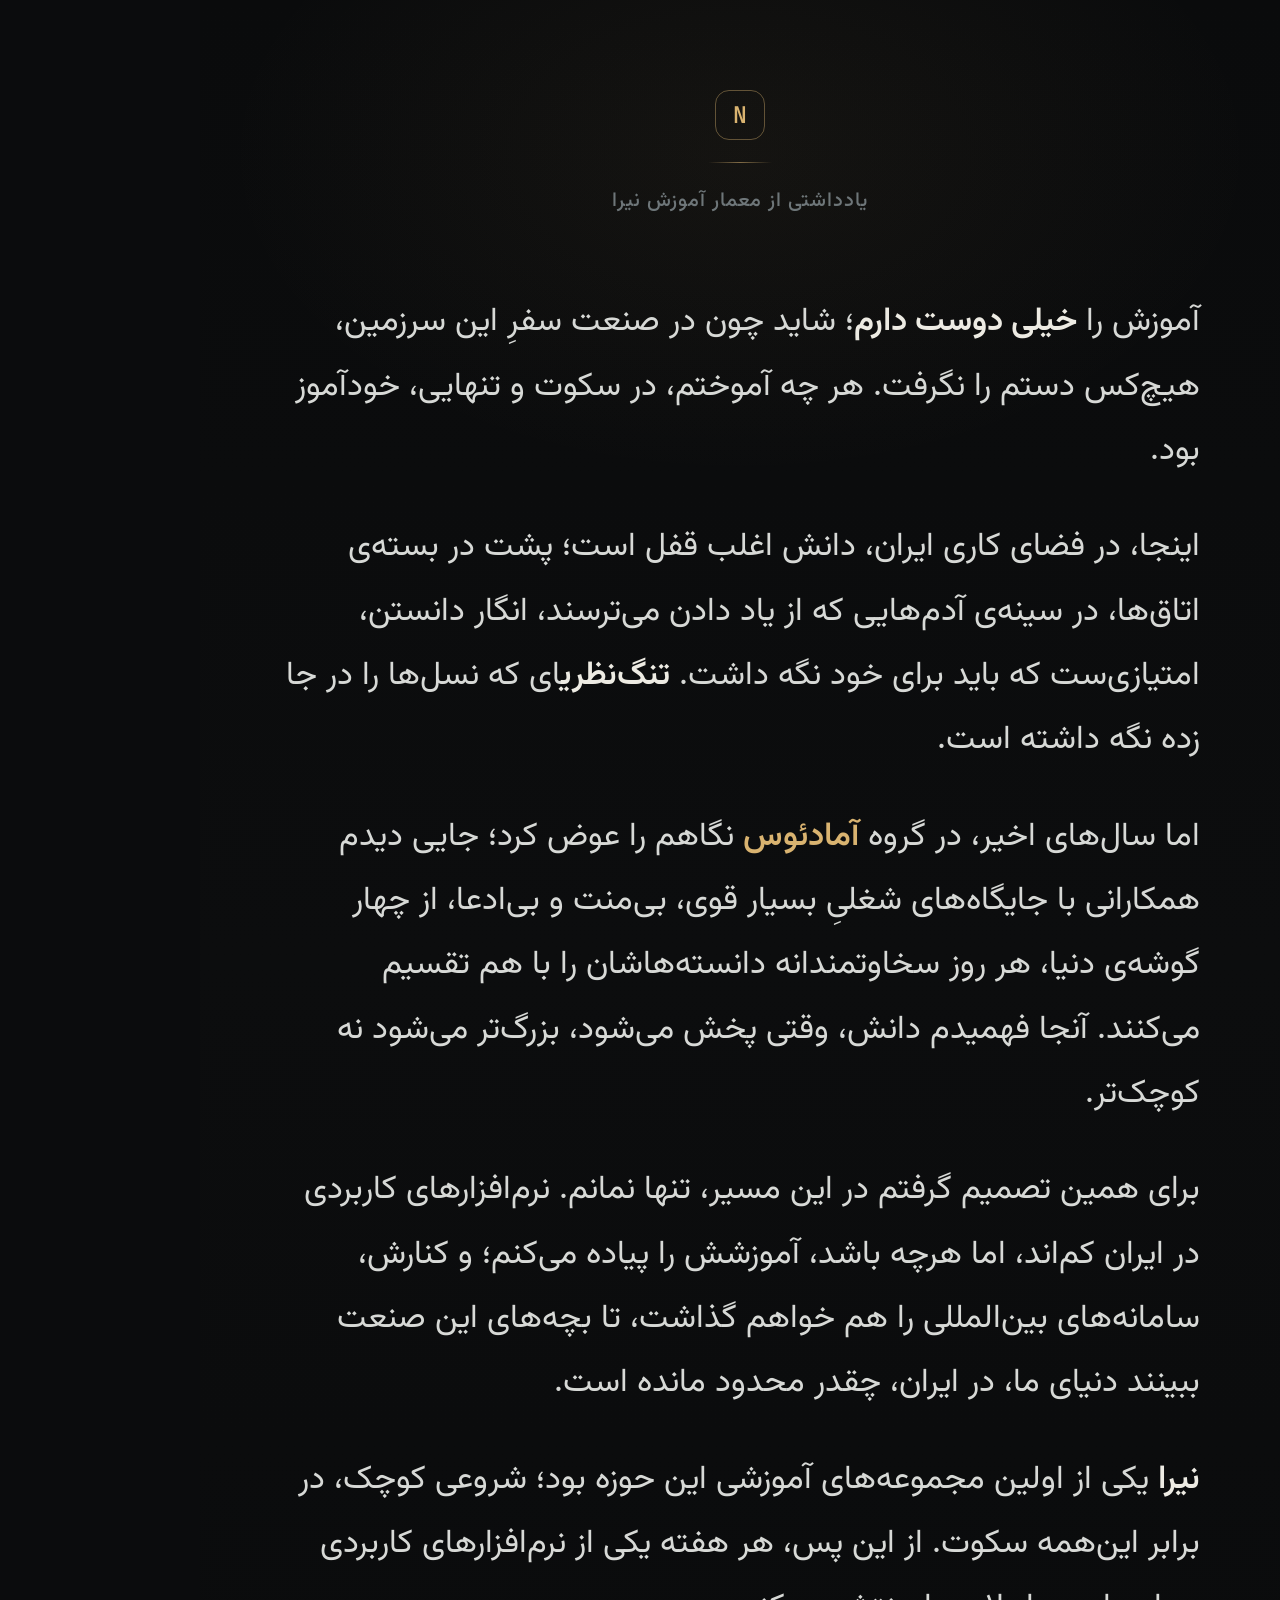
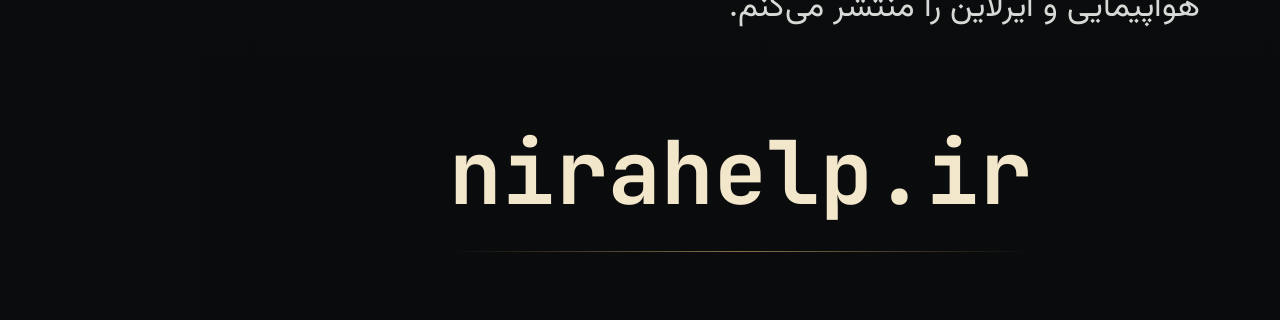
<file: poster_story.html>
<!DOCTYPE html>
<html lang="fa" dir="rtl">
<head>
<meta charset="UTF-8">
<title>درد دل ساده</title>
<style>
@import url('https://fonts.googleapis.com/css2?family=Vazirmatn:wght@300;400;500;600;700;800&family=JetBrains+Mono:wght@500;600;700&display=swap');

*{margin:0;padding:0;box-sizing:border-box;}

html,body{
  width:1080px;
  height:1920px;
  background:#0B0C0D;
  font-family:'Vazirmatn',sans-serif;
  overflow:hidden;
}

.poster{
  position:relative;
  width:1080px;
  height:1920px;
  background:
    radial-gradient(ellipse 800px 500px at 50% 8%, rgba(217,179,112,0.05), transparent 65%),
    linear-gradient(180deg,#0A0B0C 0%, #0C0D0E 50%, #0A0B0C 100%);
  display:flex;
  flex-direction:column;
  align-items:center;
}

/* subtle paper-grain feel via faint noise lines */
.hairline{
  width:64px;
  height:1px;
  background:linear-gradient(90deg, transparent, rgba(217,179,112,0.55), transparent);
}

.top{
  margin-top:90px;
  display:flex;
  flex-direction:column;
  align-items:center;
  gap:22px;
}

.mark{
  width:50px;height:50px;
  border-radius:14px;
  border:1px solid rgba(217,179,112,0.4);
  display:flex;align-items:center;justify-content:center;
  font-family:'JetBrains Mono',monospace;
  font-weight:600;
  font-size:23px;
  color:#D9B370;
}

.eyebrow{
  font-size:20px;
  color:#6E7679;
  letter-spacing:1px;
  font-weight:500;
}

.body-wrap{
  flex:1;
  width:100%;
  display:flex;
  align-items:center;
  justify-content:center;
  padding:0 80px;
}

.confession{
  font-size:33px;
  line-height:1.95;
  font-weight:400;
  color:#D7D9D6;
  text-align:right;
  max-width:940px;
}

.confession .em{
  color:#EDEBE3;
  font-weight:600;
}

.confession .gold{
  color:#D9B370;
  font-weight:600;
}

.confession p{
  margin-bottom:32px;
}
.confession p:last-child{margin-bottom:0;}

.bottom{
  width:100%;
  padding-bottom:90px;
  display:flex;
  flex-direction:column;
  align-items:center;
  gap:28px;
}

.url{
  font-family:'JetBrains Mono',monospace;
  font-size:88px;
  font-weight:700;
  letter-spacing:0px;
  direction:ltr;
  color:#F2E6CB;
  position:relative;
}

.url::after{
  content:'';
  position:absolute;
  left:0; right:0; bottom:-22px;
  height:1px;
  background:linear-gradient(90deg, transparent, rgba(217,179,112,0.6), transparent);
}
</style>
</head>
<body>
<div class="poster">

  <div class="top">
    <div class="mark">N</div>
    <div class="hairline"></div>
    <div class="eyebrow">یادداشتی از معمار آموزش نیرا</div>
  </div>

  <div class="body-wrap">
    <div class="confession">
      <p>آموزش را <span class="em">خیلی دوست دارم</span>؛ شاید چون در صنعت سفرِ این سرزمین، هیچ‌کس دستم را نگرفت. هر چه آموختم، در سکوت و تنهایی، خودآموز بود.</p>

      <p>اینجا، در فضای کاری ایران، دانش اغلب قفل است؛ پشت در بسته‌ی اتاق‌ها، در سینه‌ی آدم‌هایی که از یاد دادن می‌ترسند، انگار دانستن، امتیازی‌ست که باید برای خود نگه داشت. <span class="em">تنگ‌نظری</span>ای که نسل‌ها را در جا زده نگه داشته است.</p>

      <p>اما سال‌های اخیر، در گروه <span class="gold">آمادئوس</span> نگاهم را عوض کرد؛ جایی دیدم همکارانی با جایگاه‌های شغلیِ بسیار قوی، بی‌منت و بی‌ادعا، از چهار گوشه‌ی دنیا، هر روز سخاوتمندانه دانسته‌هاشان را با هم تقسیم می‌کنند. آنجا فهمیدم دانش، وقتی پخش می‌شود، بزرگ‌تر می‌شود نه کوچک‌تر.</p>

      <p>برای همین تصمیم گرفتم در این مسیر، تنها نمانم. نرم‌افزارهای کاربردی در ایران کم‌اند، اما هرچه باشد، آموزشش را پیاده می‌کنم؛ و کنارش، سامانه‌های بین‌المللی را هم خواهم گذاشت، تا بچه‌های این صنعت ببینند دنیای ما، در ایران، چقدر محدود مانده است.</p>

      <p><span class="em">نیرا</span> یکی از اولین مجموعه‌های آموزشی این حوزه بود؛ شروعی کوچک، در برابر این‌همه سکوت. از این پس، هر هفته یکی از نرم‌افزارهای کاربردی هواپیمایی و ایرلاین را منتشر می‌کنم.</p>
    </div>
  </div>

  <div class="bottom">
    <div class="url">nirahelp.ir</div>
  </div>

</div>
</body>
</html>
</file>
